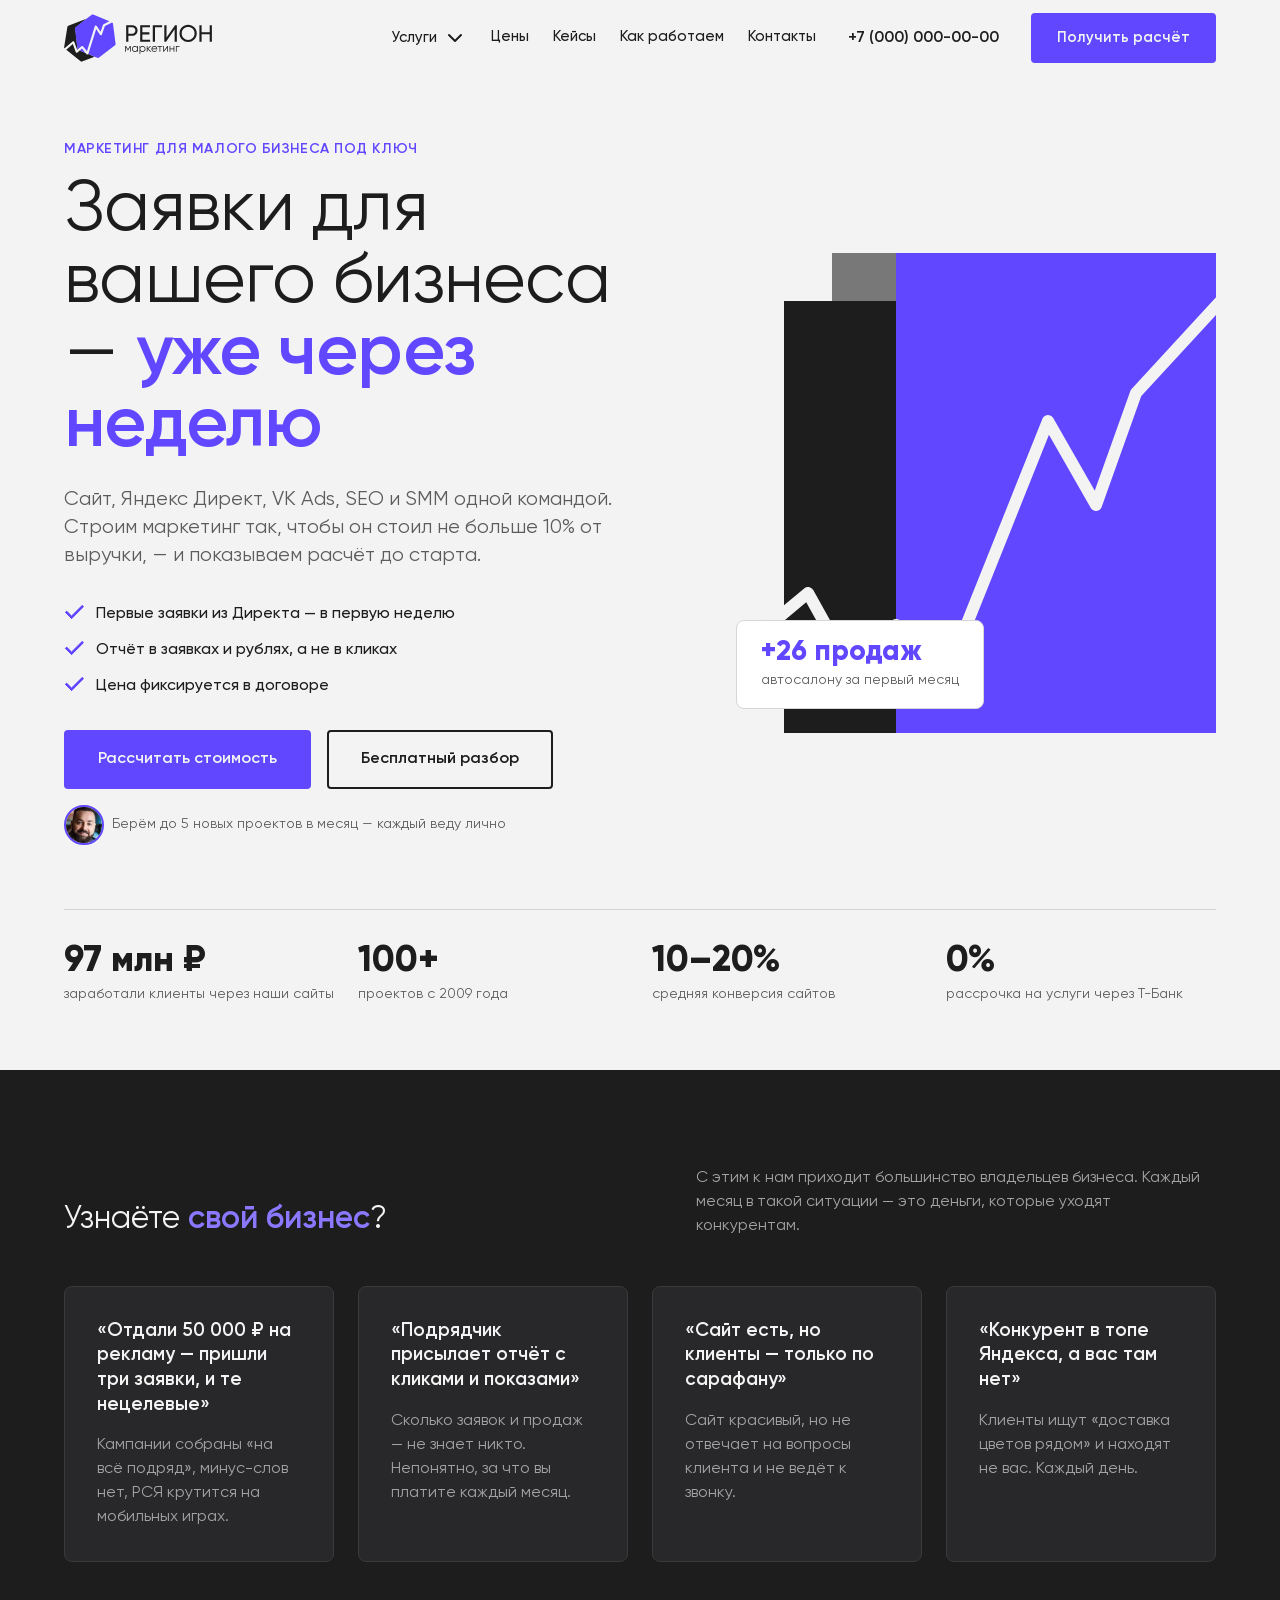
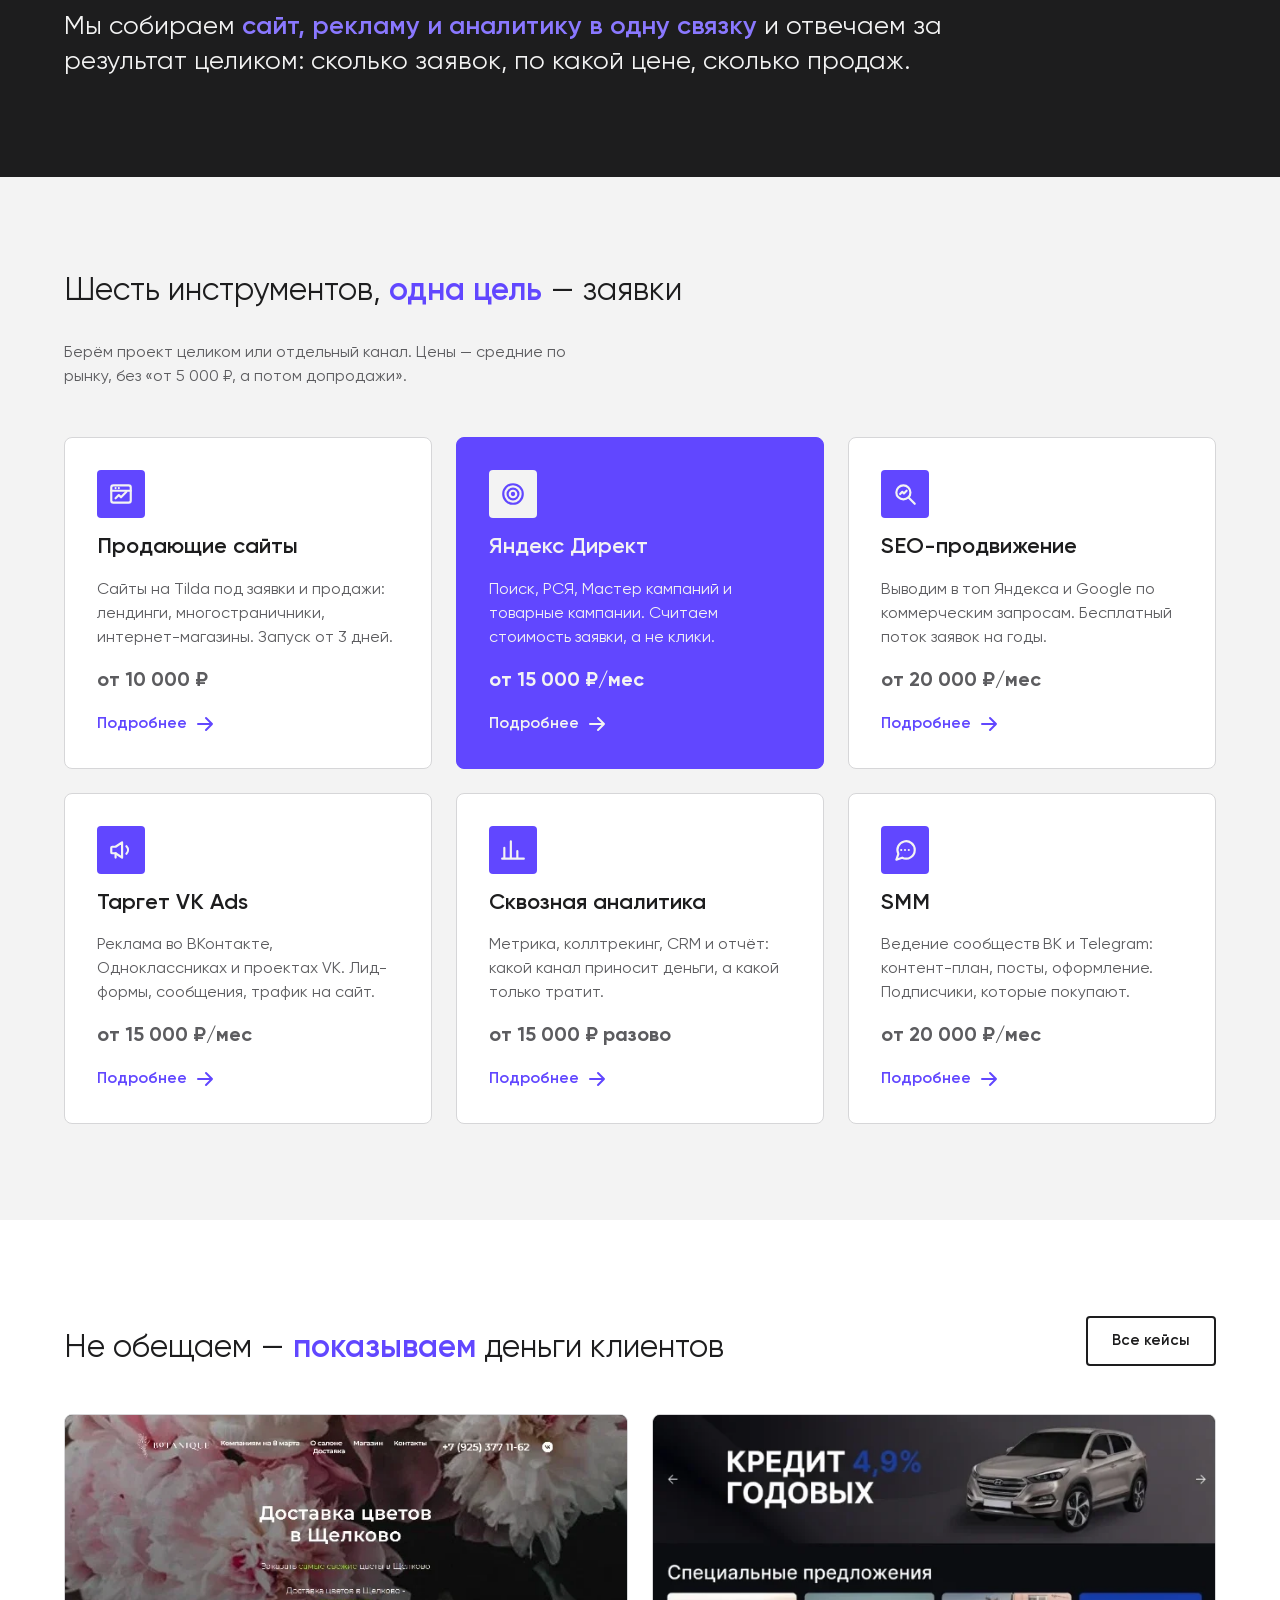
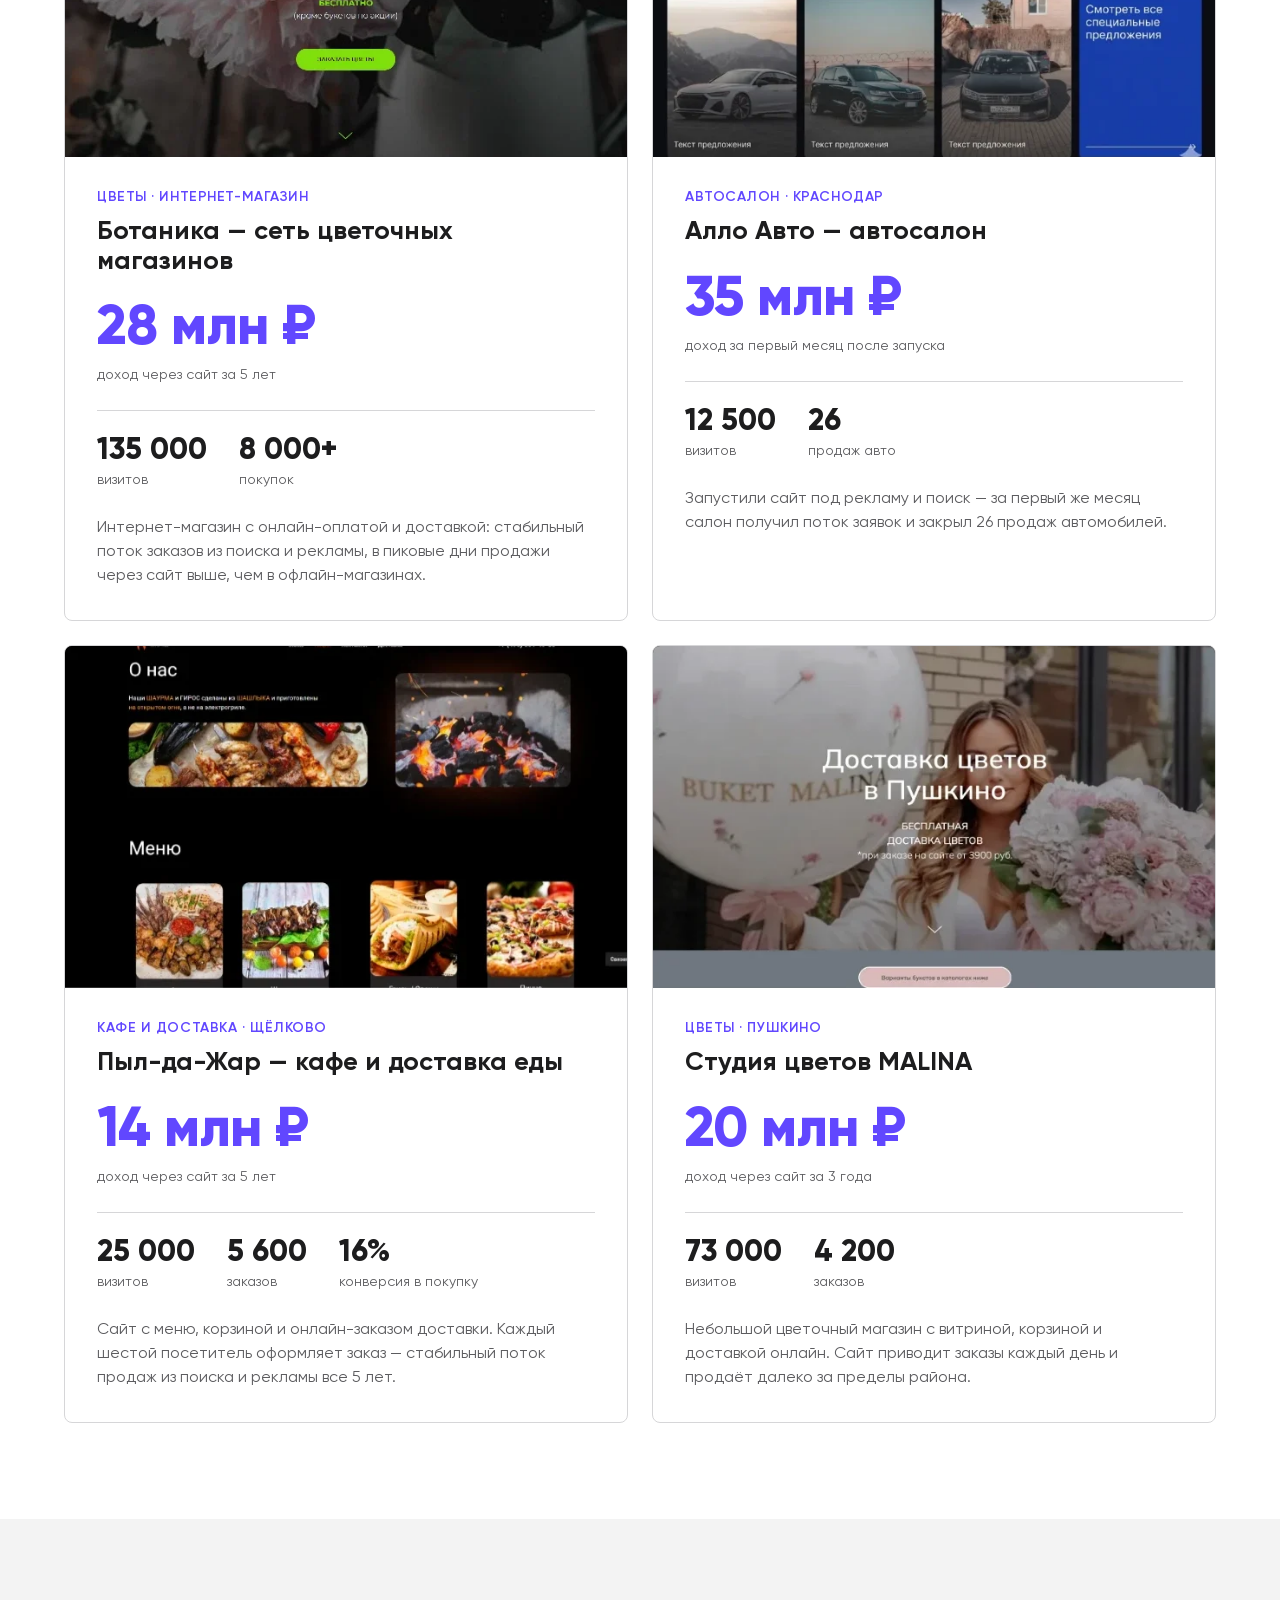
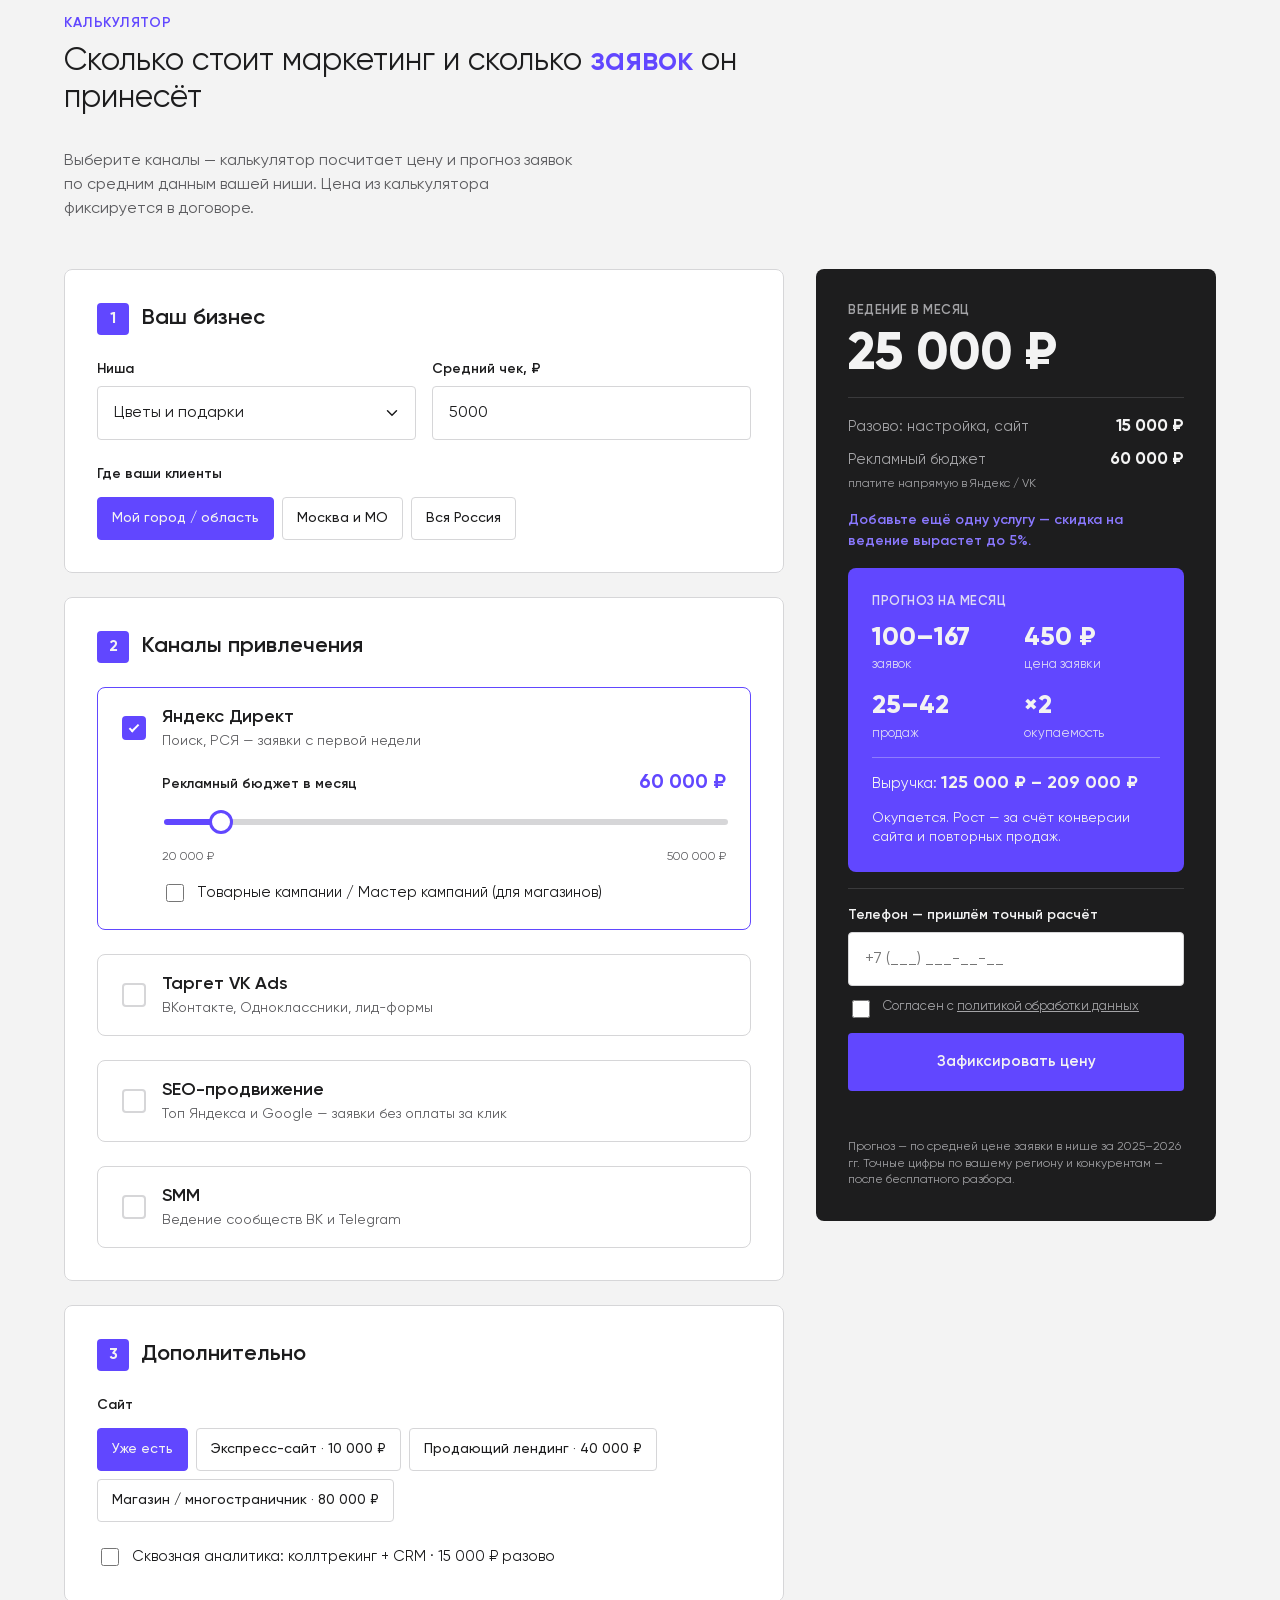
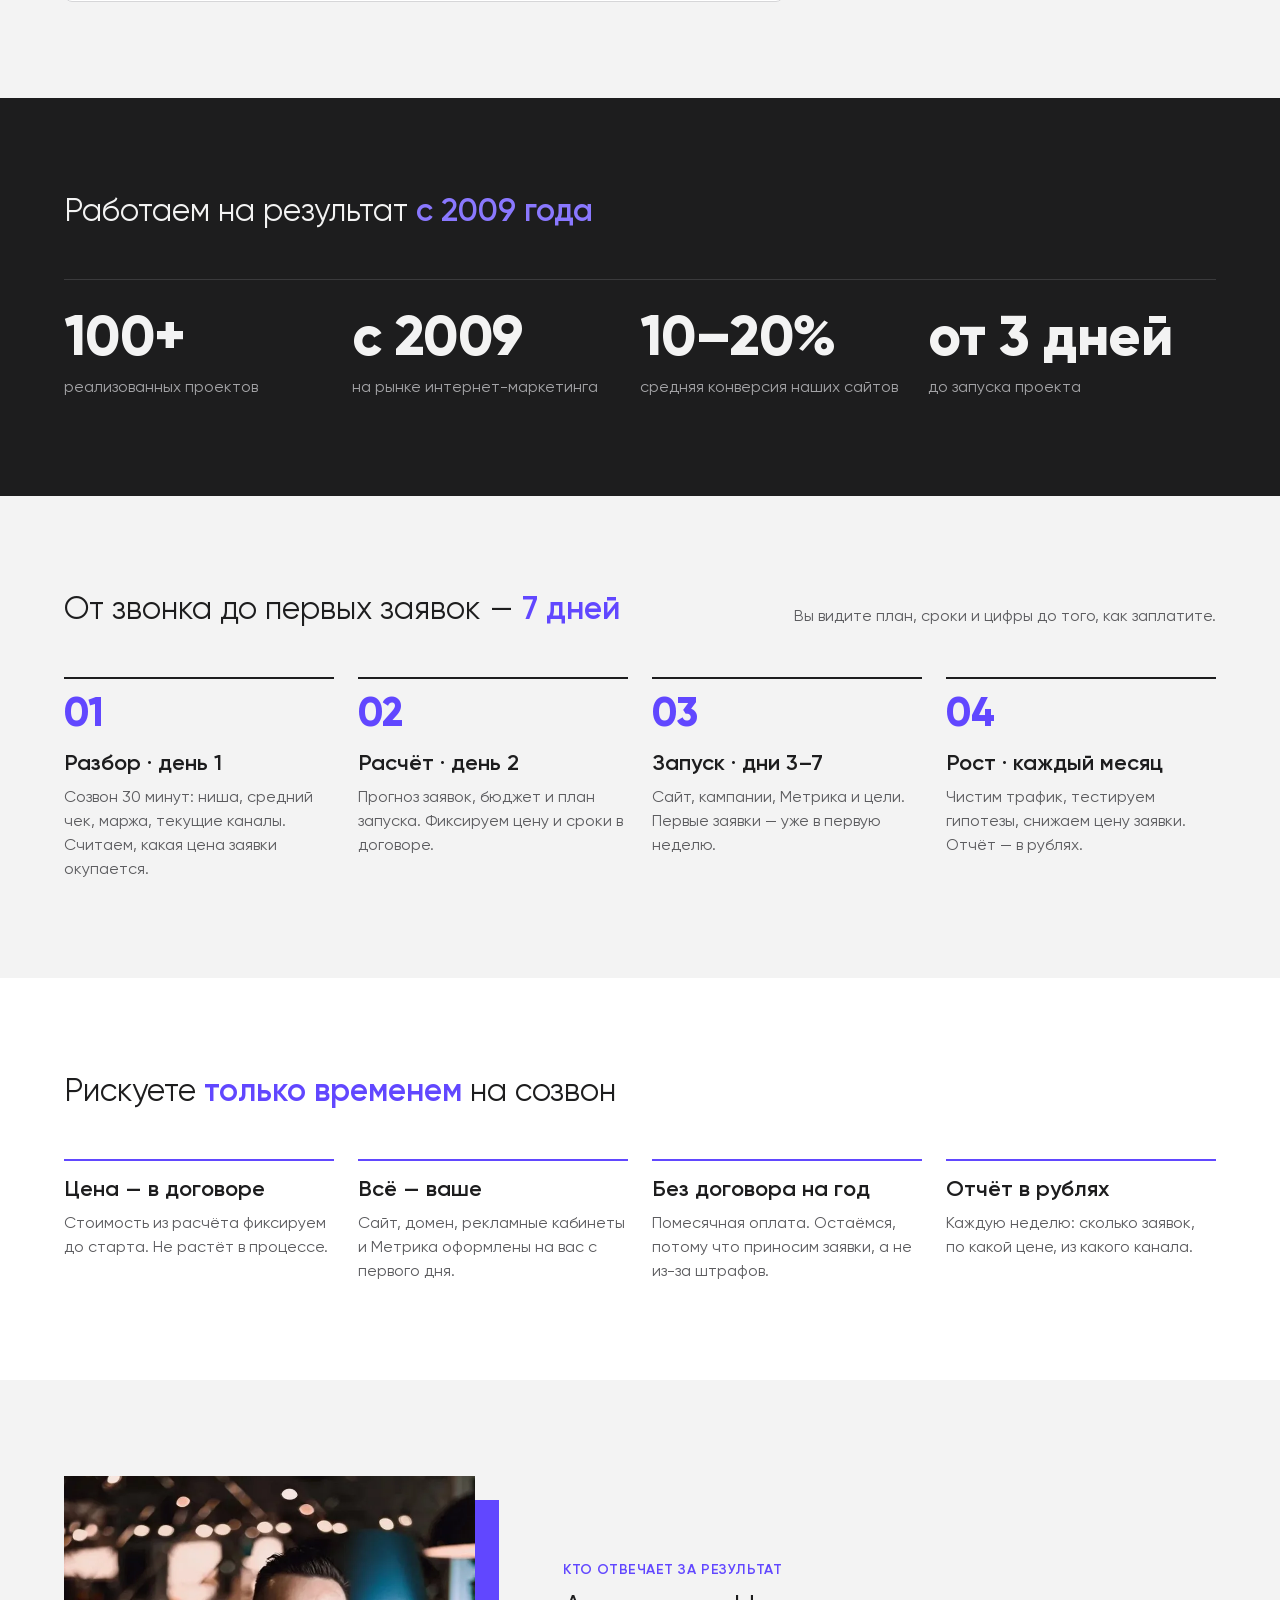
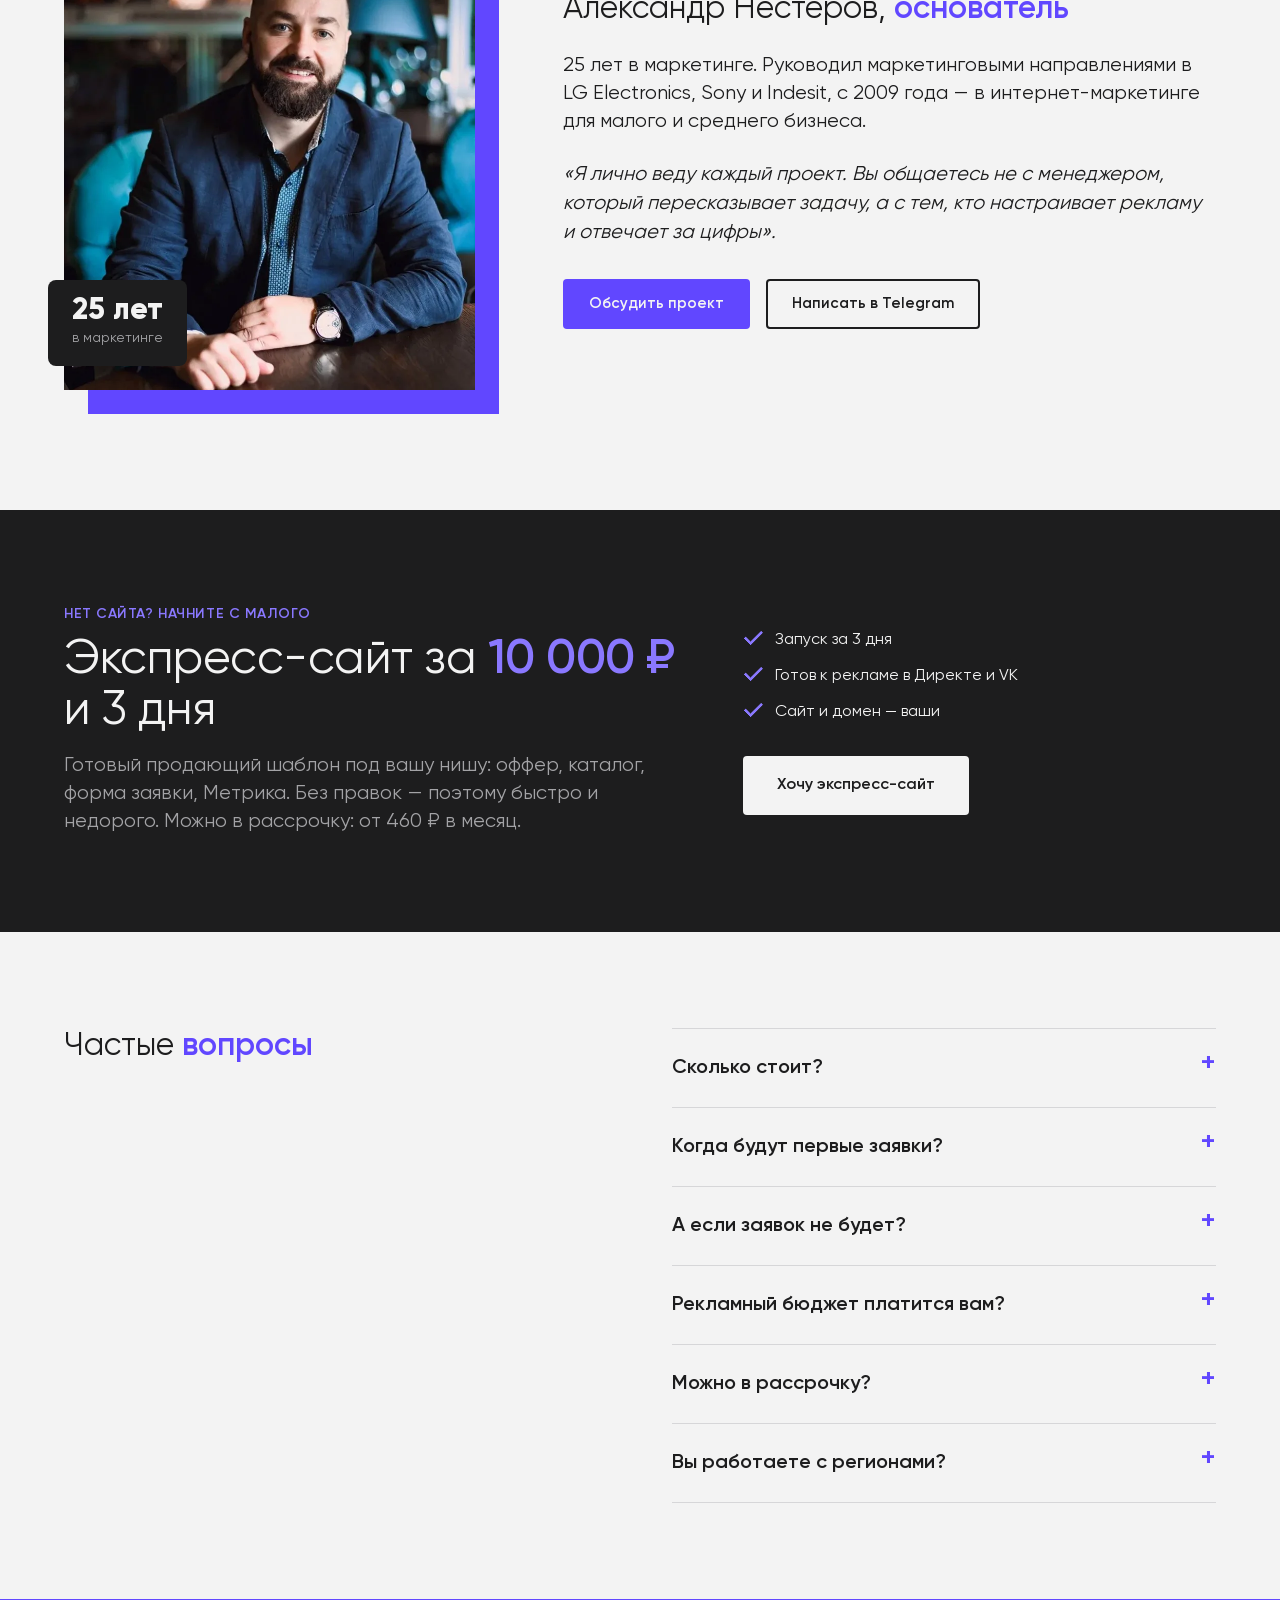
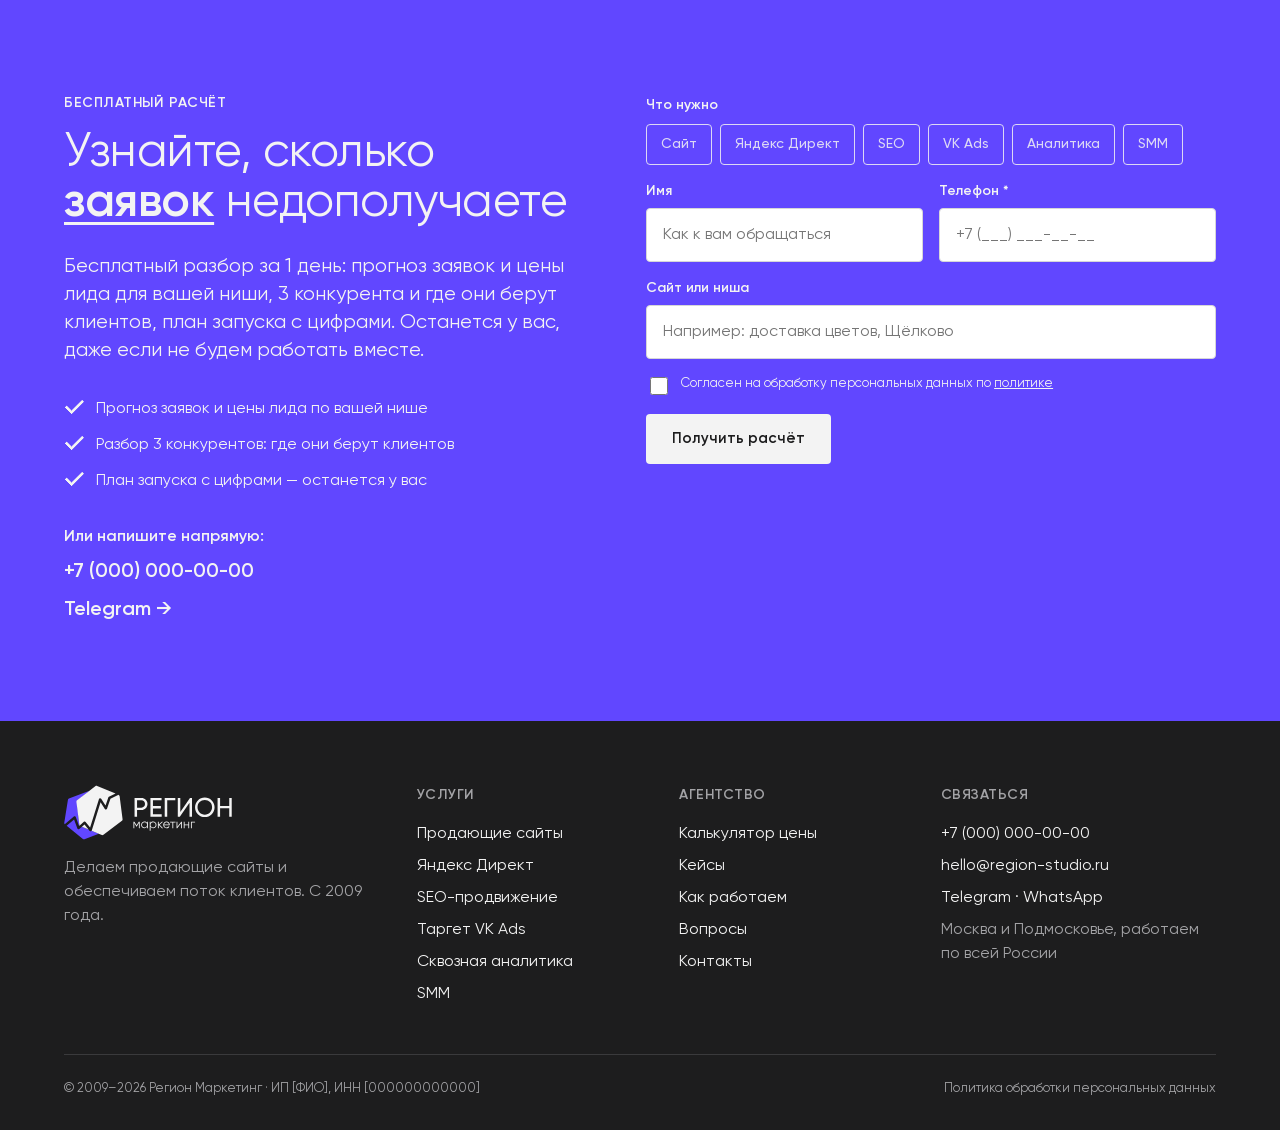
<file: region-site/index.html>
<!doctype html>
<html lang="ru">
<head>
<meta charset="utf-8">
<meta name="viewport" content="width=device-width, initial-scale=1">
<title>Регион Маркетинг — заявки для малого бизнеса: сайты, Яндекс Директ, SEO, VK Ads, SMM</title>
<meta name="description" content="Маркетинг для малого бизнеса под ключ: сайт, Яндекс Директ, VK Ads, SEO и SMM. Калькулятор стоимости и прогноз заявок. 97 млн ₽ дохода клиентов, 100+ проектов с 2009 года.">

<link rel="canonical" href="https://region-studio.ru/">
<meta property="og:type" content="website">
<meta property="og:title" content="Регион Маркетинг — заявки для малого бизнеса: сайты, Яндекс Директ, SEO, VK Ads, SMM">
<meta property="og:description" content="Маркетинг для малого бизнеса под ключ: сайт, Яндекс Директ, VK Ads, SEO и SMM. Калькулятор стоимости и прогноз заявок. 97 млн ₽ дохода клиентов, 100+ проектов с 2009 года.">
<meta property="og:url" content="https://region-studio.ru/">
<meta property="og:locale" content="ru_RU">
<meta name="theme-color" content="#6147ff">
<link rel="icon" href="assets/img/favicon.svg" type="image/svg+xml">
<link rel="preload" href="assets/fonts/Gilroy-Regular.woff2" as="font" type="font/woff2" crossorigin>
<link rel="preload" href="assets/fonts/Gilroy-Bold.woff2" as="font" type="font/woff2" crossorigin>
<link rel="stylesheet" href="assets/css/style.css">

</head>
<body>
<a class="skip" href="#main">К содержанию</a>
<header class="header">
  <div class="container header__in">
    <a class="header__logo" href="index.html" aria-label="Регион Маркетинг — на главную"><img src="assets/img/logo-light.svg" alt="Регион Маркетинг" width="150" height="48"></a>
    <nav class="nav" aria-label="Основное меню">
      <div class="nav__drop"><button type="button" aria-expanded="false" aria-haspopup="true">Услуги <svg class="icon" viewBox="0 0 24 24" aria-hidden="true"><path d="m6 9 6 6 6-6"/></svg></button><div class="nav__menu"><a href="sites.html">Продающие сайты</a><a href="direct.html">Яндекс Директ</a><a href="seo.html">SEO-продвижение</a><a href="vk-ads.html">Таргет VK Ads</a><a href="analytics.html">Сквозная аналитика</a><a href="smm.html">SMM</a></div></div>
      <a href="calculator.html">Цены</a>
      <a href="cases.html">Кейсы</a>
      <a href="index.html#process">Как работаем</a>
      <a href="contacts.html">Контакты</a>
    </nav>
    <a class="header__phone" href="tel:+70000000000">+7 (000) 000-00-00</a>
    <a class="rg-btn rg-btn--primary header__cta" href="#lead" data-open-lead>Получить расчёт</a>
    <button class="burger" type="button" aria-label="Меню" aria-expanded="false"><svg class="icon" viewBox="0 0 24 24" aria-hidden="true"><path d="M4 7h16M4 12h16M4 17h16"/></svg></button>
  </div>
</header>
<nav class="mobile-nav" aria-label="Мобильное меню">
  <a href="sites.html">Продающие сайты</a><a href="direct.html">Яндекс Директ</a><a href="seo.html">SEO-продвижение</a><a href="vk-ads.html">Таргет VK Ads</a><a href="analytics.html">Сквозная аналитика</a><a href="smm.html">SMM</a>
  <a href="calculator.html">Калькулятор цены</a>
  <a href="cases.html">Кейсы</a>
  <a href="contacts.html">Контакты</a>
  <a href="tel:+70000000000">+7 (000) 000-00-00</a>
  <a class="rg-btn rg-btn--primary" href="#lead" data-open-lead>Получить расчёт</a>
</nav>
<main id="main">
<section class="hero">
  <div class="container hero__grid">
    <div>
      <p class="label">Маркетинг для малого бизнеса под ключ</p>
      <h1 class="rg-headline display">Заявки для вашего бизнеса — <em>уже через неделю</em></h1>
      <p class="lead">Сайт, Яндекс Директ, VK Ads, SEO и SMM одной командой. Строим маркетинг так, чтобы он стоил не больше 10% от выручки, — и показываем расчёт до старта.</p>
      <ul class="checks hero__checks">
        <li>Первые заявки из Директа — в первую неделю</li>
        <li>Отчёт в заявках и рублях, а не в кликах</li>
        <li>Цена фиксируется в договоре</li>
      </ul>
      <div class="btn-row">
        <a class="rg-btn rg-btn--primary rg-btn--lg" href="#calculator">Рассчитать стоимость</a>
        <a class="rg-btn rg-btn--secondary rg-btn--lg" href="#lead" data-open-lead>Бесплатный разбор</a>
      </div>
      <p class="hero__slots"><img src="assets/img/founder-avatar.webp" alt="" width="40" height="40">Берём до 5 новых проектов в месяц — каждый веду лично</p>
    </div>
    <div class="hero__art" aria-hidden="true">
  <svg viewBox="0 0 480 480" preserveAspectRatio="xMidYMid slice">
    <rect x="96" y="0" width="64" height="48" fill="#787878"/>
    <rect x="48" y="48" width="208" height="432" fill="#1d1d1e"/>
    <rect x="160" y="0" width="320" height="480" fill="#6147ff"/>
    <polyline class="growth" stroke="#f3f3f3" points="0,400 72,340 112,412 160,372 208,428 312,168 360,252 400,140 492,40"/>
  </svg>
  <div class="hero__badge"><b>+26 продаж</b><span>автосалону за первый месяц</span></div>
</div>
  </div>
  <div class="container">
    <div class="proof">
      <div><b>97 млн ₽</b><span>заработали клиенты через наши сайты</span></div>
      <div><b>100+</b><span>проектов с 2009 года</span></div>
      <div><b>10–20%</b><span>средняя конверсия сайтов</span></div>
      <div><b>0%</b><span>рассрочка на услуги через Т-Банк</span></div>
    </div>
  </div>
</section>

<section class="section section--ink">
  <div class="container">
    <div class="section__head">
      <h2 class="rg-headline h2">Узнаёте <em>свой бизнес</em>?</h2>
      <p class="muted">С этим к нам приходит большинство владельцев бизнеса. Каждый месяц в такой ситуации — это деньги, которые уходят конкурентам.</p>
    </div>
    <div class="grid grid--4 pains"><div class="card pain"><h3 class="h3">«Отдали 50 000 ₽ на рекламу — пришли три заявки, и те нецелевые»</h3><p class="muted">Кампании собраны «на всё подряд», минус-слов нет, РСЯ крутится на мобильных играх.</p></div><div class="card pain"><h3 class="h3">«Подрядчик присылает отчёт с кликами и показами»</h3><p class="muted">Сколько заявок и продаж — не знает никто. Непонятно, за что вы платите каждый месяц.</p></div><div class="card pain"><h3 class="h3">«Сайт есть, но клиенты — только по сарафану»</h3><p class="muted">Сайт красивый, но не отвечает на вопросы клиента и не ведёт к звонку.</p></div><div class="card pain"><h3 class="h3">«Конкурент в топе Яндекса, а вас там нет»</h3><p class="muted">Клиенты ищут «доставка цветов рядом» и находят не вас. Каждый день.</p></div></div>
    <p class="pains__answer">Мы собираем <b>сайт, рекламу и аналитику в одну связку</b> и отвечаем за результат целиком: сколько заявок, по какой цене, сколько продаж.</p>
  </div>
</section>

<section class="section" id="services">
  <div class="container">
    <div class="section__head">
      <h2 class="rg-headline h2">Шесть инструментов, <em>одна цель</em> — заявки</h2>
      <p class="muted">Берём проект целиком или отдельный канал. Цены — средние по рынку, без «от 5 000 ₽, а потом допродажи».</p>
    </div>
    <div class="grid grid--3"><a class="card service" href="sites.html">
      <span class="service__icon"><svg class="icon" viewBox="0 0 24 24" aria-hidden="true"><rect x="3" y="4" width="18" height="16" rx="2"/><path d="M3 9h18M7 6.5h.01M10 6.5h.01"/><path d="M7 16l3-3 2 2 5-5"/></svg></span>
      <h3 class="h3">Продающие сайты</h3>
      <p>Сайты на Tilda под заявки и продажи: лендинги, многостраничники, интернет-магазины. Запуск от 3 дней.</p>
      <p class="service__price">от 10 000 ₽</p>
      <span class="service__more">Подробнее <svg class="icon" viewBox="0 0 24 24" aria-hidden="true"><path d="M5 12h14M13 6l6 6-6 6"/></svg></span>
    </a><a class="card service service--featured" href="direct.html">
      <span class="service__icon"><svg class="icon" viewBox="0 0 24 24" aria-hidden="true"><circle cx="12" cy="12" r="9"/><circle cx="12" cy="12" r="5"/><circle cx="12" cy="12" r="1"/></svg></span>
      <h3 class="h3">Яндекс Директ</h3>
      <p>Поиск, РСЯ, Мастер кампаний и товарные кампании. Считаем стоимость заявки, а не клики.</p>
      <p class="service__price">от 15 000 ₽/мес</p>
      <span class="service__more">Подробнее <svg class="icon" viewBox="0 0 24 24" aria-hidden="true"><path d="M5 12h14M13 6l6 6-6 6"/></svg></span>
    </a><a class="card service" href="seo.html">
      <span class="service__icon"><svg class="icon" viewBox="0 0 24 24" aria-hidden="true"><circle cx="10.5" cy="10.5" r="6.5"/><path d="M15.5 15.5 21 21"/><path d="M7.5 12l2-2 1.5 1.5 2.5-2.5"/></svg></span>
      <h3 class="h3">SEO-продвижение</h3>
      <p>Выводим в топ Яндекса и Google по коммерческим запросам. Бесплатный поток заявок на годы.</p>
      <p class="service__price">от 20 000 ₽/мес</p>
      <span class="service__more">Подробнее <svg class="icon" viewBox="0 0 24 24" aria-hidden="true"><path d="M5 12h14M13 6l6 6-6 6"/></svg></span>
    </a><a class="card service" href="vk-ads.html">
      <span class="service__icon"><svg class="icon" viewBox="0 0 24 24" aria-hidden="true"><path d="M3 10v4a1 1 0 0 0 1 1h3l6 4V5L7 9H4a1 1 0 0 0-1 1z"/><path d="M17 8.5a5 5 0 0 1 0 7M7 15v4"/></svg></span>
      <h3 class="h3">Таргет VK Ads</h3>
      <p>Реклама во ВКонтакте, Одноклассниках и проектах VK. Лид-формы, сообщения, трафик на сайт.</p>
      <p class="service__price">от 15 000 ₽/мес</p>
      <span class="service__more">Подробнее <svg class="icon" viewBox="0 0 24 24" aria-hidden="true"><path d="M5 12h14M13 6l6 6-6 6"/></svg></span>
    </a><a class="card service" href="analytics.html">
      <span class="service__icon"><svg class="icon" viewBox="0 0 24 24" aria-hidden="true"><path d="M4 20V10M10 20V4M16 20v-7M22 20H2"/></svg></span>
      <h3 class="h3">Сквозная аналитика</h3>
      <p>Метрика, коллтрекинг, CRM и отчёт: какой канал приносит деньги, а какой только тратит.</p>
      <p class="service__price">от 15 000 ₽ разово</p>
      <span class="service__more">Подробнее <svg class="icon" viewBox="0 0 24 24" aria-hidden="true"><path d="M5 12h14M13 6l6 6-6 6"/></svg></span>
    </a><a class="card service" href="smm.html">
      <span class="service__icon"><svg class="icon" viewBox="0 0 24 24" aria-hidden="true"><path d="M21 12a8 8 0 0 1-11.6 7.1L4 21l1.9-5.4A8 8 0 1 1 21 12z"/><path d="M8.5 12h.01M12 12h.01M15.5 12h.01"/></svg></span>
      <h3 class="h3">SMM</h3>
      <p>Ведение сообществ ВК и Telegram: контент-план, посты, оформление. Подписчики, которые покупают.</p>
      <p class="service__price">от 20 000 ₽/мес</p>
      <span class="service__more">Подробнее <svg class="icon" viewBox="0 0 24 24" aria-hidden="true"><path d="M5 12h14M13 6l6 6-6 6"/></svg></span>
    </a></div>
  </div>
</section>

<section class="section section--raised" id="cases">
  <div class="container">
    <div class="section__head">
      <h2 class="rg-headline h2">Не обещаем — <em>показываем</em> деньги клиентов</h2>
      <a class="rg-btn rg-btn--secondary" href="cases.html">Все кейсы</a>
    </div>
    <div class="cases"><article class="case">
  <div class="case__img"><img src="assets/img/cases/botanika.webp" alt="Главный экран сайта доставки цветов «Ботаника» в Щёлково" loading="lazy" width="650" height="395"></div>
  <div class="case__body">
    <p class="label">Цветы · интернет-магазин</p>
    <h3 class="case__title">Ботаника — сеть цветочных магазинов</h3>
    <p class="case__money">28 млн ₽</p>
    <p class="case__money-cap">доход через сайт за 5 лет</p>
    <div class="case__stats"><div><b>135 000</b><span>визитов</span></div><div><b>8 000+</b><span>покупок</span></div></div>
    <p class="case__text">Интернет-магазин с онлайн-оплатой и доставкой: стабильный поток заказов из поиска и рекламы, в пиковые дни продажи через сайт выше, чем в офлайн-магазинах.</p>
  </div>
</article><article class="case">
  <div class="case__img"><img src="assets/img/cases/allo-avto.webp" alt="Сайт автосалона «Алло Авто»: баннер «Кредит 4,9% годовых» и спецпредложения" loading="lazy" width="650" height="395"></div>
  <div class="case__body">
    <p class="label">Автосалон · Краснодар</p>
    <h3 class="case__title">Алло Авто — автосалон</h3>
    <p class="case__money">35 млн ₽</p>
    <p class="case__money-cap">доход за первый месяц после запуска</p>
    <div class="case__stats"><div><b>12 500</b><span>визитов</span></div><div><b>26</b><span>продаж авто</span></div></div>
    <p class="case__text">Запустили сайт под рекламу и поиск — за первый же месяц салон получил поток заявок и закрыл 26 продаж автомобилей.</p>
  </div>
</article><article class="case">
  <div class="case__img"><img src="assets/img/cases/pyl-da-zhar.webp" alt="Сайт кафе «Пыл-да-Жар»: блок «О нас» и меню с шаурмой и шашлыком" loading="lazy" width="650" height="395"></div>
  <div class="case__body">
    <p class="label">Кафе и доставка · Щёлково</p>
    <h3 class="case__title">Пыл-да-Жар — кафе и доставка еды</h3>
    <p class="case__money">14 млн ₽</p>
    <p class="case__money-cap">доход через сайт за 5 лет</p>
    <div class="case__stats"><div><b>25 000</b><span>визитов</span></div><div><b>5 600</b><span>заказов</span></div><div><b>16%</b><span>конверсия в покупку</span></div></div>
    <p class="case__text">Сайт с меню, корзиной и онлайн-заказом доставки. Каждый шестой посетитель оформляет заказ — стабильный поток продаж из поиска и рекламы все 5 лет.</p>
  </div>
</article><article class="case">
  <div class="case__img"><img src="assets/img/cases/malina.webp" alt="Сайт студии цветов MALINA: «Доставка цветов в Пушкино»" loading="lazy" width="650" height="395"></div>
  <div class="case__body">
    <p class="label">Цветы · Пушкино</p>
    <h3 class="case__title">Студия цветов MALINA</h3>
    <p class="case__money">20 млн ₽</p>
    <p class="case__money-cap">доход через сайт за 3 года</p>
    <div class="case__stats"><div><b>73 000</b><span>визитов</span></div><div><b>4 200</b><span>заказов</span></div></div>
    <p class="case__text">Небольшой цветочный магазин с витриной, корзиной и доставкой онлайн. Сайт приводит заказы каждый день и продаёт далеко за пределы района.</p>
  </div>
</article></div>
  </div>
</section>

<section class="section" id="calculator">
  <div class="container">
    <div class="section__head">
      <div><p class="label">Калькулятор</p><h2 class="rg-headline h2" style="margin-top:12px">Сколько стоит маркетинг и сколько <em>заявок</em> он принесёт</h2></div>
      <p class="muted">Выберите каналы — калькулятор посчитает цену и прогноз заявок по средним данным вашей ниши. Цена из калькулятора фиксируется в договоре.</p>
    </div>
    <div class="calc" id="calc">
      <div class="calc__form">
        <fieldset class="calc-step">
          <legend><span>1</span> Ваш бизнес</legend>
          <div class="row2">
            <div class="field"><label for="c-niche">Ниша</label><select id="c-niche" name="niche"><option value="flowers" selected>Цветы и подарки</option><option value="food">Кафе, доставка еды</option><option value="beauty">Красота, медицина</option><option value="repair">Ремонт, стройка, услуги для дома</option><option value="auto">Авто: продажа и сервис</option><option value="edu">Обучение, курсы</option><option value="realty">Недвижимость</option><option value="b2b">B2B, производство, опт</option><option value="other">Другое</option></select></div>
            <div class="field"><label for="c-check">Средний чек, ₽</label><input id="c-check" name="check" type="number" min="0" step="500" value="5000" inputmode="numeric"></div>
          </div>
          <div class="field"><span class="field__label">Где ваши клиенты</span><div class="opts"><label><input type="radio" name="region" value="local" checked><span>Мой город / область</span></label><label><input type="radio" name="region" value="msk"><span>Москва и МО</span></label><label><input type="radio" name="region" value="rf"><span>Вся Россия</span></label></div></div>
        </fieldset>

        <fieldset class="calc-step">
          <legend><span>2</span> Каналы привлечения</legend>
          <div class="calc-svc" data-svc="direct">
      <label class="calc-svc__head">
        <input type="checkbox" name="svc_direct" checked>
        <span class="calc-svc__check" aria-hidden="true"></span>
        <span><b>Яндекс Директ</b><small>Поиск, РСЯ — заявки с первой недели</small></span>
      </label>
      <div class="calc-svc__opts"><div class="calc-range">
        <div class="calc-range__top"><label for="c-direct_budget">Рекламный бюджет в месяц</label><output data-out="direct_budget">60 000 ₽</output></div>
        <input id="c-direct_budget" type="range" name="direct_budget" min="20000" max="500000" step="5000" value="60000">
        <div class="calc-range__scale"><span>20 000 ₽</span><span>500 000 ₽</span></div>
      </div><label class="tick"><input type="checkbox" name="direct_shop"><span>Товарные кампании / Мастер кампаний (для магазинов)</span></label></div>
    </div>
          <div class="calc-svc" data-svc="vk-ads">
      <label class="calc-svc__head">
        <input type="checkbox" name="svc_vk">
        <span class="calc-svc__check" aria-hidden="true"></span>
        <span><b>Таргет VK Ads</b><small>ВКонтакте, Одноклассники, лид-формы</small></span>
      </label>
      <div class="calc-svc__opts"><div class="calc-range">
        <div class="calc-range__top"><label for="c-vk_budget">Рекламный бюджет в месяц</label><output data-out="vk_budget">30 000 ₽</output></div>
        <input id="c-vk_budget" type="range" name="vk_budget" min="15000" max="300000" step="5000" value="30000">
        <div class="calc-range__scale"><span>15 000 ₽</span><span>300 000 ₽</span></div>
      </div></div>
    </div>
          <div class="calc-svc" data-svc="seo">
      <label class="calc-svc__head">
        <input type="checkbox" name="svc_seo">
        <span class="calc-svc__check" aria-hidden="true"></span>
        <span><b>SEO-продвижение</b><small>Топ Яндекса и Google — заявки без оплаты за клик</small></span>
      </label>
      <div class="calc-svc__opts"><div class="field"><span class="field__label">Сайт</span><div class="opts"><label><input type="radio" name="seo_size" value="landing"><span>Лендинг</span></label><label><input type="radio" name="seo_size" value="site" checked><span>Сайт до 50 стр.</span></label><label><input type="radio" name="seo_size" value="shop"><span>Интернет-магазин</span></label></div></div></div>
    </div>
          <div class="calc-svc" data-svc="smm">
      <label class="calc-svc__head">
        <input type="checkbox" name="svc_smm">
        <span class="calc-svc__check" aria-hidden="true"></span>
        <span><b>SMM</b><small>Ведение сообществ ВК и Telegram</small></span>
      </label>
      <div class="calc-svc__opts"><div class="field"><span class="field__label">Постов в неделю</span><div class="opts"><label><input type="radio" name="smm_posts" value="3" checked><span>3</span></label><label><input type="radio" name="smm_posts" value="5"><span>5</span></label><label><input type="radio" name="smm_posts" value="7"><span>7</span></label></div></div><label class="tick"><input type="checkbox" name="smm_tg"><span>+ Telegram-канал</span></label><label class="tick"><input type="checkbox" name="smm_video"><span>+ Клипы и истории</span></label></div>
    </div>
        </fieldset>

        <fieldset class="calc-step">
          <legend><span>3</span> Дополнительно</legend>
          <div class="field"><span class="field__label">Сайт</span><div class="opts"><label><input type="radio" name="site" value="none" checked><span>Уже есть</span></label><label><input type="radio" name="site" value="express"><span>Экспресс-сайт · 10 000 ₽</span></label><label><input type="radio" name="site" value="landing"><span>Продающий лендинг · 40 000 ₽</span></label><label><input type="radio" name="site" value="shop"><span>Магазин / многостраничник · 80 000 ₽</span></label></div></div>
          <label class="tick"><input type="checkbox" name="analytics"><span>Сквозная аналитика: коллтрекинг + CRM · 15 000 ₽ разово</span></label>
        </fieldset>
      </div>

      <aside class="calc__sum" aria-live="polite">
        <p class="calc__sum-label">Ведение в месяц</p>
        <p class="calc__big" data-r="monthly">0 ₽</p>
        <dl class="calc__rows">
          <div data-r="disc-row" hidden><dt>Скидка за пакет</dt><dd data-r="disc"></dd></div>
          <div><dt>Разово: настройка, сайт</dt><dd data-r="once">0 ₽</dd></div>
          <div><dt>Рекламный бюджет<br><small>платите напрямую в Яндекс / VK</small></dt><dd data-r="ads">—</dd></div>
        </dl>
        <p class="calc__upsell" data-r="upsell"></p>
        <p class="calc__empty" data-r="empty" hidden>Выберите хотя бы один канал.</p>

        <div class="calc__fc" data-r="forecast">
          <p class="calc__sum-label">Прогноз на месяц</p>
          <div class="calc__fc-grid">
            <div><b data-r="leads">—</b><span>заявок</span></div>
            <div><b data-r="cpl">—</b><span>цена заявки</span></div>
            <div><b data-r="sales">—</b><span>продаж</span></div>
            <div><b data-r="romi">—</b><span>окупаемость</span></div>
          </div>
          <p class="calc__rev">Выручка: <b data-r="revenue">—</b></p>
          <p class="calc__note" data-r="romi-note"></p>
        </div>
        <p class="calc__note" data-r="seo-note" hidden>SEO и SMM работают накопительно: первые заявки из поиска — через 2–4 месяца, дальше поток растёт без оплаты за клик.</p>

        <form class="lead-form calc__form-lead" novalidate>
          <input type="hidden" name="calc" value="">
          <input type="hidden" name="service[]" value="Калькулятор">
          <div class="field"><label for="calc-phone">Телефон — пришлём точный расчёт</label><input id="calc-phone" name="phone" type="tel" autocomplete="tel" inputmode="tel" placeholder="+7 (___) ___-__-__" required></div>
          <input class="hp" type="text" name="website" tabindex="-1" autocomplete="off" aria-hidden="true">
          <label class="consent"><input type="checkbox" name="consent" required><span>Согласен с <a href="privacy.html" target="_blank">политикой обработки данных</a></span></label>
          <button class="rg-btn rg-btn--primary" type="submit">Зафиксировать цену</button>
          <p class="form-note" role="status" aria-live="polite"></p>
        </form>
        <p class="calc__fine">Прогноз — по средней цене заявки в нише за 2025–2026 гг. Точные цифры по вашему региону и конкурентам — после бесплатного разбора.</p>
      </aside>
    </div>
  </div>
</section>

<section class="section section--ink">
  <div class="container">
    <div class="section__head"><h2 class="rg-headline h2">Работаем на результат <em>с 2009 года</em></h2></div>
    <div class="stats"><div><b>100+</b><span>реализованных проектов</span></div><div><b>с 2009</b><span>на рынке интернет-маркетинга</span></div><div><b>10–20%</b><span>средняя конверсия наших сайтов</span></div><div><b>от 3 дней</b><span>до запуска проекта</span></div></div>
  </div>
</section>

<section class="section" id="process">
  <div class="container">
    <div class="section__head">
      <h2 class="rg-headline h2">От звонка до первых заявок — <em>7 дней</em></h2>
      <p class="muted">Вы видите план, сроки и цифры до того, как заплатите.</p>
    </div>
    <ol class="steps">
      <li><h3 class="h3">Разбор · день 1</h3><p>Созвон 30 минут: ниша, средний чек, маржа, текущие каналы. Считаем, какая цена заявки окупается.</p></li>
      <li><h3 class="h3">Расчёт · день 2</h3><p>Прогноз заявок, бюджет и план запуска. Фиксируем цену и сроки в договоре.</p></li>
      <li><h3 class="h3">Запуск · дни 3–7</h3><p>Сайт, кампании, Метрика и цели. Первые заявки — уже в первую неделю.</p></li>
      <li><h3 class="h3">Рост · каждый месяц</h3><p>Чистим трафик, тестируем гипотезы, снижаем цену заявки. Отчёт — в рублях.</p></li>
    </ol>
  </div>
</section>

<section class="section section--raised">
  <div class="container">
    <div class="section__head"><h2 class="rg-headline h2">Рискуете <em>только временем</em> на созвон</h2></div>
    <div class="grid grid--4"><div class="guar"><h3 class="h3">Цена — в договоре</h3><p class="muted">Стоимость из расчёта фиксируем до старта. Не растёт в процессе.</p></div><div class="guar"><h3 class="h3">Всё — ваше</h3><p class="muted">Сайт, домен, рекламные кабинеты и Метрика оформлены на вас с первого дня.</p></div><div class="guar"><h3 class="h3">Без договора на год</h3><p class="muted">Помесячная оплата. Остаёмся, потому что приносим заявки, а не из-за штрафов.</p></div><div class="guar"><h3 class="h3">Отчёт в рублях</h3><p class="muted">Каждую неделю: сколько заявок, по какой цене, из какого канала.</p></div></div>
  </div>
</section>

<section class="section">
  <div class="container founder">
    <div class="founder__media">
      <div class="founder__img"><img src="assets/img/founder.webp" alt="Александр Нестеров, основатель агентства «Регион Маркетинг»" width="800" height="1202" loading="lazy"></div>
      <div class="founder__badge"><b>25 лет</b><span>в маркетинге</span></div>
    </div>
    <div>
      <p class="label">Кто отвечает за результат</p>
      <h2 class="rg-headline h2" style="margin:12px 0 24px">Александр Нестеров, <em>основатель</em></h2>
      <p class="lead">25 лет в маркетинге. Руководил маркетинговыми направлениями в LG Electronics, Sony и Indesit, с 2009 года — в интернет-маркетинге для малого и среднего бизнеса.</p>
      <blockquote class="founder__quote">«Я лично веду каждый проект. Вы общаетесь не с менеджером, который пересказывает задачу, а с тем, кто настраивает рекламу и отвечает за цифры».</blockquote>
      <div class="btn-row"><a class="rg-btn rg-btn--primary" href="#lead" data-open-lead>Обсудить проект</a><a class="rg-btn rg-btn--secondary" href="https://t.me/USERNAME" target="_blank" rel="noopener">Написать в Telegram</a></div>
    </div>
  </div>
</section>

<section class="section section--ink">
  <div class="container express">
    <div>
      <p class="label">Нет сайта? Начните с малого</p>
      <h2 class="rg-headline h1" style="margin:12px 0 16px">Экспресс-сайт за <em>10 000 ₽</em> и 3 дня</h2>
      <p class="lead muted">Готовый продающий шаблон под вашу нишу: оффер, каталог, форма заявки, Метрика. Без правок — поэтому быстро и недорого. Можно в рассрочку: от 460 ₽ в месяц.</p>
    </div>
    <div class="express__cta">
      <ul class="checks"><li>Запуск за 3 дня</li><li>Готов к рекламе в Директе и VK</li><li>Сайт и домен — ваши</li></ul>
      <a class="rg-btn rg-btn--on-accent rg-btn--lg" href="#lead" data-open-lead data-service="Сайт">Хочу экспресс-сайт</a>
    </div>
  </div>
</section>

<section class="section" id="faq">
  <div class="container split">
    <h2 class="rg-headline h2">Частые <em>вопросы</em></h2>
    <div class="faq">
      <details><summary>Сколько стоит?</summary><p>Ведение Директа — от 15 000 ₽/мес, VK Ads — от 15 000 ₽/мес, SEO — от 20 000 ₽/мес, SMM — от 20 000 ₽/мес, сайт — от 10 000 ₽. Точную сумму для вашей ниши покажет <a href="#calculator">калькулятор</a>, а на разборе зафиксируем её в договоре.</p></details>
      <details><summary>Когда будут первые заявки?</summary><p>Из Яндекс Директа и VK Ads — обычно в первую неделю после запуска. SEO — накопительный канал: первые позиции через 2–4 месяца, дальше поток растёт без оплаты за клик.</p></details>
      <details><summary>А если заявок не будет?</summary><p>До старта считаем прогноз и показываем, на какую цену заявки ориентируемся. Если через месяц цифры хуже прогноза — разбираем причины и перестраиваем кампании без доплат. Договор помесячный: держать вас нечем, кроме результата.</p></details>
      <details><summary>Рекламный бюджет платится вам?</summary><p>Нет. Бюджет вы пополняете сами в своём кабинете Яндекса или VK — деньги под вашим контролем. Нам платите только за работу.</p></details>
      <details><summary>Можно в рассрочку?</summary><p>Да, через Т-Банк — без переплаты.</p></details>
      <details><summary>Вы работаете с регионами?</summary><p>Да. Большая часть клиентов — локальный бизнес Подмосковья и регионов: Щёлково, Пушкино, Краснодар. Работаем удалённо по всей России.</p></details>
    </div>
  </div>
</section>
<section class="section section--accent" id="lead">
  <div class="container cta__grid">
    <div>
      <p class="label">Бесплатный расчёт</p>
      <h2 class="rg-headline h1" style="margin-top:16px">Узнайте, сколько <em>заявок</em> недополучаете</h2>
      <p class="lead">Бесплатный разбор за 1 день: прогноз заявок и цены лида для вашей ниши, 3 конкурента и где они берут клиентов, план запуска с цифрами. Останется у вас, даже если не будем работать вместе.</p>
      <ul class="checks" style="margin-top:32px">
        <li>Прогноз заявок и цены лида по вашей нише</li>
        <li>Разбор 3 конкурентов: где они берут клиентов</li>
        <li>План запуска с цифрами — останется у вас</li>
      </ul>
      <div class="cta__contacts">
        <span>Или напишите напрямую:</span>
        <a href="tel:+70000000000">+7 (000) 000-00-00</a>
        <a href="https://t.me/USERNAME" target="_blank" rel="noopener">Telegram →</a>
      </div>
    </div>
    <form class="lead-form" novalidate>
    <fieldset class="chips"><legend>Что нужно</legend><label><input type="checkbox" name="service[]" value="Сайт"><span>Сайт</span></label><label><input type="checkbox" name="service[]" value="Яндекс Директ"><span>Яндекс Директ</span></label><label><input type="checkbox" name="service[]" value="SEO"><span>SEO</span></label><label><input type="checkbox" name="service[]" value="VK Ads"><span>VK Ads</span></label><label><input type="checkbox" name="service[]" value="Аналитика"><span>Аналитика</span></label><label><input type="checkbox" name="service[]" value="SMM"><span>SMM</span></label></fieldset>
    <div class="row2">
      <div class="field"><label for="cta-name">Имя</label><input id="cta-name" name="name" autocomplete="name" placeholder="Как к вам обращаться"></div>
      <div class="field"><label for="cta-phone">Телефон *</label><input id="cta-phone" name="phone" type="tel" autocomplete="tel" inputmode="tel" placeholder="+7 (___) ___-__-__" required></div>
    </div>
    <div class="field"><label for="cta-site">Сайт или ниша</label><input id="cta-site" name="site" placeholder="Например: доставка цветов, Щёлково"></div>
    <input class="hp" type="text" name="website" tabindex="-1" autocomplete="off" aria-hidden="true">
    <label class="consent"><input type="checkbox" name="consent" required><span>Согласен на обработку персональных данных по <a href="privacy.html" target="_blank">политике</a></span></label>
    <button class="rg-btn rg-btn--on-accent" type="submit">Получить расчёт</button>
    <p class="form-note" role="status" aria-live="polite"></p>
    </form>
  </div>
</section>
</main>
<footer class="footer">
  <div class="container">
    <div class="footer__grid">
      <div class="stack">
        <img class="footer__logo" src="assets/img/logo-dark.svg" alt="Регион Маркетинг" width="170" height="55" loading="lazy">
        <p class="muted" style="color:var(--ink-inverse-muted);max-width:300px">Делаем продающие сайты и обеспечиваем поток клиентов. С 2009 года.</p>
      </div>
      <div><h4>Услуги</h4><ul><li><a href="sites.html">Продающие сайты</a></li><li><a href="direct.html">Яндекс Директ</a></li><li><a href="seo.html">SEO-продвижение</a></li><li><a href="vk-ads.html">Таргет VK Ads</a></li><li><a href="analytics.html">Сквозная аналитика</a></li><li><a href="smm.html">SMM</a></li></ul></div>
      <div><h4>Агентство</h4><ul><li><a href="calculator.html">Калькулятор цены</a></li><li><a href="cases.html">Кейсы</a></li><li><a href="index.html#process">Как работаем</a></li><li><a href="index.html#faq">Вопросы</a></li><li><a href="contacts.html">Контакты</a></li></ul></div>
      <div><h4>Связаться</h4><ul>
        <li><a href="tel:+70000000000">+7 (000) 000-00-00</a></li>
        <li><a href="mailto:hello@region-studio.ru">hello@region-studio.ru</a></li>
        <li><a href="https://t.me/USERNAME" target="_blank" rel="noopener">Telegram</a> · <a href="https://wa.me/70000000000" target="_blank" rel="noopener">WhatsApp</a></li>
        <li style="color:var(--ink-inverse-muted)">Москва и Подмосковье, работаем по всей России</li>
      </ul></div>
    </div>
    <div class="footer__bottom">
      <span>© 2009–2026 Регион Маркетинг · ИП [ФИО], ИНН [000000000000]</span>
      <a href="privacy.html">Политика обработки персональных данных</a>
    </div>
  </div>
</footer>
<a class="rg-btn rg-btn--primary float-cta" href="#lead" data-open-lead>Получить расчёт</a>
<dialog class="modal" id="lead-modal" aria-labelledby="modal-title">
  <div class="modal__in">
    <button class="modal__close" type="button" aria-label="Закрыть"><svg class="icon" viewBox="0 0 24 24" aria-hidden="true"><path d="M6 6l12 12M18 6 6 18"/></svg></button>
    <h2 class="h3" id="modal-title">Бесплатный разбор вашего маркетинга</h2>
    <p class="muted">Перезвоним в течение рабочего часа. За 1 день пришлём прогноз заявок, цену лида и план запуска — даже если не будем работать вместе.</p>
    <form class="lead-form" novalidate>
    <fieldset class="chips"><legend>Что нужно</legend><label><input type="checkbox" name="service[]" value="Сайт"><span>Сайт</span></label><label><input type="checkbox" name="service[]" value="Яндекс Директ"><span>Яндекс Директ</span></label><label><input type="checkbox" name="service[]" value="SEO"><span>SEO</span></label><label><input type="checkbox" name="service[]" value="VK Ads"><span>VK Ads</span></label><label><input type="checkbox" name="service[]" value="Аналитика"><span>Аналитика</span></label><label><input type="checkbox" name="service[]" value="SMM"><span>SMM</span></label></fieldset>
    <div class="row2">
      <div class="field"><label for="m-name">Имя</label><input id="m-name" name="name" autocomplete="name" placeholder="Как к вам обращаться"></div>
      <div class="field"><label for="m-phone">Телефон *</label><input id="m-phone" name="phone" type="tel" autocomplete="tel" inputmode="tel" placeholder="+7 (___) ___-__-__" required></div>
    </div>
    <div class="field"><label for="m-site">Сайт или ниша</label><input id="m-site" name="site" placeholder="Например: доставка цветов, Щёлково"></div>
    <input class="hp" type="text" name="website" tabindex="-1" autocomplete="off" aria-hidden="true">
    <label class="consent"><input type="checkbox" name="consent" required><span>Согласен на обработку персональных данных по <a href="privacy.html" target="_blank">политике</a></span></label>
    <button class="rg-btn rg-btn--on-accent" type="submit">Получить расчёт</button>
    <p class="form-note" role="status" aria-live="polite"></p>
    </form>
  </div>
</dialog>
<script>window.RG_CONFIG={metrikaId:null,formEndpoint:"send.php",thanksPage:"thanks.html",phone:"+7 (000) 000-00-00",phoneRaw:"+70000000000",telegram:"https://t.me/USERNAME"};</script>
<script src="assets/js/main.js" defer></script>
<script>window.RG_PRICES={"direct": {"setup": 15000, "shopExtra": 7000, "fee": [[50000, 15000], [150000, 25000], [300000, 35000], [1000000000, 45000]]}, "vk": {"setup": 12000, "cplRatio": 1.1, "fee": [[50000, 15000], [150000, 22000], [1000000000, 30000]]}, "seo": {"region": {"local": 25000, "msk": 40000, "rf": 55000}, "size": {"landing": 0.8, "site": 1, "shop": 1.4}}, "smm": {"posts": {"3": 20000, "5": 28000, "7": 36000}, "telegram": 8000, "video": 10000, "setup": 8000}, "site": {"none": 0, "express": 10000, "landing": 40000, "shop": 80000}, "analytics": 15000, "bundle": {"0": 0, "1": 0, "2": 0.05, "3": 0.1, "4": 0.15}, "closeRate": 0.25, "niches": {"flowers": {"name": "Цветы и подарки", "cpl": 450}, "food": {"name": "Кафе, доставка еды", "cpl": 350}, "beauty": {"name": "Красота, медицина", "cpl": 700}, "repair": {"name": "Ремонт, стройка, услуги для дома", "cpl": 900}, "auto": {"name": "Авто: продажа и сервис", "cpl": 1200}, "edu": {"name": "Обучение, курсы", "cpl": 800}, "realty": {"name": "Недвижимость", "cpl": 2500}, "b2b": {"name": "B2B, производство, опт", "cpl": 2000}, "other": {"name": "Другое", "cpl": 1000}}, "regions": {"local": {"name": "Мой город / область", "cpl": 1}, "msk": {"name": "Москва и МО", "cpl": 1.35}, "rf": {"name": "Вся Россия", "cpl": 1.15}}};</script><script src="assets/js/calc.js" defer></script>
</body>
</html>
</file>
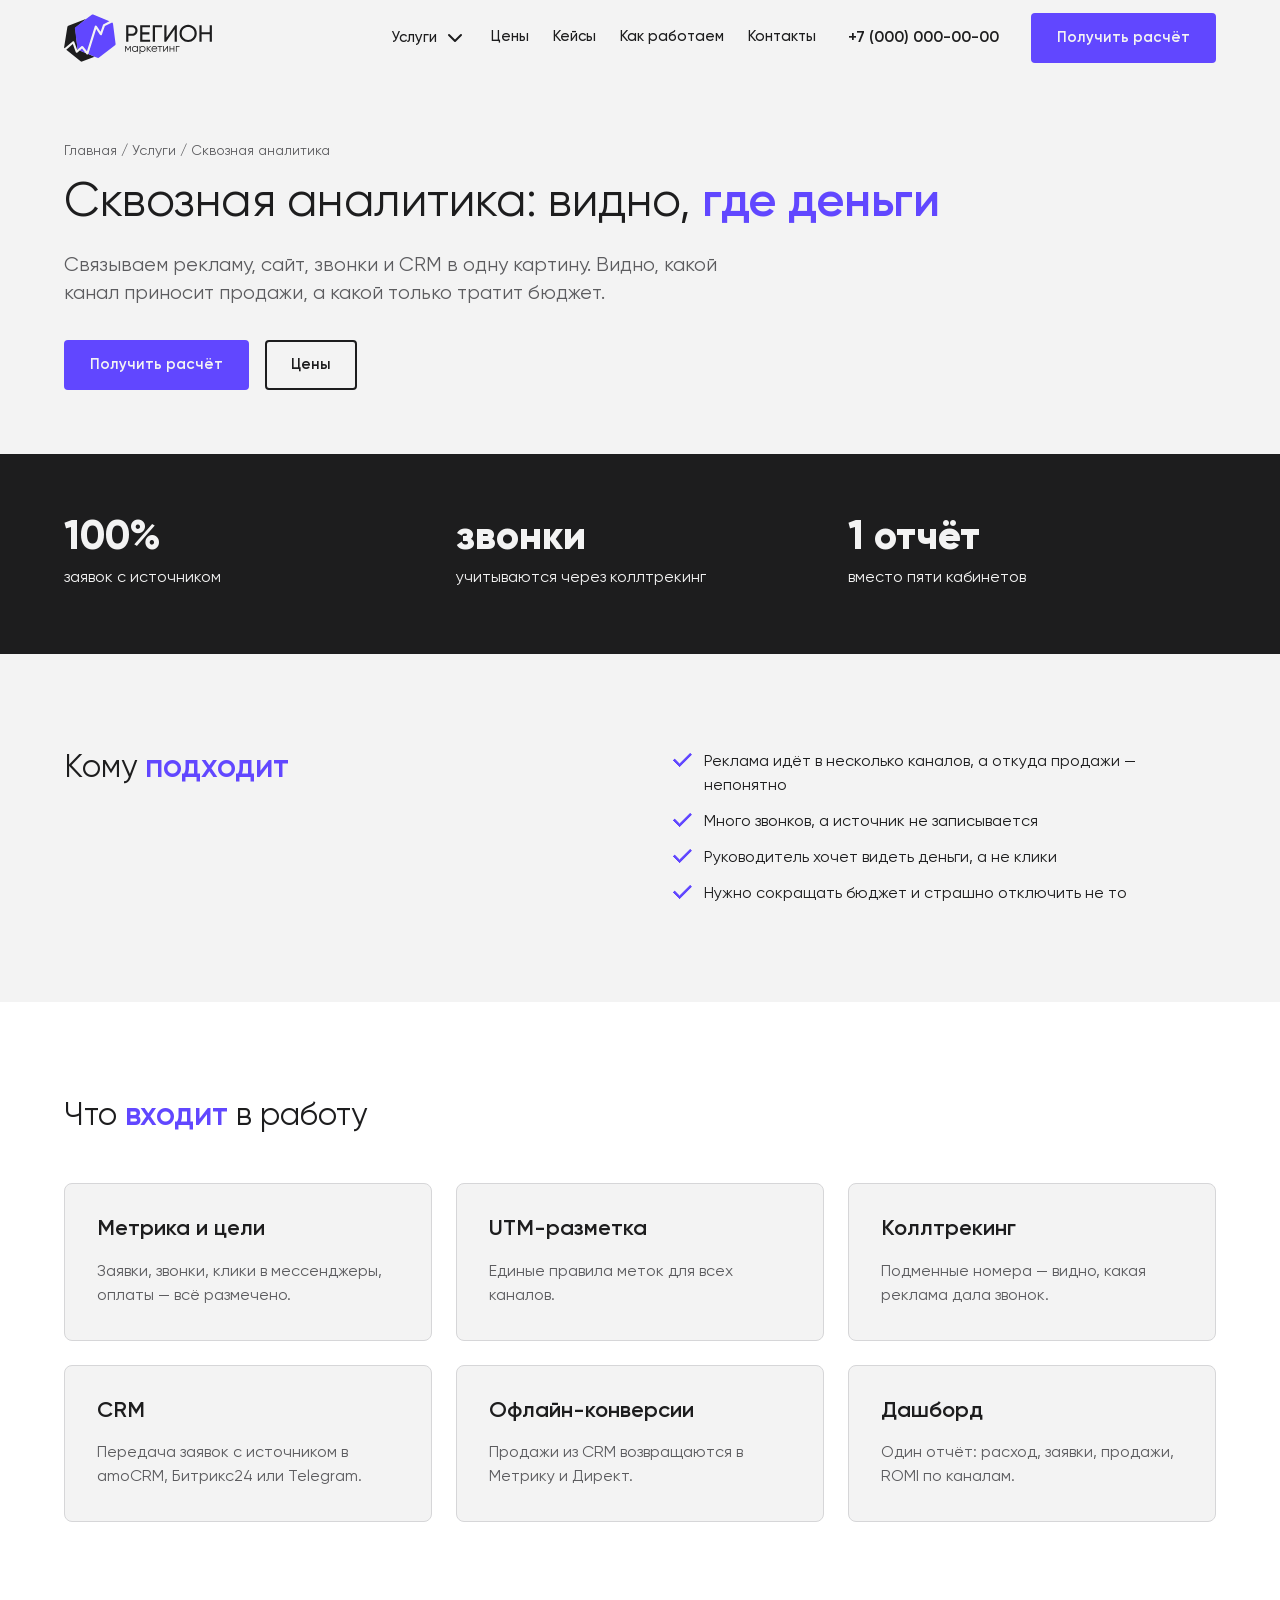
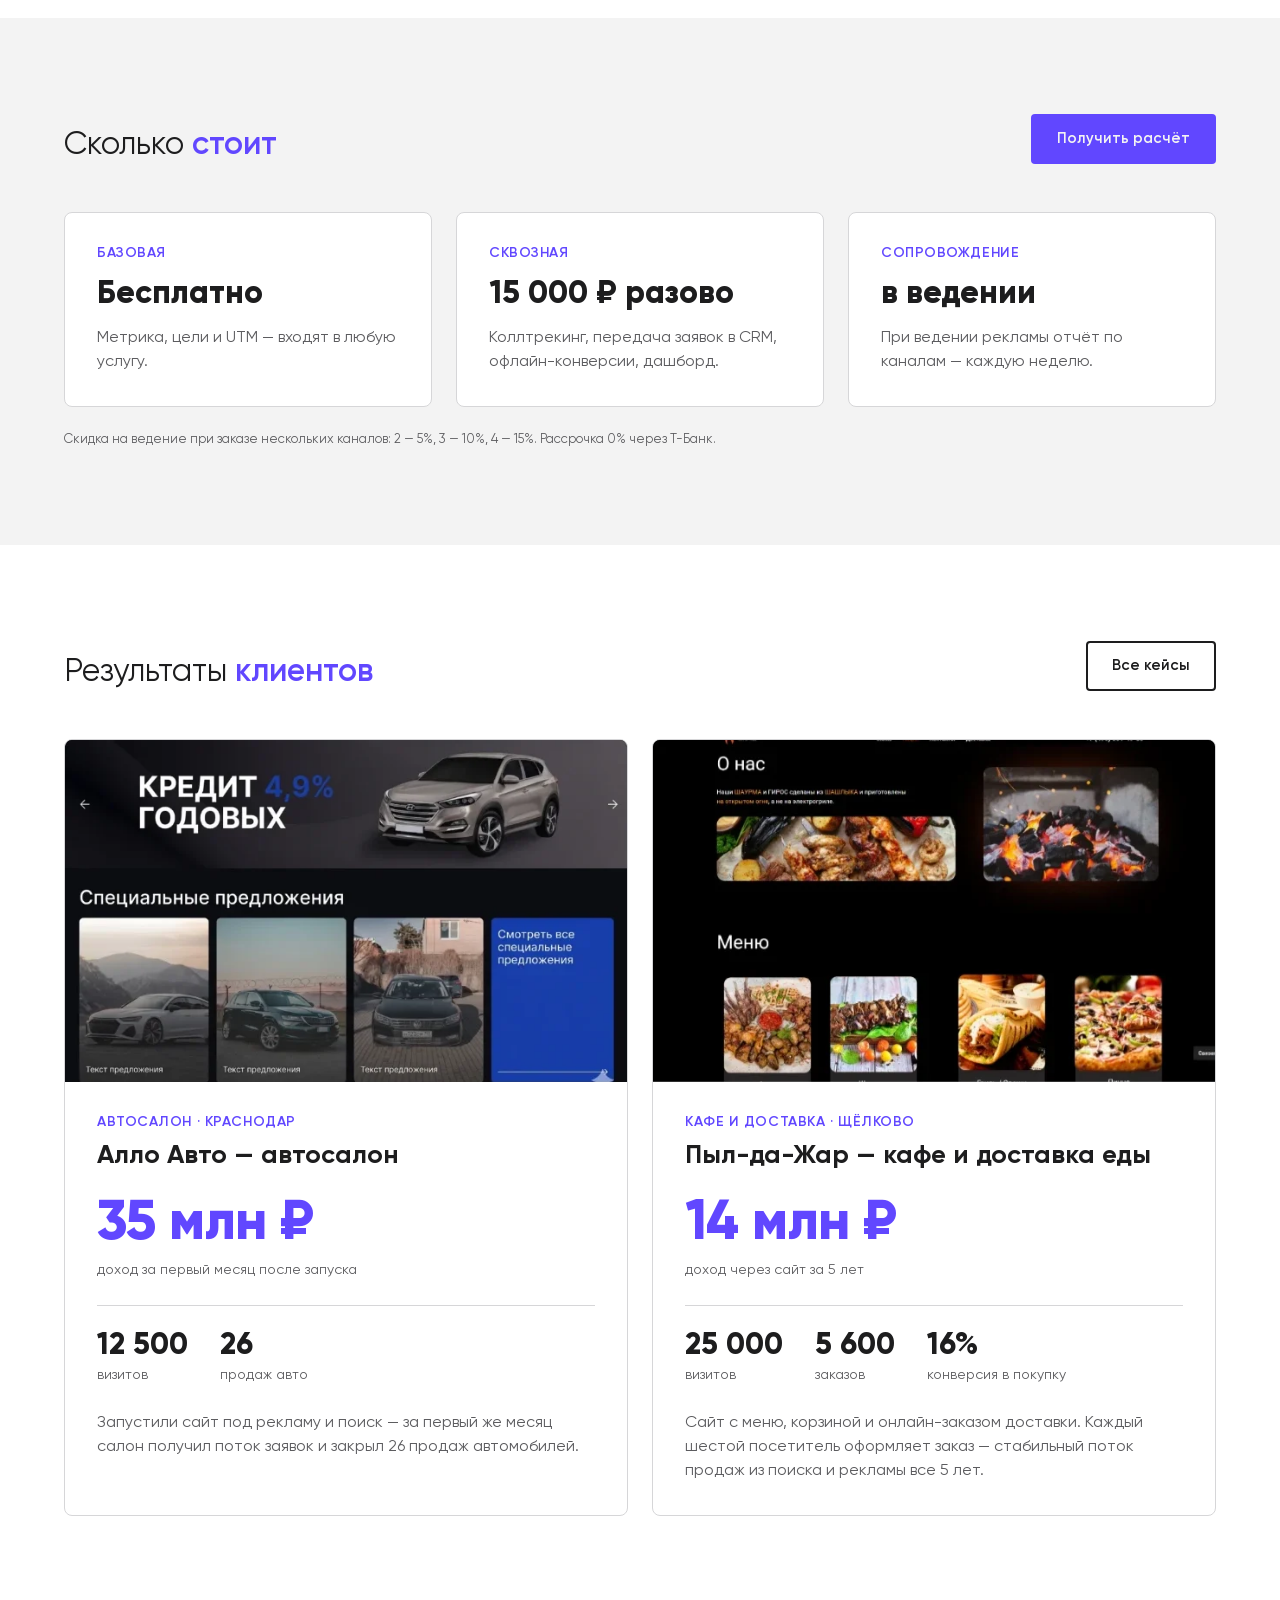
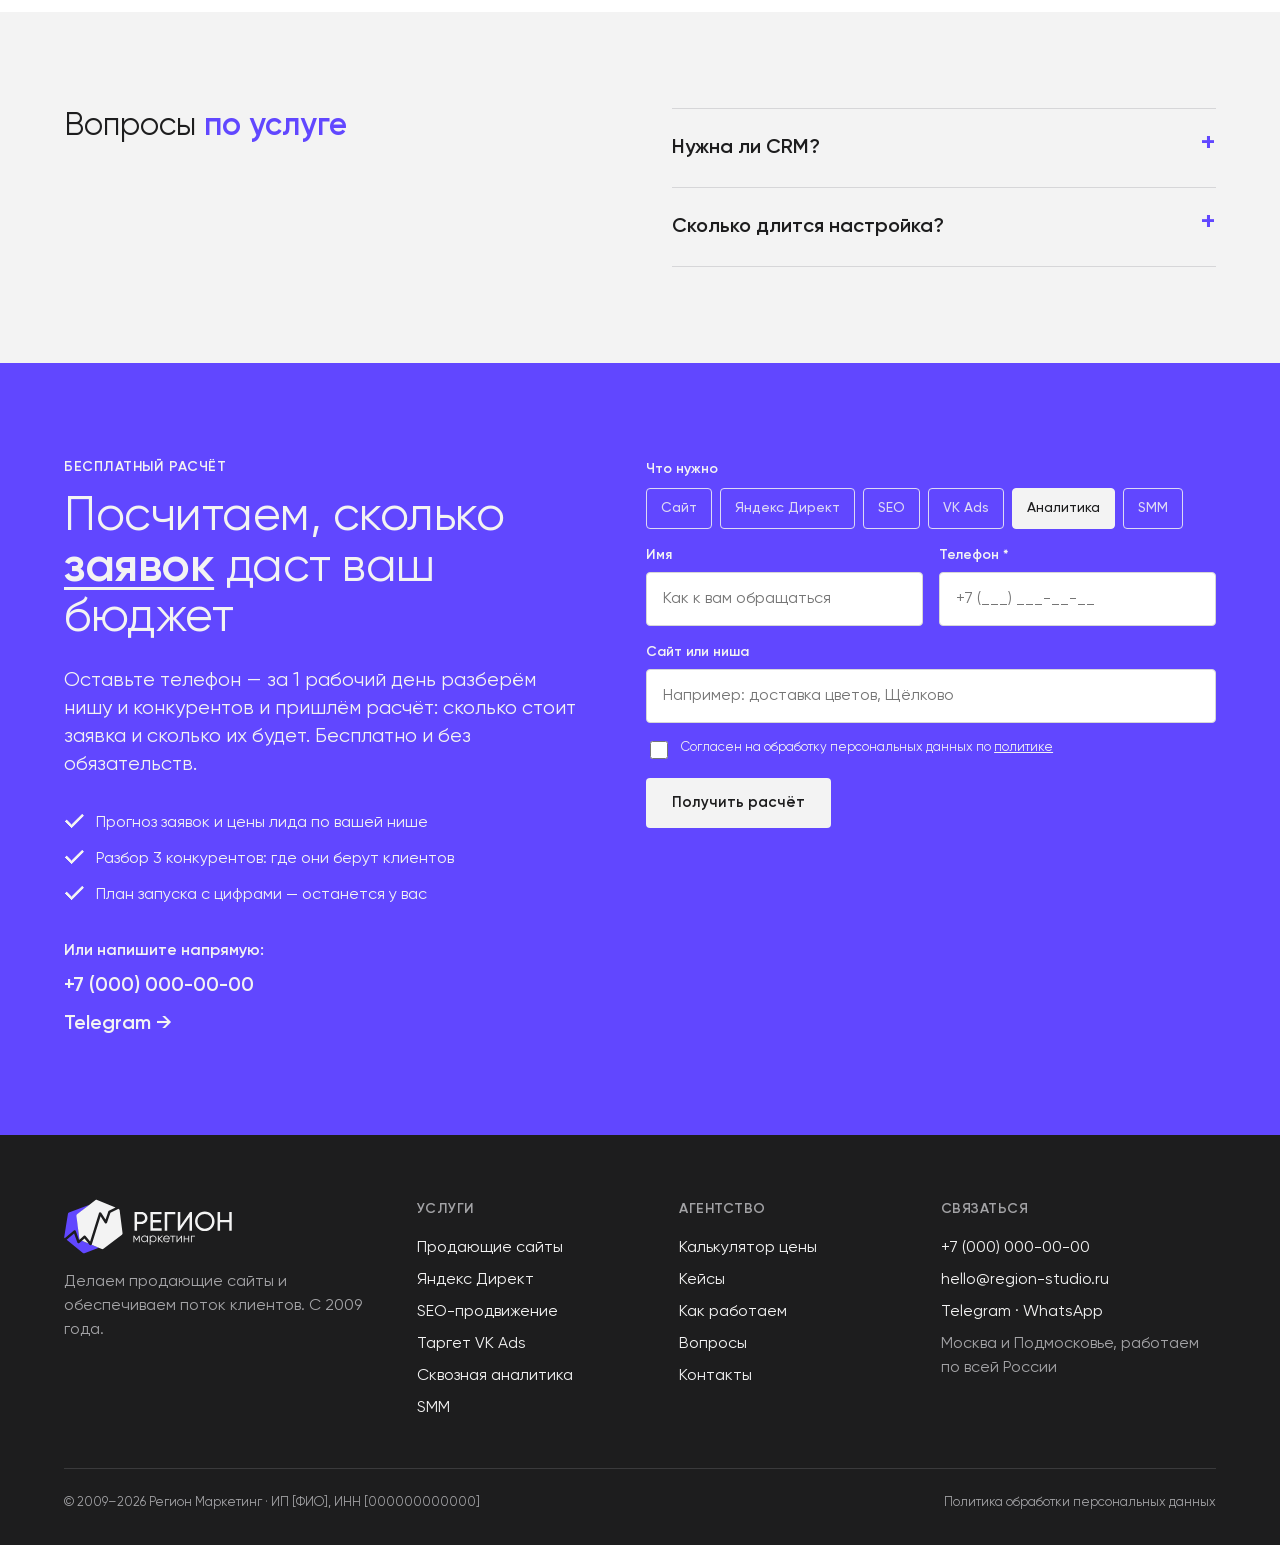
<file: region-site/analytics.html>
<!doctype html>
<html lang="ru">
<head>
<meta charset="utf-8">
<meta name="viewport" content="width=device-width, initial-scale=1">
<title>Сквозная аналитика для бизнеса — Регион Маркетинг</title>
<meta name="description" content="Настройка сквозной аналитики: Яндекс Метрика, цели, коллтрекинг, интеграция с CRM. Видно, какой канал приносит деньги.">

<link rel="canonical" href="https://region-studio.ru/analytics.html">
<meta property="og:type" content="website">
<meta property="og:title" content="Сквозная аналитика для бизнеса — Регион Маркетинг">
<meta property="og:description" content="Настройка сквозной аналитики: Яндекс Метрика, цели, коллтрекинг, интеграция с CRM. Видно, какой канал приносит деньги.">
<meta property="og:url" content="https://region-studio.ru/analytics.html">
<meta property="og:locale" content="ru_RU">
<meta name="theme-color" content="#6147ff">
<link rel="icon" href="assets/img/favicon.svg" type="image/svg+xml">
<link rel="preload" href="assets/fonts/Gilroy-Regular.woff2" as="font" type="font/woff2" crossorigin>
<link rel="preload" href="assets/fonts/Gilroy-Bold.woff2" as="font" type="font/woff2" crossorigin>
<link rel="stylesheet" href="assets/css/style.css">

</head>
<body>
<a class="skip" href="#main">К содержанию</a>
<header class="header">
  <div class="container header__in">
    <a class="header__logo" href="index.html" aria-label="Регион Маркетинг — на главную"><img src="assets/img/logo-light.svg" alt="Регион Маркетинг" width="150" height="48"></a>
    <nav class="nav" aria-label="Основное меню">
      <div class="nav__drop"><button type="button" aria-expanded="false" aria-haspopup="true">Услуги <svg class="icon" viewBox="0 0 24 24" aria-hidden="true"><path d="m6 9 6 6 6-6"/></svg></button><div class="nav__menu"><a href="sites.html">Продающие сайты</a><a href="direct.html">Яндекс Директ</a><a href="seo.html">SEO-продвижение</a><a href="vk-ads.html">Таргет VK Ads</a><a href="analytics.html" aria-current="page">Сквозная аналитика</a><a href="smm.html">SMM</a></div></div>
      <a href="calculator.html">Цены</a>
      <a href="cases.html">Кейсы</a>
      <a href="index.html#process">Как работаем</a>
      <a href="contacts.html">Контакты</a>
    </nav>
    <a class="header__phone" href="tel:+70000000000">+7 (000) 000-00-00</a>
    <a class="rg-btn rg-btn--primary header__cta" href="#lead" data-open-lead>Получить расчёт</a>
    <button class="burger" type="button" aria-label="Меню" aria-expanded="false"><svg class="icon" viewBox="0 0 24 24" aria-hidden="true"><path d="M4 7h16M4 12h16M4 17h16"/></svg></button>
  </div>
</header>
<nav class="mobile-nav" aria-label="Мобильное меню">
  <a href="sites.html">Продающие сайты</a><a href="direct.html">Яндекс Директ</a><a href="seo.html">SEO-продвижение</a><a href="vk-ads.html">Таргет VK Ads</a><a href="analytics.html">Сквозная аналитика</a><a href="smm.html">SMM</a>
  <a href="calculator.html">Калькулятор цены</a>
  <a href="cases.html">Кейсы</a>
  <a href="contacts.html">Контакты</a>
  <a href="tel:+70000000000">+7 (000) 000-00-00</a>
  <a class="rg-btn rg-btn--primary" href="#lead" data-open-lead>Получить расчёт</a>
</nav>
<main id="main">
<section class="page-hero">
  <div class="container">
    <p class="crumbs"><a href="index.html">Главная</a> / <a href="index.html#services">Услуги</a> / Сквозная аналитика</p>
    <h1 class="rg-headline h1">Сквозная аналитика: видно, <em>где деньги</em></h1>
    <p class="lead">Связываем рекламу, сайт, звонки и CRM в одну картину. Видно, какой канал приносит продажи, а какой только тратит бюджет.</p>
    <div class="btn-row">
      <a class="rg-btn rg-btn--primary" href="#lead" data-open-lead data-service="Аналитика">Получить расчёт</a>
      <a class="rg-btn rg-btn--secondary" href="#price">Цены</a>
    </div>
  </div>
</section>

<section class="section--tight section section--ink">
  <div class="container kpi-row"><div><b>100%</b><span>заявок с источником</span></div><div><b>звонки</b><span>учитываются через коллтрекинг</span></div><div><b>1 отчёт</b><span>вместо пяти кабинетов</span></div></div>
</section>

<section class="section">
  <div class="container split">
    <h2 class="rg-headline h2">Кому <em>подходит</em></h2>
    <ul class="checks"><li>Реклама идёт в несколько каналов, а откуда продажи — непонятно</li><li>Много звонков, а источник не записывается</li><li>Руководитель хочет видеть деньги, а не клики</li><li>Нужно сокращать бюджет и страшно отключить не то</li></ul>
  </div>
</section>

<section class="section section--raised">
  <div class="container">
    <div class="section__head"><h2 class="rg-headline h2">Что <em>входит</em> в работу</h2></div>
    <div class="grid grid--3"><div class="card"><h3 class="h3">Метрика и цели</h3><p class="muted">Заявки, звонки, клики в мессенджеры, оплаты — всё размечено.</p></div><div class="card"><h3 class="h3">UTM-разметка</h3><p class="muted">Единые правила меток для всех каналов.</p></div><div class="card"><h3 class="h3">Коллтрекинг</h3><p class="muted">Подменные номера — видно, какая реклама дала звонок.</p></div><div class="card"><h3 class="h3">CRM</h3><p class="muted">Передача заявок с источником в amoCRM, Битрикс24 или Telegram.</p></div><div class="card"><h3 class="h3">Офлайн-конверсии</h3><p class="muted">Продажи из CRM возвращаются в Метрику и Директ.</p></div><div class="card"><h3 class="h3">Дашборд</h3><p class="muted">Один отчёт: расход, заявки, продажи, ROMI по каналам.</p></div></div>
  </div>
</section>

<section class="section" id="price">
  <div class="container">
    <div class="section__head">
      <h2 class="rg-headline h2">Сколько <em>стоит</em></h2>
      <a class="rg-btn rg-btn--primary" href="#lead" data-open-lead data-service="Аналитика">Получить расчёт</a>
    </div>
    <div class="grid grid--3"><div class="card price"><p class="label">Базовая</p><p class="price__val">Бесплатно</p><div class="muted">Метрика, цели и UTM — входят в любую услугу.</div></div><div class="card price"><p class="label">Сквозная</p><p class="price__val">15 000 ₽ разово</p><div class="muted">Коллтрекинг, передача заявок в CRM, офлайн-конверсии, дашборд.</div></div><div class="card price"><p class="label">Сопровождение</p><p class="price__val">в ведении</p><div class="muted">При ведении рекламы отчёт по каналам — каждую неделю.</div></div></div>
    <p class="caption" style="margin-top:24px">Скидка на ведение при заказе нескольких каналов: 2 — 5%, 3 — 10%, 4 — 15%. Рассрочка 0% через Т-Банк.</p>
  </div>
</section>

<section class="section section--raised" id="service-cases">
  <div class="container">
    <div class="section__head">
      <h2 class="rg-headline h2">Результаты <em>клиентов</em></h2>
      <a class="rg-btn rg-btn--secondary" href="cases.html">Все кейсы</a>
    </div>
    <div class="cases"><article class="case">
  <div class="case__img"><img src="assets/img/cases/allo-avto.webp" alt="Сайт автосалона «Алло Авто»: баннер «Кредит 4,9% годовых» и спецпредложения" loading="lazy" width="650" height="395"></div>
  <div class="case__body">
    <p class="label">Автосалон · Краснодар</p>
    <h3 class="case__title">Алло Авто — автосалон</h3>
    <p class="case__money">35 млн ₽</p>
    <p class="case__money-cap">доход за первый месяц после запуска</p>
    <div class="case__stats"><div><b>12 500</b><span>визитов</span></div><div><b>26</b><span>продаж авто</span></div></div>
    <p class="case__text">Запустили сайт под рекламу и поиск — за первый же месяц салон получил поток заявок и закрыл 26 продаж автомобилей.</p>
  </div>
</article><article class="case">
  <div class="case__img"><img src="assets/img/cases/pyl-da-zhar.webp" alt="Сайт кафе «Пыл-да-Жар»: блок «О нас» и меню с шаурмой и шашлыком" loading="lazy" width="650" height="395"></div>
  <div class="case__body">
    <p class="label">Кафе и доставка · Щёлково</p>
    <h3 class="case__title">Пыл-да-Жар — кафе и доставка еды</h3>
    <p class="case__money">14 млн ₽</p>
    <p class="case__money-cap">доход через сайт за 5 лет</p>
    <div class="case__stats"><div><b>25 000</b><span>визитов</span></div><div><b>5 600</b><span>заказов</span></div><div><b>16%</b><span>конверсия в покупку</span></div></div>
    <p class="case__text">Сайт с меню, корзиной и онлайн-заказом доставки. Каждый шестой посетитель оформляет заказ — стабильный поток продаж из поиска и рекламы все 5 лет.</p>
  </div>
</article></div>
  </div>
</section>

<section class="section">
  <div class="container split">
    <h2 class="rg-headline h2">Вопросы <em>по услуге</em></h2>
    <div class="faq"><details><summary>Нужна ли CRM?</summary><p>Для полной сквозной аналитики — да. Если CRM нет, начнём с Метрики и коллтрекинга и подскажем, какую выбрать.</p></details><details><summary>Сколько длится настройка?</summary><p>Базовая — Метрика, цели, UTM — 2–3 дня. С коллтрекингом и CRM — 1–2 недели.</p></details></div>
  </div>
</section>
<section class="section section--accent" id="lead">
  <div class="container cta__grid">
    <div>
      <p class="label">Бесплатный расчёт</p>
      <h2 class="rg-headline h1" style="margin-top:16px">Посчитаем, сколько <em>заявок</em> даст ваш бюджет</h2>
      <p class="lead">Оставьте телефон — за 1 рабочий день разберём нишу и конкурентов и пришлём расчёт: сколько стоит заявка и сколько их будет. Бесплатно и без обязательств.</p>
      <ul class="checks" style="margin-top:32px">
        <li>Прогноз заявок и цены лида по вашей нише</li>
        <li>Разбор 3 конкурентов: где они берут клиентов</li>
        <li>План запуска с цифрами — останется у вас</li>
      </ul>
      <div class="cta__contacts">
        <span>Или напишите напрямую:</span>
        <a href="tel:+70000000000">+7 (000) 000-00-00</a>
        <a href="https://t.me/USERNAME" target="_blank" rel="noopener">Telegram →</a>
      </div>
    </div>
    <form class="lead-form" novalidate>
    <fieldset class="chips"><legend>Что нужно</legend><label><input type="checkbox" name="service[]" value="Сайт"><span>Сайт</span></label><label><input type="checkbox" name="service[]" value="Яндекс Директ"><span>Яндекс Директ</span></label><label><input type="checkbox" name="service[]" value="SEO"><span>SEO</span></label><label><input type="checkbox" name="service[]" value="VK Ads"><span>VK Ads</span></label><label><input type="checkbox" name="service[]" value="Аналитика" checked><span>Аналитика</span></label><label><input type="checkbox" name="service[]" value="SMM"><span>SMM</span></label></fieldset>
    <div class="row2">
      <div class="field"><label for="cta-name">Имя</label><input id="cta-name" name="name" autocomplete="name" placeholder="Как к вам обращаться"></div>
      <div class="field"><label for="cta-phone">Телефон *</label><input id="cta-phone" name="phone" type="tel" autocomplete="tel" inputmode="tel" placeholder="+7 (___) ___-__-__" required></div>
    </div>
    <div class="field"><label for="cta-site">Сайт или ниша</label><input id="cta-site" name="site" placeholder="Например: доставка цветов, Щёлково"></div>
    <input class="hp" type="text" name="website" tabindex="-1" autocomplete="off" aria-hidden="true">
    <label class="consent"><input type="checkbox" name="consent" required><span>Согласен на обработку персональных данных по <a href="privacy.html" target="_blank">политике</a></span></label>
    <button class="rg-btn rg-btn--on-accent" type="submit">Получить расчёт</button>
    <p class="form-note" role="status" aria-live="polite"></p>
    </form>
  </div>
</section>
</main>
<footer class="footer">
  <div class="container">
    <div class="footer__grid">
      <div class="stack">
        <img class="footer__logo" src="assets/img/logo-dark.svg" alt="Регион Маркетинг" width="170" height="55" loading="lazy">
        <p class="muted" style="color:var(--ink-inverse-muted);max-width:300px">Делаем продающие сайты и обеспечиваем поток клиентов. С 2009 года.</p>
      </div>
      <div><h4>Услуги</h4><ul><li><a href="sites.html">Продающие сайты</a></li><li><a href="direct.html">Яндекс Директ</a></li><li><a href="seo.html">SEO-продвижение</a></li><li><a href="vk-ads.html">Таргет VK Ads</a></li><li><a href="analytics.html">Сквозная аналитика</a></li><li><a href="smm.html">SMM</a></li></ul></div>
      <div><h4>Агентство</h4><ul><li><a href="calculator.html">Калькулятор цены</a></li><li><a href="cases.html">Кейсы</a></li><li><a href="index.html#process">Как работаем</a></li><li><a href="index.html#faq">Вопросы</a></li><li><a href="contacts.html">Контакты</a></li></ul></div>
      <div><h4>Связаться</h4><ul>
        <li><a href="tel:+70000000000">+7 (000) 000-00-00</a></li>
        <li><a href="mailto:hello@region-studio.ru">hello@region-studio.ru</a></li>
        <li><a href="https://t.me/USERNAME" target="_blank" rel="noopener">Telegram</a> · <a href="https://wa.me/70000000000" target="_blank" rel="noopener">WhatsApp</a></li>
        <li style="color:var(--ink-inverse-muted)">Москва и Подмосковье, работаем по всей России</li>
      </ul></div>
    </div>
    <div class="footer__bottom">
      <span>© 2009–2026 Регион Маркетинг · ИП [ФИО], ИНН [000000000000]</span>
      <a href="privacy.html">Политика обработки персональных данных</a>
    </div>
  </div>
</footer>
<a class="rg-btn rg-btn--primary float-cta" href="#lead" data-open-lead>Получить расчёт</a>
<dialog class="modal" id="lead-modal" aria-labelledby="modal-title">
  <div class="modal__in">
    <button class="modal__close" type="button" aria-label="Закрыть"><svg class="icon" viewBox="0 0 24 24" aria-hidden="true"><path d="M6 6l12 12M18 6 6 18"/></svg></button>
    <h2 class="h3" id="modal-title">Бесплатный разбор вашего маркетинга</h2>
    <p class="muted">Перезвоним в течение рабочего часа. За 1 день пришлём прогноз заявок, цену лида и план запуска — даже если не будем работать вместе.</p>
    <form class="lead-form" novalidate>
    <fieldset class="chips"><legend>Что нужно</legend><label><input type="checkbox" name="service[]" value="Сайт"><span>Сайт</span></label><label><input type="checkbox" name="service[]" value="Яндекс Директ"><span>Яндекс Директ</span></label><label><input type="checkbox" name="service[]" value="SEO"><span>SEO</span></label><label><input type="checkbox" name="service[]" value="VK Ads"><span>VK Ads</span></label><label><input type="checkbox" name="service[]" value="Аналитика"><span>Аналитика</span></label><label><input type="checkbox" name="service[]" value="SMM"><span>SMM</span></label></fieldset>
    <div class="row2">
      <div class="field"><label for="m-name">Имя</label><input id="m-name" name="name" autocomplete="name" placeholder="Как к вам обращаться"></div>
      <div class="field"><label for="m-phone">Телефон *</label><input id="m-phone" name="phone" type="tel" autocomplete="tel" inputmode="tel" placeholder="+7 (___) ___-__-__" required></div>
    </div>
    <div class="field"><label for="m-site">Сайт или ниша</label><input id="m-site" name="site" placeholder="Например: доставка цветов, Щёлково"></div>
    <input class="hp" type="text" name="website" tabindex="-1" autocomplete="off" aria-hidden="true">
    <label class="consent"><input type="checkbox" name="consent" required><span>Согласен на обработку персональных данных по <a href="privacy.html" target="_blank">политике</a></span></label>
    <button class="rg-btn rg-btn--on-accent" type="submit">Получить расчёт</button>
    <p class="form-note" role="status" aria-live="polite"></p>
    </form>
  </div>
</dialog>
<script>window.RG_CONFIG={metrikaId:null,formEndpoint:"send.php",thanksPage:"thanks.html",phone:"+7 (000) 000-00-00",phoneRaw:"+70000000000",telegram:"https://t.me/USERNAME"};</script>
<script src="assets/js/main.js" defer></script>

</body>
</html>
</file>
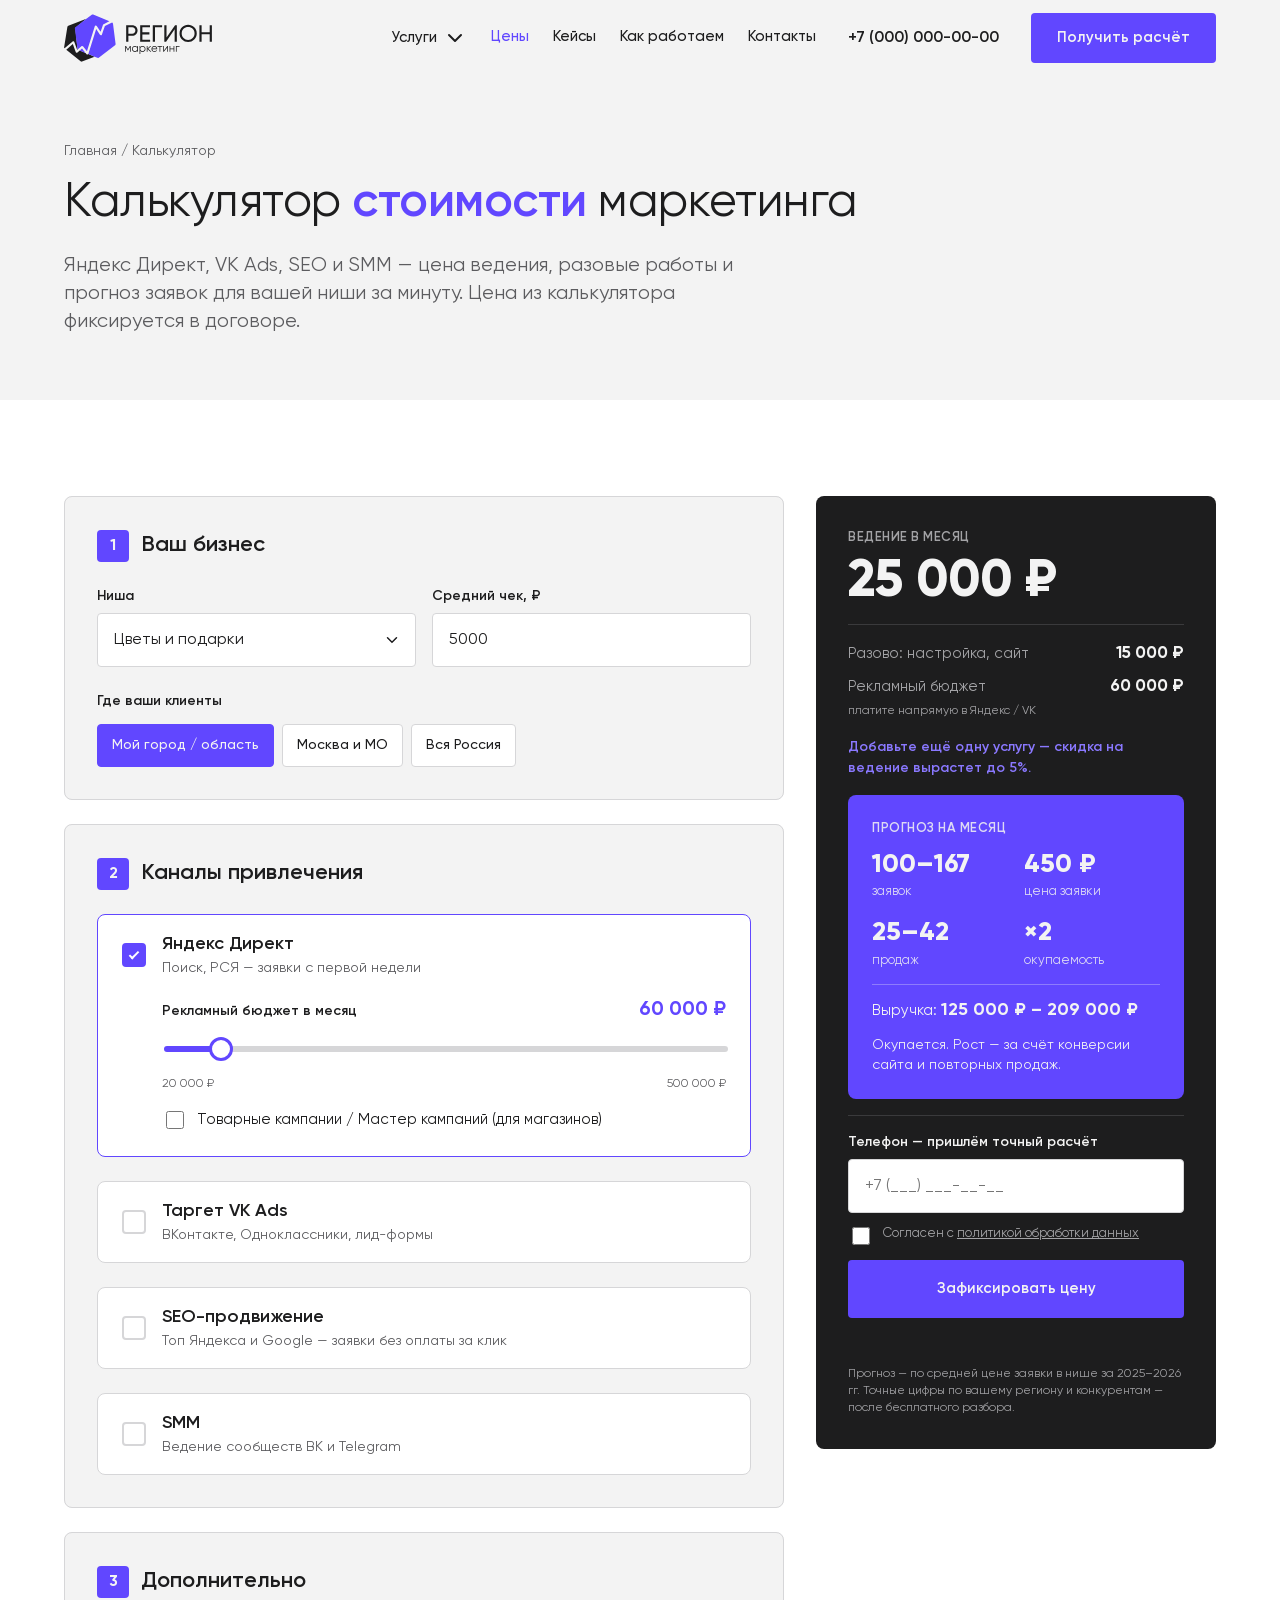
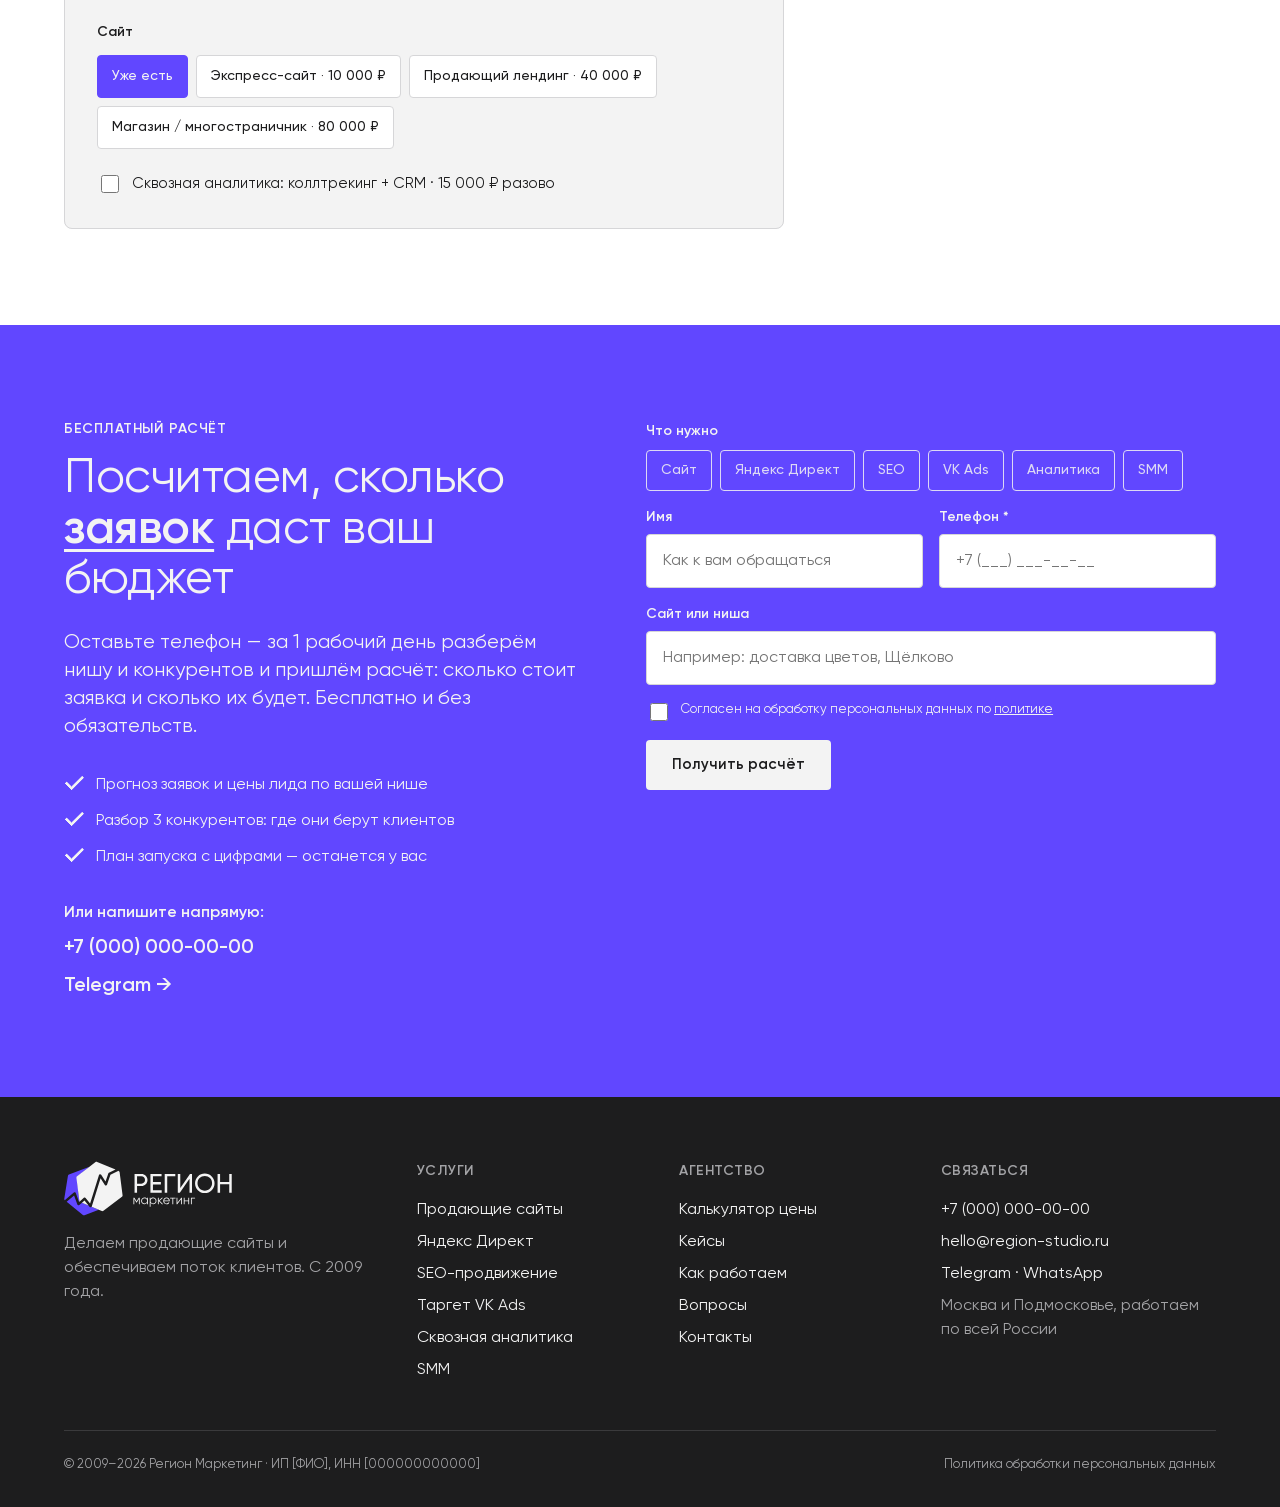
<file: region-site/calculator.html>
<!doctype html>
<html lang="ru">
<head>
<meta charset="utf-8">
<meta name="viewport" content="width=device-width, initial-scale=1">
<title>Калькулятор стоимости: Яндекс Директ, VK Ads, SEO, SMM — Регион Маркетинг</title>
<meta name="description" content="Посчитайте стоимость Яндекс Директа, VK Ads, SEO и SMM для своего бизнеса и прогноз заявок по нише. Скидка до 15% на пакет услуг.">

<link rel="canonical" href="https://region-studio.ru/calculator.html">
<meta property="og:type" content="website">
<meta property="og:title" content="Калькулятор стоимости: Яндекс Директ, VK Ads, SEO, SMM — Регион Маркетинг">
<meta property="og:description" content="Посчитайте стоимость Яндекс Директа, VK Ads, SEO и SMM для своего бизнеса и прогноз заявок по нише. Скидка до 15% на пакет услуг.">
<meta property="og:url" content="https://region-studio.ru/calculator.html">
<meta property="og:locale" content="ru_RU">
<meta name="theme-color" content="#6147ff">
<link rel="icon" href="assets/img/favicon.svg" type="image/svg+xml">
<link rel="preload" href="assets/fonts/Gilroy-Regular.woff2" as="font" type="font/woff2" crossorigin>
<link rel="preload" href="assets/fonts/Gilroy-Bold.woff2" as="font" type="font/woff2" crossorigin>
<link rel="stylesheet" href="assets/css/style.css">

</head>
<body>
<a class="skip" href="#main">К содержанию</a>
<header class="header">
  <div class="container header__in">
    <a class="header__logo" href="index.html" aria-label="Регион Маркетинг — на главную"><img src="assets/img/logo-light.svg" alt="Регион Маркетинг" width="150" height="48"></a>
    <nav class="nav" aria-label="Основное меню">
      <div class="nav__drop"><button type="button" aria-expanded="false" aria-haspopup="true">Услуги <svg class="icon" viewBox="0 0 24 24" aria-hidden="true"><path d="m6 9 6 6 6-6"/></svg></button><div class="nav__menu"><a href="sites.html">Продающие сайты</a><a href="direct.html">Яндекс Директ</a><a href="seo.html">SEO-продвижение</a><a href="vk-ads.html">Таргет VK Ads</a><a href="analytics.html">Сквозная аналитика</a><a href="smm.html">SMM</a></div></div>
      <a href="calculator.html" aria-current="page">Цены</a>
      <a href="cases.html">Кейсы</a>
      <a href="index.html#process">Как работаем</a>
      <a href="contacts.html">Контакты</a>
    </nav>
    <a class="header__phone" href="tel:+70000000000">+7 (000) 000-00-00</a>
    <a class="rg-btn rg-btn--primary header__cta" href="#lead" data-open-lead>Получить расчёт</a>
    <button class="burger" type="button" aria-label="Меню" aria-expanded="false"><svg class="icon" viewBox="0 0 24 24" aria-hidden="true"><path d="M4 7h16M4 12h16M4 17h16"/></svg></button>
  </div>
</header>
<nav class="mobile-nav" aria-label="Мобильное меню">
  <a href="sites.html">Продающие сайты</a><a href="direct.html">Яндекс Директ</a><a href="seo.html">SEO-продвижение</a><a href="vk-ads.html">Таргет VK Ads</a><a href="analytics.html">Сквозная аналитика</a><a href="smm.html">SMM</a>
  <a href="calculator.html">Калькулятор цены</a>
  <a href="cases.html">Кейсы</a>
  <a href="contacts.html">Контакты</a>
  <a href="tel:+70000000000">+7 (000) 000-00-00</a>
  <a class="rg-btn rg-btn--primary" href="#lead" data-open-lead>Получить расчёт</a>
</nav>
<main id="main">
<section class="page-hero" style="padding-bottom:32px">
  <div class="container">
    <p class="crumbs"><a href="index.html">Главная</a> / Калькулятор</p>
    <h1 class="rg-headline h1">Калькулятор <em>стоимости</em> маркетинга</h1>
    <p class="lead">Яндекс Директ, VK Ads, SEO и SMM — цена ведения, разовые работы и прогноз заявок для вашей ниши за минуту. Цена из калькулятора фиксируется в договоре.</p>
  </div>
</section>
<section class="section section--raised" id="calculator">
  <div class="container">
    
    <div class="calc" id="calc">
      <div class="calc__form">
        <fieldset class="calc-step">
          <legend><span>1</span> Ваш бизнес</legend>
          <div class="row2">
            <div class="field"><label for="c-niche">Ниша</label><select id="c-niche" name="niche"><option value="flowers" selected>Цветы и подарки</option><option value="food">Кафе, доставка еды</option><option value="beauty">Красота, медицина</option><option value="repair">Ремонт, стройка, услуги для дома</option><option value="auto">Авто: продажа и сервис</option><option value="edu">Обучение, курсы</option><option value="realty">Недвижимость</option><option value="b2b">B2B, производство, опт</option><option value="other">Другое</option></select></div>
            <div class="field"><label for="c-check">Средний чек, ₽</label><input id="c-check" name="check" type="number" min="0" step="500" value="5000" inputmode="numeric"></div>
          </div>
          <div class="field"><span class="field__label">Где ваши клиенты</span><div class="opts"><label><input type="radio" name="region" value="local" checked><span>Мой город / область</span></label><label><input type="radio" name="region" value="msk"><span>Москва и МО</span></label><label><input type="radio" name="region" value="rf"><span>Вся Россия</span></label></div></div>
        </fieldset>

        <fieldset class="calc-step">
          <legend><span>2</span> Каналы привлечения</legend>
          <div class="calc-svc" data-svc="direct">
      <label class="calc-svc__head">
        <input type="checkbox" name="svc_direct" checked>
        <span class="calc-svc__check" aria-hidden="true"></span>
        <span><b>Яндекс Директ</b><small>Поиск, РСЯ — заявки с первой недели</small></span>
      </label>
      <div class="calc-svc__opts"><div class="calc-range">
        <div class="calc-range__top"><label for="c-direct_budget">Рекламный бюджет в месяц</label><output data-out="direct_budget">60 000 ₽</output></div>
        <input id="c-direct_budget" type="range" name="direct_budget" min="20000" max="500000" step="5000" value="60000">
        <div class="calc-range__scale"><span>20 000 ₽</span><span>500 000 ₽</span></div>
      </div><label class="tick"><input type="checkbox" name="direct_shop"><span>Товарные кампании / Мастер кампаний (для магазинов)</span></label></div>
    </div>
          <div class="calc-svc" data-svc="vk-ads">
      <label class="calc-svc__head">
        <input type="checkbox" name="svc_vk">
        <span class="calc-svc__check" aria-hidden="true"></span>
        <span><b>Таргет VK Ads</b><small>ВКонтакте, Одноклассники, лид-формы</small></span>
      </label>
      <div class="calc-svc__opts"><div class="calc-range">
        <div class="calc-range__top"><label for="c-vk_budget">Рекламный бюджет в месяц</label><output data-out="vk_budget">30 000 ₽</output></div>
        <input id="c-vk_budget" type="range" name="vk_budget" min="15000" max="300000" step="5000" value="30000">
        <div class="calc-range__scale"><span>15 000 ₽</span><span>300 000 ₽</span></div>
      </div></div>
    </div>
          <div class="calc-svc" data-svc="seo">
      <label class="calc-svc__head">
        <input type="checkbox" name="svc_seo">
        <span class="calc-svc__check" aria-hidden="true"></span>
        <span><b>SEO-продвижение</b><small>Топ Яндекса и Google — заявки без оплаты за клик</small></span>
      </label>
      <div class="calc-svc__opts"><div class="field"><span class="field__label">Сайт</span><div class="opts"><label><input type="radio" name="seo_size" value="landing"><span>Лендинг</span></label><label><input type="radio" name="seo_size" value="site" checked><span>Сайт до 50 стр.</span></label><label><input type="radio" name="seo_size" value="shop"><span>Интернет-магазин</span></label></div></div></div>
    </div>
          <div class="calc-svc" data-svc="smm">
      <label class="calc-svc__head">
        <input type="checkbox" name="svc_smm">
        <span class="calc-svc__check" aria-hidden="true"></span>
        <span><b>SMM</b><small>Ведение сообществ ВК и Telegram</small></span>
      </label>
      <div class="calc-svc__opts"><div class="field"><span class="field__label">Постов в неделю</span><div class="opts"><label><input type="radio" name="smm_posts" value="3" checked><span>3</span></label><label><input type="radio" name="smm_posts" value="5"><span>5</span></label><label><input type="radio" name="smm_posts" value="7"><span>7</span></label></div></div><label class="tick"><input type="checkbox" name="smm_tg"><span>+ Telegram-канал</span></label><label class="tick"><input type="checkbox" name="smm_video"><span>+ Клипы и истории</span></label></div>
    </div>
        </fieldset>

        <fieldset class="calc-step">
          <legend><span>3</span> Дополнительно</legend>
          <div class="field"><span class="field__label">Сайт</span><div class="opts"><label><input type="radio" name="site" value="none" checked><span>Уже есть</span></label><label><input type="radio" name="site" value="express"><span>Экспресс-сайт · 10 000 ₽</span></label><label><input type="radio" name="site" value="landing"><span>Продающий лендинг · 40 000 ₽</span></label><label><input type="radio" name="site" value="shop"><span>Магазин / многостраничник · 80 000 ₽</span></label></div></div>
          <label class="tick"><input type="checkbox" name="analytics"><span>Сквозная аналитика: коллтрекинг + CRM · 15 000 ₽ разово</span></label>
        </fieldset>
      </div>

      <aside class="calc__sum" aria-live="polite">
        <p class="calc__sum-label">Ведение в месяц</p>
        <p class="calc__big" data-r="monthly">0 ₽</p>
        <dl class="calc__rows">
          <div data-r="disc-row" hidden><dt>Скидка за пакет</dt><dd data-r="disc"></dd></div>
          <div><dt>Разово: настройка, сайт</dt><dd data-r="once">0 ₽</dd></div>
          <div><dt>Рекламный бюджет<br><small>платите напрямую в Яндекс / VK</small></dt><dd data-r="ads">—</dd></div>
        </dl>
        <p class="calc__upsell" data-r="upsell"></p>
        <p class="calc__empty" data-r="empty" hidden>Выберите хотя бы один канал.</p>

        <div class="calc__fc" data-r="forecast">
          <p class="calc__sum-label">Прогноз на месяц</p>
          <div class="calc__fc-grid">
            <div><b data-r="leads">—</b><span>заявок</span></div>
            <div><b data-r="cpl">—</b><span>цена заявки</span></div>
            <div><b data-r="sales">—</b><span>продаж</span></div>
            <div><b data-r="romi">—</b><span>окупаемость</span></div>
          </div>
          <p class="calc__rev">Выручка: <b data-r="revenue">—</b></p>
          <p class="calc__note" data-r="romi-note"></p>
        </div>
        <p class="calc__note" data-r="seo-note" hidden>SEO и SMM работают накопительно: первые заявки из поиска — через 2–4 месяца, дальше поток растёт без оплаты за клик.</p>

        <form class="lead-form calc__form-lead" novalidate>
          <input type="hidden" name="calc" value="">
          <input type="hidden" name="service[]" value="Калькулятор">
          <div class="field"><label for="calc-phone">Телефон — пришлём точный расчёт</label><input id="calc-phone" name="phone" type="tel" autocomplete="tel" inputmode="tel" placeholder="+7 (___) ___-__-__" required></div>
          <input class="hp" type="text" name="website" tabindex="-1" autocomplete="off" aria-hidden="true">
          <label class="consent"><input type="checkbox" name="consent" required><span>Согласен с <a href="privacy.html" target="_blank">политикой обработки данных</a></span></label>
          <button class="rg-btn rg-btn--primary" type="submit">Зафиксировать цену</button>
          <p class="form-note" role="status" aria-live="polite"></p>
        </form>
        <p class="calc__fine">Прогноз — по средней цене заявки в нише за 2025–2026 гг. Точные цифры по вашему региону и конкурентам — после бесплатного разбора.</p>
      </aside>
    </div>
  </div>
</section>
<section class="section section--accent" id="lead">
  <div class="container cta__grid">
    <div>
      <p class="label">Бесплатный расчёт</p>
      <h2 class="rg-headline h1" style="margin-top:16px">Посчитаем, сколько <em>заявок</em> даст ваш бюджет</h2>
      <p class="lead">Оставьте телефон — за 1 рабочий день разберём нишу и конкурентов и пришлём расчёт: сколько стоит заявка и сколько их будет. Бесплатно и без обязательств.</p>
      <ul class="checks" style="margin-top:32px">
        <li>Прогноз заявок и цены лида по вашей нише</li>
        <li>Разбор 3 конкурентов: где они берут клиентов</li>
        <li>План запуска с цифрами — останется у вас</li>
      </ul>
      <div class="cta__contacts">
        <span>Или напишите напрямую:</span>
        <a href="tel:+70000000000">+7 (000) 000-00-00</a>
        <a href="https://t.me/USERNAME" target="_blank" rel="noopener">Telegram →</a>
      </div>
    </div>
    <form class="lead-form" novalidate>
    <fieldset class="chips"><legend>Что нужно</legend><label><input type="checkbox" name="service[]" value="Сайт"><span>Сайт</span></label><label><input type="checkbox" name="service[]" value="Яндекс Директ"><span>Яндекс Директ</span></label><label><input type="checkbox" name="service[]" value="SEO"><span>SEO</span></label><label><input type="checkbox" name="service[]" value="VK Ads"><span>VK Ads</span></label><label><input type="checkbox" name="service[]" value="Аналитика"><span>Аналитика</span></label><label><input type="checkbox" name="service[]" value="SMM"><span>SMM</span></label></fieldset>
    <div class="row2">
      <div class="field"><label for="cta-name">Имя</label><input id="cta-name" name="name" autocomplete="name" placeholder="Как к вам обращаться"></div>
      <div class="field"><label for="cta-phone">Телефон *</label><input id="cta-phone" name="phone" type="tel" autocomplete="tel" inputmode="tel" placeholder="+7 (___) ___-__-__" required></div>
    </div>
    <div class="field"><label for="cta-site">Сайт или ниша</label><input id="cta-site" name="site" placeholder="Например: доставка цветов, Щёлково"></div>
    <input class="hp" type="text" name="website" tabindex="-1" autocomplete="off" aria-hidden="true">
    <label class="consent"><input type="checkbox" name="consent" required><span>Согласен на обработку персональных данных по <a href="privacy.html" target="_blank">политике</a></span></label>
    <button class="rg-btn rg-btn--on-accent" type="submit">Получить расчёт</button>
    <p class="form-note" role="status" aria-live="polite"></p>
    </form>
  </div>
</section>
</main>
<footer class="footer">
  <div class="container">
    <div class="footer__grid">
      <div class="stack">
        <img class="footer__logo" src="assets/img/logo-dark.svg" alt="Регион Маркетинг" width="170" height="55" loading="lazy">
        <p class="muted" style="color:var(--ink-inverse-muted);max-width:300px">Делаем продающие сайты и обеспечиваем поток клиентов. С 2009 года.</p>
      </div>
      <div><h4>Услуги</h4><ul><li><a href="sites.html">Продающие сайты</a></li><li><a href="direct.html">Яндекс Директ</a></li><li><a href="seo.html">SEO-продвижение</a></li><li><a href="vk-ads.html">Таргет VK Ads</a></li><li><a href="analytics.html">Сквозная аналитика</a></li><li><a href="smm.html">SMM</a></li></ul></div>
      <div><h4>Агентство</h4><ul><li><a href="calculator.html">Калькулятор цены</a></li><li><a href="cases.html">Кейсы</a></li><li><a href="index.html#process">Как работаем</a></li><li><a href="index.html#faq">Вопросы</a></li><li><a href="contacts.html">Контакты</a></li></ul></div>
      <div><h4>Связаться</h4><ul>
        <li><a href="tel:+70000000000">+7 (000) 000-00-00</a></li>
        <li><a href="mailto:hello@region-studio.ru">hello@region-studio.ru</a></li>
        <li><a href="https://t.me/USERNAME" target="_blank" rel="noopener">Telegram</a> · <a href="https://wa.me/70000000000" target="_blank" rel="noopener">WhatsApp</a></li>
        <li style="color:var(--ink-inverse-muted)">Москва и Подмосковье, работаем по всей России</li>
      </ul></div>
    </div>
    <div class="footer__bottom">
      <span>© 2009–2026 Регион Маркетинг · ИП [ФИО], ИНН [000000000000]</span>
      <a href="privacy.html">Политика обработки персональных данных</a>
    </div>
  </div>
</footer>
<a class="rg-btn rg-btn--primary float-cta" href="#lead" data-open-lead>Получить расчёт</a>
<dialog class="modal" id="lead-modal" aria-labelledby="modal-title">
  <div class="modal__in">
    <button class="modal__close" type="button" aria-label="Закрыть"><svg class="icon" viewBox="0 0 24 24" aria-hidden="true"><path d="M6 6l12 12M18 6 6 18"/></svg></button>
    <h2 class="h3" id="modal-title">Бесплатный разбор вашего маркетинга</h2>
    <p class="muted">Перезвоним в течение рабочего часа. За 1 день пришлём прогноз заявок, цену лида и план запуска — даже если не будем работать вместе.</p>
    <form class="lead-form" novalidate>
    <fieldset class="chips"><legend>Что нужно</legend><label><input type="checkbox" name="service[]" value="Сайт"><span>Сайт</span></label><label><input type="checkbox" name="service[]" value="Яндекс Директ"><span>Яндекс Директ</span></label><label><input type="checkbox" name="service[]" value="SEO"><span>SEO</span></label><label><input type="checkbox" name="service[]" value="VK Ads"><span>VK Ads</span></label><label><input type="checkbox" name="service[]" value="Аналитика"><span>Аналитика</span></label><label><input type="checkbox" name="service[]" value="SMM"><span>SMM</span></label></fieldset>
    <div class="row2">
      <div class="field"><label for="m-name">Имя</label><input id="m-name" name="name" autocomplete="name" placeholder="Как к вам обращаться"></div>
      <div class="field"><label for="m-phone">Телефон *</label><input id="m-phone" name="phone" type="tel" autocomplete="tel" inputmode="tel" placeholder="+7 (___) ___-__-__" required></div>
    </div>
    <div class="field"><label for="m-site">Сайт или ниша</label><input id="m-site" name="site" placeholder="Например: доставка цветов, Щёлково"></div>
    <input class="hp" type="text" name="website" tabindex="-1" autocomplete="off" aria-hidden="true">
    <label class="consent"><input type="checkbox" name="consent" required><span>Согласен на обработку персональных данных по <a href="privacy.html" target="_blank">политике</a></span></label>
    <button class="rg-btn rg-btn--on-accent" type="submit">Получить расчёт</button>
    <p class="form-note" role="status" aria-live="polite"></p>
    </form>
  </div>
</dialog>
<script>window.RG_CONFIG={metrikaId:null,formEndpoint:"send.php",thanksPage:"thanks.html",phone:"+7 (000) 000-00-00",phoneRaw:"+70000000000",telegram:"https://t.me/USERNAME"};</script>
<script src="assets/js/main.js" defer></script>
<script>window.RG_PRICES={"direct": {"setup": 15000, "shopExtra": 7000, "fee": [[50000, 15000], [150000, 25000], [300000, 35000], [1000000000, 45000]]}, "vk": {"setup": 12000, "cplRatio": 1.1, "fee": [[50000, 15000], [150000, 22000], [1000000000, 30000]]}, "seo": {"region": {"local": 25000, "msk": 40000, "rf": 55000}, "size": {"landing": 0.8, "site": 1, "shop": 1.4}}, "smm": {"posts": {"3": 20000, "5": 28000, "7": 36000}, "telegram": 8000, "video": 10000, "setup": 8000}, "site": {"none": 0, "express": 10000, "landing": 40000, "shop": 80000}, "analytics": 15000, "bundle": {"0": 0, "1": 0, "2": 0.05, "3": 0.1, "4": 0.15}, "closeRate": 0.25, "niches": {"flowers": {"name": "Цветы и подарки", "cpl": 450}, "food": {"name": "Кафе, доставка еды", "cpl": 350}, "beauty": {"name": "Красота, медицина", "cpl": 700}, "repair": {"name": "Ремонт, стройка, услуги для дома", "cpl": 900}, "auto": {"name": "Авто: продажа и сервис", "cpl": 1200}, "edu": {"name": "Обучение, курсы", "cpl": 800}, "realty": {"name": "Недвижимость", "cpl": 2500}, "b2b": {"name": "B2B, производство, опт", "cpl": 2000}, "other": {"name": "Другое", "cpl": 1000}}, "regions": {"local": {"name": "Мой город / область", "cpl": 1}, "msk": {"name": "Москва и МО", "cpl": 1.35}, "rf": {"name": "Вся Россия", "cpl": 1.15}}};</script><script src="assets/js/calc.js" defer></script>
</body>
</html>
</file>
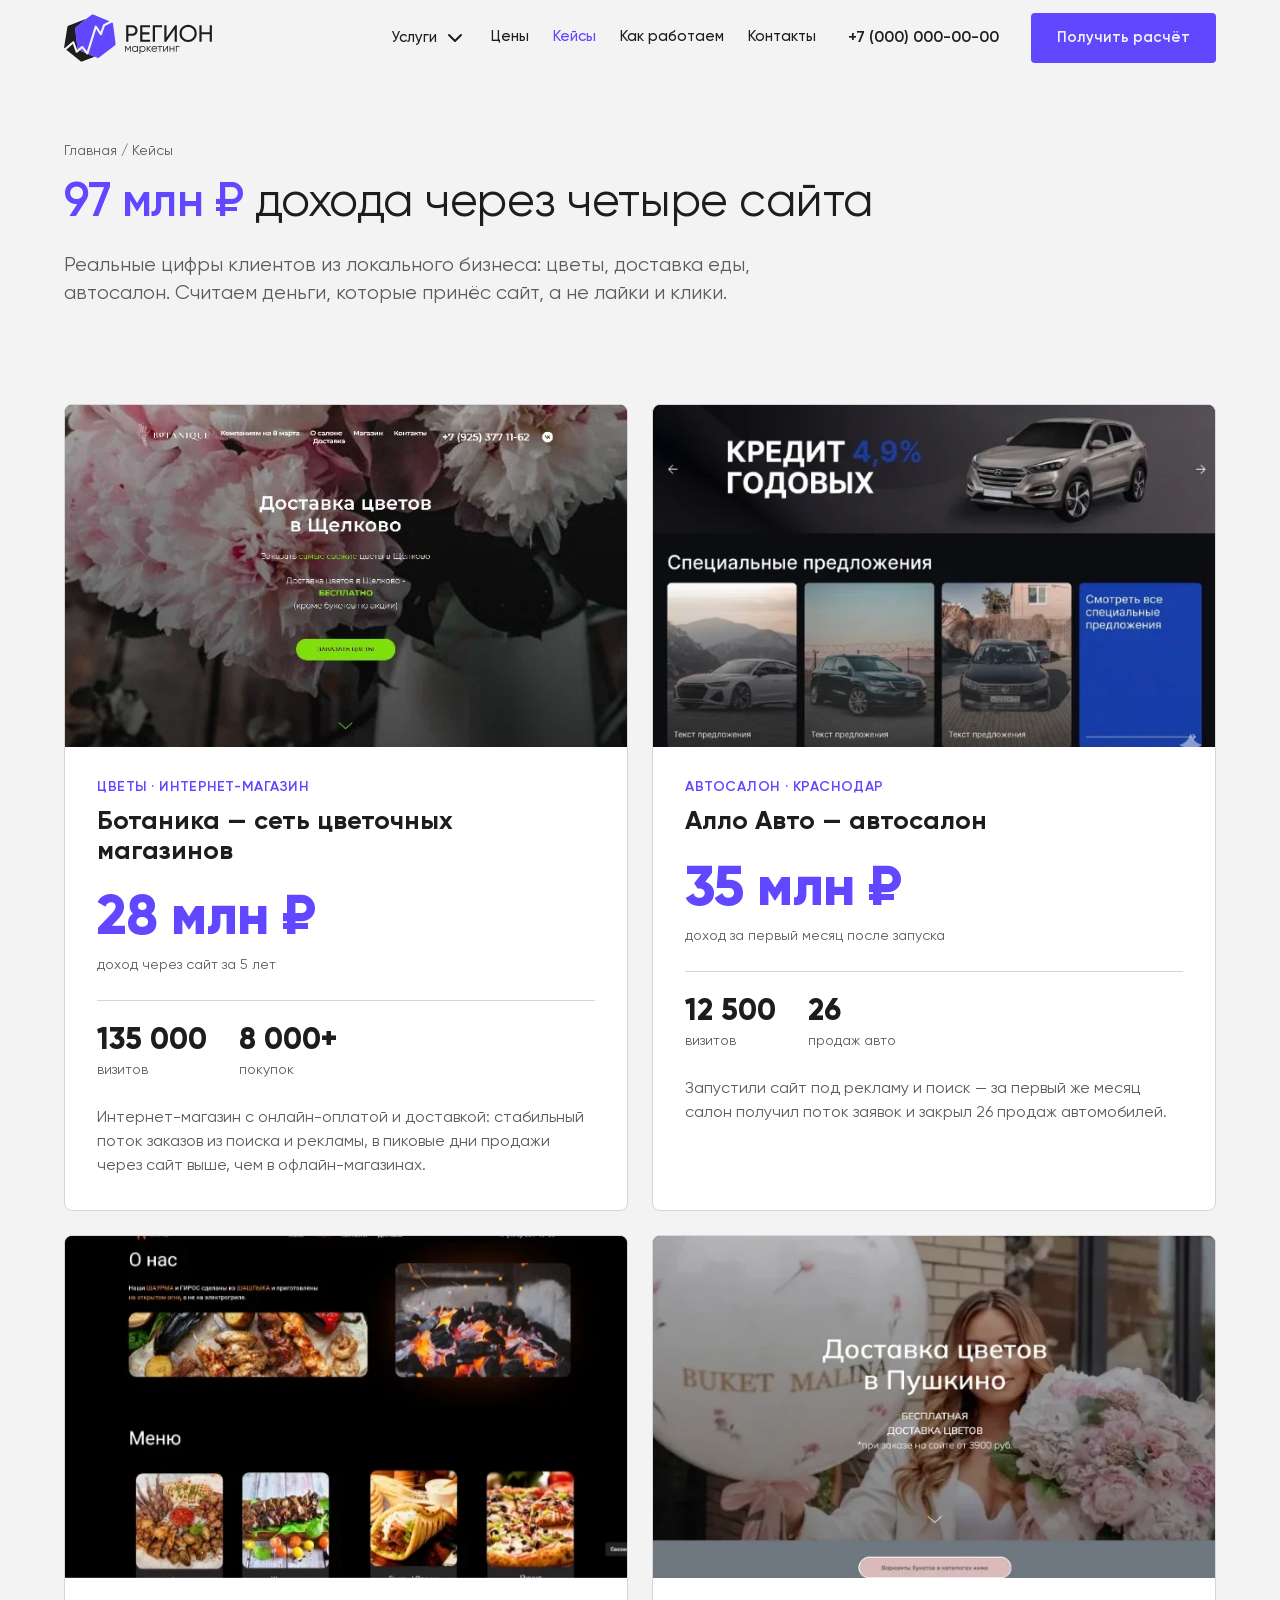
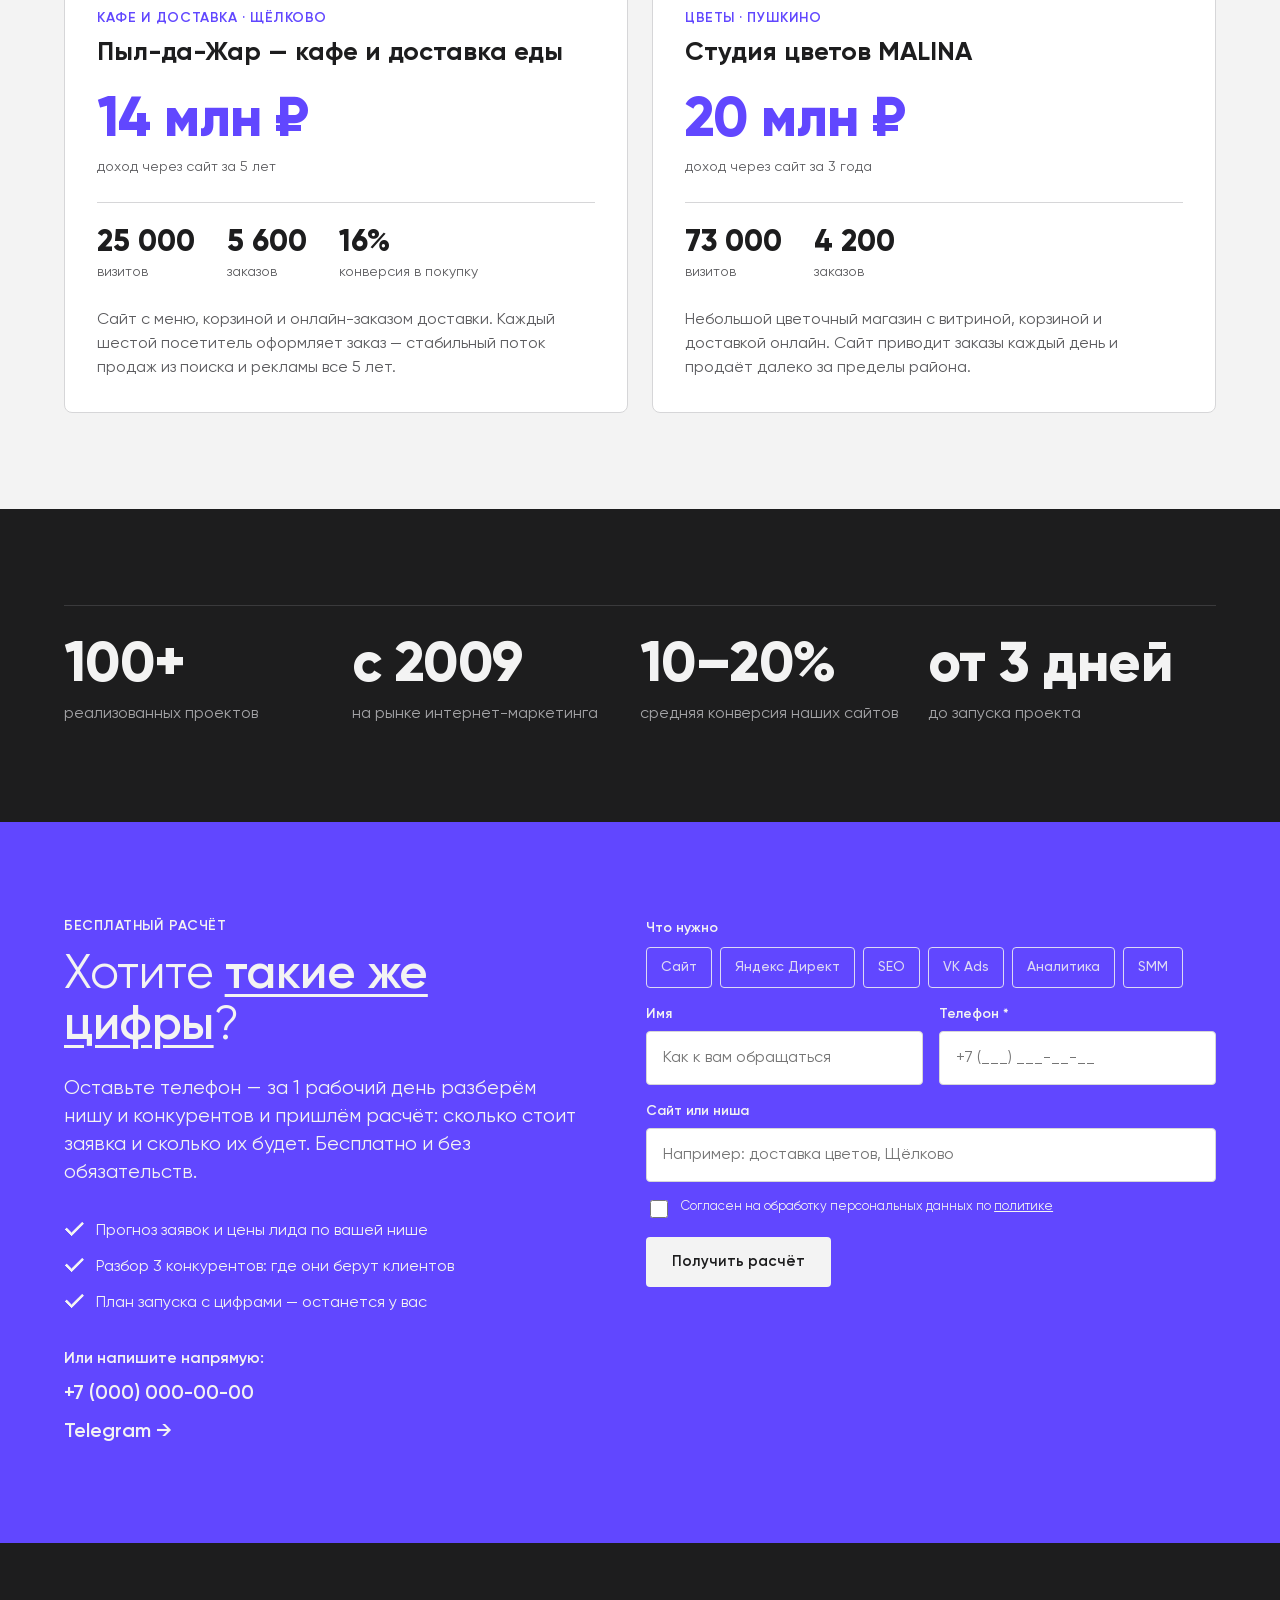
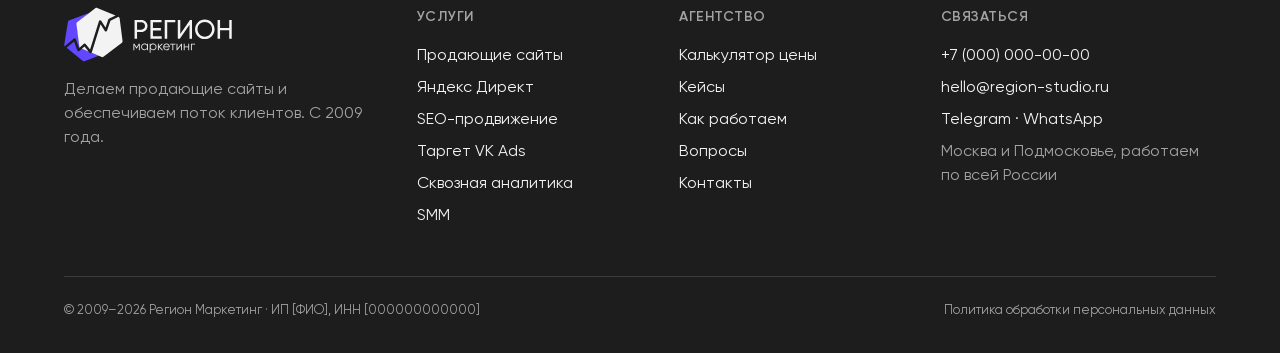
<file: region-site/cases.html>
<!doctype html>
<html lang="ru">
<head>
<meta charset="utf-8">
<meta name="viewport" content="width=device-width, initial-scale=1">
<title>Кейсы — Регион Маркетинг: сайты и реклама с результатом в рублях</title>
<meta name="description" content="Кейсы агентства «Регион Маркетинг»: 28 млн ₽ через сайт цветочной сети, 35 млн ₽ автосалону за первый месяц, 16% конверсия сайта доставки еды.">

<link rel="canonical" href="https://region-studio.ru/cases.html">
<meta property="og:type" content="website">
<meta property="og:title" content="Кейсы — Регион Маркетинг: сайты и реклама с результатом в рублях">
<meta property="og:description" content="Кейсы агентства «Регион Маркетинг»: 28 млн ₽ через сайт цветочной сети, 35 млн ₽ автосалону за первый месяц, 16% конверсия сайта доставки еды.">
<meta property="og:url" content="https://region-studio.ru/cases.html">
<meta property="og:locale" content="ru_RU">
<meta name="theme-color" content="#6147ff">
<link rel="icon" href="assets/img/favicon.svg" type="image/svg+xml">
<link rel="preload" href="assets/fonts/Gilroy-Regular.woff2" as="font" type="font/woff2" crossorigin>
<link rel="preload" href="assets/fonts/Gilroy-Bold.woff2" as="font" type="font/woff2" crossorigin>
<link rel="stylesheet" href="assets/css/style.css">

</head>
<body>
<a class="skip" href="#main">К содержанию</a>
<header class="header">
  <div class="container header__in">
    <a class="header__logo" href="index.html" aria-label="Регион Маркетинг — на главную"><img src="assets/img/logo-light.svg" alt="Регион Маркетинг" width="150" height="48"></a>
    <nav class="nav" aria-label="Основное меню">
      <div class="nav__drop"><button type="button" aria-expanded="false" aria-haspopup="true">Услуги <svg class="icon" viewBox="0 0 24 24" aria-hidden="true"><path d="m6 9 6 6 6-6"/></svg></button><div class="nav__menu"><a href="sites.html">Продающие сайты</a><a href="direct.html">Яндекс Директ</a><a href="seo.html">SEO-продвижение</a><a href="vk-ads.html">Таргет VK Ads</a><a href="analytics.html">Сквозная аналитика</a><a href="smm.html">SMM</a></div></div>
      <a href="calculator.html">Цены</a>
      <a href="cases.html" aria-current="page">Кейсы</a>
      <a href="index.html#process">Как работаем</a>
      <a href="contacts.html">Контакты</a>
    </nav>
    <a class="header__phone" href="tel:+70000000000">+7 (000) 000-00-00</a>
    <a class="rg-btn rg-btn--primary header__cta" href="#lead" data-open-lead>Получить расчёт</a>
    <button class="burger" type="button" aria-label="Меню" aria-expanded="false"><svg class="icon" viewBox="0 0 24 24" aria-hidden="true"><path d="M4 7h16M4 12h16M4 17h16"/></svg></button>
  </div>
</header>
<nav class="mobile-nav" aria-label="Мобильное меню">
  <a href="sites.html">Продающие сайты</a><a href="direct.html">Яндекс Директ</a><a href="seo.html">SEO-продвижение</a><a href="vk-ads.html">Таргет VK Ads</a><a href="analytics.html">Сквозная аналитика</a><a href="smm.html">SMM</a>
  <a href="calculator.html">Калькулятор цены</a>
  <a href="cases.html">Кейсы</a>
  <a href="contacts.html">Контакты</a>
  <a href="tel:+70000000000">+7 (000) 000-00-00</a>
  <a class="rg-btn rg-btn--primary" href="#lead" data-open-lead>Получить расчёт</a>
</nav>
<main id="main">
<section class="page-hero">
  <div class="container">
    <p class="crumbs"><a href="index.html">Главная</a> / Кейсы</p>
    <h1 class="rg-headline h1"><em>97 млн ₽</em> дохода через четыре сайта</h1>
    <p class="lead">Реальные цифры клиентов из локального бизнеса: цветы, доставка еды, автосалон. Считаем деньги, которые принёс сайт, а не лайки и клики.</p>
  </div>
</section>
<section class="section" style="padding-top:0">
  <div class="container"><div class="cases"><article class="case">
  <div class="case__img"><img src="assets/img/cases/botanika.webp" alt="Главный экран сайта доставки цветов «Ботаника» в Щёлково" loading="lazy" width="650" height="395"></div>
  <div class="case__body">
    <p class="label">Цветы · интернет-магазин</p>
    <h3 class="case__title">Ботаника — сеть цветочных магазинов</h3>
    <p class="case__money">28 млн ₽</p>
    <p class="case__money-cap">доход через сайт за 5 лет</p>
    <div class="case__stats"><div><b>135 000</b><span>визитов</span></div><div><b>8 000+</b><span>покупок</span></div></div>
    <p class="case__text">Интернет-магазин с онлайн-оплатой и доставкой: стабильный поток заказов из поиска и рекламы, в пиковые дни продажи через сайт выше, чем в офлайн-магазинах.</p>
  </div>
</article><article class="case">
  <div class="case__img"><img src="assets/img/cases/allo-avto.webp" alt="Сайт автосалона «Алло Авто»: баннер «Кредит 4,9% годовых» и спецпредложения" loading="lazy" width="650" height="395"></div>
  <div class="case__body">
    <p class="label">Автосалон · Краснодар</p>
    <h3 class="case__title">Алло Авто — автосалон</h3>
    <p class="case__money">35 млн ₽</p>
    <p class="case__money-cap">доход за первый месяц после запуска</p>
    <div class="case__stats"><div><b>12 500</b><span>визитов</span></div><div><b>26</b><span>продаж авто</span></div></div>
    <p class="case__text">Запустили сайт под рекламу и поиск — за первый же месяц салон получил поток заявок и закрыл 26 продаж автомобилей.</p>
  </div>
</article><article class="case">
  <div class="case__img"><img src="assets/img/cases/pyl-da-zhar.webp" alt="Сайт кафе «Пыл-да-Жар»: блок «О нас» и меню с шаурмой и шашлыком" loading="lazy" width="650" height="395"></div>
  <div class="case__body">
    <p class="label">Кафе и доставка · Щёлково</p>
    <h3 class="case__title">Пыл-да-Жар — кафе и доставка еды</h3>
    <p class="case__money">14 млн ₽</p>
    <p class="case__money-cap">доход через сайт за 5 лет</p>
    <div class="case__stats"><div><b>25 000</b><span>визитов</span></div><div><b>5 600</b><span>заказов</span></div><div><b>16%</b><span>конверсия в покупку</span></div></div>
    <p class="case__text">Сайт с меню, корзиной и онлайн-заказом доставки. Каждый шестой посетитель оформляет заказ — стабильный поток продаж из поиска и рекламы все 5 лет.</p>
  </div>
</article><article class="case">
  <div class="case__img"><img src="assets/img/cases/malina.webp" alt="Сайт студии цветов MALINA: «Доставка цветов в Пушкино»" loading="lazy" width="650" height="395"></div>
  <div class="case__body">
    <p class="label">Цветы · Пушкино</p>
    <h3 class="case__title">Студия цветов MALINA</h3>
    <p class="case__money">20 млн ₽</p>
    <p class="case__money-cap">доход через сайт за 3 года</p>
    <div class="case__stats"><div><b>73 000</b><span>визитов</span></div><div><b>4 200</b><span>заказов</span></div></div>
    <p class="case__text">Небольшой цветочный магазин с витриной, корзиной и доставкой онлайн. Сайт приводит заказы каждый день и продаёт далеко за пределы района.</p>
  </div>
</article></div></div>
</section>
<section class="section section--ink">
  <div class="container"><div class="stats"><div><b>100+</b><span>реализованных проектов</span></div><div><b>с 2009</b><span>на рынке интернет-маркетинга</span></div><div><b>10–20%</b><span>средняя конверсия наших сайтов</span></div><div><b>от 3 дней</b><span>до запуска проекта</span></div></div></div>
</section>
<section class="section section--accent" id="lead">
  <div class="container cta__grid">
    <div>
      <p class="label">Бесплатный расчёт</p>
      <h2 class="rg-headline h1" style="margin-top:16px">Хотите <em>такие же цифры</em>?</h2>
      <p class="lead">Оставьте телефон — за 1 рабочий день разберём нишу и конкурентов и пришлём расчёт: сколько стоит заявка и сколько их будет. Бесплатно и без обязательств.</p>
      <ul class="checks" style="margin-top:32px">
        <li>Прогноз заявок и цены лида по вашей нише</li>
        <li>Разбор 3 конкурентов: где они берут клиентов</li>
        <li>План запуска с цифрами — останется у вас</li>
      </ul>
      <div class="cta__contacts">
        <span>Или напишите напрямую:</span>
        <a href="tel:+70000000000">+7 (000) 000-00-00</a>
        <a href="https://t.me/USERNAME" target="_blank" rel="noopener">Telegram →</a>
      </div>
    </div>
    <form class="lead-form" novalidate>
    <fieldset class="chips"><legend>Что нужно</legend><label><input type="checkbox" name="service[]" value="Сайт"><span>Сайт</span></label><label><input type="checkbox" name="service[]" value="Яндекс Директ"><span>Яндекс Директ</span></label><label><input type="checkbox" name="service[]" value="SEO"><span>SEO</span></label><label><input type="checkbox" name="service[]" value="VK Ads"><span>VK Ads</span></label><label><input type="checkbox" name="service[]" value="Аналитика"><span>Аналитика</span></label><label><input type="checkbox" name="service[]" value="SMM"><span>SMM</span></label></fieldset>
    <div class="row2">
      <div class="field"><label for="cta-name">Имя</label><input id="cta-name" name="name" autocomplete="name" placeholder="Как к вам обращаться"></div>
      <div class="field"><label for="cta-phone">Телефон *</label><input id="cta-phone" name="phone" type="tel" autocomplete="tel" inputmode="tel" placeholder="+7 (___) ___-__-__" required></div>
    </div>
    <div class="field"><label for="cta-site">Сайт или ниша</label><input id="cta-site" name="site" placeholder="Например: доставка цветов, Щёлково"></div>
    <input class="hp" type="text" name="website" tabindex="-1" autocomplete="off" aria-hidden="true">
    <label class="consent"><input type="checkbox" name="consent" required><span>Согласен на обработку персональных данных по <a href="privacy.html" target="_blank">политике</a></span></label>
    <button class="rg-btn rg-btn--on-accent" type="submit">Получить расчёт</button>
    <p class="form-note" role="status" aria-live="polite"></p>
    </form>
  </div>
</section>
</main>
<footer class="footer">
  <div class="container">
    <div class="footer__grid">
      <div class="stack">
        <img class="footer__logo" src="assets/img/logo-dark.svg" alt="Регион Маркетинг" width="170" height="55" loading="lazy">
        <p class="muted" style="color:var(--ink-inverse-muted);max-width:300px">Делаем продающие сайты и обеспечиваем поток клиентов. С 2009 года.</p>
      </div>
      <div><h4>Услуги</h4><ul><li><a href="sites.html">Продающие сайты</a></li><li><a href="direct.html">Яндекс Директ</a></li><li><a href="seo.html">SEO-продвижение</a></li><li><a href="vk-ads.html">Таргет VK Ads</a></li><li><a href="analytics.html">Сквозная аналитика</a></li><li><a href="smm.html">SMM</a></li></ul></div>
      <div><h4>Агентство</h4><ul><li><a href="calculator.html">Калькулятор цены</a></li><li><a href="cases.html">Кейсы</a></li><li><a href="index.html#process">Как работаем</a></li><li><a href="index.html#faq">Вопросы</a></li><li><a href="contacts.html">Контакты</a></li></ul></div>
      <div><h4>Связаться</h4><ul>
        <li><a href="tel:+70000000000">+7 (000) 000-00-00</a></li>
        <li><a href="mailto:hello@region-studio.ru">hello@region-studio.ru</a></li>
        <li><a href="https://t.me/USERNAME" target="_blank" rel="noopener">Telegram</a> · <a href="https://wa.me/70000000000" target="_blank" rel="noopener">WhatsApp</a></li>
        <li style="color:var(--ink-inverse-muted)">Москва и Подмосковье, работаем по всей России</li>
      </ul></div>
    </div>
    <div class="footer__bottom">
      <span>© 2009–2026 Регион Маркетинг · ИП [ФИО], ИНН [000000000000]</span>
      <a href="privacy.html">Политика обработки персональных данных</a>
    </div>
  </div>
</footer>
<a class="rg-btn rg-btn--primary float-cta" href="#lead" data-open-lead>Получить расчёт</a>
<dialog class="modal" id="lead-modal" aria-labelledby="modal-title">
  <div class="modal__in">
    <button class="modal__close" type="button" aria-label="Закрыть"><svg class="icon" viewBox="0 0 24 24" aria-hidden="true"><path d="M6 6l12 12M18 6 6 18"/></svg></button>
    <h2 class="h3" id="modal-title">Бесплатный разбор вашего маркетинга</h2>
    <p class="muted">Перезвоним в течение рабочего часа. За 1 день пришлём прогноз заявок, цену лида и план запуска — даже если не будем работать вместе.</p>
    <form class="lead-form" novalidate>
    <fieldset class="chips"><legend>Что нужно</legend><label><input type="checkbox" name="service[]" value="Сайт"><span>Сайт</span></label><label><input type="checkbox" name="service[]" value="Яндекс Директ"><span>Яндекс Директ</span></label><label><input type="checkbox" name="service[]" value="SEO"><span>SEO</span></label><label><input type="checkbox" name="service[]" value="VK Ads"><span>VK Ads</span></label><label><input type="checkbox" name="service[]" value="Аналитика"><span>Аналитика</span></label><label><input type="checkbox" name="service[]" value="SMM"><span>SMM</span></label></fieldset>
    <div class="row2">
      <div class="field"><label for="m-name">Имя</label><input id="m-name" name="name" autocomplete="name" placeholder="Как к вам обращаться"></div>
      <div class="field"><label for="m-phone">Телефон *</label><input id="m-phone" name="phone" type="tel" autocomplete="tel" inputmode="tel" placeholder="+7 (___) ___-__-__" required></div>
    </div>
    <div class="field"><label for="m-site">Сайт или ниша</label><input id="m-site" name="site" placeholder="Например: доставка цветов, Щёлково"></div>
    <input class="hp" type="text" name="website" tabindex="-1" autocomplete="off" aria-hidden="true">
    <label class="consent"><input type="checkbox" name="consent" required><span>Согласен на обработку персональных данных по <a href="privacy.html" target="_blank">политике</a></span></label>
    <button class="rg-btn rg-btn--on-accent" type="submit">Получить расчёт</button>
    <p class="form-note" role="status" aria-live="polite"></p>
    </form>
  </div>
</dialog>
<script>window.RG_CONFIG={metrikaId:null,formEndpoint:"send.php",thanksPage:"thanks.html",phone:"+7 (000) 000-00-00",phoneRaw:"+70000000000",telegram:"https://t.me/USERNAME"};</script>
<script src="assets/js/main.js" defer></script>

</body>
</html>
</file>
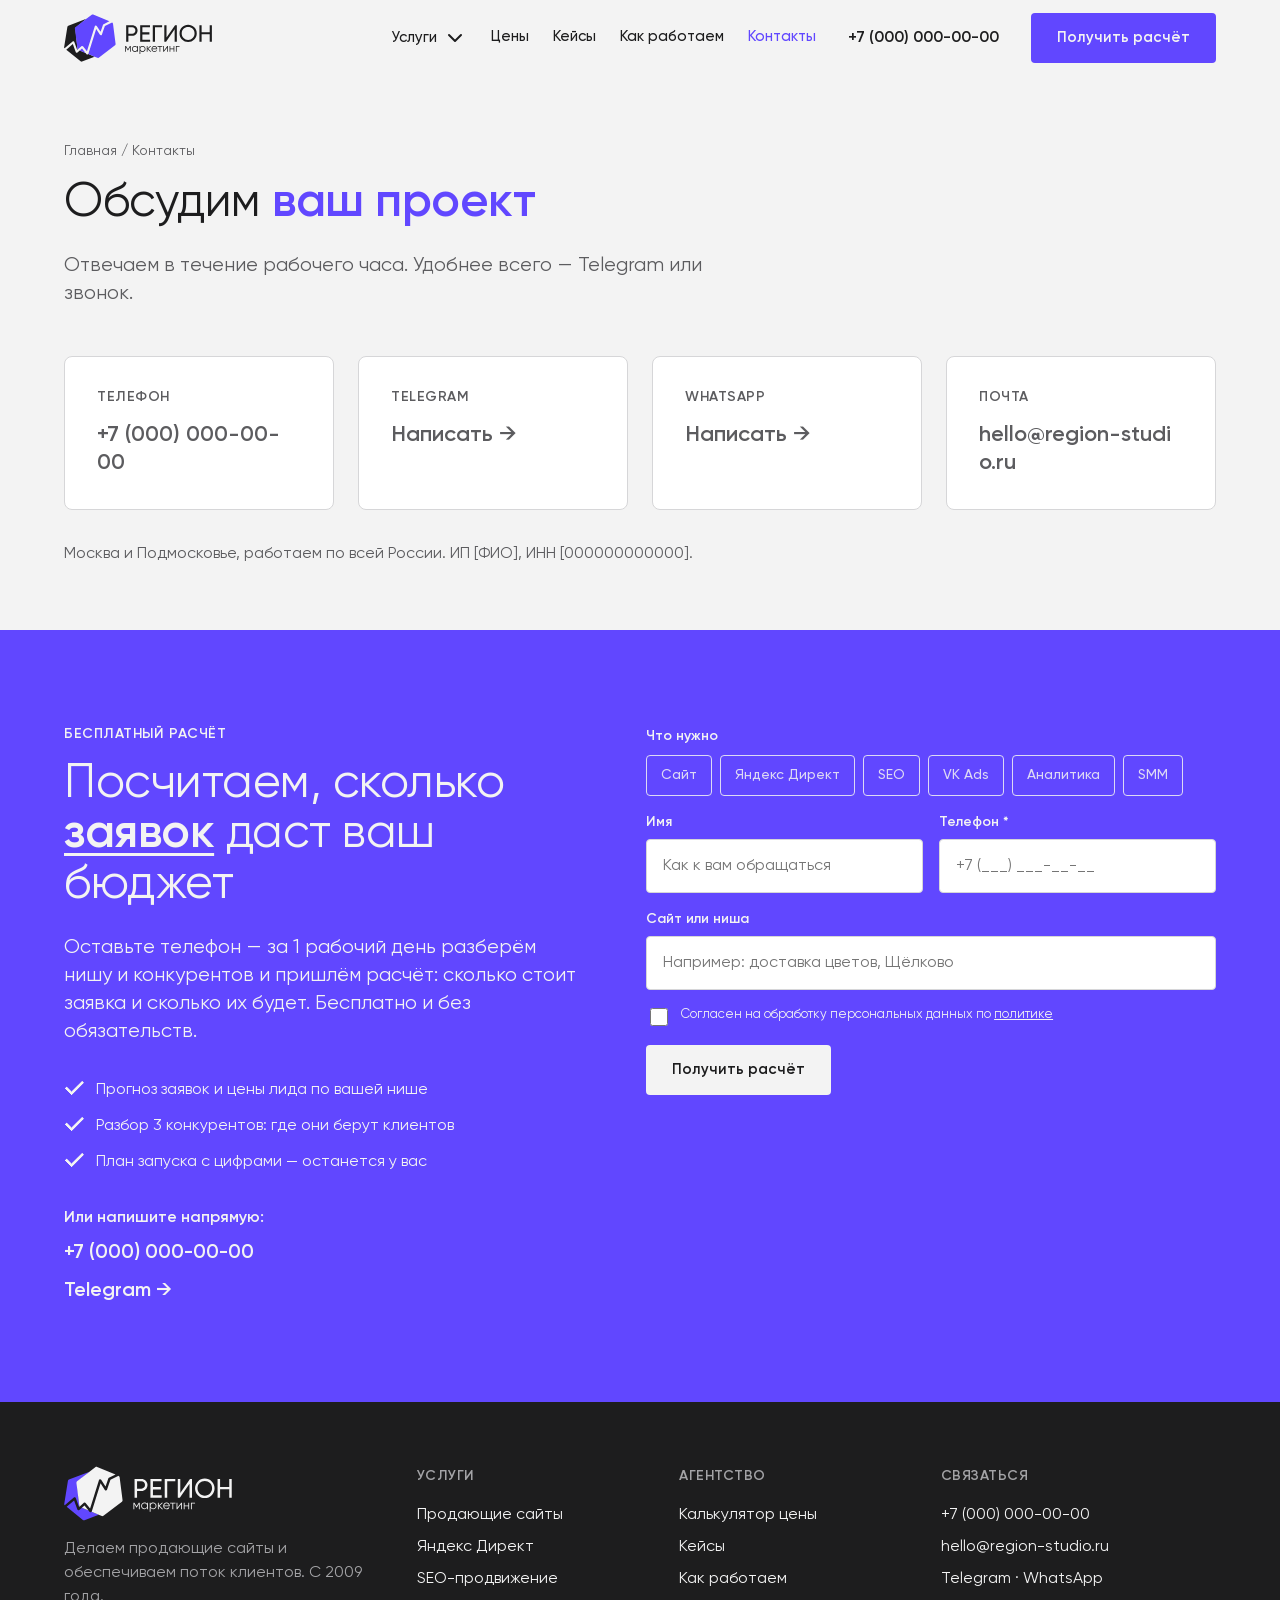
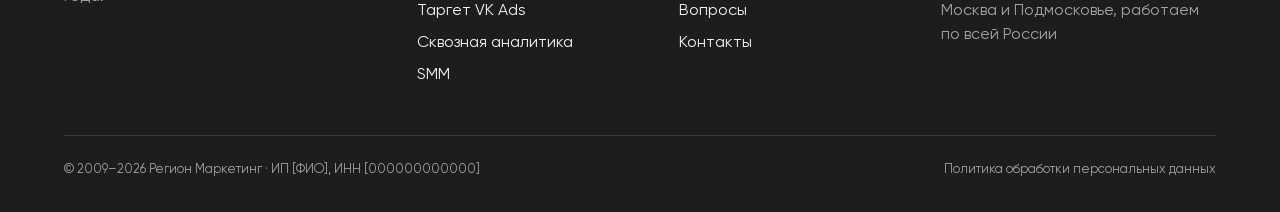
<file: region-site/contacts.html>
<!doctype html>
<html lang="ru">
<head>
<meta charset="utf-8">
<meta name="viewport" content="width=device-width, initial-scale=1">
<title>Контакты — Регион Маркетинг</title>
<meta name="description" content="Связаться с агентством «Регион Маркетинг»: телефон, Telegram, WhatsApp, почта. Бесплатный расчёт заявок за 1 день.">

<link rel="canonical" href="https://region-studio.ru/contacts.html">
<meta property="og:type" content="website">
<meta property="og:title" content="Контакты — Регион Маркетинг">
<meta property="og:description" content="Связаться с агентством «Регион Маркетинг»: телефон, Telegram, WhatsApp, почта. Бесплатный расчёт заявок за 1 день.">
<meta property="og:url" content="https://region-studio.ru/contacts.html">
<meta property="og:locale" content="ru_RU">
<meta name="theme-color" content="#6147ff">
<link rel="icon" href="assets/img/favicon.svg" type="image/svg+xml">
<link rel="preload" href="assets/fonts/Gilroy-Regular.woff2" as="font" type="font/woff2" crossorigin>
<link rel="preload" href="assets/fonts/Gilroy-Bold.woff2" as="font" type="font/woff2" crossorigin>
<link rel="stylesheet" href="assets/css/style.css">

</head>
<body>
<a class="skip" href="#main">К содержанию</a>
<header class="header">
  <div class="container header__in">
    <a class="header__logo" href="index.html" aria-label="Регион Маркетинг — на главную"><img src="assets/img/logo-light.svg" alt="Регион Маркетинг" width="150" height="48"></a>
    <nav class="nav" aria-label="Основное меню">
      <div class="nav__drop"><button type="button" aria-expanded="false" aria-haspopup="true">Услуги <svg class="icon" viewBox="0 0 24 24" aria-hidden="true"><path d="m6 9 6 6 6-6"/></svg></button><div class="nav__menu"><a href="sites.html">Продающие сайты</a><a href="direct.html">Яндекс Директ</a><a href="seo.html">SEO-продвижение</a><a href="vk-ads.html">Таргет VK Ads</a><a href="analytics.html">Сквозная аналитика</a><a href="smm.html">SMM</a></div></div>
      <a href="calculator.html">Цены</a>
      <a href="cases.html">Кейсы</a>
      <a href="index.html#process">Как работаем</a>
      <a href="contacts.html" aria-current="page">Контакты</a>
    </nav>
    <a class="header__phone" href="tel:+70000000000">+7 (000) 000-00-00</a>
    <a class="rg-btn rg-btn--primary header__cta" href="#lead" data-open-lead>Получить расчёт</a>
    <button class="burger" type="button" aria-label="Меню" aria-expanded="false"><svg class="icon" viewBox="0 0 24 24" aria-hidden="true"><path d="M4 7h16M4 12h16M4 17h16"/></svg></button>
  </div>
</header>
<nav class="mobile-nav" aria-label="Мобильное меню">
  <a href="sites.html">Продающие сайты</a><a href="direct.html">Яндекс Директ</a><a href="seo.html">SEO-продвижение</a><a href="vk-ads.html">Таргет VK Ads</a><a href="analytics.html">Сквозная аналитика</a><a href="smm.html">SMM</a>
  <a href="calculator.html">Калькулятор цены</a>
  <a href="cases.html">Кейсы</a>
  <a href="contacts.html">Контакты</a>
  <a href="tel:+70000000000">+7 (000) 000-00-00</a>
  <a class="rg-btn rg-btn--primary" href="#lead" data-open-lead>Получить расчёт</a>
</nav>
<main id="main">
<section class="page-hero">
  <div class="container">
    <p class="crumbs"><a href="index.html">Главная</a> / Контакты</p>
    <h1 class="rg-headline h1">Обсудим <em>ваш проект</em></h1>
    <p class="lead">Отвечаем в течение рабочего часа. Удобнее всего — Telegram или звонок.</p>
    <div class="grid grid--4" style="margin-top:48px">
      <a class="card service" href="tel:+70000000000"><p class="label">Телефон</p><p class="h3">+7 (000) 000-00-00</p></a>
      <a class="card service" href="https://t.me/USERNAME" target="_blank" rel="noopener"><p class="label">Telegram</p><p class="h3">Написать →</p></a>
      <a class="card service" href="https://wa.me/70000000000" target="_blank" rel="noopener"><p class="label">WhatsApp</p><p class="h3">Написать →</p></a>
      <a class="card service" href="mailto:hello@region-studio.ru"><p class="label">Почта</p><p class="h3" style="word-break:break-all">hello@region-studio.ru</p></a>
    </div>
    <p class="muted" style="margin-top:32px">Москва и Подмосковье, работаем по всей России. ИП [ФИО], ИНН [000000000000].</p>
  </div>
</section>
<section class="section section--accent" id="lead">
  <div class="container cta__grid">
    <div>
      <p class="label">Бесплатный расчёт</p>
      <h2 class="rg-headline h1" style="margin-top:16px">Посчитаем, сколько <em>заявок</em> даст ваш бюджет</h2>
      <p class="lead">Оставьте телефон — за 1 рабочий день разберём нишу и конкурентов и пришлём расчёт: сколько стоит заявка и сколько их будет. Бесплатно и без обязательств.</p>
      <ul class="checks" style="margin-top:32px">
        <li>Прогноз заявок и цены лида по вашей нише</li>
        <li>Разбор 3 конкурентов: где они берут клиентов</li>
        <li>План запуска с цифрами — останется у вас</li>
      </ul>
      <div class="cta__contacts">
        <span>Или напишите напрямую:</span>
        <a href="tel:+70000000000">+7 (000) 000-00-00</a>
        <a href="https://t.me/USERNAME" target="_blank" rel="noopener">Telegram →</a>
      </div>
    </div>
    <form class="lead-form" novalidate>
    <fieldset class="chips"><legend>Что нужно</legend><label><input type="checkbox" name="service[]" value="Сайт"><span>Сайт</span></label><label><input type="checkbox" name="service[]" value="Яндекс Директ"><span>Яндекс Директ</span></label><label><input type="checkbox" name="service[]" value="SEO"><span>SEO</span></label><label><input type="checkbox" name="service[]" value="VK Ads"><span>VK Ads</span></label><label><input type="checkbox" name="service[]" value="Аналитика"><span>Аналитика</span></label><label><input type="checkbox" name="service[]" value="SMM"><span>SMM</span></label></fieldset>
    <div class="row2">
      <div class="field"><label for="cta-name">Имя</label><input id="cta-name" name="name" autocomplete="name" placeholder="Как к вам обращаться"></div>
      <div class="field"><label for="cta-phone">Телефон *</label><input id="cta-phone" name="phone" type="tel" autocomplete="tel" inputmode="tel" placeholder="+7 (___) ___-__-__" required></div>
    </div>
    <div class="field"><label for="cta-site">Сайт или ниша</label><input id="cta-site" name="site" placeholder="Например: доставка цветов, Щёлково"></div>
    <input class="hp" type="text" name="website" tabindex="-1" autocomplete="off" aria-hidden="true">
    <label class="consent"><input type="checkbox" name="consent" required><span>Согласен на обработку персональных данных по <a href="privacy.html" target="_blank">политике</a></span></label>
    <button class="rg-btn rg-btn--on-accent" type="submit">Получить расчёт</button>
    <p class="form-note" role="status" aria-live="polite"></p>
    </form>
  </div>
</section>
</main>
<footer class="footer">
  <div class="container">
    <div class="footer__grid">
      <div class="stack">
        <img class="footer__logo" src="assets/img/logo-dark.svg" alt="Регион Маркетинг" width="170" height="55" loading="lazy">
        <p class="muted" style="color:var(--ink-inverse-muted);max-width:300px">Делаем продающие сайты и обеспечиваем поток клиентов. С 2009 года.</p>
      </div>
      <div><h4>Услуги</h4><ul><li><a href="sites.html">Продающие сайты</a></li><li><a href="direct.html">Яндекс Директ</a></li><li><a href="seo.html">SEO-продвижение</a></li><li><a href="vk-ads.html">Таргет VK Ads</a></li><li><a href="analytics.html">Сквозная аналитика</a></li><li><a href="smm.html">SMM</a></li></ul></div>
      <div><h4>Агентство</h4><ul><li><a href="calculator.html">Калькулятор цены</a></li><li><a href="cases.html">Кейсы</a></li><li><a href="index.html#process">Как работаем</a></li><li><a href="index.html#faq">Вопросы</a></li><li><a href="contacts.html">Контакты</a></li></ul></div>
      <div><h4>Связаться</h4><ul>
        <li><a href="tel:+70000000000">+7 (000) 000-00-00</a></li>
        <li><a href="mailto:hello@region-studio.ru">hello@region-studio.ru</a></li>
        <li><a href="https://t.me/USERNAME" target="_blank" rel="noopener">Telegram</a> · <a href="https://wa.me/70000000000" target="_blank" rel="noopener">WhatsApp</a></li>
        <li style="color:var(--ink-inverse-muted)">Москва и Подмосковье, работаем по всей России</li>
      </ul></div>
    </div>
    <div class="footer__bottom">
      <span>© 2009–2026 Регион Маркетинг · ИП [ФИО], ИНН [000000000000]</span>
      <a href="privacy.html">Политика обработки персональных данных</a>
    </div>
  </div>
</footer>
<a class="rg-btn rg-btn--primary float-cta" href="#lead" data-open-lead>Получить расчёт</a>
<dialog class="modal" id="lead-modal" aria-labelledby="modal-title">
  <div class="modal__in">
    <button class="modal__close" type="button" aria-label="Закрыть"><svg class="icon" viewBox="0 0 24 24" aria-hidden="true"><path d="M6 6l12 12M18 6 6 18"/></svg></button>
    <h2 class="h3" id="modal-title">Бесплатный разбор вашего маркетинга</h2>
    <p class="muted">Перезвоним в течение рабочего часа. За 1 день пришлём прогноз заявок, цену лида и план запуска — даже если не будем работать вместе.</p>
    <form class="lead-form" novalidate>
    <fieldset class="chips"><legend>Что нужно</legend><label><input type="checkbox" name="service[]" value="Сайт"><span>Сайт</span></label><label><input type="checkbox" name="service[]" value="Яндекс Директ"><span>Яндекс Директ</span></label><label><input type="checkbox" name="service[]" value="SEO"><span>SEO</span></label><label><input type="checkbox" name="service[]" value="VK Ads"><span>VK Ads</span></label><label><input type="checkbox" name="service[]" value="Аналитика"><span>Аналитика</span></label><label><input type="checkbox" name="service[]" value="SMM"><span>SMM</span></label></fieldset>
    <div class="row2">
      <div class="field"><label for="m-name">Имя</label><input id="m-name" name="name" autocomplete="name" placeholder="Как к вам обращаться"></div>
      <div class="field"><label for="m-phone">Телефон *</label><input id="m-phone" name="phone" type="tel" autocomplete="tel" inputmode="tel" placeholder="+7 (___) ___-__-__" required></div>
    </div>
    <div class="field"><label for="m-site">Сайт или ниша</label><input id="m-site" name="site" placeholder="Например: доставка цветов, Щёлково"></div>
    <input class="hp" type="text" name="website" tabindex="-1" autocomplete="off" aria-hidden="true">
    <label class="consent"><input type="checkbox" name="consent" required><span>Согласен на обработку персональных данных по <a href="privacy.html" target="_blank">политике</a></span></label>
    <button class="rg-btn rg-btn--on-accent" type="submit">Получить расчёт</button>
    <p class="form-note" role="status" aria-live="polite"></p>
    </form>
  </div>
</dialog>
<script>window.RG_CONFIG={metrikaId:null,formEndpoint:"send.php",thanksPage:"thanks.html",phone:"+7 (000) 000-00-00",phoneRaw:"+70000000000",telegram:"https://t.me/USERNAME"};</script>
<script src="assets/js/main.js" defer></script>

</body>
</html>
</file>
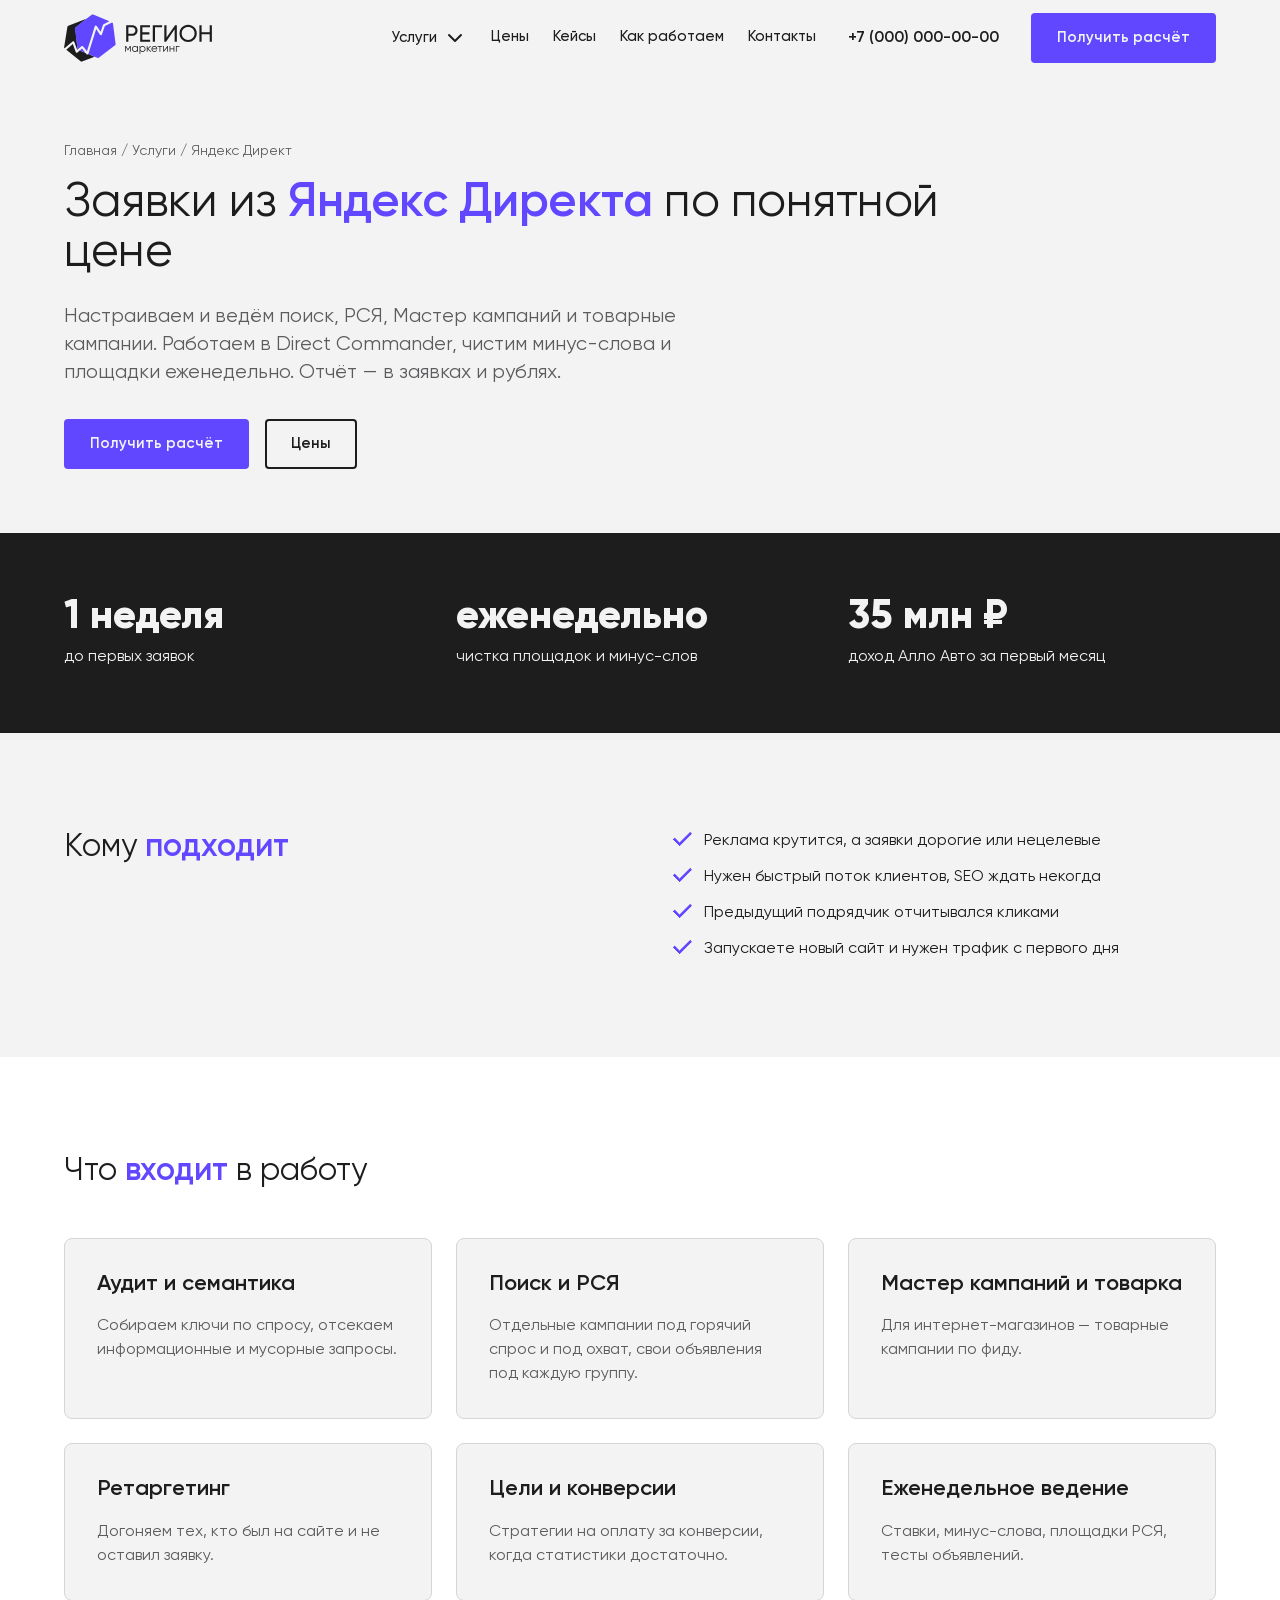
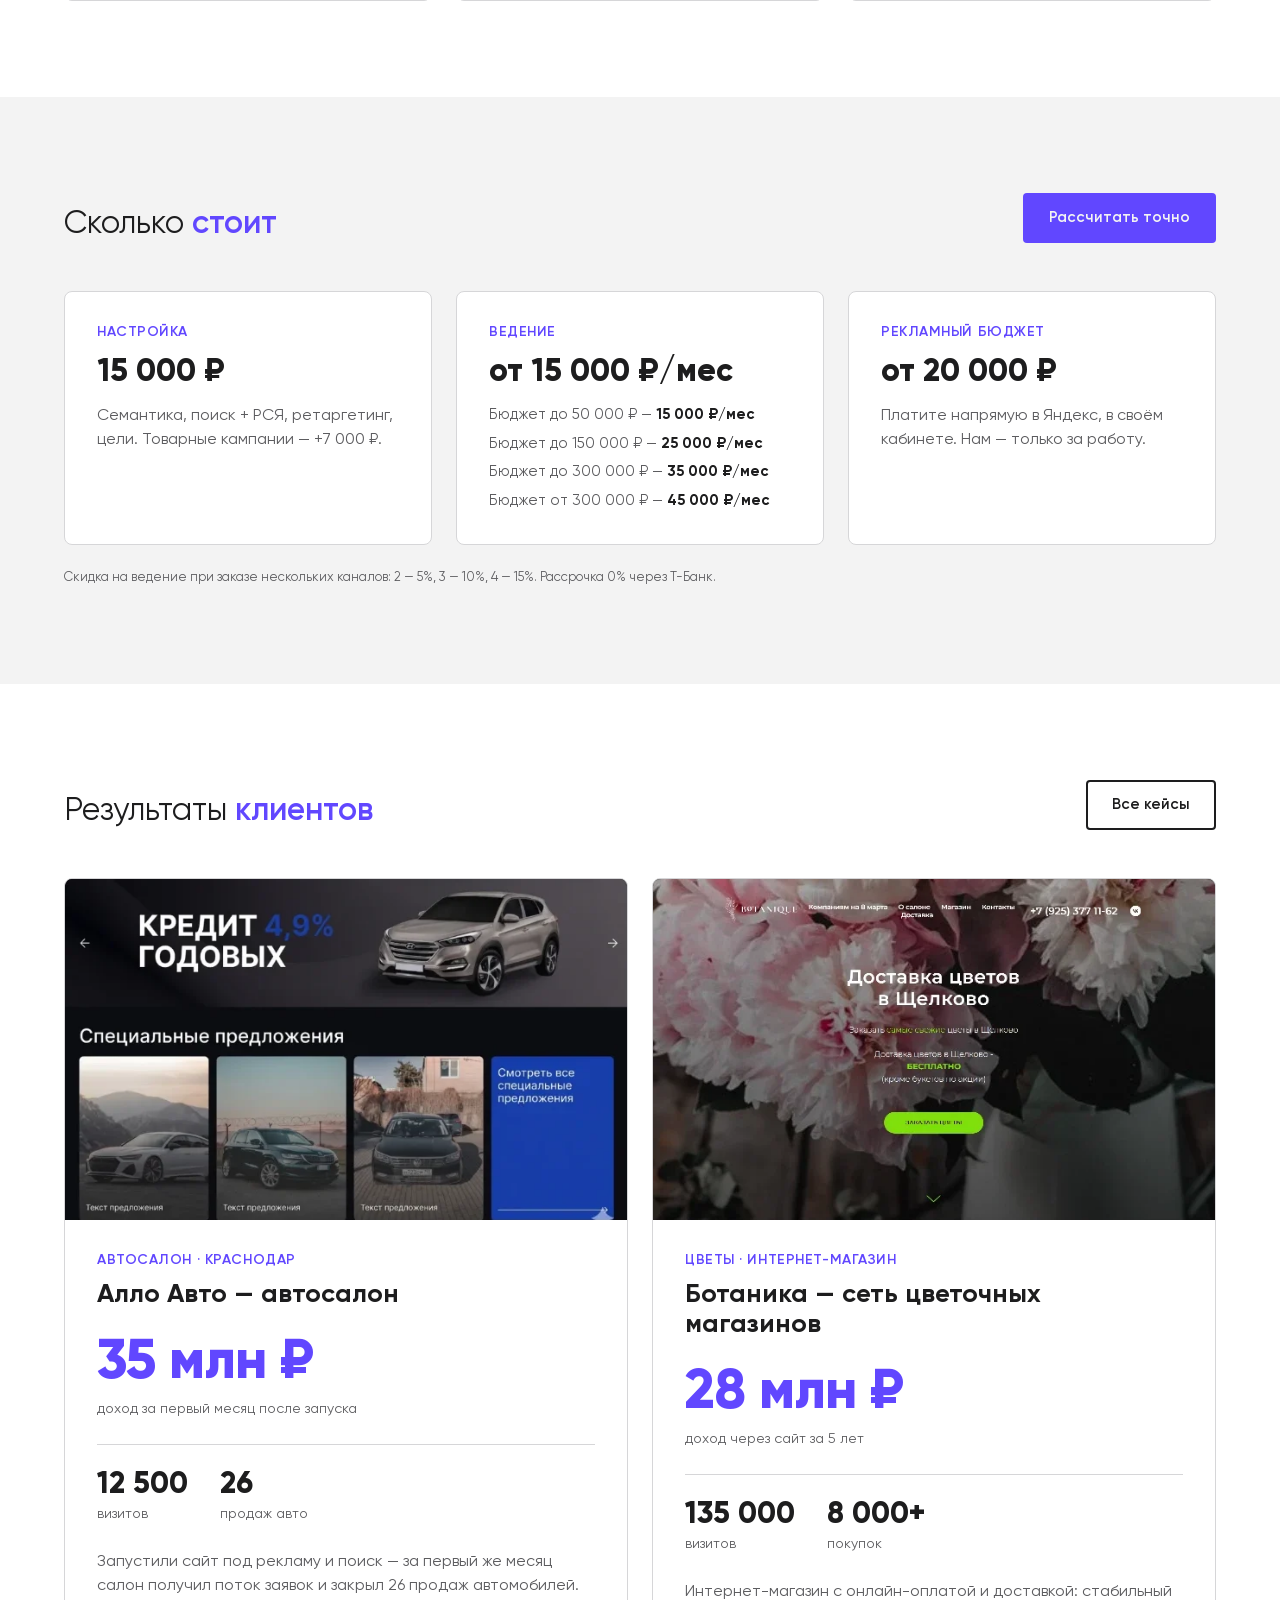
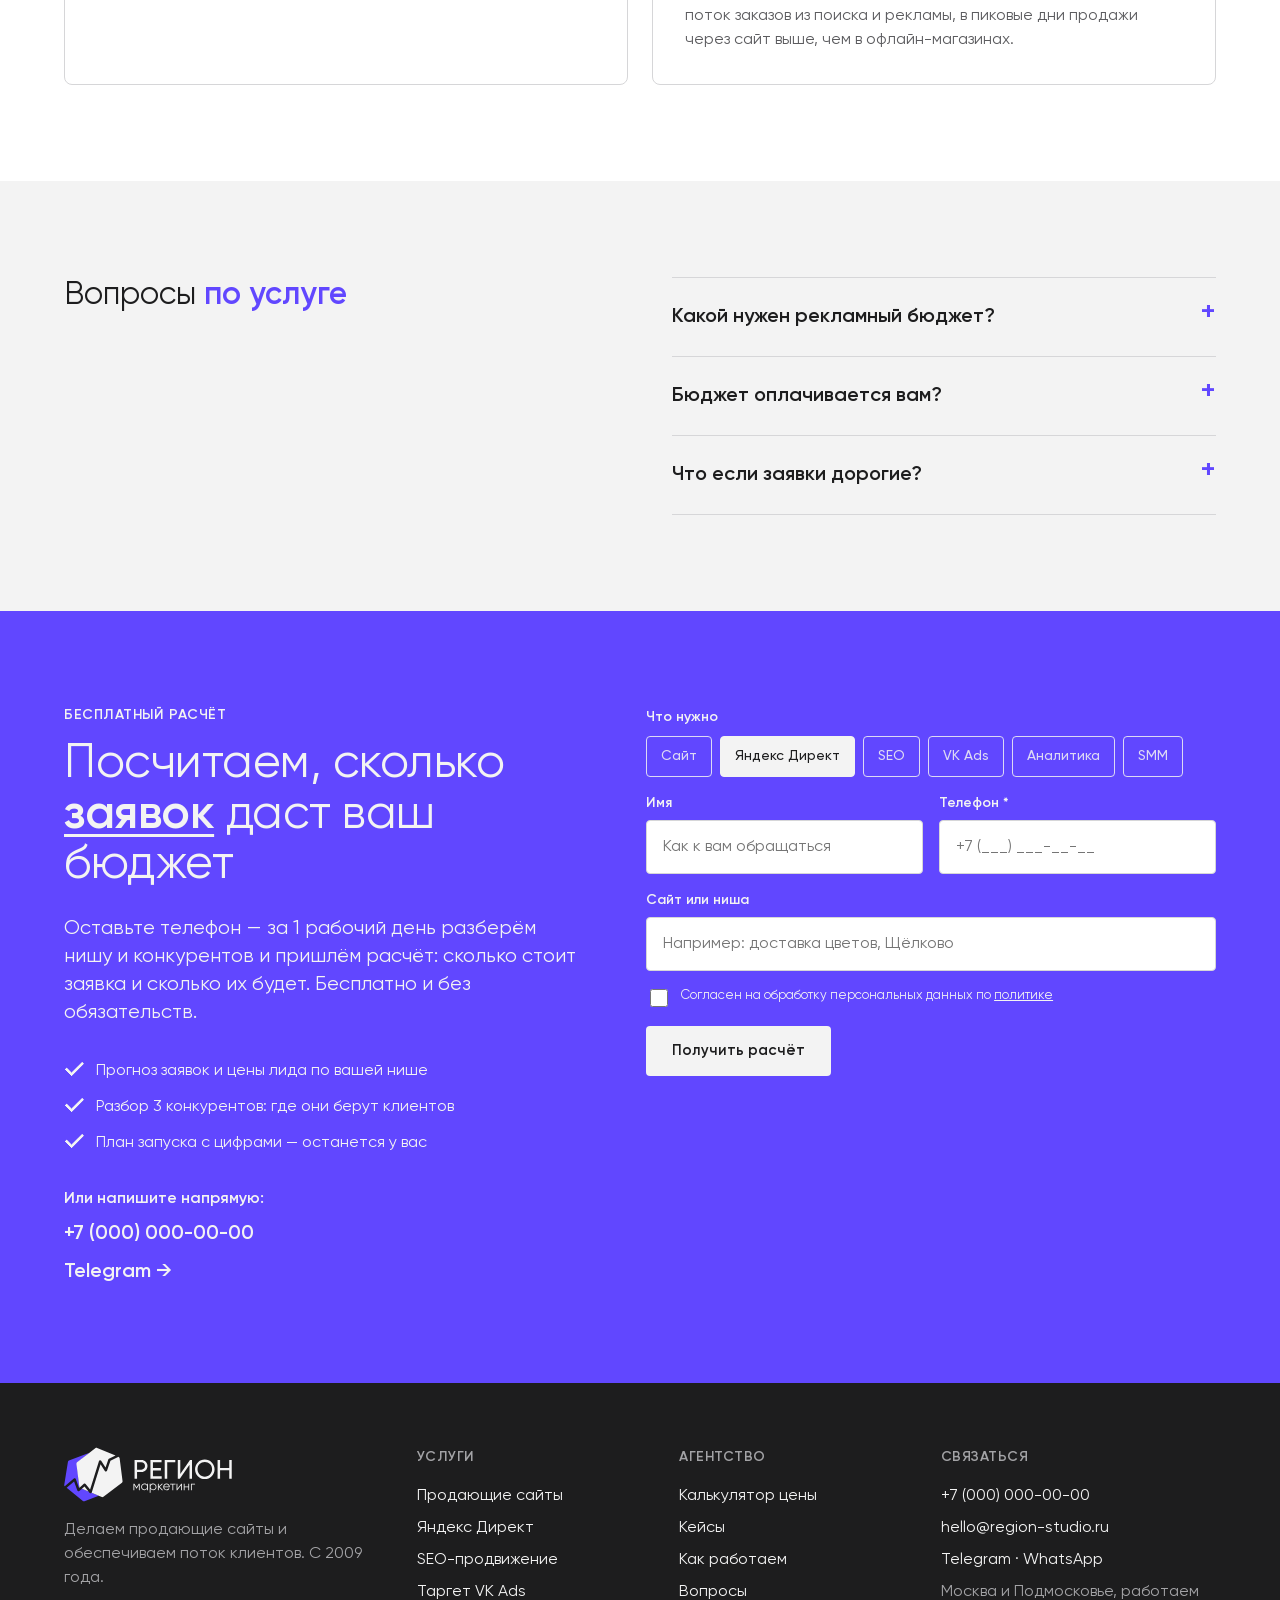
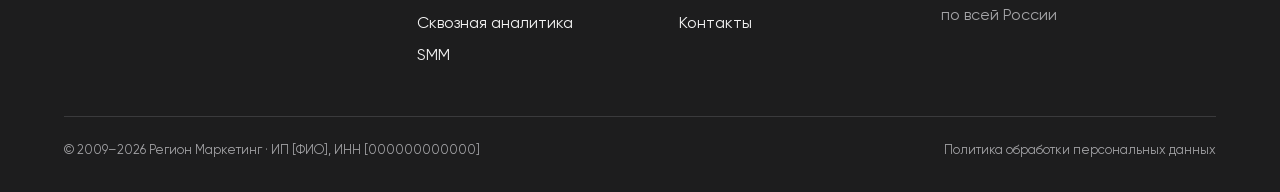
<file: region-site/direct.html>
<!doctype html>
<html lang="ru">
<head>
<meta charset="utf-8">
<meta name="viewport" content="width=device-width, initial-scale=1">
<title>Настройка и ведение Яндекс Директ — Регион Маркетинг</title>
<meta name="description" content="Настройка и ведение Яндекс Директ под заявки: поиск, РСЯ, Мастер кампаний, товарные кампании. Считаем стоимость заявки и продажи. Первые заявки в первую неделю.">

<link rel="canonical" href="https://region-studio.ru/direct.html">
<meta property="og:type" content="website">
<meta property="og:title" content="Настройка и ведение Яндекс Директ — Регион Маркетинг">
<meta property="og:description" content="Настройка и ведение Яндекс Директ под заявки: поиск, РСЯ, Мастер кампаний, товарные кампании. Считаем стоимость заявки и продажи. Первые заявки в первую неделю.">
<meta property="og:url" content="https://region-studio.ru/direct.html">
<meta property="og:locale" content="ru_RU">
<meta name="theme-color" content="#6147ff">
<link rel="icon" href="assets/img/favicon.svg" type="image/svg+xml">
<link rel="preload" href="assets/fonts/Gilroy-Regular.woff2" as="font" type="font/woff2" crossorigin>
<link rel="preload" href="assets/fonts/Gilroy-Bold.woff2" as="font" type="font/woff2" crossorigin>
<link rel="stylesheet" href="assets/css/style.css">

</head>
<body>
<a class="skip" href="#main">К содержанию</a>
<header class="header">
  <div class="container header__in">
    <a class="header__logo" href="index.html" aria-label="Регион Маркетинг — на главную"><img src="assets/img/logo-light.svg" alt="Регион Маркетинг" width="150" height="48"></a>
    <nav class="nav" aria-label="Основное меню">
      <div class="nav__drop"><button type="button" aria-expanded="false" aria-haspopup="true">Услуги <svg class="icon" viewBox="0 0 24 24" aria-hidden="true"><path d="m6 9 6 6 6-6"/></svg></button><div class="nav__menu"><a href="sites.html">Продающие сайты</a><a href="direct.html" aria-current="page">Яндекс Директ</a><a href="seo.html">SEO-продвижение</a><a href="vk-ads.html">Таргет VK Ads</a><a href="analytics.html">Сквозная аналитика</a><a href="smm.html">SMM</a></div></div>
      <a href="calculator.html">Цены</a>
      <a href="cases.html">Кейсы</a>
      <a href="index.html#process">Как работаем</a>
      <a href="contacts.html">Контакты</a>
    </nav>
    <a class="header__phone" href="tel:+70000000000">+7 (000) 000-00-00</a>
    <a class="rg-btn rg-btn--primary header__cta" href="#lead" data-open-lead>Получить расчёт</a>
    <button class="burger" type="button" aria-label="Меню" aria-expanded="false"><svg class="icon" viewBox="0 0 24 24" aria-hidden="true"><path d="M4 7h16M4 12h16M4 17h16"/></svg></button>
  </div>
</header>
<nav class="mobile-nav" aria-label="Мобильное меню">
  <a href="sites.html">Продающие сайты</a><a href="direct.html">Яндекс Директ</a><a href="seo.html">SEO-продвижение</a><a href="vk-ads.html">Таргет VK Ads</a><a href="analytics.html">Сквозная аналитика</a><a href="smm.html">SMM</a>
  <a href="calculator.html">Калькулятор цены</a>
  <a href="cases.html">Кейсы</a>
  <a href="contacts.html">Контакты</a>
  <a href="tel:+70000000000">+7 (000) 000-00-00</a>
  <a class="rg-btn rg-btn--primary" href="#lead" data-open-lead>Получить расчёт</a>
</nav>
<main id="main">
<section class="page-hero">
  <div class="container">
    <p class="crumbs"><a href="index.html">Главная</a> / <a href="index.html#services">Услуги</a> / Яндекс Директ</p>
    <h1 class="rg-headline h1">Заявки из <em>Яндекс Директа</em> по понятной цене</h1>
    <p class="lead">Настраиваем и ведём поиск, РСЯ, Мастер кампаний и товарные кампании. Работаем в Direct Commander, чистим минус-слова и площадки еженедельно. Отчёт — в заявках и рублях.</p>
    <div class="btn-row">
      <a class="rg-btn rg-btn--primary" href="#lead" data-open-lead data-service="Яндекс Директ">Получить расчёт</a>
      <a class="rg-btn rg-btn--secondary" href="#price">Цены</a>
    </div>
  </div>
</section>

<section class="section--tight section section--ink">
  <div class="container kpi-row"><div><b>1 неделя</b><span>до первых заявок</span></div><div><b>еженедельно</b><span>чистка площадок и минус-слов</span></div><div><b>35 млн ₽</b><span>доход Алло Авто за первый месяц</span></div></div>
</section>

<section class="section">
  <div class="container split">
    <h2 class="rg-headline h2">Кому <em>подходит</em></h2>
    <ul class="checks"><li>Реклама крутится, а заявки дорогие или нецелевые</li><li>Нужен быстрый поток клиентов, SEO ждать некогда</li><li>Предыдущий подрядчик отчитывался кликами</li><li>Запускаете новый сайт и нужен трафик с первого дня</li></ul>
  </div>
</section>

<section class="section section--raised">
  <div class="container">
    <div class="section__head"><h2 class="rg-headline h2">Что <em>входит</em> в работу</h2></div>
    <div class="grid grid--3"><div class="card"><h3 class="h3">Аудит и семантика</h3><p class="muted">Собираем ключи по спросу, отсекаем информационные и мусорные запросы.</p></div><div class="card"><h3 class="h3">Поиск и РСЯ</h3><p class="muted">Отдельные кампании под горячий спрос и под охват, свои объявления под каждую группу.</p></div><div class="card"><h3 class="h3">Мастер кампаний и товарка</h3><p class="muted">Для интернет-магазинов — товарные кампании по фиду.</p></div><div class="card"><h3 class="h3">Ретаргетинг</h3><p class="muted">Догоняем тех, кто был на сайте и не оставил заявку.</p></div><div class="card"><h3 class="h3">Цели и конверсии</h3><p class="muted">Стратегии на оплату за конверсии, когда статистики достаточно.</p></div><div class="card"><h3 class="h3">Еженедельное ведение</h3><p class="muted">Ставки, минус-слова, площадки РСЯ, тесты объявлений.</p></div></div>
  </div>
</section>

<section class="section" id="price">
  <div class="container">
    <div class="section__head">
      <h2 class="rg-headline h2">Сколько <em>стоит</em></h2>
      <a class="rg-btn rg-btn--primary" href="calculator.html?s=direct">Рассчитать точно</a>
    </div>
    <div class="grid grid--3"><div class="card price"><p class="label">Настройка</p><p class="price__val">15 000 ₽</p><div class="muted">Семантика, поиск + РСЯ, ретаргетинг, цели. Товарные кампании — +7 000 ₽.</div></div><div class="card price"><p class="label">Ведение</p><p class="price__val">от 15 000 ₽/мес</p><div class="muted"><ul class='tiers'><li>Бюджет до 50 000 ₽ — <b>15 000 ₽/мес</b></li><li>Бюджет до 150 000 ₽ — <b>25 000 ₽/мес</b></li><li>Бюджет до 300 000 ₽ — <b>35 000 ₽/мес</b></li><li>Бюджет от 300 000 ₽ — <b>45 000 ₽/мес</b></li></ul></div></div><div class="card price"><p class="label">Рекламный бюджет</p><p class="price__val">от 20 000 ₽</p><div class="muted">Платите напрямую в Яндекс, в своём кабинете. Нам — только за работу.</div></div></div>
    <p class="caption" style="margin-top:24px">Скидка на ведение при заказе нескольких каналов: 2 — 5%, 3 — 10%, 4 — 15%. Рассрочка 0% через Т-Банк.</p>
  </div>
</section>

<section class="section section--raised" id="service-cases">
  <div class="container">
    <div class="section__head">
      <h2 class="rg-headline h2">Результаты <em>клиентов</em></h2>
      <a class="rg-btn rg-btn--secondary" href="cases.html">Все кейсы</a>
    </div>
    <div class="cases"><article class="case">
  <div class="case__img"><img src="assets/img/cases/allo-avto.webp" alt="Сайт автосалона «Алло Авто»: баннер «Кредит 4,9% годовых» и спецпредложения" loading="lazy" width="650" height="395"></div>
  <div class="case__body">
    <p class="label">Автосалон · Краснодар</p>
    <h3 class="case__title">Алло Авто — автосалон</h3>
    <p class="case__money">35 млн ₽</p>
    <p class="case__money-cap">доход за первый месяц после запуска</p>
    <div class="case__stats"><div><b>12 500</b><span>визитов</span></div><div><b>26</b><span>продаж авто</span></div></div>
    <p class="case__text">Запустили сайт под рекламу и поиск — за первый же месяц салон получил поток заявок и закрыл 26 продаж автомобилей.</p>
  </div>
</article><article class="case">
  <div class="case__img"><img src="assets/img/cases/botanika.webp" alt="Главный экран сайта доставки цветов «Ботаника» в Щёлково" loading="lazy" width="650" height="395"></div>
  <div class="case__body">
    <p class="label">Цветы · интернет-магазин</p>
    <h3 class="case__title">Ботаника — сеть цветочных магазинов</h3>
    <p class="case__money">28 млн ₽</p>
    <p class="case__money-cap">доход через сайт за 5 лет</p>
    <div class="case__stats"><div><b>135 000</b><span>визитов</span></div><div><b>8 000+</b><span>покупок</span></div></div>
    <p class="case__text">Интернет-магазин с онлайн-оплатой и доставкой: стабильный поток заказов из поиска и рекламы, в пиковые дни продажи через сайт выше, чем в офлайн-магазинах.</p>
  </div>
</article></div>
  </div>
</section>

<section class="section">
  <div class="container split">
    <h2 class="rg-headline h2">Вопросы <em>по услуге</em></h2>
    <div class="faq"><details><summary>Какой нужен рекламный бюджет?</summary><p>Зависит от ниши и региона. Считаем прогноз по статистике Вордстата и конкурентам — присылаем вместе с расчётом.</p></details><details><summary>Бюджет оплачивается вам?</summary><p>Нет. Рекламный бюджет вы пополняете сами в своём кабинете — деньги под вашим контролем.</p></details><details><summary>Что если заявки дорогие?</summary><p>Разбираем по цепочке: запросы → объявления → сайт → обработка заявок. Часто проблема в посадочной странице, её тоже чиним.</p></details></div>
  </div>
</section>
<section class="section section--accent" id="lead">
  <div class="container cta__grid">
    <div>
      <p class="label">Бесплатный расчёт</p>
      <h2 class="rg-headline h1" style="margin-top:16px">Посчитаем, сколько <em>заявок</em> даст ваш бюджет</h2>
      <p class="lead">Оставьте телефон — за 1 рабочий день разберём нишу и конкурентов и пришлём расчёт: сколько стоит заявка и сколько их будет. Бесплатно и без обязательств.</p>
      <ul class="checks" style="margin-top:32px">
        <li>Прогноз заявок и цены лида по вашей нише</li>
        <li>Разбор 3 конкурентов: где они берут клиентов</li>
        <li>План запуска с цифрами — останется у вас</li>
      </ul>
      <div class="cta__contacts">
        <span>Или напишите напрямую:</span>
        <a href="tel:+70000000000">+7 (000) 000-00-00</a>
        <a href="https://t.me/USERNAME" target="_blank" rel="noopener">Telegram →</a>
      </div>
    </div>
    <form class="lead-form" novalidate>
    <fieldset class="chips"><legend>Что нужно</legend><label><input type="checkbox" name="service[]" value="Сайт"><span>Сайт</span></label><label><input type="checkbox" name="service[]" value="Яндекс Директ" checked><span>Яндекс Директ</span></label><label><input type="checkbox" name="service[]" value="SEO"><span>SEO</span></label><label><input type="checkbox" name="service[]" value="VK Ads"><span>VK Ads</span></label><label><input type="checkbox" name="service[]" value="Аналитика"><span>Аналитика</span></label><label><input type="checkbox" name="service[]" value="SMM"><span>SMM</span></label></fieldset>
    <div class="row2">
      <div class="field"><label for="cta-name">Имя</label><input id="cta-name" name="name" autocomplete="name" placeholder="Как к вам обращаться"></div>
      <div class="field"><label for="cta-phone">Телефон *</label><input id="cta-phone" name="phone" type="tel" autocomplete="tel" inputmode="tel" placeholder="+7 (___) ___-__-__" required></div>
    </div>
    <div class="field"><label for="cta-site">Сайт или ниша</label><input id="cta-site" name="site" placeholder="Например: доставка цветов, Щёлково"></div>
    <input class="hp" type="text" name="website" tabindex="-1" autocomplete="off" aria-hidden="true">
    <label class="consent"><input type="checkbox" name="consent" required><span>Согласен на обработку персональных данных по <a href="privacy.html" target="_blank">политике</a></span></label>
    <button class="rg-btn rg-btn--on-accent" type="submit">Получить расчёт</button>
    <p class="form-note" role="status" aria-live="polite"></p>
    </form>
  </div>
</section>
</main>
<footer class="footer">
  <div class="container">
    <div class="footer__grid">
      <div class="stack">
        <img class="footer__logo" src="assets/img/logo-dark.svg" alt="Регион Маркетинг" width="170" height="55" loading="lazy">
        <p class="muted" style="color:var(--ink-inverse-muted);max-width:300px">Делаем продающие сайты и обеспечиваем поток клиентов. С 2009 года.</p>
      </div>
      <div><h4>Услуги</h4><ul><li><a href="sites.html">Продающие сайты</a></li><li><a href="direct.html">Яндекс Директ</a></li><li><a href="seo.html">SEO-продвижение</a></li><li><a href="vk-ads.html">Таргет VK Ads</a></li><li><a href="analytics.html">Сквозная аналитика</a></li><li><a href="smm.html">SMM</a></li></ul></div>
      <div><h4>Агентство</h4><ul><li><a href="calculator.html">Калькулятор цены</a></li><li><a href="cases.html">Кейсы</a></li><li><a href="index.html#process">Как работаем</a></li><li><a href="index.html#faq">Вопросы</a></li><li><a href="contacts.html">Контакты</a></li></ul></div>
      <div><h4>Связаться</h4><ul>
        <li><a href="tel:+70000000000">+7 (000) 000-00-00</a></li>
        <li><a href="mailto:hello@region-studio.ru">hello@region-studio.ru</a></li>
        <li><a href="https://t.me/USERNAME" target="_blank" rel="noopener">Telegram</a> · <a href="https://wa.me/70000000000" target="_blank" rel="noopener">WhatsApp</a></li>
        <li style="color:var(--ink-inverse-muted)">Москва и Подмосковье, работаем по всей России</li>
      </ul></div>
    </div>
    <div class="footer__bottom">
      <span>© 2009–2026 Регион Маркетинг · ИП [ФИО], ИНН [000000000000]</span>
      <a href="privacy.html">Политика обработки персональных данных</a>
    </div>
  </div>
</footer>
<a class="rg-btn rg-btn--primary float-cta" href="#lead" data-open-lead>Получить расчёт</a>
<dialog class="modal" id="lead-modal" aria-labelledby="modal-title">
  <div class="modal__in">
    <button class="modal__close" type="button" aria-label="Закрыть"><svg class="icon" viewBox="0 0 24 24" aria-hidden="true"><path d="M6 6l12 12M18 6 6 18"/></svg></button>
    <h2 class="h3" id="modal-title">Бесплатный разбор вашего маркетинга</h2>
    <p class="muted">Перезвоним в течение рабочего часа. За 1 день пришлём прогноз заявок, цену лида и план запуска — даже если не будем работать вместе.</p>
    <form class="lead-form" novalidate>
    <fieldset class="chips"><legend>Что нужно</legend><label><input type="checkbox" name="service[]" value="Сайт"><span>Сайт</span></label><label><input type="checkbox" name="service[]" value="Яндекс Директ"><span>Яндекс Директ</span></label><label><input type="checkbox" name="service[]" value="SEO"><span>SEO</span></label><label><input type="checkbox" name="service[]" value="VK Ads"><span>VK Ads</span></label><label><input type="checkbox" name="service[]" value="Аналитика"><span>Аналитика</span></label><label><input type="checkbox" name="service[]" value="SMM"><span>SMM</span></label></fieldset>
    <div class="row2">
      <div class="field"><label for="m-name">Имя</label><input id="m-name" name="name" autocomplete="name" placeholder="Как к вам обращаться"></div>
      <div class="field"><label for="m-phone">Телефон *</label><input id="m-phone" name="phone" type="tel" autocomplete="tel" inputmode="tel" placeholder="+7 (___) ___-__-__" required></div>
    </div>
    <div class="field"><label for="m-site">Сайт или ниша</label><input id="m-site" name="site" placeholder="Например: доставка цветов, Щёлково"></div>
    <input class="hp" type="text" name="website" tabindex="-1" autocomplete="off" aria-hidden="true">
    <label class="consent"><input type="checkbox" name="consent" required><span>Согласен на обработку персональных данных по <a href="privacy.html" target="_blank">политике</a></span></label>
    <button class="rg-btn rg-btn--on-accent" type="submit">Получить расчёт</button>
    <p class="form-note" role="status" aria-live="polite"></p>
    </form>
  </div>
</dialog>
<script>window.RG_CONFIG={metrikaId:null,formEndpoint:"send.php",thanksPage:"thanks.html",phone:"+7 (000) 000-00-00",phoneRaw:"+70000000000",telegram:"https://t.me/USERNAME"};</script>
<script src="assets/js/main.js" defer></script>

</body>
</html>
</file>
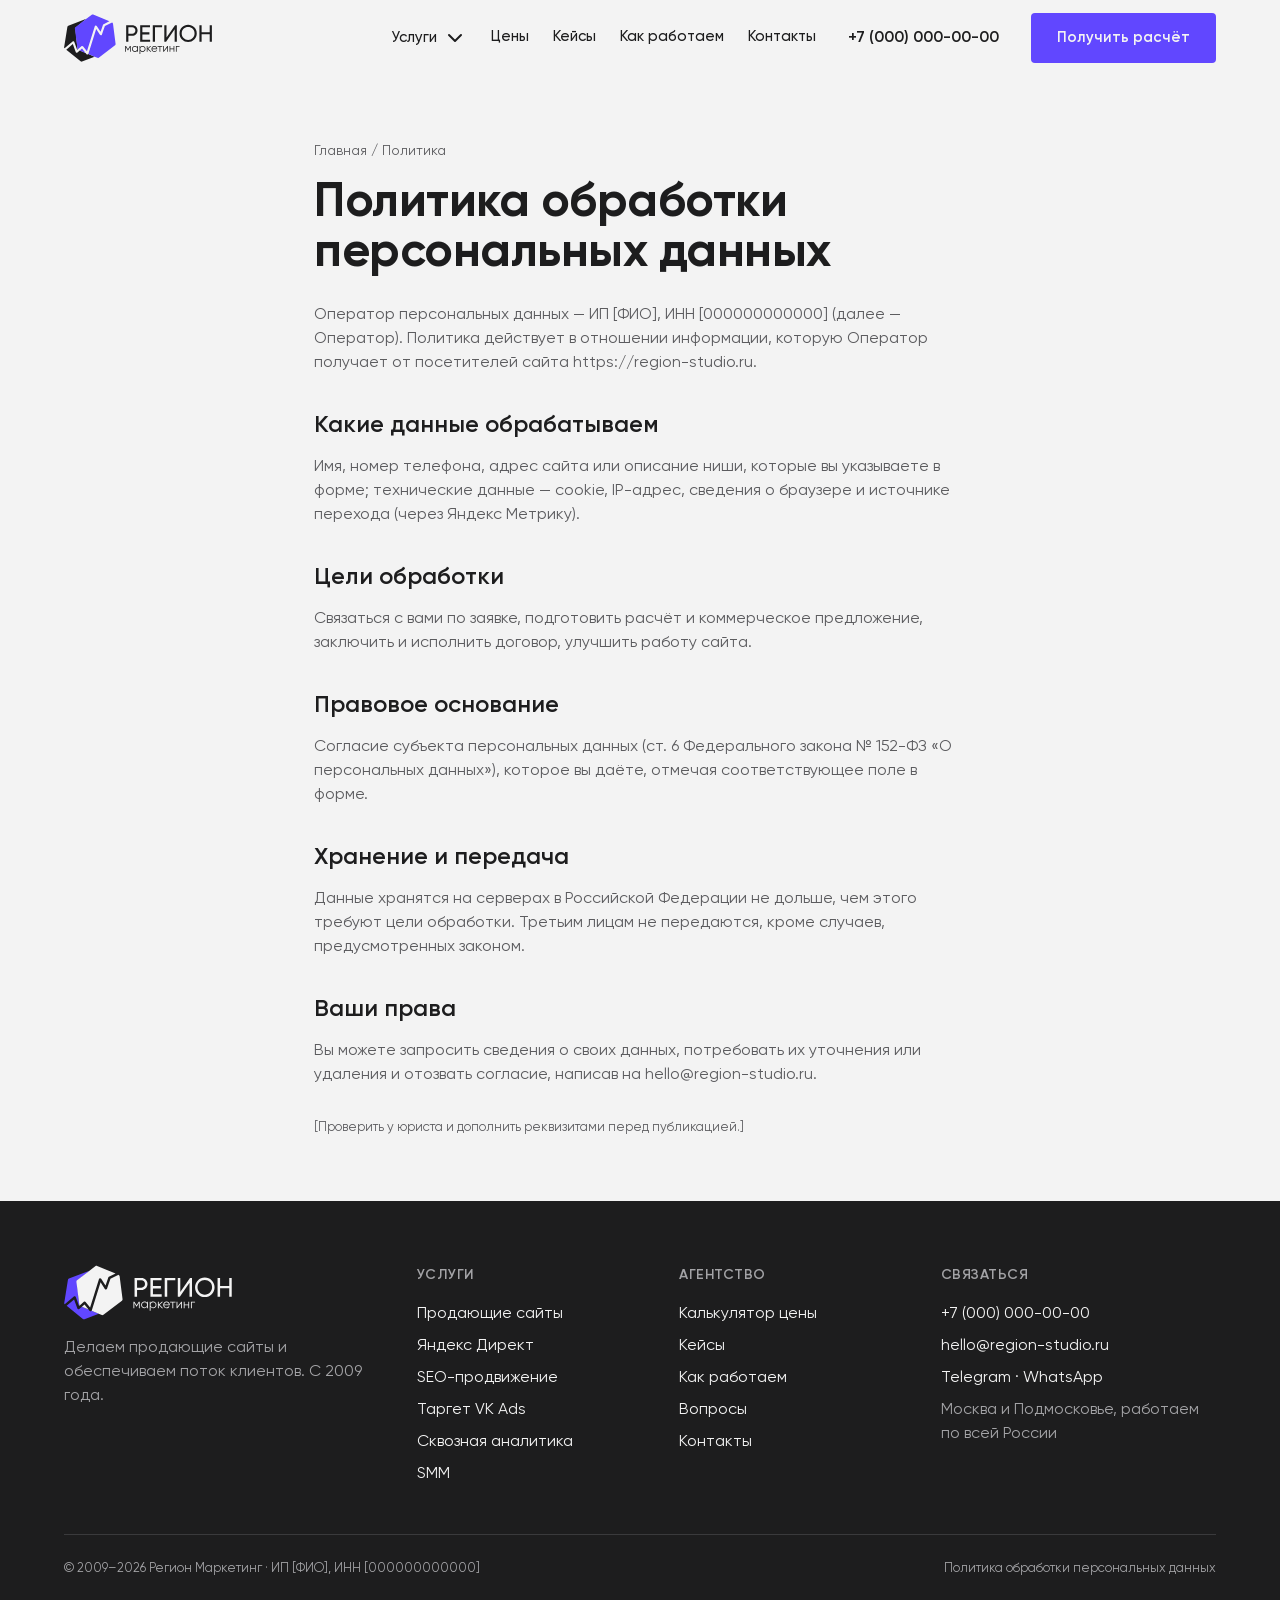
<file: region-site/privacy.html>
<!doctype html>
<html lang="ru">
<head>
<meta charset="utf-8">
<meta name="viewport" content="width=device-width, initial-scale=1">
<title>Политика обработки персональных данных — Регион Маркетинг</title>
<meta name="description" content="Политика обработки персональных данных сайта region-studio.ru.">

<link rel="canonical" href="https://region-studio.ru/privacy.html">
<meta property="og:type" content="website">
<meta property="og:title" content="Политика обработки персональных данных — Регион Маркетинг">
<meta property="og:description" content="Политика обработки персональных данных сайта region-studio.ru.">
<meta property="og:url" content="https://region-studio.ru/privacy.html">
<meta property="og:locale" content="ru_RU">
<meta name="theme-color" content="#6147ff">
<link rel="icon" href="assets/img/favicon.svg" type="image/svg+xml">
<link rel="preload" href="assets/fonts/Gilroy-Regular.woff2" as="font" type="font/woff2" crossorigin>
<link rel="preload" href="assets/fonts/Gilroy-Bold.woff2" as="font" type="font/woff2" crossorigin>
<link rel="stylesheet" href="assets/css/style.css">

</head>
<body>
<a class="skip" href="#main">К содержанию</a>
<header class="header">
  <div class="container header__in">
    <a class="header__logo" href="index.html" aria-label="Регион Маркетинг — на главную"><img src="assets/img/logo-light.svg" alt="Регион Маркетинг" width="150" height="48"></a>
    <nav class="nav" aria-label="Основное меню">
      <div class="nav__drop"><button type="button" aria-expanded="false" aria-haspopup="true">Услуги <svg class="icon" viewBox="0 0 24 24" aria-hidden="true"><path d="m6 9 6 6 6-6"/></svg></button><div class="nav__menu"><a href="sites.html">Продающие сайты</a><a href="direct.html">Яндекс Директ</a><a href="seo.html">SEO-продвижение</a><a href="vk-ads.html">Таргет VK Ads</a><a href="analytics.html">Сквозная аналитика</a><a href="smm.html">SMM</a></div></div>
      <a href="calculator.html">Цены</a>
      <a href="cases.html">Кейсы</a>
      <a href="index.html#process">Как работаем</a>
      <a href="contacts.html">Контакты</a>
    </nav>
    <a class="header__phone" href="tel:+70000000000">+7 (000) 000-00-00</a>
    <a class="rg-btn rg-btn--primary header__cta" href="#lead" data-open-lead>Получить расчёт</a>
    <button class="burger" type="button" aria-label="Меню" aria-expanded="false"><svg class="icon" viewBox="0 0 24 24" aria-hidden="true"><path d="M4 7h16M4 12h16M4 17h16"/></svg></button>
  </div>
</header>
<nav class="mobile-nav" aria-label="Мобильное меню">
  <a href="sites.html">Продающие сайты</a><a href="direct.html">Яндекс Директ</a><a href="seo.html">SEO-продвижение</a><a href="vk-ads.html">Таргет VK Ads</a><a href="analytics.html">Сквозная аналитика</a><a href="smm.html">SMM</a>
  <a href="calculator.html">Калькулятор цены</a>
  <a href="cases.html">Кейсы</a>
  <a href="contacts.html">Контакты</a>
  <a href="tel:+70000000000">+7 (000) 000-00-00</a>
  <a class="rg-btn rg-btn--primary" href="#lead" data-open-lead>Получить расчёт</a>
</nav>
<main id="main">
<section class="page-hero">
  <div class="container prose">
    <p class="crumbs"><a href="index.html">Главная</a> / Политика</p>
    <h1 class="h1" style="margin:16px 0 24px">Политика обработки персональных данных</h1>
    <p>Оператор персональных данных — ИП [ФИО], ИНН [000000000000] (далее — Оператор). Политика действует в отношении информации, которую Оператор получает от посетителей сайта https://region-studio.ru.</p>
    <h2>Какие данные обрабатываем</h2>
    <p>Имя, номер телефона, адрес сайта или описание ниши, которые вы указываете в форме; технические данные — cookie, IP-адрес, сведения о браузере и источнике перехода (через Яндекс Метрику).</p>
    <h2>Цели обработки</h2>
    <p>Связаться с вами по заявке, подготовить расчёт и коммерческое предложение, заключить и исполнить договор, улучшить работу сайта.</p>
    <h2>Правовое основание</h2>
    <p>Согласие субъекта персональных данных (ст. 6 Федерального закона № 152-ФЗ «О персональных данных»), которое вы даёте, отмечая соответствующее поле в форме.</p>
    <h2>Хранение и передача</h2>
    <p>Данные хранятся на серверах в Российской Федерации не дольше, чем этого требуют цели обработки. Третьим лицам не передаются, кроме случаев, предусмотренных законом.</p>
    <h2>Ваши права</h2>
    <p>Вы можете запросить сведения о своих данных, потребовать их уточнения или удаления и отозвать согласие, написав на hello@region-studio.ru.</p>
    <p class="caption" style="margin-top:32px">[Проверить у юриста и дополнить реквизитами перед публикацией.]</p>
  </div>
</section>

</main>
<footer class="footer">
  <div class="container">
    <div class="footer__grid">
      <div class="stack">
        <img class="footer__logo" src="assets/img/logo-dark.svg" alt="Регион Маркетинг" width="170" height="55" loading="lazy">
        <p class="muted" style="color:var(--ink-inverse-muted);max-width:300px">Делаем продающие сайты и обеспечиваем поток клиентов. С 2009 года.</p>
      </div>
      <div><h4>Услуги</h4><ul><li><a href="sites.html">Продающие сайты</a></li><li><a href="direct.html">Яндекс Директ</a></li><li><a href="seo.html">SEO-продвижение</a></li><li><a href="vk-ads.html">Таргет VK Ads</a></li><li><a href="analytics.html">Сквозная аналитика</a></li><li><a href="smm.html">SMM</a></li></ul></div>
      <div><h4>Агентство</h4><ul><li><a href="calculator.html">Калькулятор цены</a></li><li><a href="cases.html">Кейсы</a></li><li><a href="index.html#process">Как работаем</a></li><li><a href="index.html#faq">Вопросы</a></li><li><a href="contacts.html">Контакты</a></li></ul></div>
      <div><h4>Связаться</h4><ul>
        <li><a href="tel:+70000000000">+7 (000) 000-00-00</a></li>
        <li><a href="mailto:hello@region-studio.ru">hello@region-studio.ru</a></li>
        <li><a href="https://t.me/USERNAME" target="_blank" rel="noopener">Telegram</a> · <a href="https://wa.me/70000000000" target="_blank" rel="noopener">WhatsApp</a></li>
        <li style="color:var(--ink-inverse-muted)">Москва и Подмосковье, работаем по всей России</li>
      </ul></div>
    </div>
    <div class="footer__bottom">
      <span>© 2009–2026 Регион Маркетинг · ИП [ФИО], ИНН [000000000000]</span>
      <a href="privacy.html">Политика обработки персональных данных</a>
    </div>
  </div>
</footer>
<a class="rg-btn rg-btn--primary float-cta" href="#lead" data-open-lead>Получить расчёт</a>
<dialog class="modal" id="lead-modal" aria-labelledby="modal-title">
  <div class="modal__in">
    <button class="modal__close" type="button" aria-label="Закрыть"><svg class="icon" viewBox="0 0 24 24" aria-hidden="true"><path d="M6 6l12 12M18 6 6 18"/></svg></button>
    <h2 class="h3" id="modal-title">Бесплатный разбор вашего маркетинга</h2>
    <p class="muted">Перезвоним в течение рабочего часа. За 1 день пришлём прогноз заявок, цену лида и план запуска — даже если не будем работать вместе.</p>
    <form class="lead-form" novalidate>
    <fieldset class="chips"><legend>Что нужно</legend><label><input type="checkbox" name="service[]" value="Сайт"><span>Сайт</span></label><label><input type="checkbox" name="service[]" value="Яндекс Директ"><span>Яндекс Директ</span></label><label><input type="checkbox" name="service[]" value="SEO"><span>SEO</span></label><label><input type="checkbox" name="service[]" value="VK Ads"><span>VK Ads</span></label><label><input type="checkbox" name="service[]" value="Аналитика"><span>Аналитика</span></label><label><input type="checkbox" name="service[]" value="SMM"><span>SMM</span></label></fieldset>
    <div class="row2">
      <div class="field"><label for="m-name">Имя</label><input id="m-name" name="name" autocomplete="name" placeholder="Как к вам обращаться"></div>
      <div class="field"><label for="m-phone">Телефон *</label><input id="m-phone" name="phone" type="tel" autocomplete="tel" inputmode="tel" placeholder="+7 (___) ___-__-__" required></div>
    </div>
    <div class="field"><label for="m-site">Сайт или ниша</label><input id="m-site" name="site" placeholder="Например: доставка цветов, Щёлково"></div>
    <input class="hp" type="text" name="website" tabindex="-1" autocomplete="off" aria-hidden="true">
    <label class="consent"><input type="checkbox" name="consent" required><span>Согласен на обработку персональных данных по <a href="privacy.html" target="_blank">политике</a></span></label>
    <button class="rg-btn rg-btn--on-accent" type="submit">Получить расчёт</button>
    <p class="form-note" role="status" aria-live="polite"></p>
    </form>
  </div>
</dialog>
<script>window.RG_CONFIG={metrikaId:null,formEndpoint:"send.php",thanksPage:"thanks.html",phone:"+7 (000) 000-00-00",phoneRaw:"+70000000000",telegram:"https://t.me/USERNAME"};</script>
<script src="assets/js/main.js" defer></script>

</body>
</html>
</file>
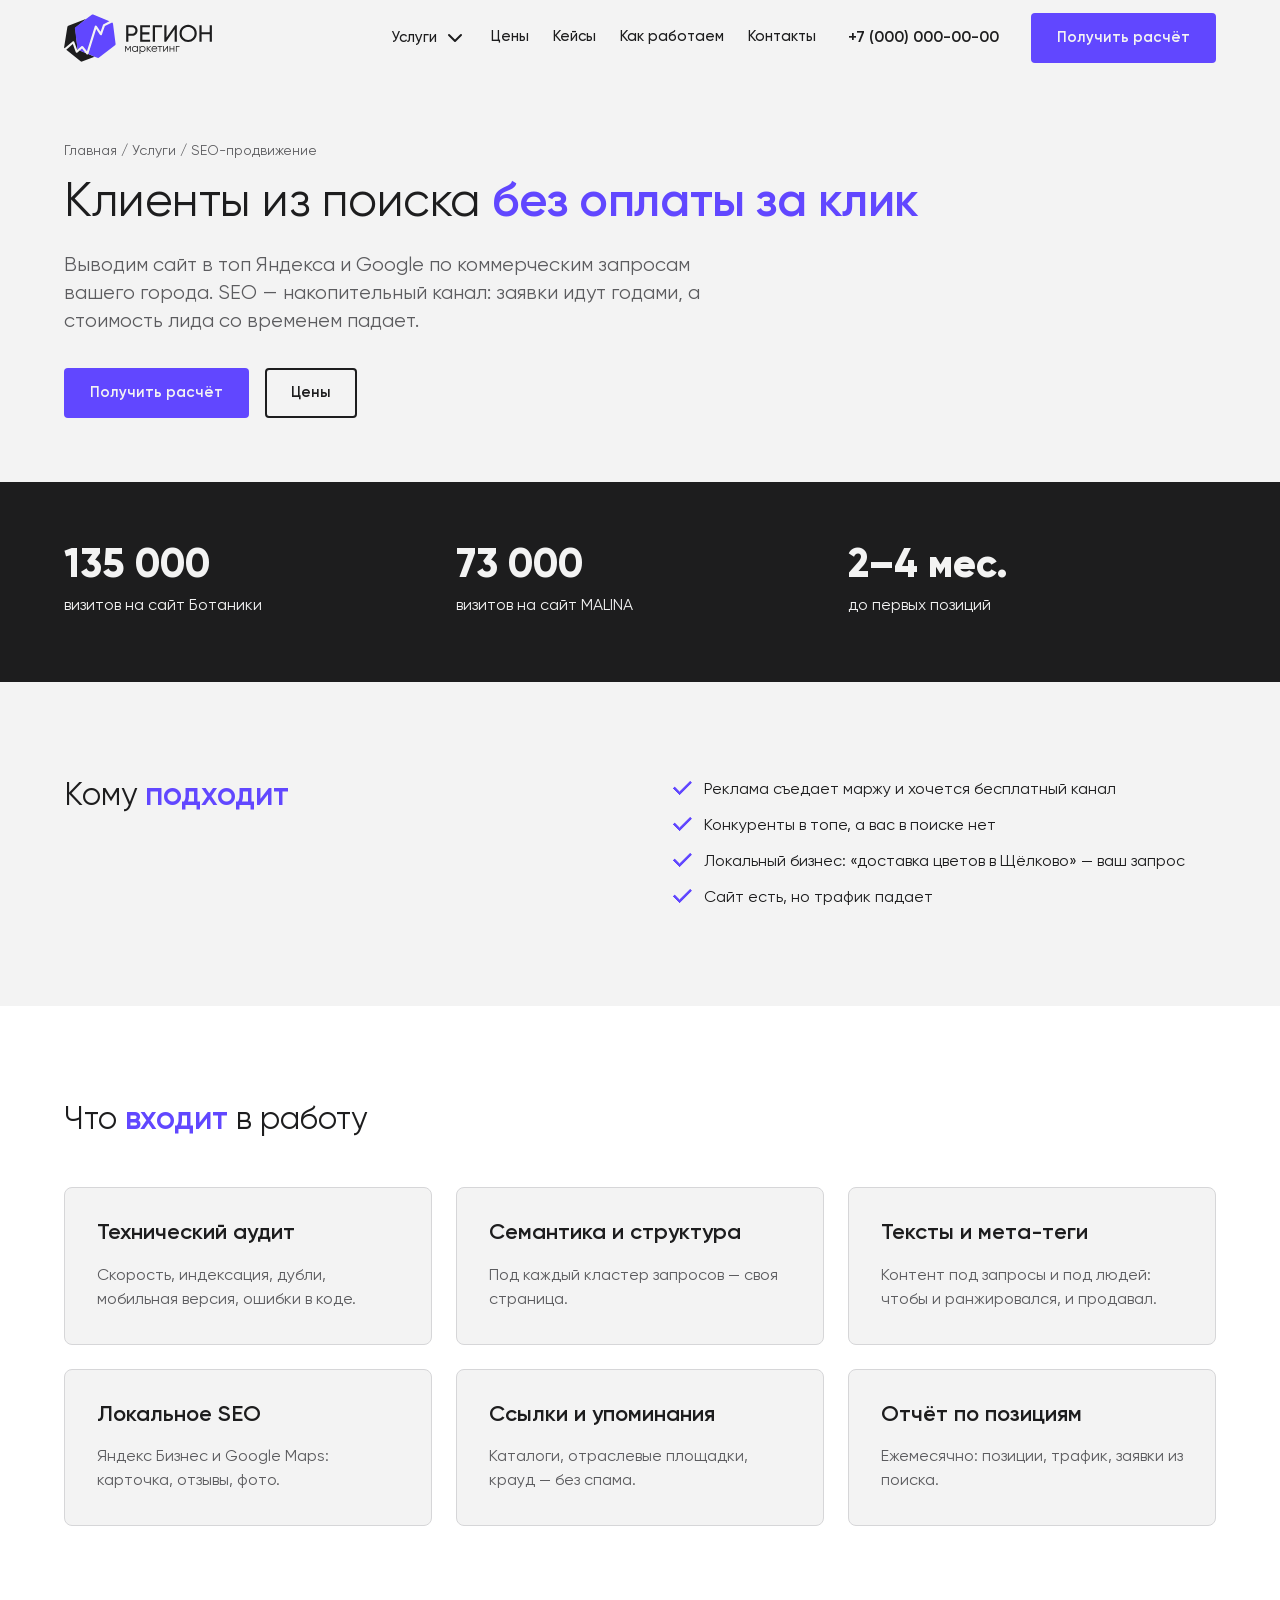
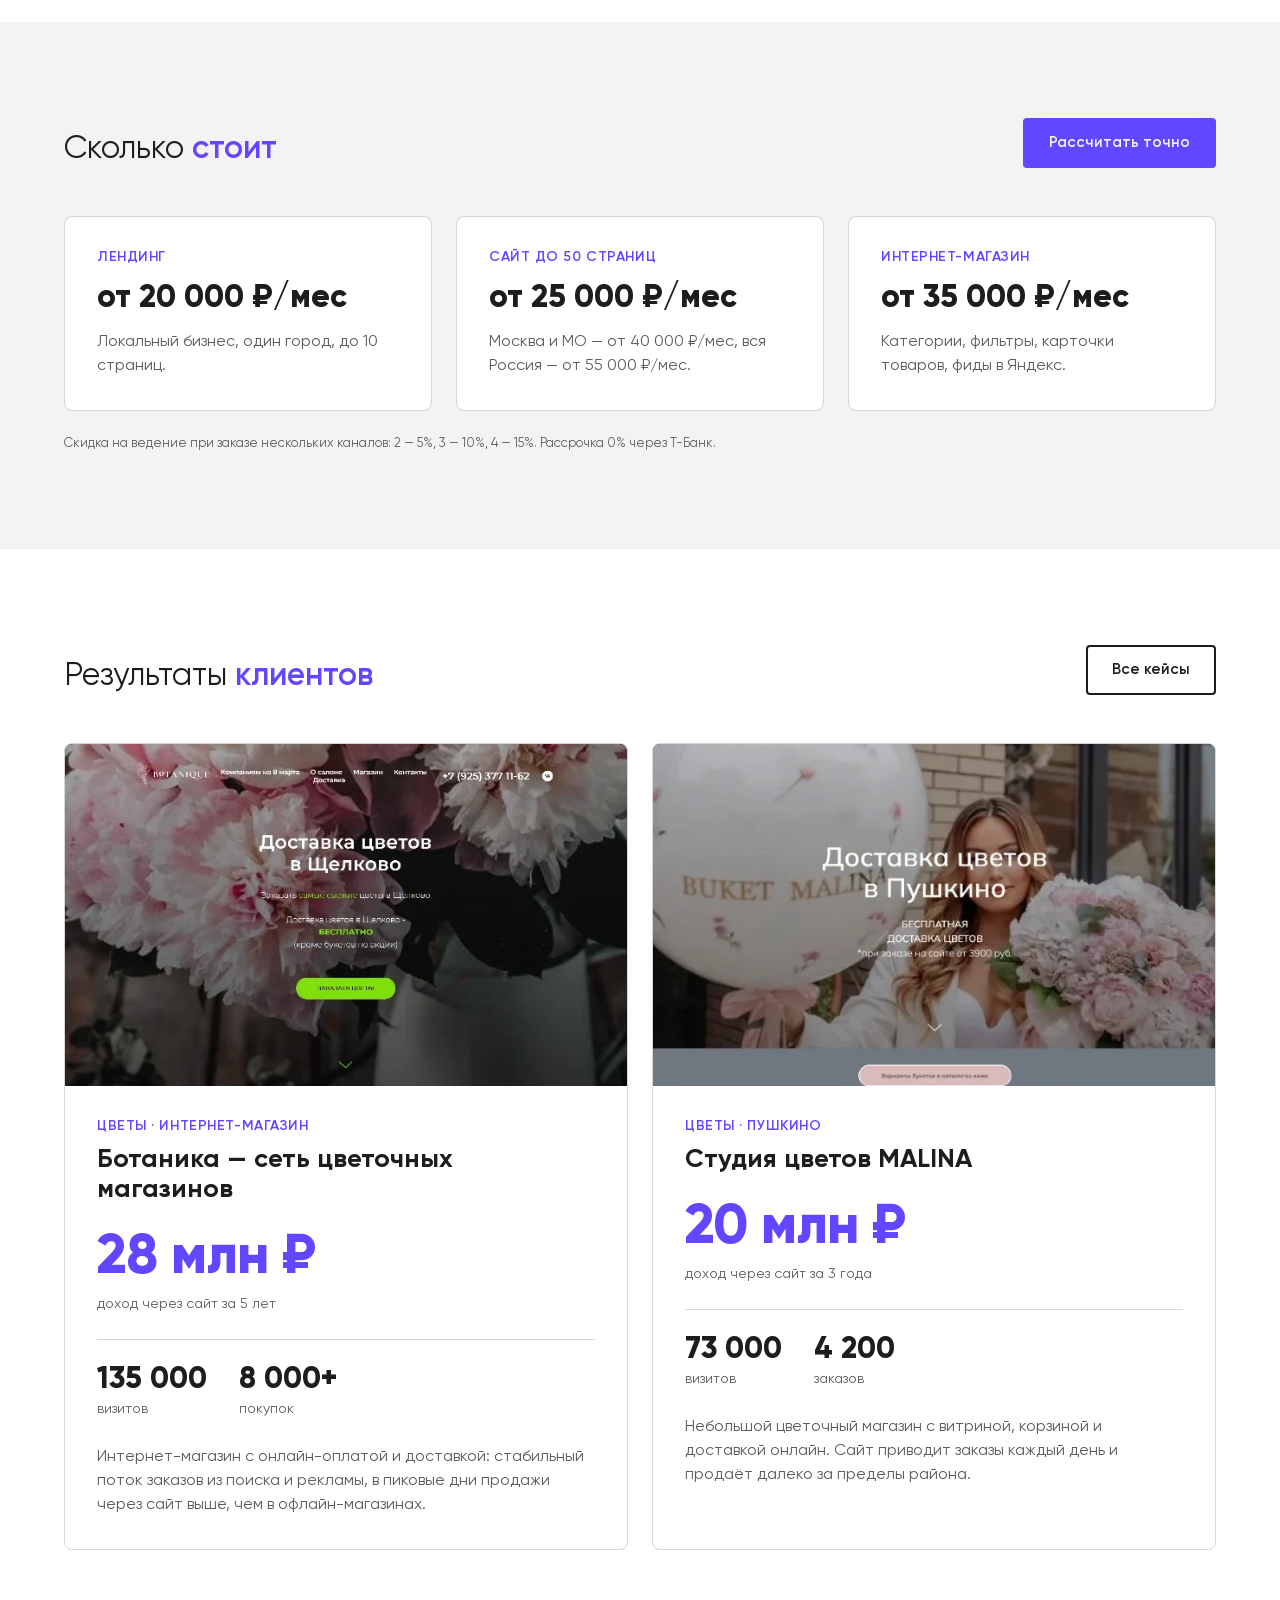
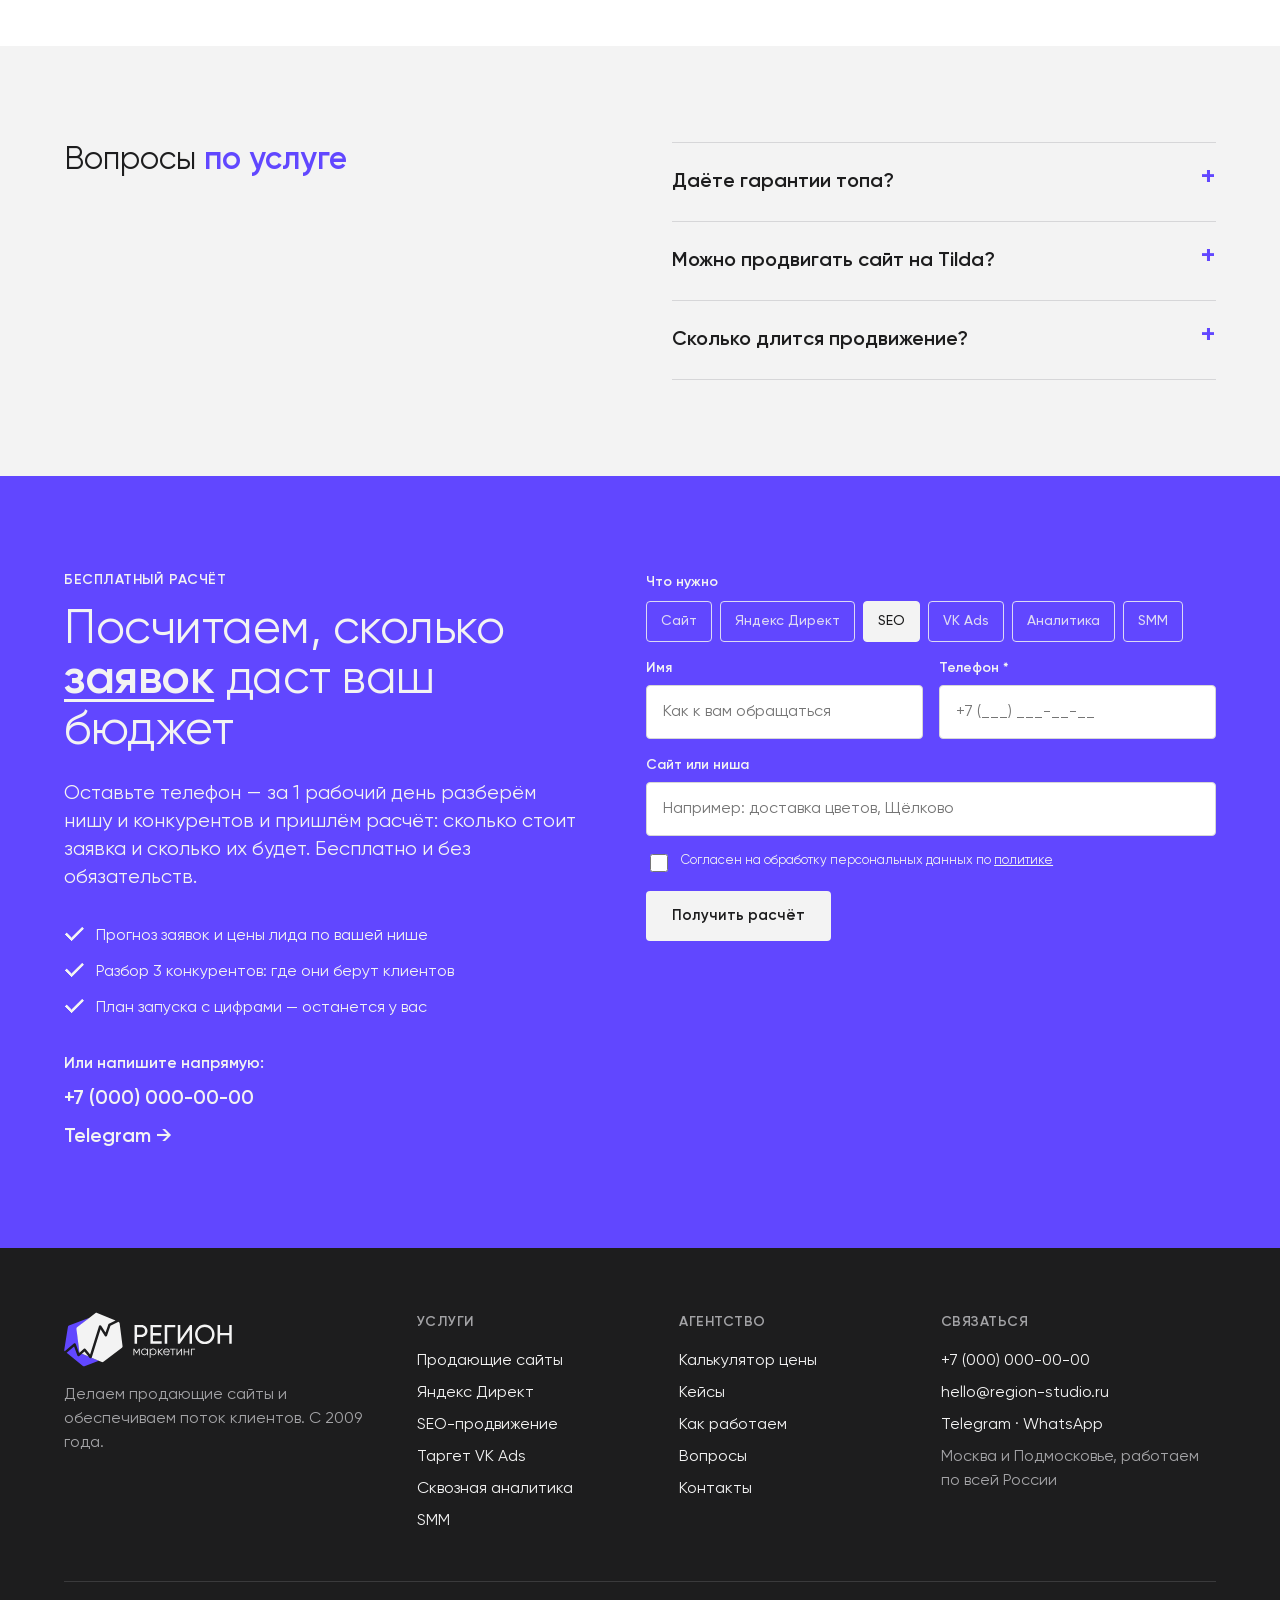
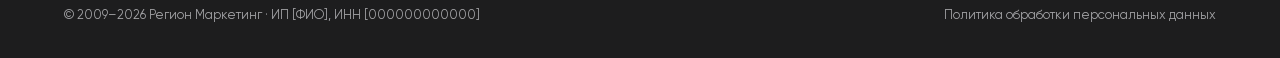
<file: region-site/seo.html>
<!doctype html>
<html lang="ru">
<head>
<meta charset="utf-8">
<meta name="viewport" content="width=device-width, initial-scale=1">
<title>SEO-продвижение сайтов в Яндекс и Google — Регион Маркетинг</title>
<meta name="description" content="SEO-продвижение в Яндексе и Google по коммерческим запросам для локального бизнеса. Техническая оптимизация, контент, ссылки. Заявки без оплаты за клик.">

<link rel="canonical" href="https://region-studio.ru/seo.html">
<meta property="og:type" content="website">
<meta property="og:title" content="SEO-продвижение сайтов в Яндекс и Google — Регион Маркетинг">
<meta property="og:description" content="SEO-продвижение в Яндексе и Google по коммерческим запросам для локального бизнеса. Техническая оптимизация, контент, ссылки. Заявки без оплаты за клик.">
<meta property="og:url" content="https://region-studio.ru/seo.html">
<meta property="og:locale" content="ru_RU">
<meta name="theme-color" content="#6147ff">
<link rel="icon" href="assets/img/favicon.svg" type="image/svg+xml">
<link rel="preload" href="assets/fonts/Gilroy-Regular.woff2" as="font" type="font/woff2" crossorigin>
<link rel="preload" href="assets/fonts/Gilroy-Bold.woff2" as="font" type="font/woff2" crossorigin>
<link rel="stylesheet" href="assets/css/style.css">

</head>
<body>
<a class="skip" href="#main">К содержанию</a>
<header class="header">
  <div class="container header__in">
    <a class="header__logo" href="index.html" aria-label="Регион Маркетинг — на главную"><img src="assets/img/logo-light.svg" alt="Регион Маркетинг" width="150" height="48"></a>
    <nav class="nav" aria-label="Основное меню">
      <div class="nav__drop"><button type="button" aria-expanded="false" aria-haspopup="true">Услуги <svg class="icon" viewBox="0 0 24 24" aria-hidden="true"><path d="m6 9 6 6 6-6"/></svg></button><div class="nav__menu"><a href="sites.html">Продающие сайты</a><a href="direct.html">Яндекс Директ</a><a href="seo.html" aria-current="page">SEO-продвижение</a><a href="vk-ads.html">Таргет VK Ads</a><a href="analytics.html">Сквозная аналитика</a><a href="smm.html">SMM</a></div></div>
      <a href="calculator.html">Цены</a>
      <a href="cases.html">Кейсы</a>
      <a href="index.html#process">Как работаем</a>
      <a href="contacts.html">Контакты</a>
    </nav>
    <a class="header__phone" href="tel:+70000000000">+7 (000) 000-00-00</a>
    <a class="rg-btn rg-btn--primary header__cta" href="#lead" data-open-lead>Получить расчёт</a>
    <button class="burger" type="button" aria-label="Меню" aria-expanded="false"><svg class="icon" viewBox="0 0 24 24" aria-hidden="true"><path d="M4 7h16M4 12h16M4 17h16"/></svg></button>
  </div>
</header>
<nav class="mobile-nav" aria-label="Мобильное меню">
  <a href="sites.html">Продающие сайты</a><a href="direct.html">Яндекс Директ</a><a href="seo.html">SEO-продвижение</a><a href="vk-ads.html">Таргет VK Ads</a><a href="analytics.html">Сквозная аналитика</a><a href="smm.html">SMM</a>
  <a href="calculator.html">Калькулятор цены</a>
  <a href="cases.html">Кейсы</a>
  <a href="contacts.html">Контакты</a>
  <a href="tel:+70000000000">+7 (000) 000-00-00</a>
  <a class="rg-btn rg-btn--primary" href="#lead" data-open-lead>Получить расчёт</a>
</nav>
<main id="main">
<section class="page-hero">
  <div class="container">
    <p class="crumbs"><a href="index.html">Главная</a> / <a href="index.html#services">Услуги</a> / SEO-продвижение</p>
    <h1 class="rg-headline h1">Клиенты из поиска <em>без оплаты за клик</em></h1>
    <p class="lead">Выводим сайт в топ Яндекса и Google по коммерческим запросам вашего города. SEO — накопительный канал: заявки идут годами, а стоимость лида со временем падает.</p>
    <div class="btn-row">
      <a class="rg-btn rg-btn--primary" href="#lead" data-open-lead data-service="SEO">Получить расчёт</a>
      <a class="rg-btn rg-btn--secondary" href="#price">Цены</a>
    </div>
  </div>
</section>

<section class="section--tight section section--ink">
  <div class="container kpi-row"><div><b>135 000</b><span>визитов на сайт Ботаники</span></div><div><b>73 000</b><span>визитов на сайт MALINA</span></div><div><b>2–4 мес.</b><span>до первых позиций</span></div></div>
</section>

<section class="section">
  <div class="container split">
    <h2 class="rg-headline h2">Кому <em>подходит</em></h2>
    <ul class="checks"><li>Реклама съедает маржу и хочется бесплатный канал</li><li>Конкуренты в топе, а вас в поиске нет</li><li>Локальный бизнес: «доставка цветов в Щёлково» — ваш запрос</li><li>Сайт есть, но трафик падает</li></ul>
  </div>
</section>

<section class="section section--raised">
  <div class="container">
    <div class="section__head"><h2 class="rg-headline h2">Что <em>входит</em> в работу</h2></div>
    <div class="grid grid--3"><div class="card"><h3 class="h3">Технический аудит</h3><p class="muted">Скорость, индексация, дубли, мобильная версия, ошибки в коде.</p></div><div class="card"><h3 class="h3">Семантика и структура</h3><p class="muted">Под каждый кластер запросов — своя страница.</p></div><div class="card"><h3 class="h3">Тексты и мета-теги</h3><p class="muted">Контент под запросы и под людей: чтобы и ранжировался, и продавал.</p></div><div class="card"><h3 class="h3">Локальное SEO</h3><p class="muted">Яндекс Бизнес и Google Maps: карточка, отзывы, фото.</p></div><div class="card"><h3 class="h3">Ссылки и упоминания</h3><p class="muted">Каталоги, отраслевые площадки, крауд — без спама.</p></div><div class="card"><h3 class="h3">Отчёт по позициям</h3><p class="muted">Ежемесячно: позиции, трафик, заявки из поиска.</p></div></div>
  </div>
</section>

<section class="section" id="price">
  <div class="container">
    <div class="section__head">
      <h2 class="rg-headline h2">Сколько <em>стоит</em></h2>
      <a class="rg-btn rg-btn--primary" href="calculator.html?s=seo">Рассчитать точно</a>
    </div>
    <div class="grid grid--3"><div class="card price"><p class="label">Лендинг</p><p class="price__val">от 20 000 ₽/мес</p><div class="muted">Локальный бизнес, один город, до 10 страниц.</div></div><div class="card price"><p class="label">Сайт до 50 страниц</p><p class="price__val">от 25 000 ₽/мес</p><div class="muted">Москва и МО — от 40 000 ₽/мес, вся Россия — от 55 000 ₽/мес.</div></div><div class="card price"><p class="label">Интернет-магазин</p><p class="price__val">от 35 000 ₽/мес</p><div class="muted">Категории, фильтры, карточки товаров, фиды в Яндекс.</div></div></div>
    <p class="caption" style="margin-top:24px">Скидка на ведение при заказе нескольких каналов: 2 — 5%, 3 — 10%, 4 — 15%. Рассрочка 0% через Т-Банк.</p>
  </div>
</section>

<section class="section section--raised" id="service-cases">
  <div class="container">
    <div class="section__head">
      <h2 class="rg-headline h2">Результаты <em>клиентов</em></h2>
      <a class="rg-btn rg-btn--secondary" href="cases.html">Все кейсы</a>
    </div>
    <div class="cases"><article class="case">
  <div class="case__img"><img src="assets/img/cases/botanika.webp" alt="Главный экран сайта доставки цветов «Ботаника» в Щёлково" loading="lazy" width="650" height="395"></div>
  <div class="case__body">
    <p class="label">Цветы · интернет-магазин</p>
    <h3 class="case__title">Ботаника — сеть цветочных магазинов</h3>
    <p class="case__money">28 млн ₽</p>
    <p class="case__money-cap">доход через сайт за 5 лет</p>
    <div class="case__stats"><div><b>135 000</b><span>визитов</span></div><div><b>8 000+</b><span>покупок</span></div></div>
    <p class="case__text">Интернет-магазин с онлайн-оплатой и доставкой: стабильный поток заказов из поиска и рекламы, в пиковые дни продажи через сайт выше, чем в офлайн-магазинах.</p>
  </div>
</article><article class="case">
  <div class="case__img"><img src="assets/img/cases/malina.webp" alt="Сайт студии цветов MALINA: «Доставка цветов в Пушкино»" loading="lazy" width="650" height="395"></div>
  <div class="case__body">
    <p class="label">Цветы · Пушкино</p>
    <h3 class="case__title">Студия цветов MALINA</h3>
    <p class="case__money">20 млн ₽</p>
    <p class="case__money-cap">доход через сайт за 3 года</p>
    <div class="case__stats"><div><b>73 000</b><span>визитов</span></div><div><b>4 200</b><span>заказов</span></div></div>
    <p class="case__text">Небольшой цветочный магазин с витриной, корзиной и доставкой онлайн. Сайт приводит заказы каждый день и продаёт далеко за пределы района.</p>
  </div>
</article></div>
  </div>
</section>

<section class="section">
  <div class="container split">
    <h2 class="rg-headline h2">Вопросы <em>по услуге</em></h2>
    <div class="faq"><details><summary>Даёте гарантии топа?</summary><p>Гарантировать позиции честно никто не может — алгоритмы у Яндекса. Мы фиксируем план работ и показываем динамику трафика и заявок каждый месяц.</p></details><details><summary>Можно продвигать сайт на Tilda?</summary><p>Да. Два наших кейса из топа — на Tilda.</p></details><details><summary>Сколько длится продвижение?</summary><p>Первые результаты — через 2–4 месяца. Дальше — поддержка и расширение семантики.</p></details></div>
  </div>
</section>
<section class="section section--accent" id="lead">
  <div class="container cta__grid">
    <div>
      <p class="label">Бесплатный расчёт</p>
      <h2 class="rg-headline h1" style="margin-top:16px">Посчитаем, сколько <em>заявок</em> даст ваш бюджет</h2>
      <p class="lead">Оставьте телефон — за 1 рабочий день разберём нишу и конкурентов и пришлём расчёт: сколько стоит заявка и сколько их будет. Бесплатно и без обязательств.</p>
      <ul class="checks" style="margin-top:32px">
        <li>Прогноз заявок и цены лида по вашей нише</li>
        <li>Разбор 3 конкурентов: где они берут клиентов</li>
        <li>План запуска с цифрами — останется у вас</li>
      </ul>
      <div class="cta__contacts">
        <span>Или напишите напрямую:</span>
        <a href="tel:+70000000000">+7 (000) 000-00-00</a>
        <a href="https://t.me/USERNAME" target="_blank" rel="noopener">Telegram →</a>
      </div>
    </div>
    <form class="lead-form" novalidate>
    <fieldset class="chips"><legend>Что нужно</legend><label><input type="checkbox" name="service[]" value="Сайт"><span>Сайт</span></label><label><input type="checkbox" name="service[]" value="Яндекс Директ"><span>Яндекс Директ</span></label><label><input type="checkbox" name="service[]" value="SEO" checked><span>SEO</span></label><label><input type="checkbox" name="service[]" value="VK Ads"><span>VK Ads</span></label><label><input type="checkbox" name="service[]" value="Аналитика"><span>Аналитика</span></label><label><input type="checkbox" name="service[]" value="SMM"><span>SMM</span></label></fieldset>
    <div class="row2">
      <div class="field"><label for="cta-name">Имя</label><input id="cta-name" name="name" autocomplete="name" placeholder="Как к вам обращаться"></div>
      <div class="field"><label for="cta-phone">Телефон *</label><input id="cta-phone" name="phone" type="tel" autocomplete="tel" inputmode="tel" placeholder="+7 (___) ___-__-__" required></div>
    </div>
    <div class="field"><label for="cta-site">Сайт или ниша</label><input id="cta-site" name="site" placeholder="Например: доставка цветов, Щёлково"></div>
    <input class="hp" type="text" name="website" tabindex="-1" autocomplete="off" aria-hidden="true">
    <label class="consent"><input type="checkbox" name="consent" required><span>Согласен на обработку персональных данных по <a href="privacy.html" target="_blank">политике</a></span></label>
    <button class="rg-btn rg-btn--on-accent" type="submit">Получить расчёт</button>
    <p class="form-note" role="status" aria-live="polite"></p>
    </form>
  </div>
</section>
</main>
<footer class="footer">
  <div class="container">
    <div class="footer__grid">
      <div class="stack">
        <img class="footer__logo" src="assets/img/logo-dark.svg" alt="Регион Маркетинг" width="170" height="55" loading="lazy">
        <p class="muted" style="color:var(--ink-inverse-muted);max-width:300px">Делаем продающие сайты и обеспечиваем поток клиентов. С 2009 года.</p>
      </div>
      <div><h4>Услуги</h4><ul><li><a href="sites.html">Продающие сайты</a></li><li><a href="direct.html">Яндекс Директ</a></li><li><a href="seo.html">SEO-продвижение</a></li><li><a href="vk-ads.html">Таргет VK Ads</a></li><li><a href="analytics.html">Сквозная аналитика</a></li><li><a href="smm.html">SMM</a></li></ul></div>
      <div><h4>Агентство</h4><ul><li><a href="calculator.html">Калькулятор цены</a></li><li><a href="cases.html">Кейсы</a></li><li><a href="index.html#process">Как работаем</a></li><li><a href="index.html#faq">Вопросы</a></li><li><a href="contacts.html">Контакты</a></li></ul></div>
      <div><h4>Связаться</h4><ul>
        <li><a href="tel:+70000000000">+7 (000) 000-00-00</a></li>
        <li><a href="mailto:hello@region-studio.ru">hello@region-studio.ru</a></li>
        <li><a href="https://t.me/USERNAME" target="_blank" rel="noopener">Telegram</a> · <a href="https://wa.me/70000000000" target="_blank" rel="noopener">WhatsApp</a></li>
        <li style="color:var(--ink-inverse-muted)">Москва и Подмосковье, работаем по всей России</li>
      </ul></div>
    </div>
    <div class="footer__bottom">
      <span>© 2009–2026 Регион Маркетинг · ИП [ФИО], ИНН [000000000000]</span>
      <a href="privacy.html">Политика обработки персональных данных</a>
    </div>
  </div>
</footer>
<a class="rg-btn rg-btn--primary float-cta" href="#lead" data-open-lead>Получить расчёт</a>
<dialog class="modal" id="lead-modal" aria-labelledby="modal-title">
  <div class="modal__in">
    <button class="modal__close" type="button" aria-label="Закрыть"><svg class="icon" viewBox="0 0 24 24" aria-hidden="true"><path d="M6 6l12 12M18 6 6 18"/></svg></button>
    <h2 class="h3" id="modal-title">Бесплатный разбор вашего маркетинга</h2>
    <p class="muted">Перезвоним в течение рабочего часа. За 1 день пришлём прогноз заявок, цену лида и план запуска — даже если не будем работать вместе.</p>
    <form class="lead-form" novalidate>
    <fieldset class="chips"><legend>Что нужно</legend><label><input type="checkbox" name="service[]" value="Сайт"><span>Сайт</span></label><label><input type="checkbox" name="service[]" value="Яндекс Директ"><span>Яндекс Директ</span></label><label><input type="checkbox" name="service[]" value="SEO"><span>SEO</span></label><label><input type="checkbox" name="service[]" value="VK Ads"><span>VK Ads</span></label><label><input type="checkbox" name="service[]" value="Аналитика"><span>Аналитика</span></label><label><input type="checkbox" name="service[]" value="SMM"><span>SMM</span></label></fieldset>
    <div class="row2">
      <div class="field"><label for="m-name">Имя</label><input id="m-name" name="name" autocomplete="name" placeholder="Как к вам обращаться"></div>
      <div class="field"><label for="m-phone">Телефон *</label><input id="m-phone" name="phone" type="tel" autocomplete="tel" inputmode="tel" placeholder="+7 (___) ___-__-__" required></div>
    </div>
    <div class="field"><label for="m-site">Сайт или ниша</label><input id="m-site" name="site" placeholder="Например: доставка цветов, Щёлково"></div>
    <input class="hp" type="text" name="website" tabindex="-1" autocomplete="off" aria-hidden="true">
    <label class="consent"><input type="checkbox" name="consent" required><span>Согласен на обработку персональных данных по <a href="privacy.html" target="_blank">политике</a></span></label>
    <button class="rg-btn rg-btn--on-accent" type="submit">Получить расчёт</button>
    <p class="form-note" role="status" aria-live="polite"></p>
    </form>
  </div>
</dialog>
<script>window.RG_CONFIG={metrikaId:null,formEndpoint:"send.php",thanksPage:"thanks.html",phone:"+7 (000) 000-00-00",phoneRaw:"+70000000000",telegram:"https://t.me/USERNAME"};</script>
<script src="assets/js/main.js" defer></script>

</body>
</html>
</file>
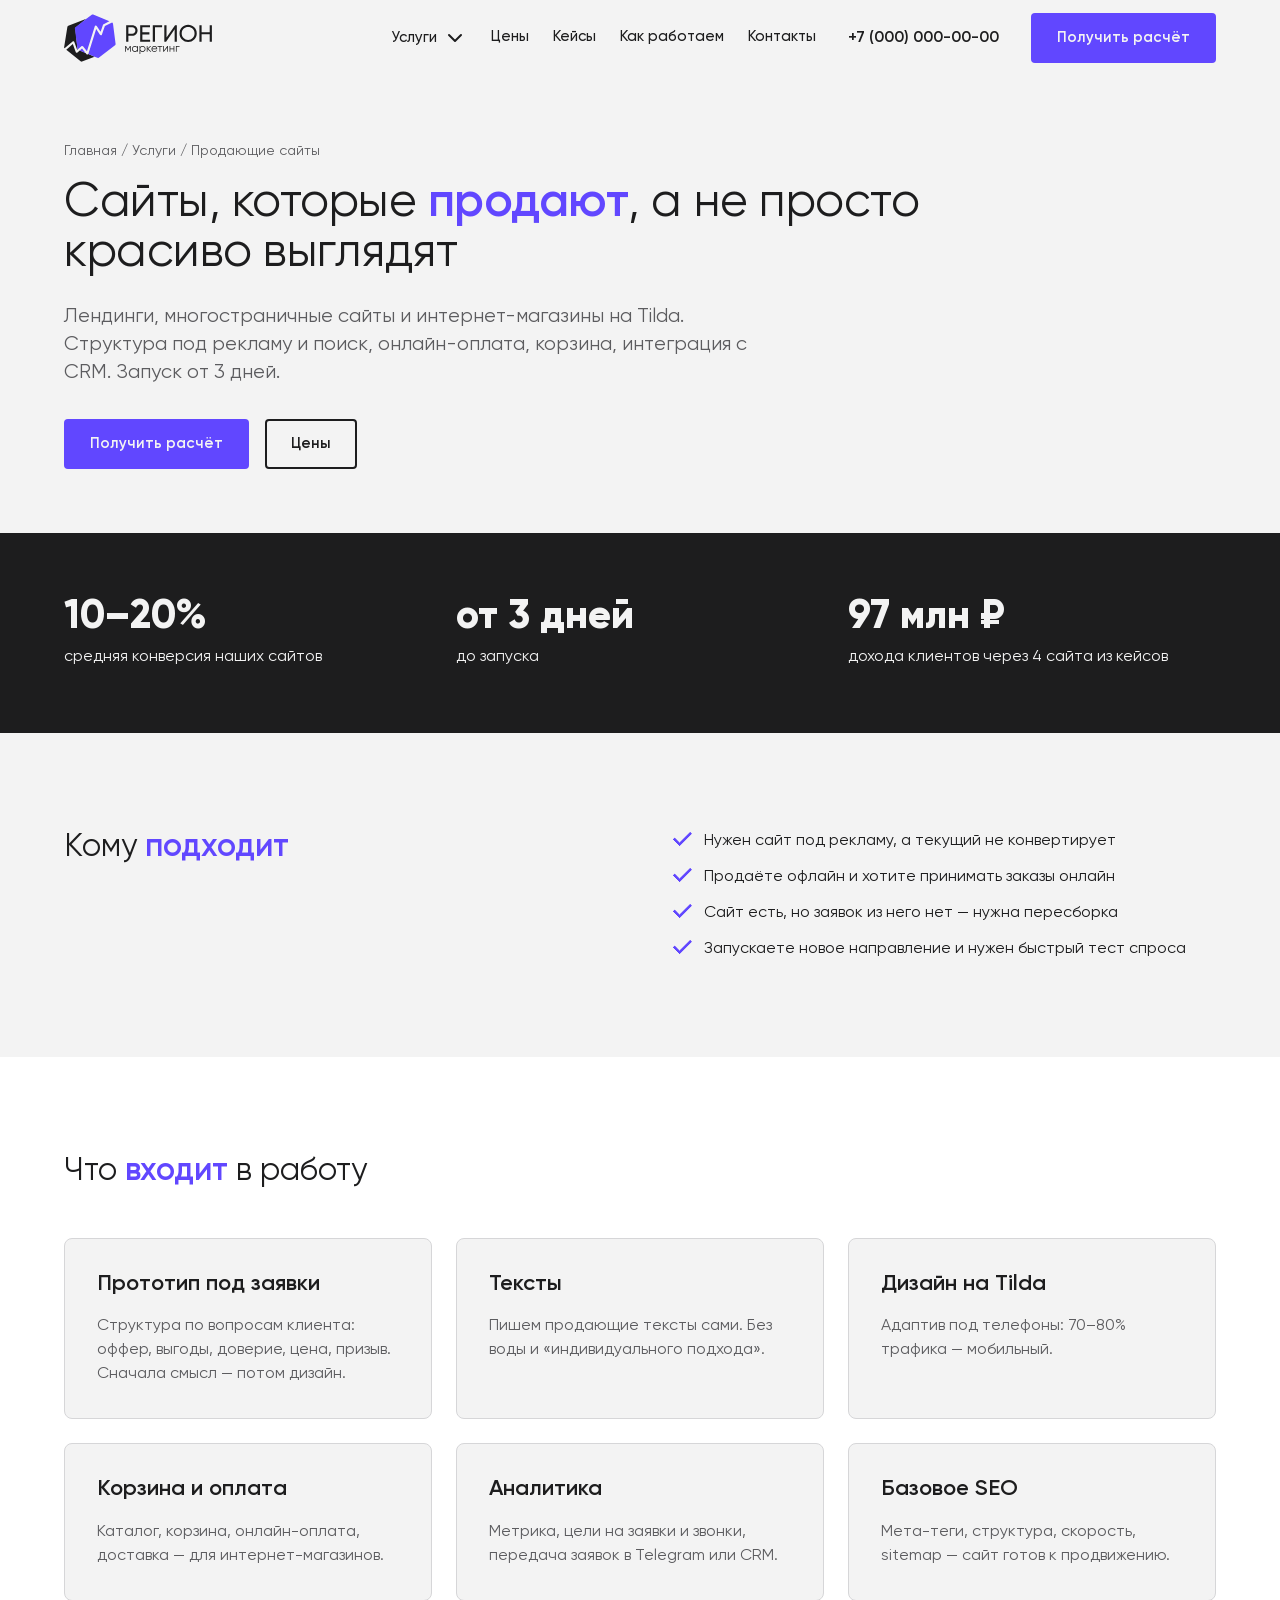
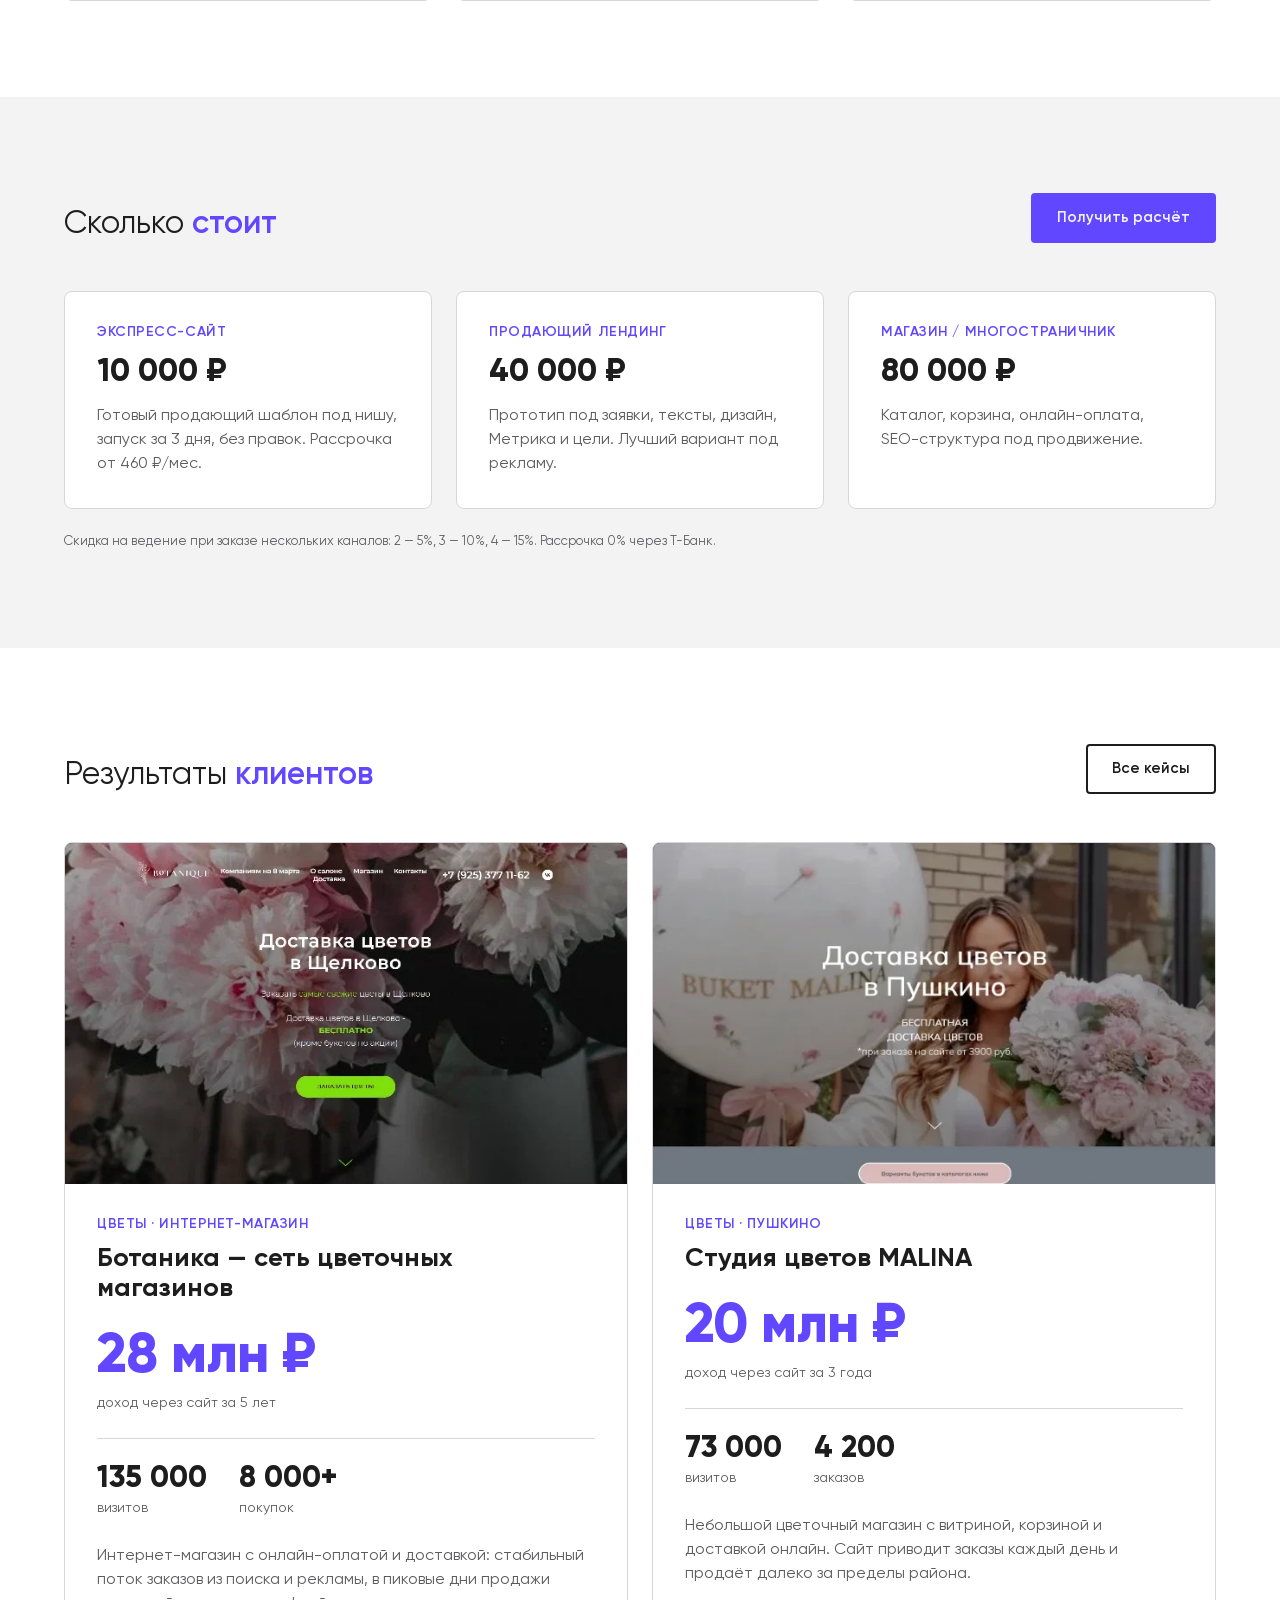
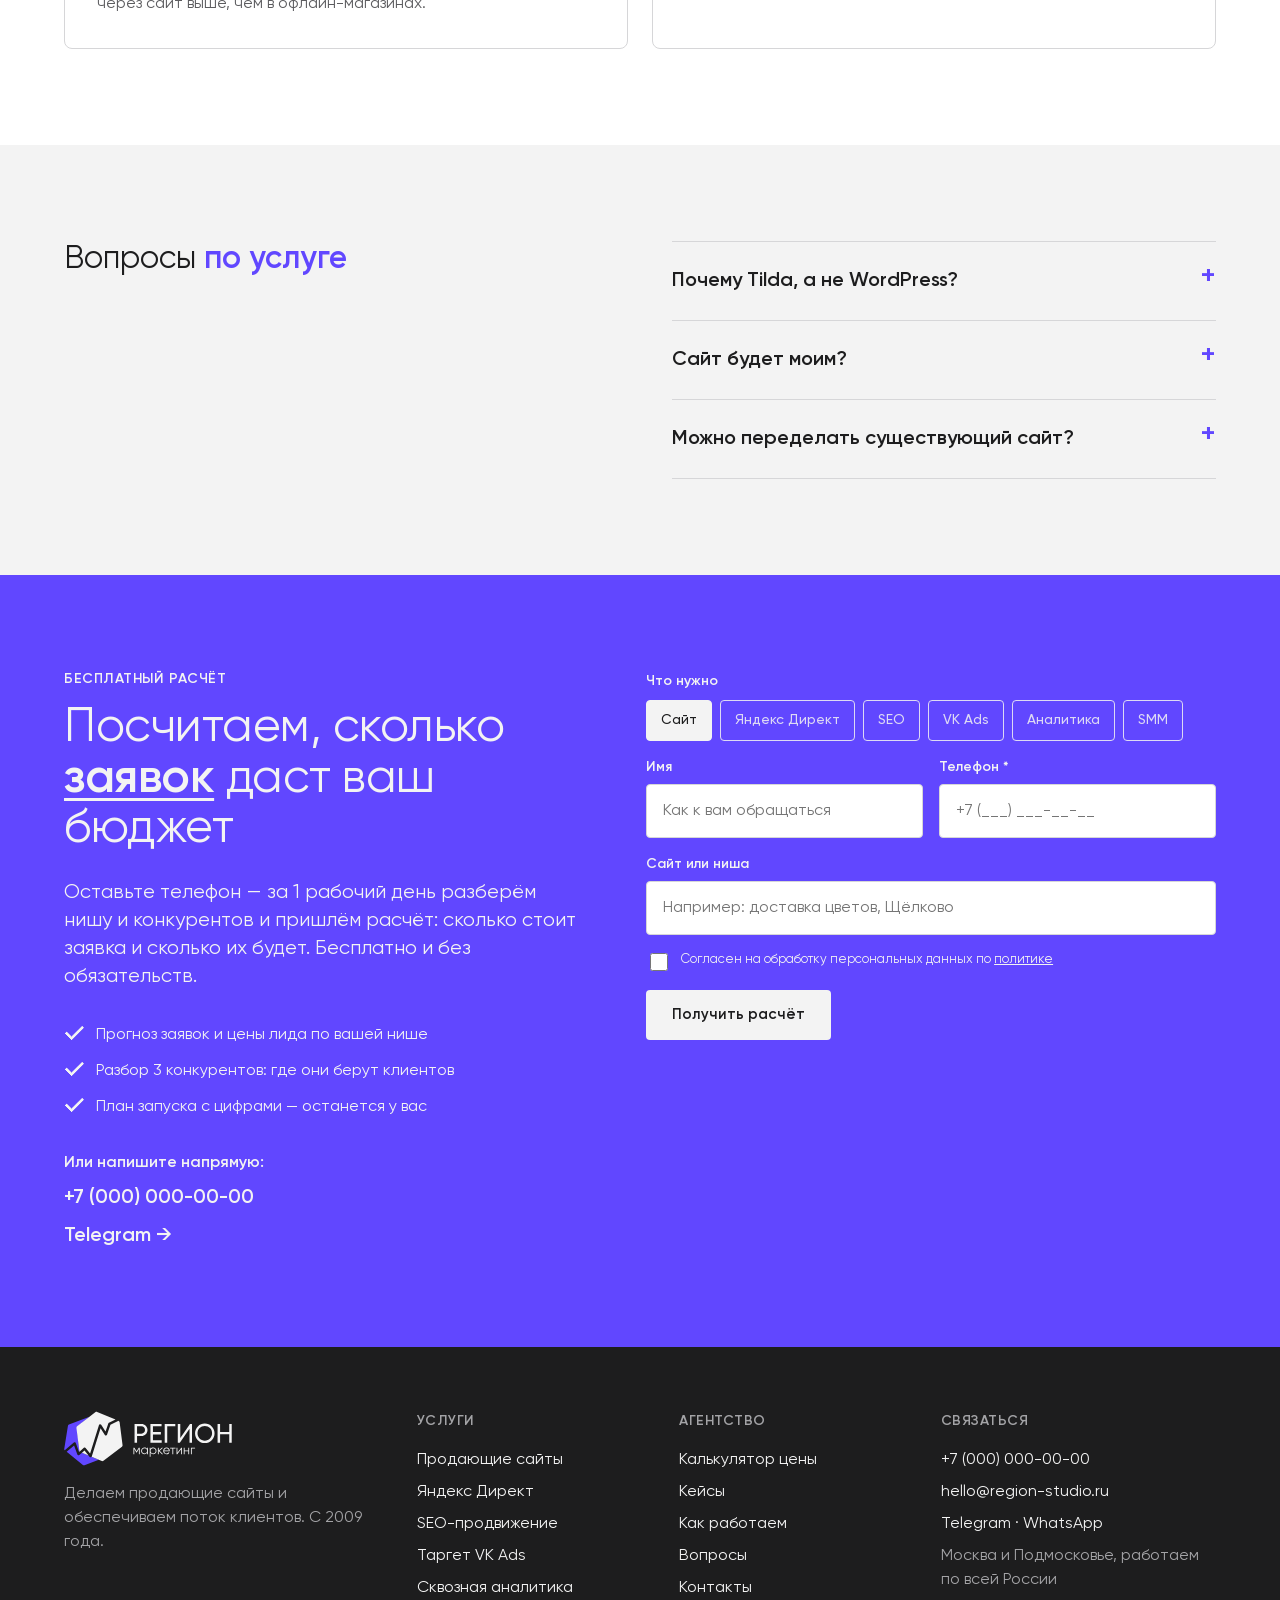
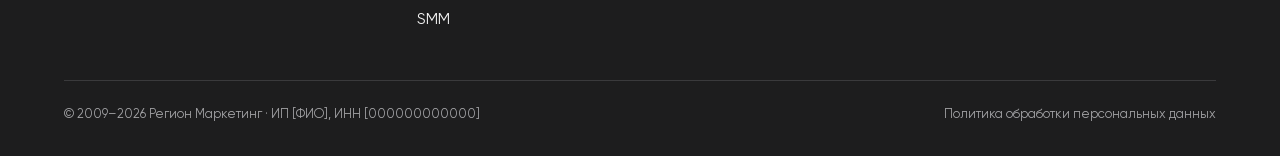
<file: region-site/sites.html>
<!doctype html>
<html lang="ru">
<head>
<meta charset="utf-8">
<meta name="viewport" content="width=device-width, initial-scale=1">
<title>Продающие сайты на Tilda под ключ — Регион Маркетинг</title>
<meta name="description" content="Разработка продающих сайтов на Tilda: лендинги, многостраничные сайты, интернет-магазины. Средняя конверсия 10–20%, запуск от 3 дней.">

<link rel="canonical" href="https://region-studio.ru/sites.html">
<meta property="og:type" content="website">
<meta property="og:title" content="Продающие сайты на Tilda под ключ — Регион Маркетинг">
<meta property="og:description" content="Разработка продающих сайтов на Tilda: лендинги, многостраничные сайты, интернет-магазины. Средняя конверсия 10–20%, запуск от 3 дней.">
<meta property="og:url" content="https://region-studio.ru/sites.html">
<meta property="og:locale" content="ru_RU">
<meta name="theme-color" content="#6147ff">
<link rel="icon" href="assets/img/favicon.svg" type="image/svg+xml">
<link rel="preload" href="assets/fonts/Gilroy-Regular.woff2" as="font" type="font/woff2" crossorigin>
<link rel="preload" href="assets/fonts/Gilroy-Bold.woff2" as="font" type="font/woff2" crossorigin>
<link rel="stylesheet" href="assets/css/style.css">

</head>
<body>
<a class="skip" href="#main">К содержанию</a>
<header class="header">
  <div class="container header__in">
    <a class="header__logo" href="index.html" aria-label="Регион Маркетинг — на главную"><img src="assets/img/logo-light.svg" alt="Регион Маркетинг" width="150" height="48"></a>
    <nav class="nav" aria-label="Основное меню">
      <div class="nav__drop"><button type="button" aria-expanded="false" aria-haspopup="true">Услуги <svg class="icon" viewBox="0 0 24 24" aria-hidden="true"><path d="m6 9 6 6 6-6"/></svg></button><div class="nav__menu"><a href="sites.html" aria-current="page">Продающие сайты</a><a href="direct.html">Яндекс Директ</a><a href="seo.html">SEO-продвижение</a><a href="vk-ads.html">Таргет VK Ads</a><a href="analytics.html">Сквозная аналитика</a><a href="smm.html">SMM</a></div></div>
      <a href="calculator.html">Цены</a>
      <a href="cases.html">Кейсы</a>
      <a href="index.html#process">Как работаем</a>
      <a href="contacts.html">Контакты</a>
    </nav>
    <a class="header__phone" href="tel:+70000000000">+7 (000) 000-00-00</a>
    <a class="rg-btn rg-btn--primary header__cta" href="#lead" data-open-lead>Получить расчёт</a>
    <button class="burger" type="button" aria-label="Меню" aria-expanded="false"><svg class="icon" viewBox="0 0 24 24" aria-hidden="true"><path d="M4 7h16M4 12h16M4 17h16"/></svg></button>
  </div>
</header>
<nav class="mobile-nav" aria-label="Мобильное меню">
  <a href="sites.html">Продающие сайты</a><a href="direct.html">Яндекс Директ</a><a href="seo.html">SEO-продвижение</a><a href="vk-ads.html">Таргет VK Ads</a><a href="analytics.html">Сквозная аналитика</a><a href="smm.html">SMM</a>
  <a href="calculator.html">Калькулятор цены</a>
  <a href="cases.html">Кейсы</a>
  <a href="contacts.html">Контакты</a>
  <a href="tel:+70000000000">+7 (000) 000-00-00</a>
  <a class="rg-btn rg-btn--primary" href="#lead" data-open-lead>Получить расчёт</a>
</nav>
<main id="main">
<section class="page-hero">
  <div class="container">
    <p class="crumbs"><a href="index.html">Главная</a> / <a href="index.html#services">Услуги</a> / Продающие сайты</p>
    <h1 class="rg-headline h1">Сайты, которые <em>продают</em>, а не просто красиво выглядят</h1>
    <p class="lead">Лендинги, многостраничные сайты и интернет-магазины на Tilda. Структура под рекламу и поиск, онлайн-оплата, корзина, интеграция с CRM. Запуск от 3 дней.</p>
    <div class="btn-row">
      <a class="rg-btn rg-btn--primary" href="#lead" data-open-lead data-service="Сайт">Получить расчёт</a>
      <a class="rg-btn rg-btn--secondary" href="#price">Цены</a>
    </div>
  </div>
</section>

<section class="section--tight section section--ink">
  <div class="container kpi-row"><div><b>10–20%</b><span>средняя конверсия наших сайтов</span></div><div><b>от 3 дней</b><span>до запуска</span></div><div><b>97 млн ₽</b><span>дохода клиентов через 4 сайта из кейсов</span></div></div>
</section>

<section class="section">
  <div class="container split">
    <h2 class="rg-headline h2">Кому <em>подходит</em></h2>
    <ul class="checks"><li>Нужен сайт под рекламу, а текущий не конвертирует</li><li>Продаёте офлайн и хотите принимать заказы онлайн</li><li>Сайт есть, но заявок из него нет — нужна пересборка</li><li>Запускаете новое направление и нужен быстрый тест спроса</li></ul>
  </div>
</section>

<section class="section section--raised">
  <div class="container">
    <div class="section__head"><h2 class="rg-headline h2">Что <em>входит</em> в работу</h2></div>
    <div class="grid grid--3"><div class="card"><h3 class="h3">Прототип под заявки</h3><p class="muted">Структура по вопросам клиента: оффер, выгоды, доверие, цена, призыв. Сначала смысл — потом дизайн.</p></div><div class="card"><h3 class="h3">Тексты</h3><p class="muted">Пишем продающие тексты сами. Без воды и «индивидуального подхода».</p></div><div class="card"><h3 class="h3">Дизайн на Tilda</h3><p class="muted">Адаптив под телефоны: 70–80% трафика — мобильный.</p></div><div class="card"><h3 class="h3">Корзина и оплата</h3><p class="muted">Каталог, корзина, онлайн-оплата, доставка — для интернет-магазинов.</p></div><div class="card"><h3 class="h3">Аналитика</h3><p class="muted">Метрика, цели на заявки и звонки, передача заявок в Telegram или CRM.</p></div><div class="card"><h3 class="h3">Базовое SEO</h3><p class="muted">Мета-теги, структура, скорость, sitemap — сайт готов к продвижению.</p></div></div>
  </div>
</section>

<section class="section" id="price">
  <div class="container">
    <div class="section__head">
      <h2 class="rg-headline h2">Сколько <em>стоит</em></h2>
      <a class="rg-btn rg-btn--primary" href="#lead" data-open-lead data-service="Сайт">Получить расчёт</a>
    </div>
    <div class="grid grid--3"><div class="card price"><p class="label">Экспресс-сайт</p><p class="price__val">10 000 ₽</p><div class="muted">Готовый продающий шаблон под нишу, запуск за 3 дня, без правок. Рассрочка от 460 ₽/мес.</div></div><div class="card price"><p class="label">Продающий лендинг</p><p class="price__val">40 000 ₽</p><div class="muted">Прототип под заявки, тексты, дизайн, Метрика и цели. Лучший вариант под рекламу.</div></div><div class="card price"><p class="label">Магазин / многостраничник</p><p class="price__val">80 000 ₽</p><div class="muted">Каталог, корзина, онлайн-оплата, SEO-структура под продвижение.</div></div></div>
    <p class="caption" style="margin-top:24px">Скидка на ведение при заказе нескольких каналов: 2 — 5%, 3 — 10%, 4 — 15%. Рассрочка 0% через Т-Банк.</p>
  </div>
</section>

<section class="section section--raised" id="service-cases">
  <div class="container">
    <div class="section__head">
      <h2 class="rg-headline h2">Результаты <em>клиентов</em></h2>
      <a class="rg-btn rg-btn--secondary" href="cases.html">Все кейсы</a>
    </div>
    <div class="cases"><article class="case">
  <div class="case__img"><img src="assets/img/cases/botanika.webp" alt="Главный экран сайта доставки цветов «Ботаника» в Щёлково" loading="lazy" width="650" height="395"></div>
  <div class="case__body">
    <p class="label">Цветы · интернет-магазин</p>
    <h3 class="case__title">Ботаника — сеть цветочных магазинов</h3>
    <p class="case__money">28 млн ₽</p>
    <p class="case__money-cap">доход через сайт за 5 лет</p>
    <div class="case__stats"><div><b>135 000</b><span>визитов</span></div><div><b>8 000+</b><span>покупок</span></div></div>
    <p class="case__text">Интернет-магазин с онлайн-оплатой и доставкой: стабильный поток заказов из поиска и рекламы, в пиковые дни продажи через сайт выше, чем в офлайн-магазинах.</p>
  </div>
</article><article class="case">
  <div class="case__img"><img src="assets/img/cases/malina.webp" alt="Сайт студии цветов MALINA: «Доставка цветов в Пушкино»" loading="lazy" width="650" height="395"></div>
  <div class="case__body">
    <p class="label">Цветы · Пушкино</p>
    <h3 class="case__title">Студия цветов MALINA</h3>
    <p class="case__money">20 млн ₽</p>
    <p class="case__money-cap">доход через сайт за 3 года</p>
    <div class="case__stats"><div><b>73 000</b><span>визитов</span></div><div><b>4 200</b><span>заказов</span></div></div>
    <p class="case__text">Небольшой цветочный магазин с витриной, корзиной и доставкой онлайн. Сайт приводит заказы каждый день и продаёт далеко за пределы района.</p>
  </div>
</article></div>
  </div>
</section>

<section class="section">
  <div class="container split">
    <h2 class="rg-headline h2">Вопросы <em>по услуге</em></h2>
    <div class="faq"><details><summary>Почему Tilda, а не WordPress?</summary><p>Tilda быстрее в запуске и дешевле в поддержке: правки делаются без программиста, хостинг и безопасность уже включены. Для 90% задач малого бизнеса этого достаточно.</p></details><details><summary>Сайт будет моим?</summary><p>Да. Аккаунт Tilda и домен оформляются на вас.</p></details><details><summary>Можно переделать существующий сайт?</summary><p>Да. Начинаем с аудита: где теряются заявки. Иногда хватает пересборки первого экрана и формы.</p></details></div>
  </div>
</section>
<section class="section section--accent" id="lead">
  <div class="container cta__grid">
    <div>
      <p class="label">Бесплатный расчёт</p>
      <h2 class="rg-headline h1" style="margin-top:16px">Посчитаем, сколько <em>заявок</em> даст ваш бюджет</h2>
      <p class="lead">Оставьте телефон — за 1 рабочий день разберём нишу и конкурентов и пришлём расчёт: сколько стоит заявка и сколько их будет. Бесплатно и без обязательств.</p>
      <ul class="checks" style="margin-top:32px">
        <li>Прогноз заявок и цены лида по вашей нише</li>
        <li>Разбор 3 конкурентов: где они берут клиентов</li>
        <li>План запуска с цифрами — останется у вас</li>
      </ul>
      <div class="cta__contacts">
        <span>Или напишите напрямую:</span>
        <a href="tel:+70000000000">+7 (000) 000-00-00</a>
        <a href="https://t.me/USERNAME" target="_blank" rel="noopener">Telegram →</a>
      </div>
    </div>
    <form class="lead-form" novalidate>
    <fieldset class="chips"><legend>Что нужно</legend><label><input type="checkbox" name="service[]" value="Сайт" checked><span>Сайт</span></label><label><input type="checkbox" name="service[]" value="Яндекс Директ"><span>Яндекс Директ</span></label><label><input type="checkbox" name="service[]" value="SEO"><span>SEO</span></label><label><input type="checkbox" name="service[]" value="VK Ads"><span>VK Ads</span></label><label><input type="checkbox" name="service[]" value="Аналитика"><span>Аналитика</span></label><label><input type="checkbox" name="service[]" value="SMM"><span>SMM</span></label></fieldset>
    <div class="row2">
      <div class="field"><label for="cta-name">Имя</label><input id="cta-name" name="name" autocomplete="name" placeholder="Как к вам обращаться"></div>
      <div class="field"><label for="cta-phone">Телефон *</label><input id="cta-phone" name="phone" type="tel" autocomplete="tel" inputmode="tel" placeholder="+7 (___) ___-__-__" required></div>
    </div>
    <div class="field"><label for="cta-site">Сайт или ниша</label><input id="cta-site" name="site" placeholder="Например: доставка цветов, Щёлково"></div>
    <input class="hp" type="text" name="website" tabindex="-1" autocomplete="off" aria-hidden="true">
    <label class="consent"><input type="checkbox" name="consent" required><span>Согласен на обработку персональных данных по <a href="privacy.html" target="_blank">политике</a></span></label>
    <button class="rg-btn rg-btn--on-accent" type="submit">Получить расчёт</button>
    <p class="form-note" role="status" aria-live="polite"></p>
    </form>
  </div>
</section>
</main>
<footer class="footer">
  <div class="container">
    <div class="footer__grid">
      <div class="stack">
        <img class="footer__logo" src="assets/img/logo-dark.svg" alt="Регион Маркетинг" width="170" height="55" loading="lazy">
        <p class="muted" style="color:var(--ink-inverse-muted);max-width:300px">Делаем продающие сайты и обеспечиваем поток клиентов. С 2009 года.</p>
      </div>
      <div><h4>Услуги</h4><ul><li><a href="sites.html">Продающие сайты</a></li><li><a href="direct.html">Яндекс Директ</a></li><li><a href="seo.html">SEO-продвижение</a></li><li><a href="vk-ads.html">Таргет VK Ads</a></li><li><a href="analytics.html">Сквозная аналитика</a></li><li><a href="smm.html">SMM</a></li></ul></div>
      <div><h4>Агентство</h4><ul><li><a href="calculator.html">Калькулятор цены</a></li><li><a href="cases.html">Кейсы</a></li><li><a href="index.html#process">Как работаем</a></li><li><a href="index.html#faq">Вопросы</a></li><li><a href="contacts.html">Контакты</a></li></ul></div>
      <div><h4>Связаться</h4><ul>
        <li><a href="tel:+70000000000">+7 (000) 000-00-00</a></li>
        <li><a href="mailto:hello@region-studio.ru">hello@region-studio.ru</a></li>
        <li><a href="https://t.me/USERNAME" target="_blank" rel="noopener">Telegram</a> · <a href="https://wa.me/70000000000" target="_blank" rel="noopener">WhatsApp</a></li>
        <li style="color:var(--ink-inverse-muted)">Москва и Подмосковье, работаем по всей России</li>
      </ul></div>
    </div>
    <div class="footer__bottom">
      <span>© 2009–2026 Регион Маркетинг · ИП [ФИО], ИНН [000000000000]</span>
      <a href="privacy.html">Политика обработки персональных данных</a>
    </div>
  </div>
</footer>
<a class="rg-btn rg-btn--primary float-cta" href="#lead" data-open-lead>Получить расчёт</a>
<dialog class="modal" id="lead-modal" aria-labelledby="modal-title">
  <div class="modal__in">
    <button class="modal__close" type="button" aria-label="Закрыть"><svg class="icon" viewBox="0 0 24 24" aria-hidden="true"><path d="M6 6l12 12M18 6 6 18"/></svg></button>
    <h2 class="h3" id="modal-title">Бесплатный разбор вашего маркетинга</h2>
    <p class="muted">Перезвоним в течение рабочего часа. За 1 день пришлём прогноз заявок, цену лида и план запуска — даже если не будем работать вместе.</p>
    <form class="lead-form" novalidate>
    <fieldset class="chips"><legend>Что нужно</legend><label><input type="checkbox" name="service[]" value="Сайт"><span>Сайт</span></label><label><input type="checkbox" name="service[]" value="Яндекс Директ"><span>Яндекс Директ</span></label><label><input type="checkbox" name="service[]" value="SEO"><span>SEO</span></label><label><input type="checkbox" name="service[]" value="VK Ads"><span>VK Ads</span></label><label><input type="checkbox" name="service[]" value="Аналитика"><span>Аналитика</span></label><label><input type="checkbox" name="service[]" value="SMM"><span>SMM</span></label></fieldset>
    <div class="row2">
      <div class="field"><label for="m-name">Имя</label><input id="m-name" name="name" autocomplete="name" placeholder="Как к вам обращаться"></div>
      <div class="field"><label for="m-phone">Телефон *</label><input id="m-phone" name="phone" type="tel" autocomplete="tel" inputmode="tel" placeholder="+7 (___) ___-__-__" required></div>
    </div>
    <div class="field"><label for="m-site">Сайт или ниша</label><input id="m-site" name="site" placeholder="Например: доставка цветов, Щёлково"></div>
    <input class="hp" type="text" name="website" tabindex="-1" autocomplete="off" aria-hidden="true">
    <label class="consent"><input type="checkbox" name="consent" required><span>Согласен на обработку персональных данных по <a href="privacy.html" target="_blank">политике</a></span></label>
    <button class="rg-btn rg-btn--on-accent" type="submit">Получить расчёт</button>
    <p class="form-note" role="status" aria-live="polite"></p>
    </form>
  </div>
</dialog>
<script>window.RG_CONFIG={metrikaId:null,formEndpoint:"send.php",thanksPage:"thanks.html",phone:"+7 (000) 000-00-00",phoneRaw:"+70000000000",telegram:"https://t.me/USERNAME"};</script>
<script src="assets/js/main.js" defer></script>

</body>
</html>
</file>
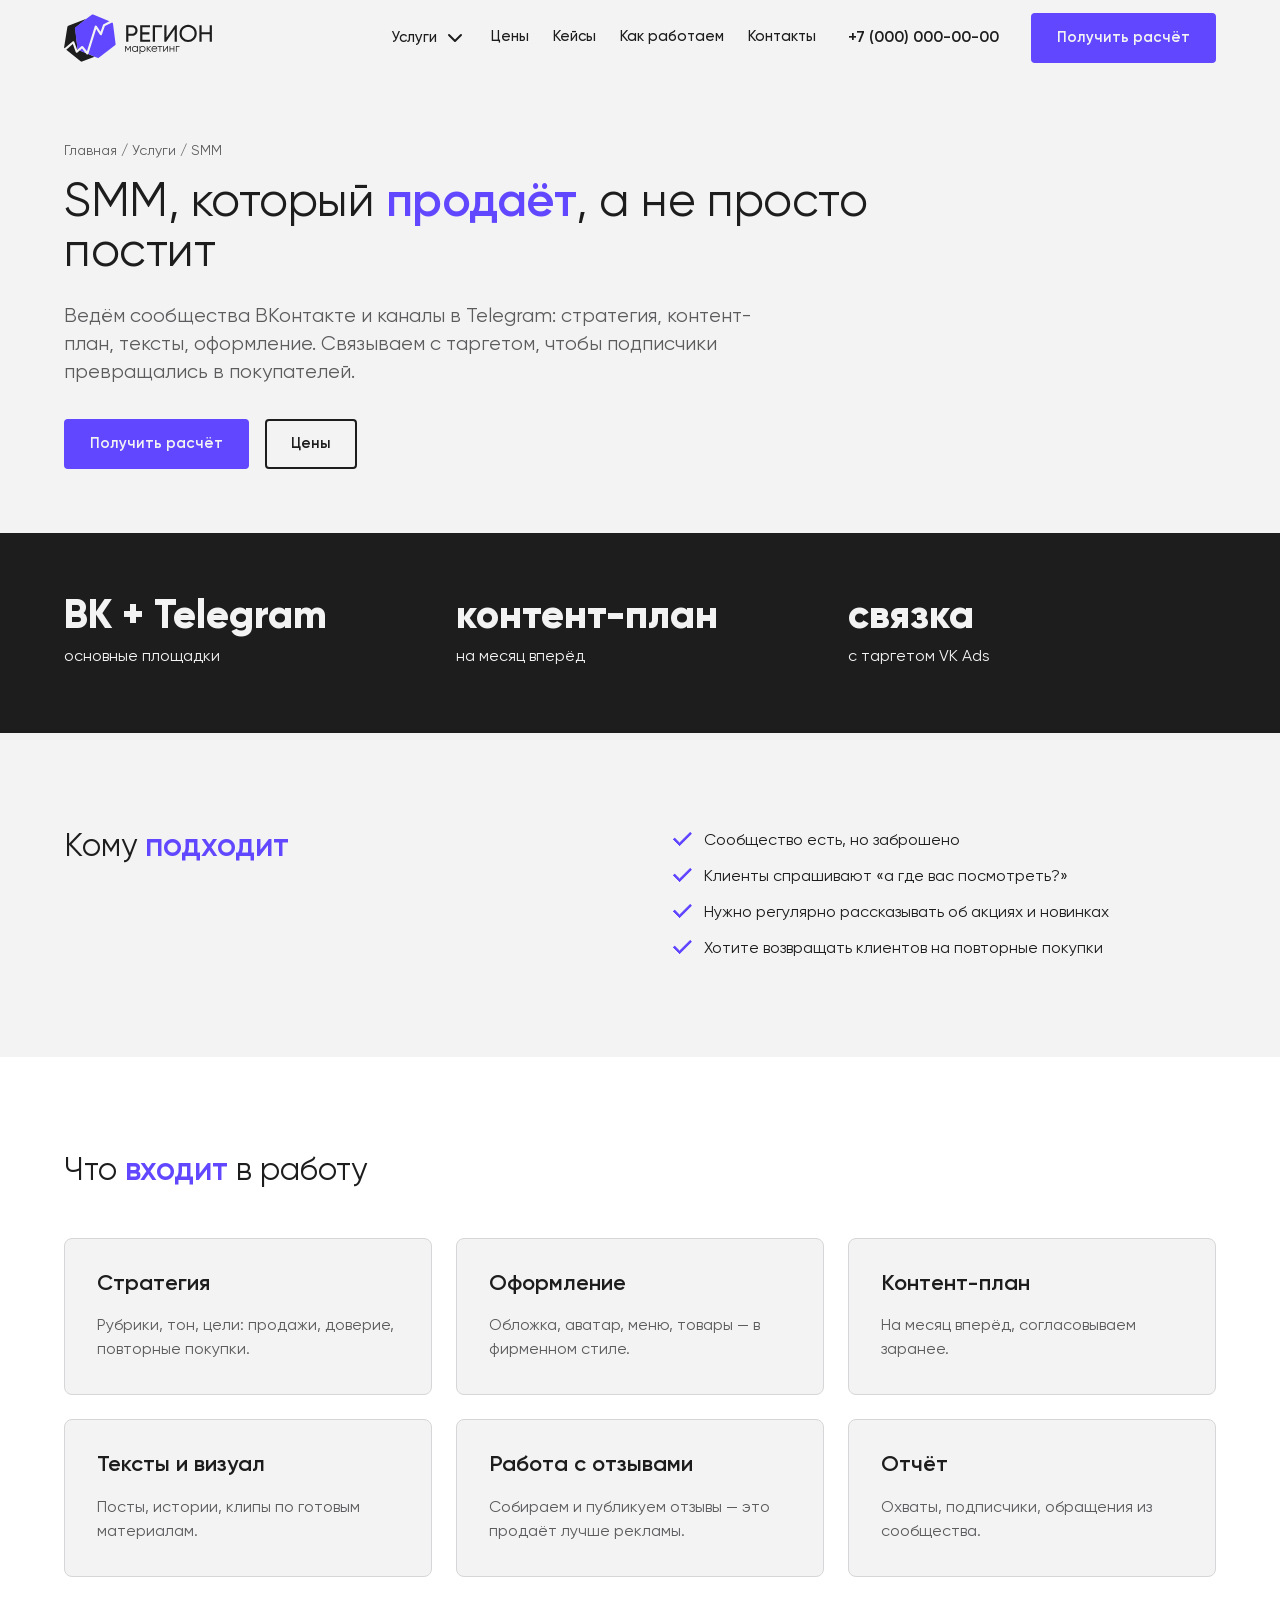
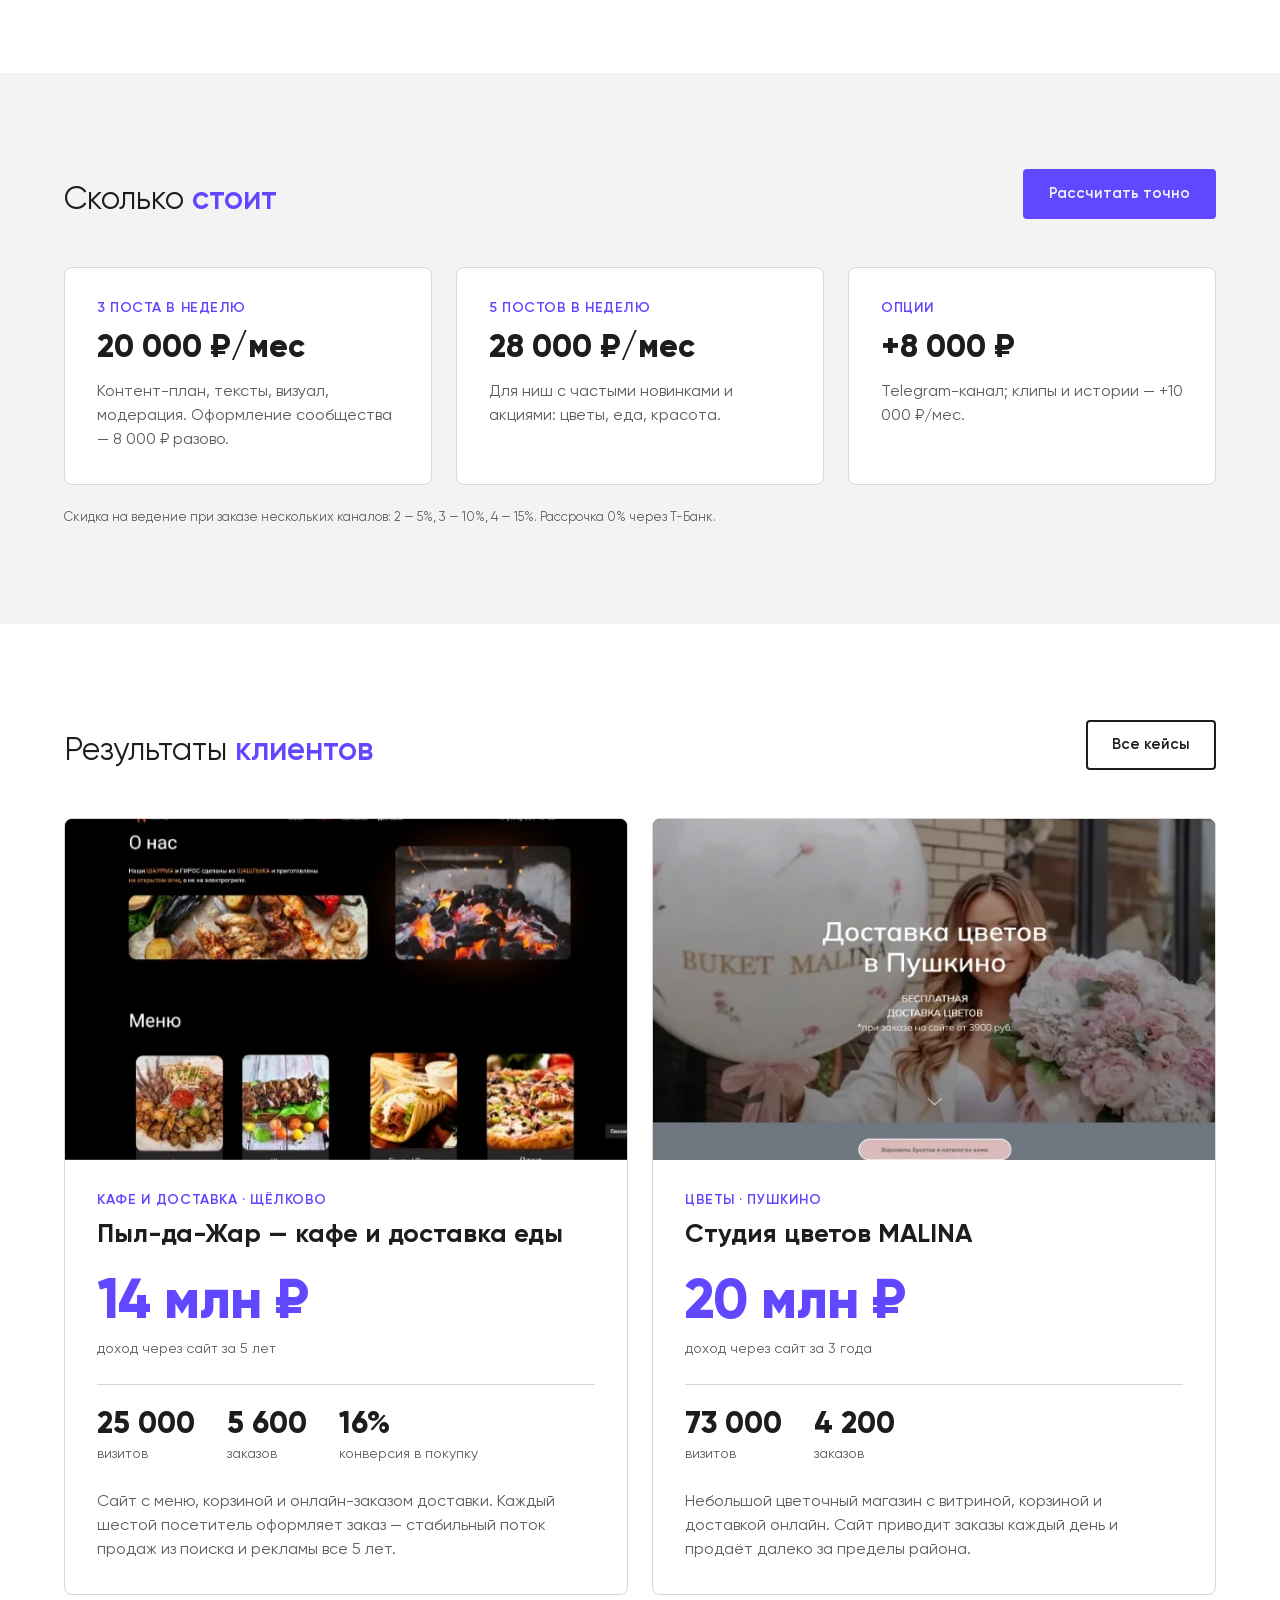
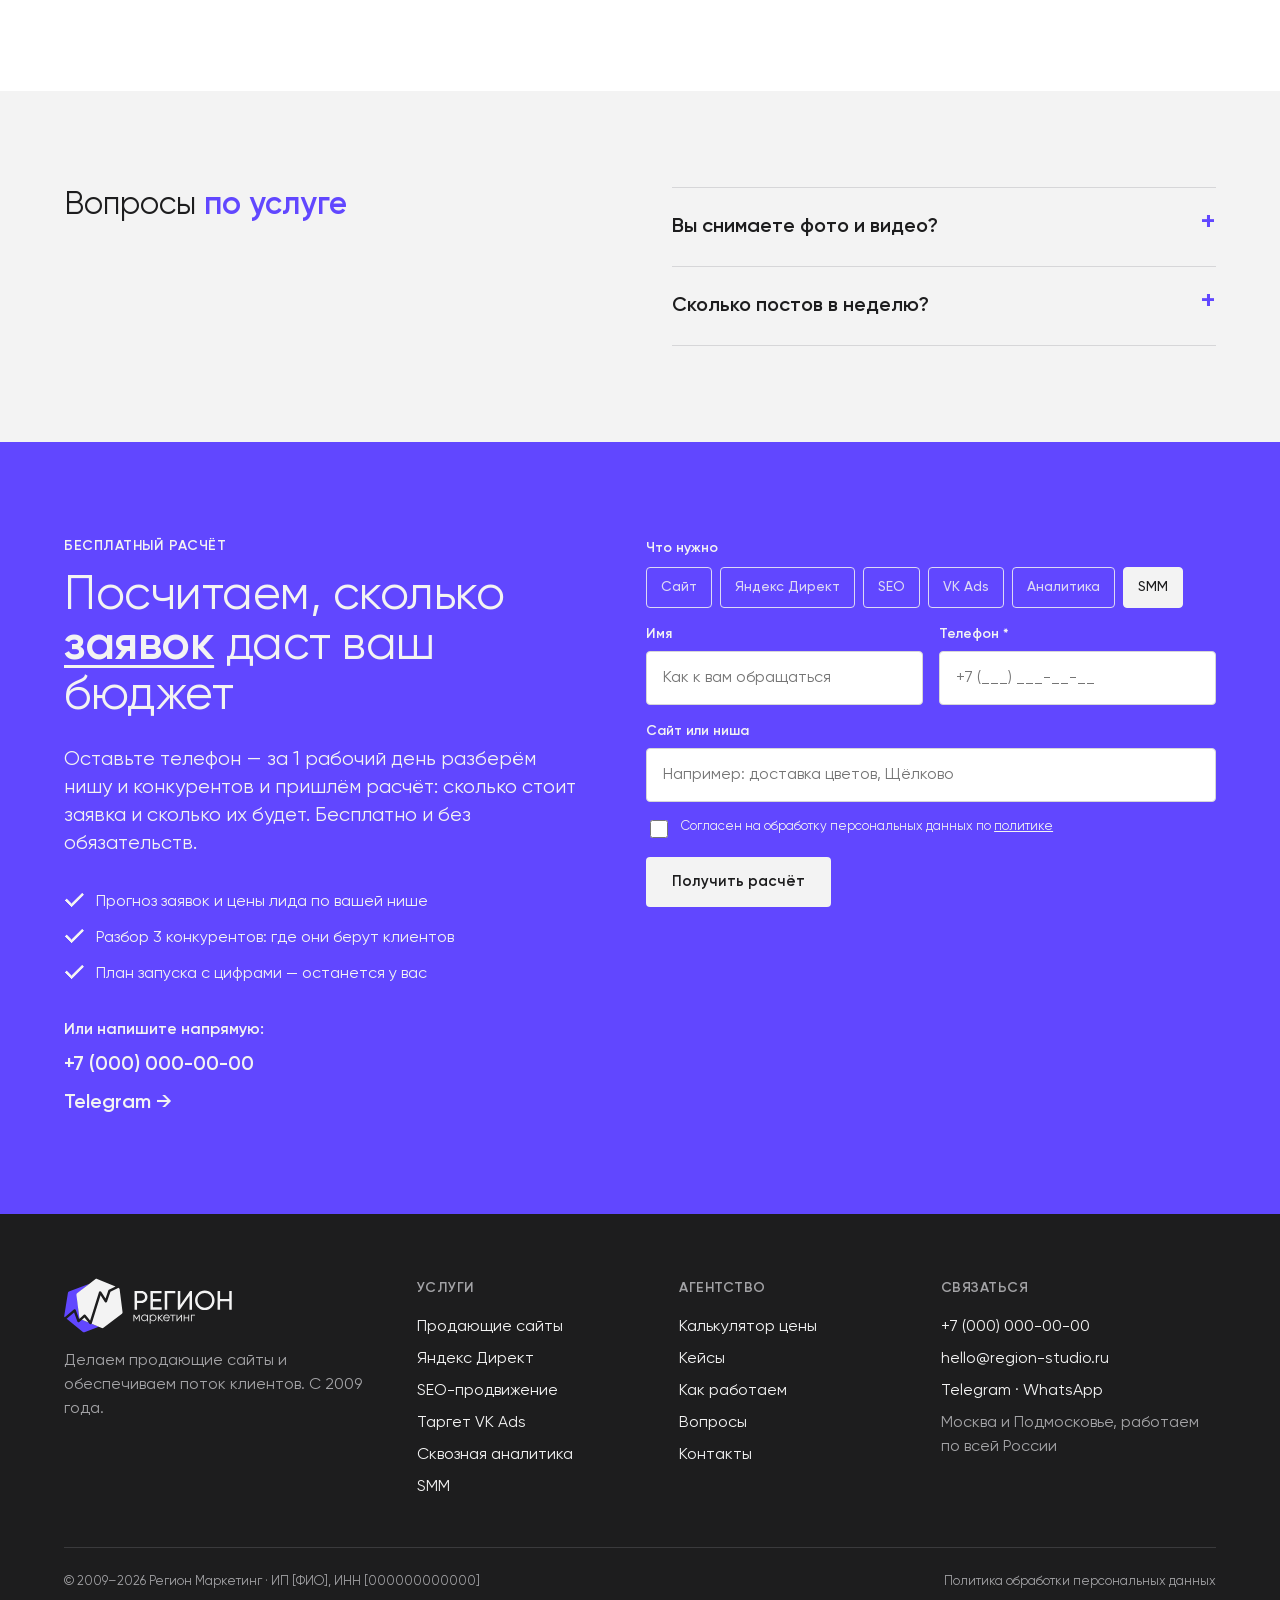
<file: region-site/smm.html>
<!doctype html>
<html lang="ru">
<head>
<meta charset="utf-8">
<meta name="viewport" content="width=device-width, initial-scale=1">
<title>SMM: ведение сообществ ВКонтакте и Telegram — Регион Маркетинг</title>
<meta name="description" content="Ведение сообществ ВКонтакте и Telegram: стратегия, контент-план, посты, оформление. SMM для локального бизнеса с фокусом на продажи.">

<link rel="canonical" href="https://region-studio.ru/smm.html">
<meta property="og:type" content="website">
<meta property="og:title" content="SMM: ведение сообществ ВКонтакте и Telegram — Регион Маркетинг">
<meta property="og:description" content="Ведение сообществ ВКонтакте и Telegram: стратегия, контент-план, посты, оформление. SMM для локального бизнеса с фокусом на продажи.">
<meta property="og:url" content="https://region-studio.ru/smm.html">
<meta property="og:locale" content="ru_RU">
<meta name="theme-color" content="#6147ff">
<link rel="icon" href="assets/img/favicon.svg" type="image/svg+xml">
<link rel="preload" href="assets/fonts/Gilroy-Regular.woff2" as="font" type="font/woff2" crossorigin>
<link rel="preload" href="assets/fonts/Gilroy-Bold.woff2" as="font" type="font/woff2" crossorigin>
<link rel="stylesheet" href="assets/css/style.css">

</head>
<body>
<a class="skip" href="#main">К содержанию</a>
<header class="header">
  <div class="container header__in">
    <a class="header__logo" href="index.html" aria-label="Регион Маркетинг — на главную"><img src="assets/img/logo-light.svg" alt="Регион Маркетинг" width="150" height="48"></a>
    <nav class="nav" aria-label="Основное меню">
      <div class="nav__drop"><button type="button" aria-expanded="false" aria-haspopup="true">Услуги <svg class="icon" viewBox="0 0 24 24" aria-hidden="true"><path d="m6 9 6 6 6-6"/></svg></button><div class="nav__menu"><a href="sites.html">Продающие сайты</a><a href="direct.html">Яндекс Директ</a><a href="seo.html">SEO-продвижение</a><a href="vk-ads.html">Таргет VK Ads</a><a href="analytics.html">Сквозная аналитика</a><a href="smm.html" aria-current="page">SMM</a></div></div>
      <a href="calculator.html">Цены</a>
      <a href="cases.html">Кейсы</a>
      <a href="index.html#process">Как работаем</a>
      <a href="contacts.html">Контакты</a>
    </nav>
    <a class="header__phone" href="tel:+70000000000">+7 (000) 000-00-00</a>
    <a class="rg-btn rg-btn--primary header__cta" href="#lead" data-open-lead>Получить расчёт</a>
    <button class="burger" type="button" aria-label="Меню" aria-expanded="false"><svg class="icon" viewBox="0 0 24 24" aria-hidden="true"><path d="M4 7h16M4 12h16M4 17h16"/></svg></button>
  </div>
</header>
<nav class="mobile-nav" aria-label="Мобильное меню">
  <a href="sites.html">Продающие сайты</a><a href="direct.html">Яндекс Директ</a><a href="seo.html">SEO-продвижение</a><a href="vk-ads.html">Таргет VK Ads</a><a href="analytics.html">Сквозная аналитика</a><a href="smm.html">SMM</a>
  <a href="calculator.html">Калькулятор цены</a>
  <a href="cases.html">Кейсы</a>
  <a href="contacts.html">Контакты</a>
  <a href="tel:+70000000000">+7 (000) 000-00-00</a>
  <a class="rg-btn rg-btn--primary" href="#lead" data-open-lead>Получить расчёт</a>
</nav>
<main id="main">
<section class="page-hero">
  <div class="container">
    <p class="crumbs"><a href="index.html">Главная</a> / <a href="index.html#services">Услуги</a> / SMM</p>
    <h1 class="rg-headline h1">SMM, который <em>продаёт</em>, а не просто постит</h1>
    <p class="lead">Ведём сообщества ВКонтакте и каналы в Telegram: стратегия, контент-план, тексты, оформление. Связываем с таргетом, чтобы подписчики превращались в покупателей.</p>
    <div class="btn-row">
      <a class="rg-btn rg-btn--primary" href="#lead" data-open-lead data-service="SMM">Получить расчёт</a>
      <a class="rg-btn rg-btn--secondary" href="#price">Цены</a>
    </div>
  </div>
</section>

<section class="section--tight section section--ink">
  <div class="container kpi-row"><div><b>ВК + Telegram</b><span>основные площадки</span></div><div><b>контент-план</b><span>на месяц вперёд</span></div><div><b>связка</b><span>с таргетом VK Ads</span></div></div>
</section>

<section class="section">
  <div class="container split">
    <h2 class="rg-headline h2">Кому <em>подходит</em></h2>
    <ul class="checks"><li>Сообщество есть, но заброшено</li><li>Клиенты спрашивают «а где вас посмотреть?»</li><li>Нужно регулярно рассказывать об акциях и новинках</li><li>Хотите возвращать клиентов на повторные покупки</li></ul>
  </div>
</section>

<section class="section section--raised">
  <div class="container">
    <div class="section__head"><h2 class="rg-headline h2">Что <em>входит</em> в работу</h2></div>
    <div class="grid grid--3"><div class="card"><h3 class="h3">Стратегия</h3><p class="muted">Рубрики, тон, цели: продажи, доверие, повторные покупки.</p></div><div class="card"><h3 class="h3">Оформление</h3><p class="muted">Обложка, аватар, меню, товары — в фирменном стиле.</p></div><div class="card"><h3 class="h3">Контент-план</h3><p class="muted">На месяц вперёд, согласовываем заранее.</p></div><div class="card"><h3 class="h3">Тексты и визуал</h3><p class="muted">Посты, истории, клипы по готовым материалам.</p></div><div class="card"><h3 class="h3">Работа с отзывами</h3><p class="muted">Собираем и публикуем отзывы — это продаёт лучше рекламы.</p></div><div class="card"><h3 class="h3">Отчёт</h3><p class="muted">Охваты, подписчики, обращения из сообщества.</p></div></div>
  </div>
</section>

<section class="section" id="price">
  <div class="container">
    <div class="section__head">
      <h2 class="rg-headline h2">Сколько <em>стоит</em></h2>
      <a class="rg-btn rg-btn--primary" href="calculator.html?s=smm">Рассчитать точно</a>
    </div>
    <div class="grid grid--3"><div class="card price"><p class="label">3 поста в неделю</p><p class="price__val">20 000 ₽/мес</p><div class="muted">Контент-план, тексты, визуал, модерация. Оформление сообщества — 8 000 ₽ разово.</div></div><div class="card price"><p class="label">5 постов в неделю</p><p class="price__val">28 000 ₽/мес</p><div class="muted">Для ниш с частыми новинками и акциями: цветы, еда, красота.</div></div><div class="card price"><p class="label">Опции</p><p class="price__val">+8 000 ₽</p><div class="muted">Telegram-канал; клипы и истории — +10 000 ₽/мес.</div></div></div>
    <p class="caption" style="margin-top:24px">Скидка на ведение при заказе нескольких каналов: 2 — 5%, 3 — 10%, 4 — 15%. Рассрочка 0% через Т-Банк.</p>
  </div>
</section>

<section class="section section--raised" id="service-cases">
  <div class="container">
    <div class="section__head">
      <h2 class="rg-headline h2">Результаты <em>клиентов</em></h2>
      <a class="rg-btn rg-btn--secondary" href="cases.html">Все кейсы</a>
    </div>
    <div class="cases"><article class="case">
  <div class="case__img"><img src="assets/img/cases/pyl-da-zhar.webp" alt="Сайт кафе «Пыл-да-Жар»: блок «О нас» и меню с шаурмой и шашлыком" loading="lazy" width="650" height="395"></div>
  <div class="case__body">
    <p class="label">Кафе и доставка · Щёлково</p>
    <h3 class="case__title">Пыл-да-Жар — кафе и доставка еды</h3>
    <p class="case__money">14 млн ₽</p>
    <p class="case__money-cap">доход через сайт за 5 лет</p>
    <div class="case__stats"><div><b>25 000</b><span>визитов</span></div><div><b>5 600</b><span>заказов</span></div><div><b>16%</b><span>конверсия в покупку</span></div></div>
    <p class="case__text">Сайт с меню, корзиной и онлайн-заказом доставки. Каждый шестой посетитель оформляет заказ — стабильный поток продаж из поиска и рекламы все 5 лет.</p>
  </div>
</article><article class="case">
  <div class="case__img"><img src="assets/img/cases/malina.webp" alt="Сайт студии цветов MALINA: «Доставка цветов в Пушкино»" loading="lazy" width="650" height="395"></div>
  <div class="case__body">
    <p class="label">Цветы · Пушкино</p>
    <h3 class="case__title">Студия цветов MALINA</h3>
    <p class="case__money">20 млн ₽</p>
    <p class="case__money-cap">доход через сайт за 3 года</p>
    <div class="case__stats"><div><b>73 000</b><span>визитов</span></div><div><b>4 200</b><span>заказов</span></div></div>
    <p class="case__text">Небольшой цветочный магазин с витриной, корзиной и доставкой онлайн. Сайт приводит заказы каждый день и продаёт далеко за пределы района.</p>
  </div>
</article></div>
  </div>
</section>

<section class="section">
  <div class="container split">
    <h2 class="rg-headline h2">Вопросы <em>по услуге</em></h2>
    <div class="faq"><details><summary>Вы снимаете фото и видео?</summary><p>Работаем с вашими материалами и подсказываем, что снять. Съёмку организуем отдельно при необходимости.</p></details><details><summary>Сколько постов в неделю?</summary><p>Обычно 3–5. Частота зависит от ниши — важнее регулярность и польза.</p></details></div>
  </div>
</section>
<section class="section section--accent" id="lead">
  <div class="container cta__grid">
    <div>
      <p class="label">Бесплатный расчёт</p>
      <h2 class="rg-headline h1" style="margin-top:16px">Посчитаем, сколько <em>заявок</em> даст ваш бюджет</h2>
      <p class="lead">Оставьте телефон — за 1 рабочий день разберём нишу и конкурентов и пришлём расчёт: сколько стоит заявка и сколько их будет. Бесплатно и без обязательств.</p>
      <ul class="checks" style="margin-top:32px">
        <li>Прогноз заявок и цены лида по вашей нише</li>
        <li>Разбор 3 конкурентов: где они берут клиентов</li>
        <li>План запуска с цифрами — останется у вас</li>
      </ul>
      <div class="cta__contacts">
        <span>Или напишите напрямую:</span>
        <a href="tel:+70000000000">+7 (000) 000-00-00</a>
        <a href="https://t.me/USERNAME" target="_blank" rel="noopener">Telegram →</a>
      </div>
    </div>
    <form class="lead-form" novalidate>
    <fieldset class="chips"><legend>Что нужно</legend><label><input type="checkbox" name="service[]" value="Сайт"><span>Сайт</span></label><label><input type="checkbox" name="service[]" value="Яндекс Директ"><span>Яндекс Директ</span></label><label><input type="checkbox" name="service[]" value="SEO"><span>SEO</span></label><label><input type="checkbox" name="service[]" value="VK Ads"><span>VK Ads</span></label><label><input type="checkbox" name="service[]" value="Аналитика"><span>Аналитика</span></label><label><input type="checkbox" name="service[]" value="SMM" checked><span>SMM</span></label></fieldset>
    <div class="row2">
      <div class="field"><label for="cta-name">Имя</label><input id="cta-name" name="name" autocomplete="name" placeholder="Как к вам обращаться"></div>
      <div class="field"><label for="cta-phone">Телефон *</label><input id="cta-phone" name="phone" type="tel" autocomplete="tel" inputmode="tel" placeholder="+7 (___) ___-__-__" required></div>
    </div>
    <div class="field"><label for="cta-site">Сайт или ниша</label><input id="cta-site" name="site" placeholder="Например: доставка цветов, Щёлково"></div>
    <input class="hp" type="text" name="website" tabindex="-1" autocomplete="off" aria-hidden="true">
    <label class="consent"><input type="checkbox" name="consent" required><span>Согласен на обработку персональных данных по <a href="privacy.html" target="_blank">политике</a></span></label>
    <button class="rg-btn rg-btn--on-accent" type="submit">Получить расчёт</button>
    <p class="form-note" role="status" aria-live="polite"></p>
    </form>
  </div>
</section>
</main>
<footer class="footer">
  <div class="container">
    <div class="footer__grid">
      <div class="stack">
        <img class="footer__logo" src="assets/img/logo-dark.svg" alt="Регион Маркетинг" width="170" height="55" loading="lazy">
        <p class="muted" style="color:var(--ink-inverse-muted);max-width:300px">Делаем продающие сайты и обеспечиваем поток клиентов. С 2009 года.</p>
      </div>
      <div><h4>Услуги</h4><ul><li><a href="sites.html">Продающие сайты</a></li><li><a href="direct.html">Яндекс Директ</a></li><li><a href="seo.html">SEO-продвижение</a></li><li><a href="vk-ads.html">Таргет VK Ads</a></li><li><a href="analytics.html">Сквозная аналитика</a></li><li><a href="smm.html">SMM</a></li></ul></div>
      <div><h4>Агентство</h4><ul><li><a href="calculator.html">Калькулятор цены</a></li><li><a href="cases.html">Кейсы</a></li><li><a href="index.html#process">Как работаем</a></li><li><a href="index.html#faq">Вопросы</a></li><li><a href="contacts.html">Контакты</a></li></ul></div>
      <div><h4>Связаться</h4><ul>
        <li><a href="tel:+70000000000">+7 (000) 000-00-00</a></li>
        <li><a href="mailto:hello@region-studio.ru">hello@region-studio.ru</a></li>
        <li><a href="https://t.me/USERNAME" target="_blank" rel="noopener">Telegram</a> · <a href="https://wa.me/70000000000" target="_blank" rel="noopener">WhatsApp</a></li>
        <li style="color:var(--ink-inverse-muted)">Москва и Подмосковье, работаем по всей России</li>
      </ul></div>
    </div>
    <div class="footer__bottom">
      <span>© 2009–2026 Регион Маркетинг · ИП [ФИО], ИНН [000000000000]</span>
      <a href="privacy.html">Политика обработки персональных данных</a>
    </div>
  </div>
</footer>
<a class="rg-btn rg-btn--primary float-cta" href="#lead" data-open-lead>Получить расчёт</a>
<dialog class="modal" id="lead-modal" aria-labelledby="modal-title">
  <div class="modal__in">
    <button class="modal__close" type="button" aria-label="Закрыть"><svg class="icon" viewBox="0 0 24 24" aria-hidden="true"><path d="M6 6l12 12M18 6 6 18"/></svg></button>
    <h2 class="h3" id="modal-title">Бесплатный разбор вашего маркетинга</h2>
    <p class="muted">Перезвоним в течение рабочего часа. За 1 день пришлём прогноз заявок, цену лида и план запуска — даже если не будем работать вместе.</p>
    <form class="lead-form" novalidate>
    <fieldset class="chips"><legend>Что нужно</legend><label><input type="checkbox" name="service[]" value="Сайт"><span>Сайт</span></label><label><input type="checkbox" name="service[]" value="Яндекс Директ"><span>Яндекс Директ</span></label><label><input type="checkbox" name="service[]" value="SEO"><span>SEO</span></label><label><input type="checkbox" name="service[]" value="VK Ads"><span>VK Ads</span></label><label><input type="checkbox" name="service[]" value="Аналитика"><span>Аналитика</span></label><label><input type="checkbox" name="service[]" value="SMM"><span>SMM</span></label></fieldset>
    <div class="row2">
      <div class="field"><label for="m-name">Имя</label><input id="m-name" name="name" autocomplete="name" placeholder="Как к вам обращаться"></div>
      <div class="field"><label for="m-phone">Телефон *</label><input id="m-phone" name="phone" type="tel" autocomplete="tel" inputmode="tel" placeholder="+7 (___) ___-__-__" required></div>
    </div>
    <div class="field"><label for="m-site">Сайт или ниша</label><input id="m-site" name="site" placeholder="Например: доставка цветов, Щёлково"></div>
    <input class="hp" type="text" name="website" tabindex="-1" autocomplete="off" aria-hidden="true">
    <label class="consent"><input type="checkbox" name="consent" required><span>Согласен на обработку персональных данных по <a href="privacy.html" target="_blank">политике</a></span></label>
    <button class="rg-btn rg-btn--on-accent" type="submit">Получить расчёт</button>
    <p class="form-note" role="status" aria-live="polite"></p>
    </form>
  </div>
</dialog>
<script>window.RG_CONFIG={metrikaId:null,formEndpoint:"send.php",thanksPage:"thanks.html",phone:"+7 (000) 000-00-00",phoneRaw:"+70000000000",telegram:"https://t.me/USERNAME"};</script>
<script src="assets/js/main.js" defer></script>

</body>
</html>
</file>
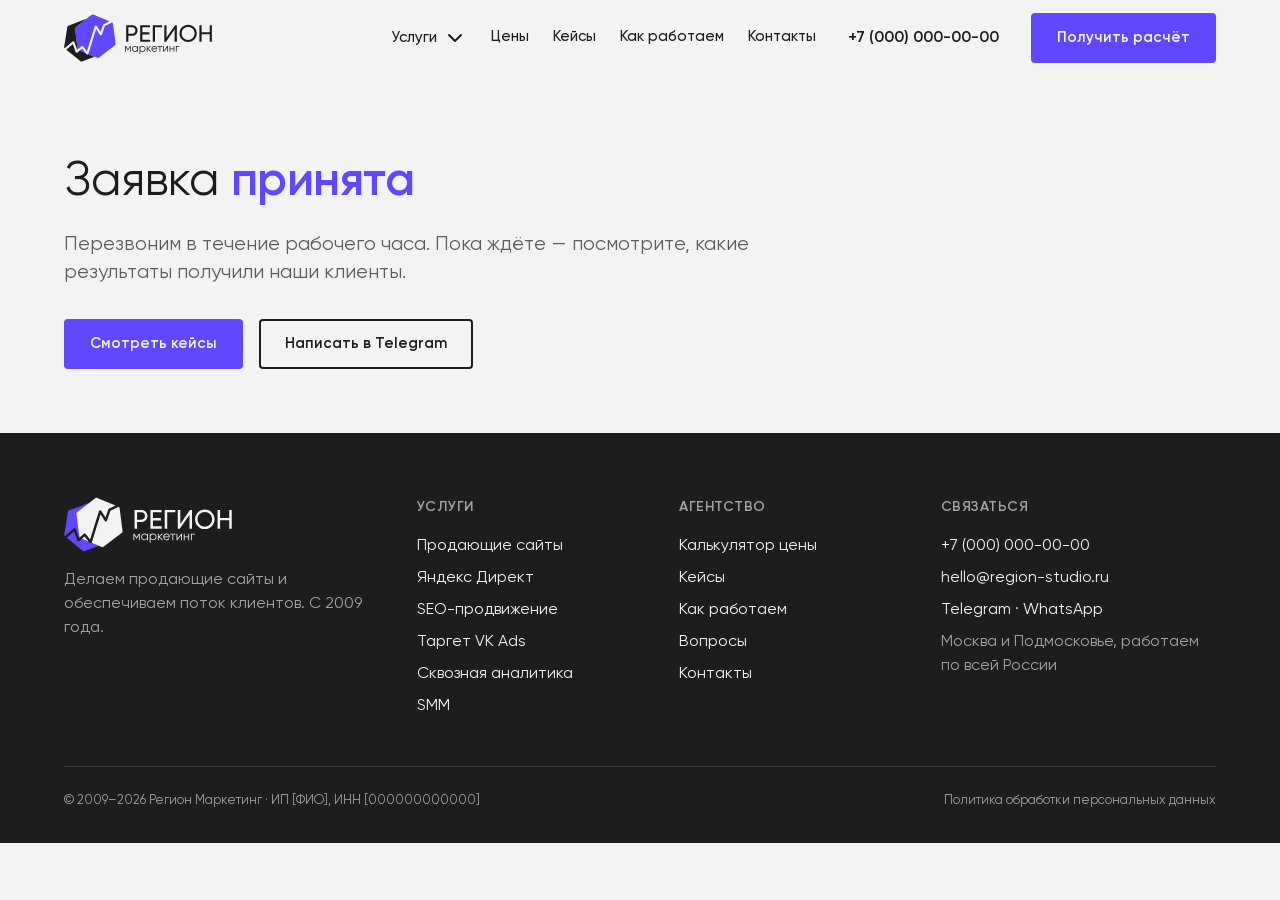
<file: region-site/thanks.html>
<!doctype html>
<html lang="ru">
<head>
<meta charset="utf-8">
<meta name="viewport" content="width=device-width, initial-scale=1">
<title>Спасибо, заявка принята — Регион Маркетинг</title>
<meta name="description" content="Заявка принята.">
<meta name="robots" content="noindex">
<link rel="canonical" href="https://region-studio.ru/thanks.html">
<meta property="og:type" content="website">
<meta property="og:title" content="Спасибо, заявка принята — Регион Маркетинг">
<meta property="og:description" content="Заявка принята.">
<meta property="og:url" content="https://region-studio.ru/thanks.html">
<meta property="og:locale" content="ru_RU">
<meta name="theme-color" content="#6147ff">
<link rel="icon" href="assets/img/favicon.svg" type="image/svg+xml">
<link rel="preload" href="assets/fonts/Gilroy-Regular.woff2" as="font" type="font/woff2" crossorigin>
<link rel="preload" href="assets/fonts/Gilroy-Bold.woff2" as="font" type="font/woff2" crossorigin>
<link rel="stylesheet" href="assets/css/style.css">

</head>
<body>
<a class="skip" href="#main">К содержанию</a>
<header class="header">
  <div class="container header__in">
    <a class="header__logo" href="index.html" aria-label="Регион Маркетинг — на главную"><img src="assets/img/logo-light.svg" alt="Регион Маркетинг" width="150" height="48"></a>
    <nav class="nav" aria-label="Основное меню">
      <div class="nav__drop"><button type="button" aria-expanded="false" aria-haspopup="true">Услуги <svg class="icon" viewBox="0 0 24 24" aria-hidden="true"><path d="m6 9 6 6 6-6"/></svg></button><div class="nav__menu"><a href="sites.html">Продающие сайты</a><a href="direct.html">Яндекс Директ</a><a href="seo.html">SEO-продвижение</a><a href="vk-ads.html">Таргет VK Ads</a><a href="analytics.html">Сквозная аналитика</a><a href="smm.html">SMM</a></div></div>
      <a href="calculator.html">Цены</a>
      <a href="cases.html">Кейсы</a>
      <a href="index.html#process">Как работаем</a>
      <a href="contacts.html">Контакты</a>
    </nav>
    <a class="header__phone" href="tel:+70000000000">+7 (000) 000-00-00</a>
    <a class="rg-btn rg-btn--primary header__cta" href="#lead" data-open-lead>Получить расчёт</a>
    <button class="burger" type="button" aria-label="Меню" aria-expanded="false"><svg class="icon" viewBox="0 0 24 24" aria-hidden="true"><path d="M4 7h16M4 12h16M4 17h16"/></svg></button>
  </div>
</header>
<nav class="mobile-nav" aria-label="Мобильное меню">
  <a href="sites.html">Продающие сайты</a><a href="direct.html">Яндекс Директ</a><a href="seo.html">SEO-продвижение</a><a href="vk-ads.html">Таргет VK Ads</a><a href="analytics.html">Сквозная аналитика</a><a href="smm.html">SMM</a>
  <a href="calculator.html">Калькулятор цены</a>
  <a href="cases.html">Кейсы</a>
  <a href="contacts.html">Контакты</a>
  <a href="tel:+70000000000">+7 (000) 000-00-00</a>
  <a class="rg-btn rg-btn--primary" href="#lead" data-open-lead>Получить расчёт</a>
</nav>
<main id="main">
<section class="page-hero">
  <div class="container">
    <h1 class="rg-headline h1">Заявка <em>принята</em></h1>
    <p class="lead">Перезвоним в течение рабочего часа. Пока ждёте — посмотрите, какие результаты получили наши клиенты.</p>
    <div class="btn-row"><a class="rg-btn rg-btn--primary" href="cases.html">Смотреть кейсы</a><a class="rg-btn rg-btn--secondary" href="https://t.me/USERNAME">Написать в Telegram</a></div>
  </div>
</section>

</main>
<footer class="footer">
  <div class="container">
    <div class="footer__grid">
      <div class="stack">
        <img class="footer__logo" src="assets/img/logo-dark.svg" alt="Регион Маркетинг" width="170" height="55" loading="lazy">
        <p class="muted" style="color:var(--ink-inverse-muted);max-width:300px">Делаем продающие сайты и обеспечиваем поток клиентов. С 2009 года.</p>
      </div>
      <div><h4>Услуги</h4><ul><li><a href="sites.html">Продающие сайты</a></li><li><a href="direct.html">Яндекс Директ</a></li><li><a href="seo.html">SEO-продвижение</a></li><li><a href="vk-ads.html">Таргет VK Ads</a></li><li><a href="analytics.html">Сквозная аналитика</a></li><li><a href="smm.html">SMM</a></li></ul></div>
      <div><h4>Агентство</h4><ul><li><a href="calculator.html">Калькулятор цены</a></li><li><a href="cases.html">Кейсы</a></li><li><a href="index.html#process">Как работаем</a></li><li><a href="index.html#faq">Вопросы</a></li><li><a href="contacts.html">Контакты</a></li></ul></div>
      <div><h4>Связаться</h4><ul>
        <li><a href="tel:+70000000000">+7 (000) 000-00-00</a></li>
        <li><a href="mailto:hello@region-studio.ru">hello@region-studio.ru</a></li>
        <li><a href="https://t.me/USERNAME" target="_blank" rel="noopener">Telegram</a> · <a href="https://wa.me/70000000000" target="_blank" rel="noopener">WhatsApp</a></li>
        <li style="color:var(--ink-inverse-muted)">Москва и Подмосковье, работаем по всей России</li>
      </ul></div>
    </div>
    <div class="footer__bottom">
      <span>© 2009–2026 Регион Маркетинг · ИП [ФИО], ИНН [000000000000]</span>
      <a href="privacy.html">Политика обработки персональных данных</a>
    </div>
  </div>
</footer>
<a class="rg-btn rg-btn--primary float-cta" href="#lead" data-open-lead>Получить расчёт</a>
<dialog class="modal" id="lead-modal" aria-labelledby="modal-title">
  <div class="modal__in">
    <button class="modal__close" type="button" aria-label="Закрыть"><svg class="icon" viewBox="0 0 24 24" aria-hidden="true"><path d="M6 6l12 12M18 6 6 18"/></svg></button>
    <h2 class="h3" id="modal-title">Бесплатный разбор вашего маркетинга</h2>
    <p class="muted">Перезвоним в течение рабочего часа. За 1 день пришлём прогноз заявок, цену лида и план запуска — даже если не будем работать вместе.</p>
    <form class="lead-form" novalidate>
    <fieldset class="chips"><legend>Что нужно</legend><label><input type="checkbox" name="service[]" value="Сайт"><span>Сайт</span></label><label><input type="checkbox" name="service[]" value="Яндекс Директ"><span>Яндекс Директ</span></label><label><input type="checkbox" name="service[]" value="SEO"><span>SEO</span></label><label><input type="checkbox" name="service[]" value="VK Ads"><span>VK Ads</span></label><label><input type="checkbox" name="service[]" value="Аналитика"><span>Аналитика</span></label><label><input type="checkbox" name="service[]" value="SMM"><span>SMM</span></label></fieldset>
    <div class="row2">
      <div class="field"><label for="m-name">Имя</label><input id="m-name" name="name" autocomplete="name" placeholder="Как к вам обращаться"></div>
      <div class="field"><label for="m-phone">Телефон *</label><input id="m-phone" name="phone" type="tel" autocomplete="tel" inputmode="tel" placeholder="+7 (___) ___-__-__" required></div>
    </div>
    <div class="field"><label for="m-site">Сайт или ниша</label><input id="m-site" name="site" placeholder="Например: доставка цветов, Щёлково"></div>
    <input class="hp" type="text" name="website" tabindex="-1" autocomplete="off" aria-hidden="true">
    <label class="consent"><input type="checkbox" name="consent" required><span>Согласен на обработку персональных данных по <a href="privacy.html" target="_blank">политике</a></span></label>
    <button class="rg-btn rg-btn--on-accent" type="submit">Получить расчёт</button>
    <p class="form-note" role="status" aria-live="polite"></p>
    </form>
  </div>
</dialog>
<script>window.RG_CONFIG={metrikaId:null,formEndpoint:"send.php",thanksPage:"thanks.html",phone:"+7 (000) 000-00-00",phoneRaw:"+70000000000",telegram:"https://t.me/USERNAME"};</script>
<script src="assets/js/main.js" defer></script>

</body>
</html>
</file>
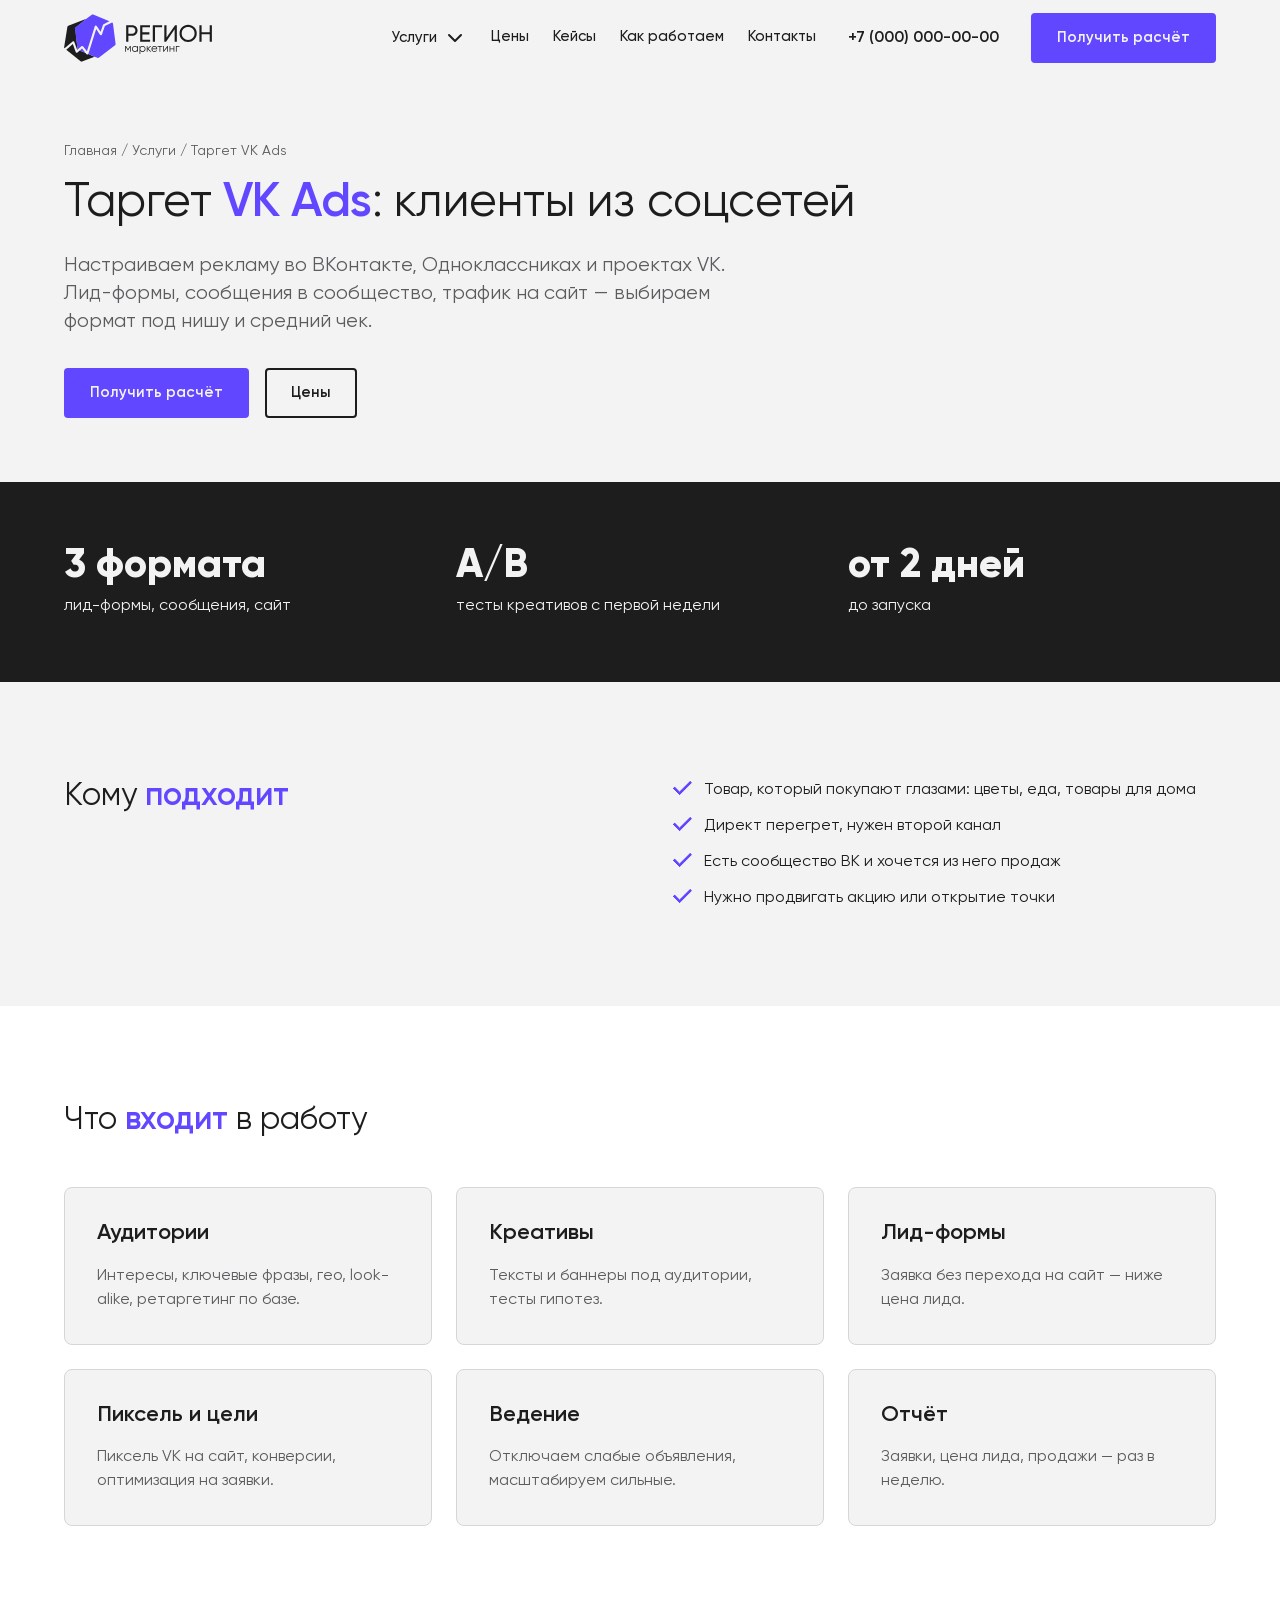
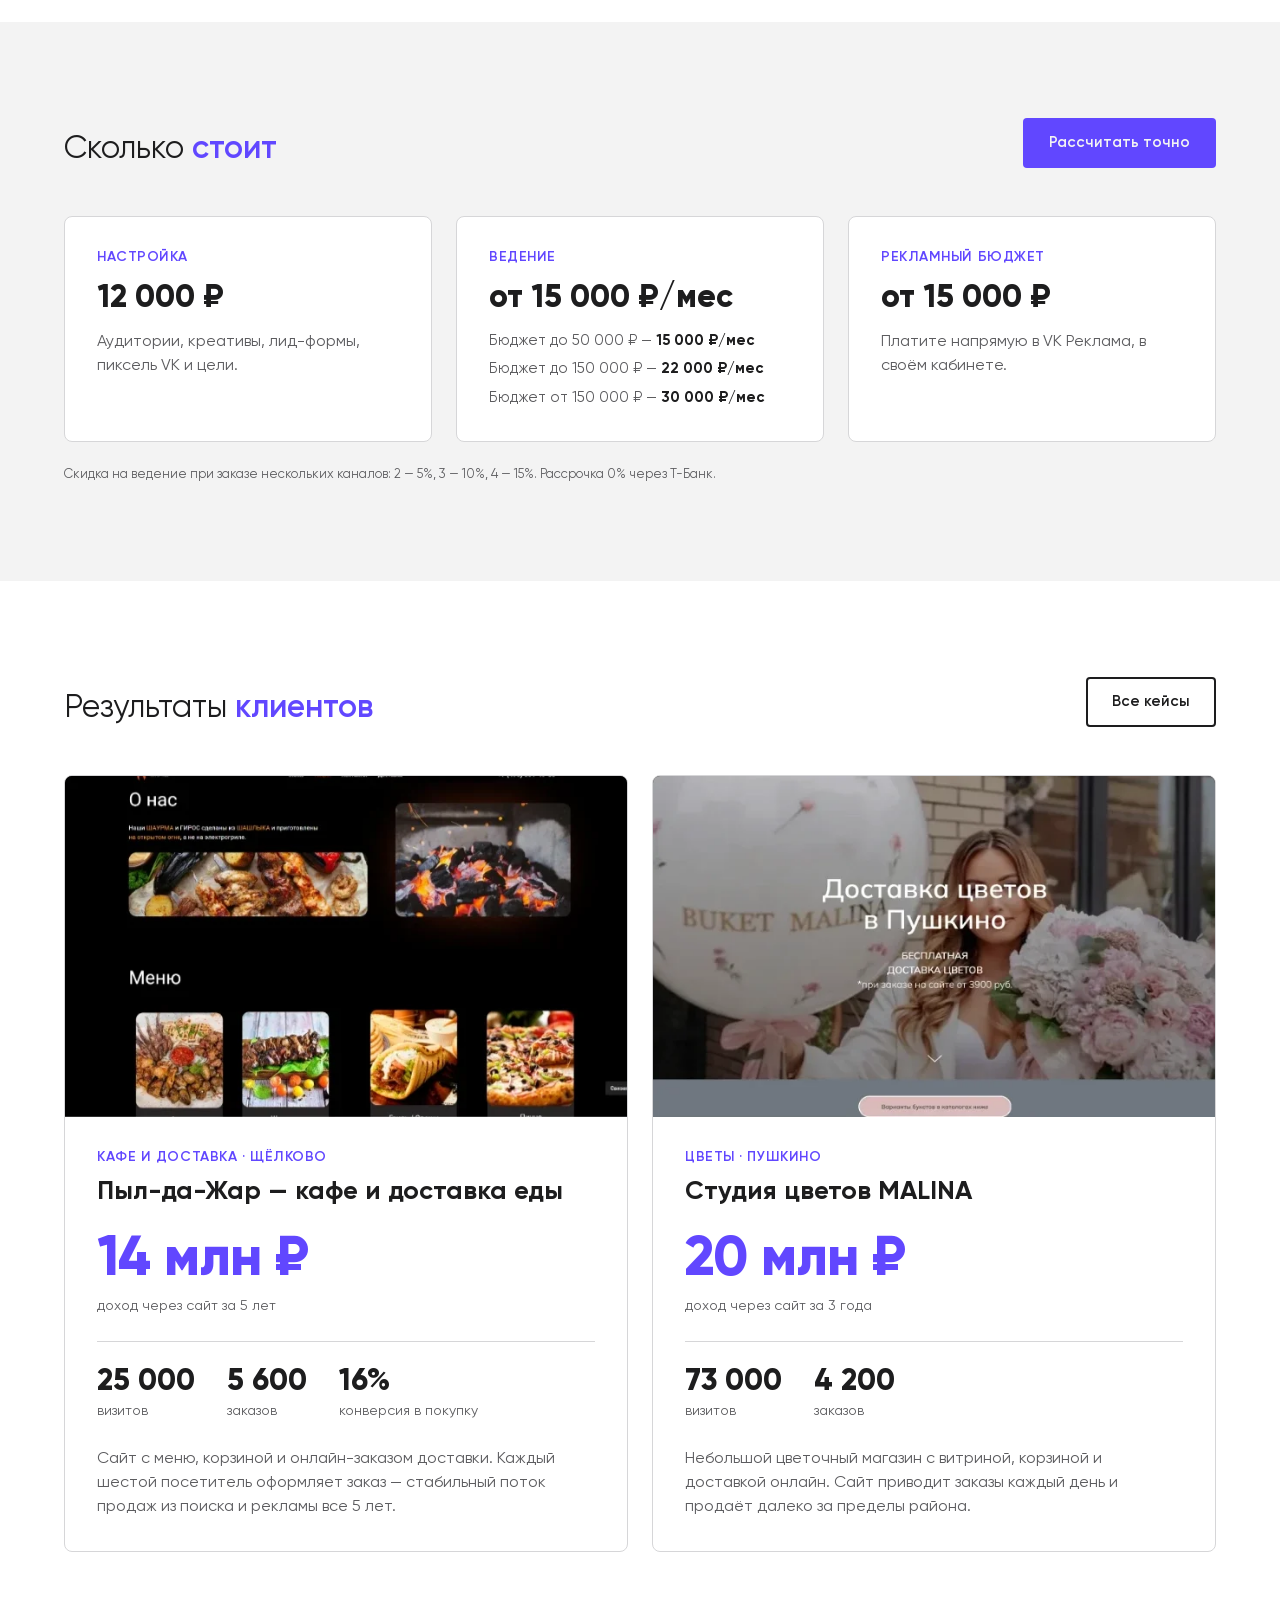
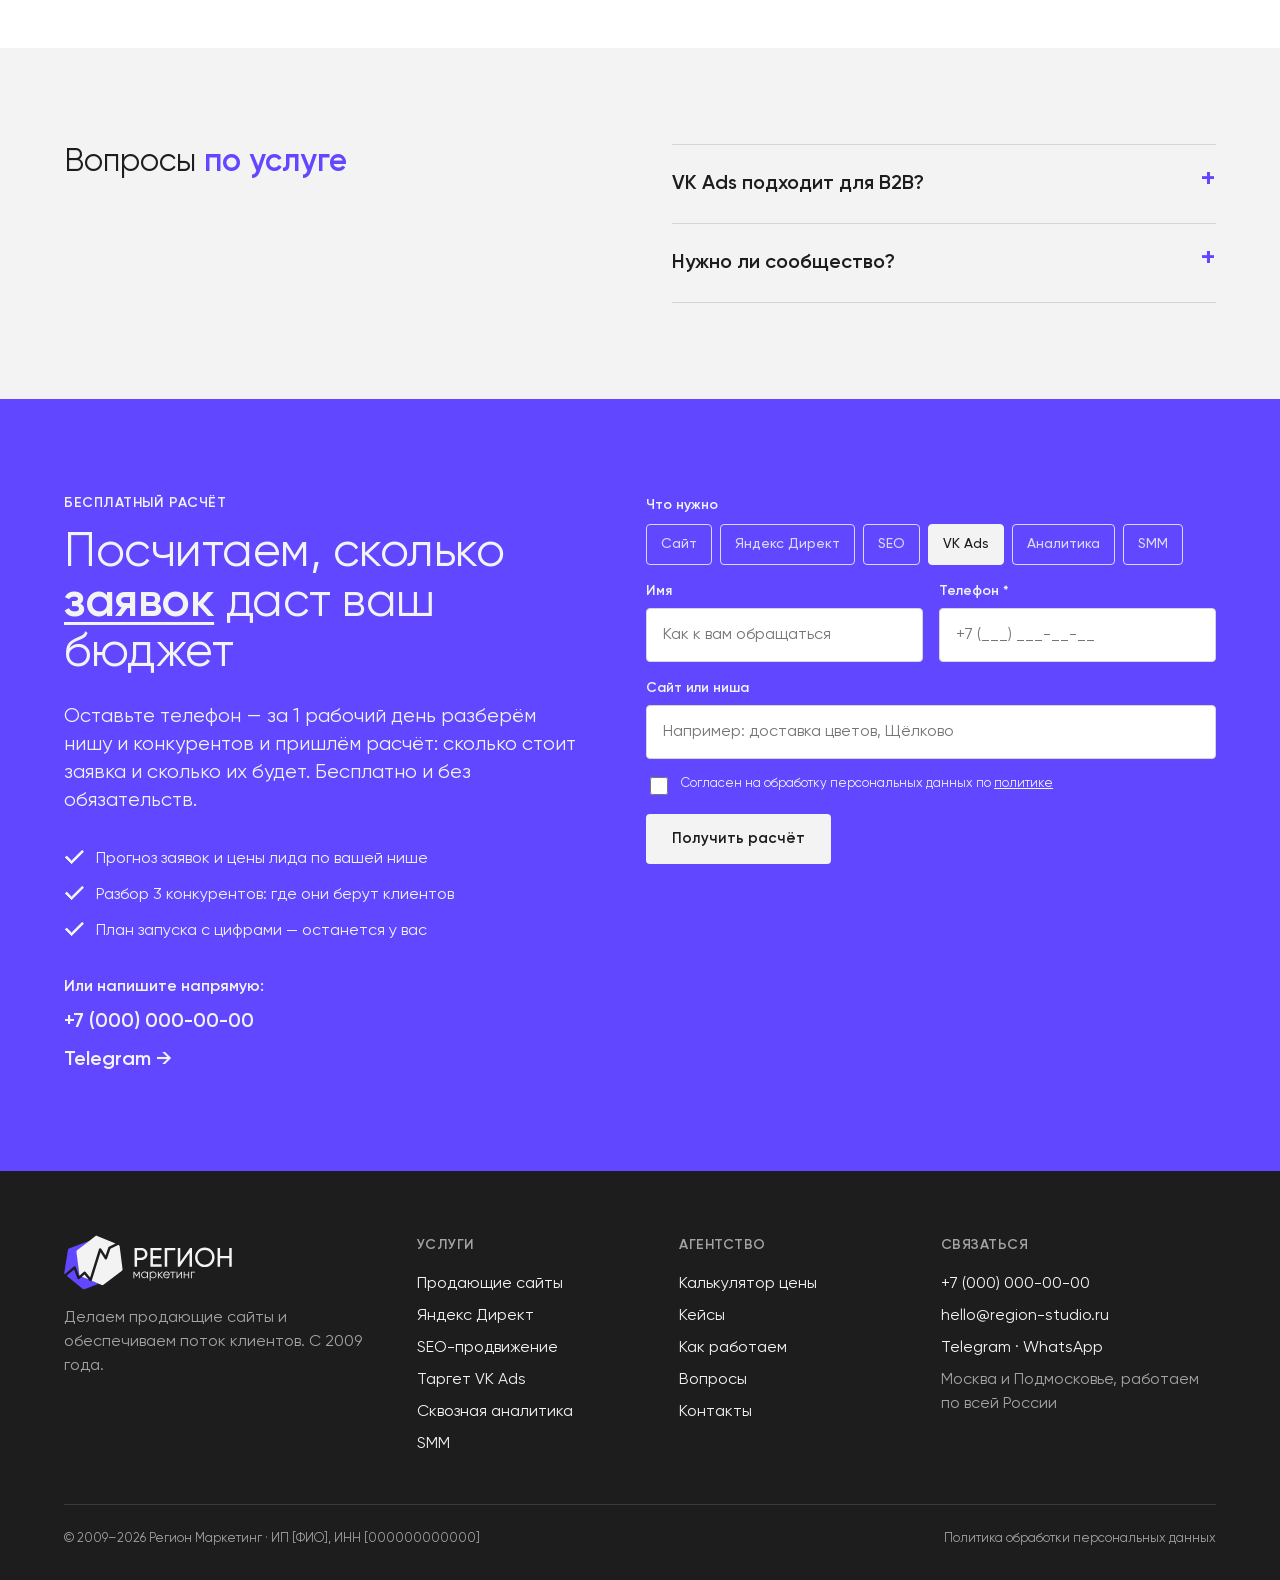
<file: region-site/vk-ads.html>
<!doctype html>
<html lang="ru">
<head>
<meta charset="utf-8">
<meta name="viewport" content="width=device-width, initial-scale=1">
<title>Таргетированная реклама VK Ads — Регион Маркетинг</title>
<meta name="description" content="Настройка таргетированной рекламы VK Ads: ВКонтакте, Одноклассники, проекты VK. Лид-формы, сообщения в сообщество, трафик на сайт.">

<link rel="canonical" href="https://region-studio.ru/vk-ads.html">
<meta property="og:type" content="website">
<meta property="og:title" content="Таргетированная реклама VK Ads — Регион Маркетинг">
<meta property="og:description" content="Настройка таргетированной рекламы VK Ads: ВКонтакте, Одноклассники, проекты VK. Лид-формы, сообщения в сообщество, трафик на сайт.">
<meta property="og:url" content="https://region-studio.ru/vk-ads.html">
<meta property="og:locale" content="ru_RU">
<meta name="theme-color" content="#6147ff">
<link rel="icon" href="assets/img/favicon.svg" type="image/svg+xml">
<link rel="preload" href="assets/fonts/Gilroy-Regular.woff2" as="font" type="font/woff2" crossorigin>
<link rel="preload" href="assets/fonts/Gilroy-Bold.woff2" as="font" type="font/woff2" crossorigin>
<link rel="stylesheet" href="assets/css/style.css">

</head>
<body>
<a class="skip" href="#main">К содержанию</a>
<header class="header">
  <div class="container header__in">
    <a class="header__logo" href="index.html" aria-label="Регион Маркетинг — на главную"><img src="assets/img/logo-light.svg" alt="Регион Маркетинг" width="150" height="48"></a>
    <nav class="nav" aria-label="Основное меню">
      <div class="nav__drop"><button type="button" aria-expanded="false" aria-haspopup="true">Услуги <svg class="icon" viewBox="0 0 24 24" aria-hidden="true"><path d="m6 9 6 6 6-6"/></svg></button><div class="nav__menu"><a href="sites.html">Продающие сайты</a><a href="direct.html">Яндекс Директ</a><a href="seo.html">SEO-продвижение</a><a href="vk-ads.html" aria-current="page">Таргет VK Ads</a><a href="analytics.html">Сквозная аналитика</a><a href="smm.html">SMM</a></div></div>
      <a href="calculator.html">Цены</a>
      <a href="cases.html">Кейсы</a>
      <a href="index.html#process">Как работаем</a>
      <a href="contacts.html">Контакты</a>
    </nav>
    <a class="header__phone" href="tel:+70000000000">+7 (000) 000-00-00</a>
    <a class="rg-btn rg-btn--primary header__cta" href="#lead" data-open-lead>Получить расчёт</a>
    <button class="burger" type="button" aria-label="Меню" aria-expanded="false"><svg class="icon" viewBox="0 0 24 24" aria-hidden="true"><path d="M4 7h16M4 12h16M4 17h16"/></svg></button>
  </div>
</header>
<nav class="mobile-nav" aria-label="Мобильное меню">
  <a href="sites.html">Продающие сайты</a><a href="direct.html">Яндекс Директ</a><a href="seo.html">SEO-продвижение</a><a href="vk-ads.html">Таргет VK Ads</a><a href="analytics.html">Сквозная аналитика</a><a href="smm.html">SMM</a>
  <a href="calculator.html">Калькулятор цены</a>
  <a href="cases.html">Кейсы</a>
  <a href="contacts.html">Контакты</a>
  <a href="tel:+70000000000">+7 (000) 000-00-00</a>
  <a class="rg-btn rg-btn--primary" href="#lead" data-open-lead>Получить расчёт</a>
</nav>
<main id="main">
<section class="page-hero">
  <div class="container">
    <p class="crumbs"><a href="index.html">Главная</a> / <a href="index.html#services">Услуги</a> / Таргет VK Ads</p>
    <h1 class="rg-headline h1">Таргет <em>VK Ads</em>: клиенты из соцсетей</h1>
    <p class="lead">Настраиваем рекламу во ВКонтакте, Одноклассниках и проектах VK. Лид-формы, сообщения в сообщество, трафик на сайт — выбираем формат под нишу и средний чек.</p>
    <div class="btn-row">
      <a class="rg-btn rg-btn--primary" href="#lead" data-open-lead data-service="VK Ads">Получить расчёт</a>
      <a class="rg-btn rg-btn--secondary" href="#price">Цены</a>
    </div>
  </div>
</section>

<section class="section--tight section section--ink">
  <div class="container kpi-row"><div><b>3 формата</b><span>лид-формы, сообщения, сайт</span></div><div><b>A/B</b><span>тесты креативов с первой недели</span></div><div><b>от 2 дней</b><span>до запуска</span></div></div>
</section>

<section class="section">
  <div class="container split">
    <h2 class="rg-headline h2">Кому <em>подходит</em></h2>
    <ul class="checks"><li>Товар, который покупают глазами: цветы, еда, товары для дома</li><li>Директ перегрет, нужен второй канал</li><li>Есть сообщество ВК и хочется из него продаж</li><li>Нужно продвигать акцию или открытие точки</li></ul>
  </div>
</section>

<section class="section section--raised">
  <div class="container">
    <div class="section__head"><h2 class="rg-headline h2">Что <em>входит</em> в работу</h2></div>
    <div class="grid grid--3"><div class="card"><h3 class="h3">Аудитории</h3><p class="muted">Интересы, ключевые фразы, гео, look-alike, ретаргетинг по базе.</p></div><div class="card"><h3 class="h3">Креативы</h3><p class="muted">Тексты и баннеры под аудитории, тесты гипотез.</p></div><div class="card"><h3 class="h3">Лид-формы</h3><p class="muted">Заявка без перехода на сайт — ниже цена лида.</p></div><div class="card"><h3 class="h3">Пиксель и цели</h3><p class="muted">Пиксель VK на сайт, конверсии, оптимизация на заявки.</p></div><div class="card"><h3 class="h3">Ведение</h3><p class="muted">Отключаем слабые объявления, масштабируем сильные.</p></div><div class="card"><h3 class="h3">Отчёт</h3><p class="muted">Заявки, цена лида, продажи — раз в неделю.</p></div></div>
  </div>
</section>

<section class="section" id="price">
  <div class="container">
    <div class="section__head">
      <h2 class="rg-headline h2">Сколько <em>стоит</em></h2>
      <a class="rg-btn rg-btn--primary" href="calculator.html?s=vk-ads">Рассчитать точно</a>
    </div>
    <div class="grid grid--3"><div class="card price"><p class="label">Настройка</p><p class="price__val">12 000 ₽</p><div class="muted">Аудитории, креативы, лид-формы, пиксель VK и цели.</div></div><div class="card price"><p class="label">Ведение</p><p class="price__val">от 15 000 ₽/мес</p><div class="muted"><ul class='tiers'><li>Бюджет до 50 000 ₽ — <b>15 000 ₽/мес</b></li><li>Бюджет до 150 000 ₽ — <b>22 000 ₽/мес</b></li><li>Бюджет от 150 000 ₽ — <b>30 000 ₽/мес</b></li></ul></div></div><div class="card price"><p class="label">Рекламный бюджет</p><p class="price__val">от 15 000 ₽</p><div class="muted">Платите напрямую в VK Реклама, в своём кабинете.</div></div></div>
    <p class="caption" style="margin-top:24px">Скидка на ведение при заказе нескольких каналов: 2 — 5%, 3 — 10%, 4 — 15%. Рассрочка 0% через Т-Банк.</p>
  </div>
</section>

<section class="section section--raised" id="service-cases">
  <div class="container">
    <div class="section__head">
      <h2 class="rg-headline h2">Результаты <em>клиентов</em></h2>
      <a class="rg-btn rg-btn--secondary" href="cases.html">Все кейсы</a>
    </div>
    <div class="cases"><article class="case">
  <div class="case__img"><img src="assets/img/cases/pyl-da-zhar.webp" alt="Сайт кафе «Пыл-да-Жар»: блок «О нас» и меню с шаурмой и шашлыком" loading="lazy" width="650" height="395"></div>
  <div class="case__body">
    <p class="label">Кафе и доставка · Щёлково</p>
    <h3 class="case__title">Пыл-да-Жар — кафе и доставка еды</h3>
    <p class="case__money">14 млн ₽</p>
    <p class="case__money-cap">доход через сайт за 5 лет</p>
    <div class="case__stats"><div><b>25 000</b><span>визитов</span></div><div><b>5 600</b><span>заказов</span></div><div><b>16%</b><span>конверсия в покупку</span></div></div>
    <p class="case__text">Сайт с меню, корзиной и онлайн-заказом доставки. Каждый шестой посетитель оформляет заказ — стабильный поток продаж из поиска и рекламы все 5 лет.</p>
  </div>
</article><article class="case">
  <div class="case__img"><img src="assets/img/cases/malina.webp" alt="Сайт студии цветов MALINA: «Доставка цветов в Пушкино»" loading="lazy" width="650" height="395"></div>
  <div class="case__body">
    <p class="label">Цветы · Пушкино</p>
    <h3 class="case__title">Студия цветов MALINA</h3>
    <p class="case__money">20 млн ₽</p>
    <p class="case__money-cap">доход через сайт за 3 года</p>
    <div class="case__stats"><div><b>73 000</b><span>визитов</span></div><div><b>4 200</b><span>заказов</span></div></div>
    <p class="case__text">Небольшой цветочный магазин с витриной, корзиной и доставкой онлайн. Сайт приводит заказы каждый день и продаёт далеко за пределы района.</p>
  </div>
</article></div>
  </div>
</section>

<section class="section">
  <div class="container split">
    <h2 class="rg-headline h2">Вопросы <em>по услуге</em></h2>
    <div class="faq"><details><summary>VK Ads подходит для B2B?</summary><p>Хуже, чем Директ, но работает для узких ниш с чётким портретом клиента. Проверяем тестом на небольшом бюджете.</p></details><details><summary>Нужно ли сообщество?</summary><p>Не обязательно — можно вести на сайт или в лид-форму. Но живое сообщество повышает доверие.</p></details></div>
  </div>
</section>
<section class="section section--accent" id="lead">
  <div class="container cta__grid">
    <div>
      <p class="label">Бесплатный расчёт</p>
      <h2 class="rg-headline h1" style="margin-top:16px">Посчитаем, сколько <em>заявок</em> даст ваш бюджет</h2>
      <p class="lead">Оставьте телефон — за 1 рабочий день разберём нишу и конкурентов и пришлём расчёт: сколько стоит заявка и сколько их будет. Бесплатно и без обязательств.</p>
      <ul class="checks" style="margin-top:32px">
        <li>Прогноз заявок и цены лида по вашей нише</li>
        <li>Разбор 3 конкурентов: где они берут клиентов</li>
        <li>План запуска с цифрами — останется у вас</li>
      </ul>
      <div class="cta__contacts">
        <span>Или напишите напрямую:</span>
        <a href="tel:+70000000000">+7 (000) 000-00-00</a>
        <a href="https://t.me/USERNAME" target="_blank" rel="noopener">Telegram →</a>
      </div>
    </div>
    <form class="lead-form" novalidate>
    <fieldset class="chips"><legend>Что нужно</legend><label><input type="checkbox" name="service[]" value="Сайт"><span>Сайт</span></label><label><input type="checkbox" name="service[]" value="Яндекс Директ"><span>Яндекс Директ</span></label><label><input type="checkbox" name="service[]" value="SEO"><span>SEO</span></label><label><input type="checkbox" name="service[]" value="VK Ads" checked><span>VK Ads</span></label><label><input type="checkbox" name="service[]" value="Аналитика"><span>Аналитика</span></label><label><input type="checkbox" name="service[]" value="SMM"><span>SMM</span></label></fieldset>
    <div class="row2">
      <div class="field"><label for="cta-name">Имя</label><input id="cta-name" name="name" autocomplete="name" placeholder="Как к вам обращаться"></div>
      <div class="field"><label for="cta-phone">Телефон *</label><input id="cta-phone" name="phone" type="tel" autocomplete="tel" inputmode="tel" placeholder="+7 (___) ___-__-__" required></div>
    </div>
    <div class="field"><label for="cta-site">Сайт или ниша</label><input id="cta-site" name="site" placeholder="Например: доставка цветов, Щёлково"></div>
    <input class="hp" type="text" name="website" tabindex="-1" autocomplete="off" aria-hidden="true">
    <label class="consent"><input type="checkbox" name="consent" required><span>Согласен на обработку персональных данных по <a href="privacy.html" target="_blank">политике</a></span></label>
    <button class="rg-btn rg-btn--on-accent" type="submit">Получить расчёт</button>
    <p class="form-note" role="status" aria-live="polite"></p>
    </form>
  </div>
</section>
</main>
<footer class="footer">
  <div class="container">
    <div class="footer__grid">
      <div class="stack">
        <img class="footer__logo" src="assets/img/logo-dark.svg" alt="Регион Маркетинг" width="170" height="55" loading="lazy">
        <p class="muted" style="color:var(--ink-inverse-muted);max-width:300px">Делаем продающие сайты и обеспечиваем поток клиентов. С 2009 года.</p>
      </div>
      <div><h4>Услуги</h4><ul><li><a href="sites.html">Продающие сайты</a></li><li><a href="direct.html">Яндекс Директ</a></li><li><a href="seo.html">SEO-продвижение</a></li><li><a href="vk-ads.html">Таргет VK Ads</a></li><li><a href="analytics.html">Сквозная аналитика</a></li><li><a href="smm.html">SMM</a></li></ul></div>
      <div><h4>Агентство</h4><ul><li><a href="calculator.html">Калькулятор цены</a></li><li><a href="cases.html">Кейсы</a></li><li><a href="index.html#process">Как работаем</a></li><li><a href="index.html#faq">Вопросы</a></li><li><a href="contacts.html">Контакты</a></li></ul></div>
      <div><h4>Связаться</h4><ul>
        <li><a href="tel:+70000000000">+7 (000) 000-00-00</a></li>
        <li><a href="mailto:hello@region-studio.ru">hello@region-studio.ru</a></li>
        <li><a href="https://t.me/USERNAME" target="_blank" rel="noopener">Telegram</a> · <a href="https://wa.me/70000000000" target="_blank" rel="noopener">WhatsApp</a></li>
        <li style="color:var(--ink-inverse-muted)">Москва и Подмосковье, работаем по всей России</li>
      </ul></div>
    </div>
    <div class="footer__bottom">
      <span>© 2009–2026 Регион Маркетинг · ИП [ФИО], ИНН [000000000000]</span>
      <a href="privacy.html">Политика обработки персональных данных</a>
    </div>
  </div>
</footer>
<a class="rg-btn rg-btn--primary float-cta" href="#lead" data-open-lead>Получить расчёт</a>
<dialog class="modal" id="lead-modal" aria-labelledby="modal-title">
  <div class="modal__in">
    <button class="modal__close" type="button" aria-label="Закрыть"><svg class="icon" viewBox="0 0 24 24" aria-hidden="true"><path d="M6 6l12 12M18 6 6 18"/></svg></button>
    <h2 class="h3" id="modal-title">Бесплатный разбор вашего маркетинга</h2>
    <p class="muted">Перезвоним в течение рабочего часа. За 1 день пришлём прогноз заявок, цену лида и план запуска — даже если не будем работать вместе.</p>
    <form class="lead-form" novalidate>
    <fieldset class="chips"><legend>Что нужно</legend><label><input type="checkbox" name="service[]" value="Сайт"><span>Сайт</span></label><label><input type="checkbox" name="service[]" value="Яндекс Директ"><span>Яндекс Директ</span></label><label><input type="checkbox" name="service[]" value="SEO"><span>SEO</span></label><label><input type="checkbox" name="service[]" value="VK Ads"><span>VK Ads</span></label><label><input type="checkbox" name="service[]" value="Аналитика"><span>Аналитика</span></label><label><input type="checkbox" name="service[]" value="SMM"><span>SMM</span></label></fieldset>
    <div class="row2">
      <div class="field"><label for="m-name">Имя</label><input id="m-name" name="name" autocomplete="name" placeholder="Как к вам обращаться"></div>
      <div class="field"><label for="m-phone">Телефон *</label><input id="m-phone" name="phone" type="tel" autocomplete="tel" inputmode="tel" placeholder="+7 (___) ___-__-__" required></div>
    </div>
    <div class="field"><label for="m-site">Сайт или ниша</label><input id="m-site" name="site" placeholder="Например: доставка цветов, Щёлково"></div>
    <input class="hp" type="text" name="website" tabindex="-1" autocomplete="off" aria-hidden="true">
    <label class="consent"><input type="checkbox" name="consent" required><span>Согласен на обработку персональных данных по <a href="privacy.html" target="_blank">политике</a></span></label>
    <button class="rg-btn rg-btn--on-accent" type="submit">Получить расчёт</button>
    <p class="form-note" role="status" aria-live="polite"></p>
    </form>
  </div>
</dialog>
<script>window.RG_CONFIG={metrikaId:null,formEndpoint:"send.php",thanksPage:"thanks.html",phone:"+7 (000) 000-00-00",phoneRaw:"+70000000000",telegram:"https://t.me/USERNAME"};</script>
<script src="assets/js/main.js" defer></script>

</body>
</html>
</file>
<file: region-site/assets/css/style.css>
/* Регион Маркетинг — стили сайта. Токены из дизайн-системы «Регион Маркетинг». */

@font-face{font-family:"Gilroy";src:url("../fonts/Gilroy-Regular.woff2") format("woff2");font-weight:400;font-style:normal;font-display:swap}
@font-face{font-family:"Gilroy";src:url("../fonts/Gilroy-Medium.woff2") format("woff2");font-weight:500;font-style:normal;font-display:swap}
@font-face{font-family:"Gilroy";src:url("../fonts/Gilroy-Semibold.woff2") format("woff2");font-weight:600;font-style:normal;font-display:swap}
@font-face{font-family:"Gilroy";src:url("../fonts/Gilroy-Bold.woff2") format("woff2");font-weight:700;font-style:normal;font-display:swap}
@font-face{font-family:"Gilroy";src:url("../fonts/Gilroy-Extrabold.woff2") format("woff2");font-weight:800;font-style:normal;font-display:swap}

:root{
  /* фирменные — менять запрещено */
  --brand-violet:#6147ff;
  --brand-ink:#1d1d1e;
  --brand-light:#f3f3f3;
  /* семантика (светлая тема) */
  --surface:var(--brand-light);
  --surface-raised:#ffffff;
  --surface-inverse:var(--brand-ink);
  --surface-accent:var(--brand-violet);
  --ink:var(--brand-ink);
  --ink-muted:#5c5c5f;
  --ink-inverse:var(--brand-light);
  --ink-inverse-muted:#a3a3a6;
  --on-accent:var(--brand-light);
  --accent-text:var(--brand-violet);
  --accent-on-ink:#8a78ff;
  --line:#d6d6d8;
  --line-dark:#3a3a3c;
  --focus-ring:var(--brand-violet);

  --font-sans:"Gilroy","Montserrat",system-ui,sans-serif;

  --space-1:4px;--space-2:8px;--space-3:12px;--space-4:16px;--space-6:24px;
  --space-8:32px;--space-12:48px;--space-16:64px;--space-24:96px;
  --radius-0:0;--radius-sm:4px;--radius-md:8px;
  --stroke-growth:12px;

  --container:1200px;
  --gutter:var(--space-16);
}
@media (max-width:760px){:root{--gutter:var(--space-4)}}

*,*::before,*::after{box-sizing:border-box}
html{-webkit-text-size-adjust:100%;scroll-behavior:smooth}
body{margin:0;background:var(--surface);color:var(--ink);font-family:var(--font-sans);font-size:16px;line-height:1.5;font-weight:400;-webkit-font-smoothing:antialiased}
img,svg{max-width:100%;display:block}
a{color:var(--accent-text)}
a:focus-visible,button:focus-visible,input:focus-visible,textarea:focus-visible,select:focus-visible,summary:focus-visible{outline:2px solid var(--focus-ring);outline-offset:2px}
h1,h2,h3,p{margin:0}
.visually-hidden{position:absolute!important;width:1px;height:1px;overflow:hidden;clip:rect(0 0 0 0);white-space:nowrap}
.skip{position:absolute;left:-999px;top:8px;background:var(--brand-violet);color:var(--on-accent);padding:8px 16px;border-radius:var(--radius-sm);z-index:100}
.skip:focus{left:8px}

.container{max-width:calc(var(--container) + 2*var(--gutter));margin:0 auto;padding:0 var(--gutter)}

/* типографика */
.display{font-size:clamp(44px,7vw,72px);line-height:1;font-weight:500;letter-spacing:-.01em}
.h1{font-size:clamp(34px,5vw,48px);line-height:1.05;font-weight:700;letter-spacing:-.01em}
.h2{font-size:clamp(26px,3.4vw,32px);line-height:1.15;font-weight:600}
.h3{font-size:22px;line-height:1.25;font-weight:600}
.lead{font-size:clamp(18px,2vw,20px);line-height:1.4}
.label{font-size:14px;line-height:1.2;font-weight:600;letter-spacing:.04em;text-transform:uppercase;color:var(--accent-text)}
.caption{font-size:13px;line-height:1.4;color:var(--ink-muted)}
.muted{color:var(--ink-muted)}
.rg-headline{font-weight:400}
.rg-headline em{font-style:normal;font-weight:600;color:var(--accent-text)}

/* кнопки */
.rg-btn{display:inline-flex;align-items:center;justify-content:center;gap:var(--space-2);padding:14px var(--space-6);border-radius:var(--radius-sm);border:2px solid transparent;font-family:var(--font-sans);font-size:15px;line-height:1.2;font-weight:600;cursor:pointer;text-decoration:none;transition:filter .15s,background .15s,color .15s;white-space:nowrap}
.rg-btn--primary{background:var(--brand-violet);color:var(--on-accent)}
.rg-btn--primary:hover{filter:brightness(1.08)}
.rg-btn--secondary{background:transparent;color:var(--ink);border-color:var(--ink)}
.rg-btn--secondary:hover{background:var(--ink);color:var(--ink-inverse)}
.rg-btn--on-accent{background:var(--brand-light);color:var(--brand-ink)}
.rg-btn--on-accent:hover{background:#fff}
.rg-btn--ghost-light{background:transparent;color:var(--brand-light);border-color:var(--brand-light)}
.rg-btn--ghost-light:hover{background:var(--brand-light);color:var(--brand-ink)}
.rg-btn[disabled]{opacity:.45;cursor:not-allowed;filter:none}
.btn-row{display:flex;flex-wrap:wrap;gap:var(--space-4)}

/* шапка */
.header{position:sticky;top:0;z-index:50;background:var(--surface);border-bottom:1px solid transparent;transition:border-color .2s}
.header.is-scrolled{border-bottom-color:var(--line)}
.header__in{display:flex;align-items:center;gap:var(--space-8);height:76px}
.header__logo{flex:none;width:150px}
.header__logo img{width:150px;height:auto}
.nav{display:flex;gap:var(--space-6);margin-left:auto}
.nav a{color:var(--ink);text-decoration:none;font-weight:500;font-size:15px}
.nav a:hover,.nav a[aria-current="page"]{color:var(--accent-text)}
.nav__drop{position:relative}
.nav__drop>button{all:unset;cursor:pointer;font-weight:500;font-size:15px;display:inline-flex;gap:6px;align-items:center}
.nav__drop>button:hover{color:var(--accent-text)}
.nav__menu{position:absolute;top:calc(100% + 14px);left:-16px;min-width:240px;background:var(--surface-raised);border:1px solid var(--line);border-radius:var(--radius-md);padding:var(--space-2);display:none}
.nav__drop.is-open .nav__menu,.nav__drop:focus-within .nav__menu{display:block}
@media (hover:hover){.nav__drop:hover .nav__menu{display:block}.nav__menu::before{content:"";position:absolute;left:0;right:0;top:-16px;height:16px}}
.nav__menu a{display:block;padding:10px 12px;border-radius:var(--radius-sm)}
.nav__menu a:hover{background:var(--surface)}
.header__phone{font-weight:600;color:var(--ink);text-decoration:none;white-space:nowrap}
.header__cta{flex:none}
.burger{display:none;margin-left:auto;background:none;border:0;padding:8px;cursor:pointer;color:var(--ink)}
.burger svg{width:28px;height:28px}
.mobile-nav{display:none}
@media (max-width:1080px){
  .nav,.header__phone{display:none}
  .header__cta{margin-left:auto}
}
@media (max-width:760px){
  .header__in{height:64px;gap:var(--space-4)}
  .header__logo,.header__logo img{width:120px}
  .header__cta{display:none}
  .burger{display:block}
  .mobile-nav{position:fixed;inset:64px 0 0 0;background:var(--surface);z-index:49;padding:var(--space-6) var(--gutter);overflow:auto;flex-direction:column;gap:var(--space-2)}
  .mobile-nav.is-open{display:flex}
  .mobile-nav a{color:var(--ink);text-decoration:none;font-size:20px;font-weight:600;padding:10px 0;border-bottom:1px solid var(--line)}
  .mobile-nav .rg-btn{margin-top:var(--space-6);font-size:16px;border-bottom:0}
}
@media (min-width:761px){.header__in .burger{display:none}}

/* секции-плашки: встык, без скруглений */
.section{padding:var(--space-24) 0}
.section--tight{padding:var(--space-16) 0}
.section--raised{background:var(--surface-raised)}
.section--ink{background:var(--surface-inverse);color:var(--ink-inverse)}
.section--ink .muted,.section--ink .caption{color:var(--ink-inverse-muted)}
.section--ink .label{color:var(--accent-on-ink)}
.section--ink .rg-headline em{color:var(--accent-on-ink)}
.section--accent{background:var(--surface-accent);color:var(--on-accent)}
.section--accent .label,.section--accent .muted{color:var(--on-accent)}
.section--accent .rg-headline em{color:var(--on-accent);text-decoration:underline;text-decoration-thickness:3px;text-underline-offset:6px}
@media (max-width:760px){.section{padding:var(--space-16) 0}.section--tight{padding:var(--space-12) 0}}
.section__head{display:flex;justify-content:space-between;align-items:flex-end;gap:var(--space-8);margin-bottom:var(--space-12);flex-wrap:wrap}
.section__head .h2{max-width:720px}
.section__head p{max-width:520px}
.stack>*+*{margin-top:var(--space-4)}

/* hero */
.hero{position:relative;overflow:hidden;padding:var(--space-16) 0 var(--space-24)}
.hero__grid{display:grid;grid-template-columns:1.25fr 1fr;gap:var(--space-12);align-items:center}
.hero h1{margin:var(--space-4) 0 var(--space-6)}
.hero .lead{max-width:560px;color:var(--ink-muted);margin-bottom:var(--space-8)}
.hero__facts{display:flex;gap:var(--space-8);margin-top:var(--space-12);flex-wrap:wrap}
.hero__facts b{display:block;font-size:28px;line-height:1;font-weight:800}
.hero__facts span{font-size:14px;color:var(--ink-muted)}
.hero__art{position:relative;aspect-ratio:1/1;max-width:480px;width:100%;justify-self:end}
.hero__art svg{width:100%;height:100%}
@media (max-width:900px){.hero__grid{grid-template-columns:1fr}.hero__art{max-width:360px;justify-self:start;order:-1;aspect-ratio:16/9;max-width:100%}}
@media (max-width:760px){.hero{padding:var(--space-8) 0 var(--space-16)}.hero__art{display:none}}

/* линия роста */
.growth{fill:none;stroke-width:var(--stroke-growth);stroke-linecap:round;stroke-linejoin:round}

/* карточки услуг */
.grid{display:grid;gap:var(--space-6)}
.grid--3{grid-template-columns:repeat(3,1fr)}
.grid--2{grid-template-columns:repeat(2,1fr)}
.grid--4{grid-template-columns:repeat(4,1fr)}
@media (max-width:1000px){.grid--3,.grid--4{grid-template-columns:repeat(2,1fr)}}
@media (max-width:640px){.grid--3,.grid--2,.grid--4{grid-template-columns:1fr}}
.card{background:var(--surface-raised);border:1px solid var(--line);border-radius:var(--radius-md);padding:var(--space-8);display:flex;flex-direction:column;gap:var(--space-4)}
.section--raised .card{background:var(--surface)}
.section--ink .card{background:#28282a;border-color:var(--line-dark)}
@media (max-width:760px){.card{padding:var(--space-6)}}
.service{text-decoration:none;color:inherit;transition:border-color .15s}
.service:hover{border-color:var(--brand-violet)}
.service__icon{width:48px;height:48px;border-radius:var(--radius-sm);background:var(--brand-violet);color:var(--on-accent);display:grid;place-items:center}
.service__icon svg{width:26px;height:26px}
.service p{color:var(--ink-muted)}
.service__more{margin-top:auto;font-weight:600;color:var(--accent-text);display:inline-flex;gap:6px;align-items:center}
.service--featured{background:var(--surface-accent)!important;color:var(--on-accent);border-color:var(--surface-accent)!important}
.service--featured p,.service--featured .service__more{color:var(--on-accent)}
.service--featured .service__icon{background:var(--brand-light);color:var(--brand-violet)}

.icon{width:24px;height:24px;fill:none;stroke:currentColor;stroke-width:2;stroke-linecap:round;stroke-linejoin:round}

/* кейсы */
.cases{display:grid;grid-template-columns:repeat(2,1fr);gap:var(--space-6)}
@media (max-width:860px){.cases{grid-template-columns:1fr}}
.case{background:var(--surface-raised);border:1px solid var(--line);border-radius:var(--radius-md);overflow:hidden;display:flex;flex-direction:column}
.case__img{aspect-ratio:650/395;background:var(--brand-ink);overflow:hidden}
.case__img img{width:100%;height:100%;object-fit:cover;object-position:top}
.case__body{padding:var(--space-8);display:flex;flex-direction:column;gap:var(--space-2);flex:1}
@media (max-width:760px){.case__body{padding:var(--space-6)}}
.case__title{font-size:26px;line-height:1.15;font-weight:700;margin-top:var(--space-1)}
.case__money{font-size:clamp(40px,5vw,56px);line-height:1;font-weight:800;color:var(--accent-text);margin-top:var(--space-4);letter-spacing:-.01em}
.case__money-cap{font-size:14px;color:var(--ink-muted)}
.case__stats{display:flex;gap:var(--space-8);flex-wrap:wrap;border-top:1px solid var(--line);margin-top:var(--space-4);padding-top:var(--space-6)}
.case__stats b{display:block;font-size:30px;line-height:1.1;font-weight:800}
.case__stats span{font-size:14px;color:var(--ink-muted)}
.case__text{color:var(--ink-muted);margin-top:var(--space-4)}

/* цифры */
.stats{display:grid;grid-template-columns:repeat(4,1fr);gap:0;border-top:1px solid var(--line-dark)}
.stats>div{padding:var(--space-8) var(--space-6) 0 0}
.stats b{display:block;font-size:clamp(40px,5vw,56px);line-height:1;font-weight:800;letter-spacing:-.01em}
.stats span{display:block;margin-top:var(--space-2);color:var(--ink-inverse-muted)}
@media (max-width:860px){.stats{grid-template-columns:repeat(2,1fr);row-gap:var(--space-8)}}

/* процесс */
.steps{counter-reset:s;display:grid;grid-template-columns:repeat(4,1fr);gap:var(--space-6)}
.steps li{list-style:none;border-top:2px solid var(--ink);padding-top:var(--space-4)}
.steps li::before{counter-increment:s;content:"0" counter(s);display:block;font-size:40px;font-weight:800;color:var(--accent-text);line-height:1;margin-bottom:var(--space-4)}
.steps p{color:var(--ink-muted);margin-top:var(--space-2)}
.steps{padding:0;margin:0}
@media (max-width:900px){.steps{grid-template-columns:repeat(2,1fr)}}
@media (max-width:560px){.steps{grid-template-columns:1fr}}

/* списки с галочкой */
.checks{list-style:none;padding:0;margin:0;display:grid;gap:var(--space-3)}
.checks li{position:relative;padding-left:32px}
.checks li::before{content:"";position:absolute;left:0;top:4px;width:18px;height:10px;border-left:3px solid var(--accent-text);border-bottom:3px solid var(--accent-text);transform:rotate(-45deg) translate(2px,0);border-radius:1px}
.section--accent .checks li::before{border-color:var(--on-accent)}
.section--ink .checks li::before{border-color:var(--accent-on-ink)}

/* страница услуги */
.page-hero{padding:var(--space-16) 0 var(--space-16)}
.page-hero .h1{margin:var(--space-4) 0 var(--space-6);max-width:880px}
.page-hero .lead{max-width:700px;color:var(--ink-muted);margin-bottom:var(--space-8)}
.crumbs{font-size:14px;color:var(--ink-muted)}
.crumbs a{color:var(--ink-muted);text-decoration:none}
.crumbs a:hover{color:var(--accent-text)}
.split{display:grid;grid-template-columns:1fr 1fr;gap:var(--space-16);align-items:start}
@media (max-width:860px){.split{grid-template-columns:1fr;gap:var(--space-8)}}
.kpi-row{display:grid;grid-template-columns:repeat(3,1fr);gap:var(--space-6)}
.kpi-row b{display:block;font-size:40px;line-height:1;font-weight:800}
.kpi-row span{display:block;margin-top:var(--space-2)}
@media (max-width:700px){.kpi-row{grid-template-columns:1fr}}

.price{display:flex;flex-direction:column;gap:var(--space-4)}
.price__val{font-size:32px;font-weight:800;line-height:1}
.price .checks{margin:var(--space-2) 0 var(--space-4)}
.price .rg-btn{margin-top:auto;align-self:flex-start}

/* FAQ */
.faq{border-top:1px solid var(--line)}
.faq details{border-bottom:1px solid var(--line)}
.faq summary{cursor:pointer;list-style:none;display:flex;justify-content:space-between;gap:var(--space-4);padding:var(--space-6) 0;font-size:20px;font-weight:600}
.faq summary::-webkit-details-marker{display:none}
.faq summary::after{content:"+";font-size:28px;line-height:.8;color:var(--accent-text);flex:none}
.faq details[open] summary::after{content:"−"}
.faq details p{padding:0 0 var(--space-6);color:var(--ink-muted);max-width:780px}

/* форма */
.lead-form{display:grid;gap:var(--space-4)}
.lead-form .row2{display:grid;grid-template-columns:1fr 1fr;gap:var(--space-4)}
@media (max-width:560px){.lead-form .row2{grid-template-columns:1fr}}
.field{display:grid;gap:6px}
.field label{font-size:14px;font-weight:600}
.field input,.field select,.field textarea{font:inherit;color:var(--brand-ink);background:#fff;border:1px solid var(--line);border-radius:var(--radius-sm);padding:14px 16px;width:100%}
.field textarea{min-height:96px;resize:vertical}
.chips{display:flex;flex-wrap:wrap;gap:var(--space-2);border:0;margin:0;padding:0}
.chips legend{font-size:14px;font-weight:600;margin-bottom:var(--space-2);padding:0}
.chips label{cursor:pointer}
.chips input{position:absolute;opacity:0;pointer-events:none}
.chips span{display:inline-block;padding:9px 14px;border:1px solid currentColor;border-radius:var(--radius-sm);font-size:14px;font-weight:500;opacity:.85}
.chips input:checked+span{background:var(--brand-light);color:var(--brand-ink);border-color:var(--brand-light);opacity:1}
.chips input:focus-visible+span{outline:2px solid var(--brand-light);outline-offset:2px}
.consent{font-size:13px;line-height:1.4;display:flex;gap:10px;align-items:flex-start}
.consent input{margin-top:2px;width:18px;height:18px;flex:none;accent-color:var(--brand-ink)}
.consent a{color:inherit}
.form-note{font-size:14px;min-height:20px}
.section--accent .field label{color:var(--on-accent)}
.section--accent .rg-btn--on-accent{justify-self:start}
.hp{position:absolute;left:-5000px}

.cta__grid{display:grid;grid-template-columns:1fr 1.1fr;gap:var(--space-16);align-items:start}
.cta__grid .lead{margin-top:var(--space-6)}
.cta__contacts{margin-top:var(--space-8);display:grid;gap:var(--space-2);font-weight:600}
.cta__contacts a{color:var(--on-accent);text-decoration:none;font-size:20px}
@media (max-width:900px){.cta__grid{grid-template-columns:1fr;gap:var(--space-8)}}

/* плавающая кнопка */
.float-cta{position:fixed;right:16px;bottom:16px;z-index:40;display:none}
@media (max-width:760px){.float-cta{display:inline-flex;left:16px;right:16px}}

/* подвал */
.footer{background:var(--surface-inverse);color:var(--ink-inverse);padding:var(--space-16) 0 var(--space-8)}
.footer__grid{display:grid;grid-template-columns:1.4fr 1fr 1fr 1.2fr;gap:var(--space-8)}
.footer__logo{width:170px}
.footer h4{margin:0 0 var(--space-4);font-size:14px;font-weight:600;letter-spacing:.04em;text-transform:uppercase;color:var(--ink-inverse-muted)}
.footer ul{list-style:none;margin:0;padding:0;display:grid;gap:var(--space-2)}
.footer a{color:var(--ink-inverse);text-decoration:none}
.footer a:hover{color:var(--accent-on-ink)}
.footer__bottom{border-top:1px solid var(--line-dark);margin-top:var(--space-12);padding-top:var(--space-6);display:flex;justify-content:space-between;flex-wrap:wrap;gap:var(--space-4);font-size:13px;color:var(--ink-inverse-muted)}
.footer__bottom a{color:var(--ink-inverse-muted)}
@media (max-width:900px){.footer__grid{grid-template-columns:1fr 1fr}}
@media (max-width:560px){.footer__grid{grid-template-columns:1fr}.footer{padding-bottom:96px}}

/* модалка */
.modal{border:0;padding:0;border-radius:var(--radius-md);max-width:560px;width:calc(100% - 32px);background:var(--surface-accent);color:var(--on-accent)}
.modal::backdrop{background:rgba(29,29,30,.7)}
.modal__in{padding:var(--space-8);position:relative}
.modal__close{position:absolute;right:12px;top:12px;background:none;border:0;color:var(--on-accent);cursor:pointer;padding:8px}
.modal .h3{margin-bottom:var(--space-2);padding-right:32px}
.modal p.muted{margin-bottom:var(--space-6)}

/* текстовая страница */
.prose{max-width:780px}
.prose h2{font-size:24px;font-weight:600;margin:var(--space-8) 0 var(--space-3)}
.prose p,.prose li{color:var(--ink-muted)}
.prose p+p{margin-top:var(--space-3)}

@media (prefers-reduced-motion:reduce){html{scroll-behavior:auto}*{transition:none!important}}

/* ───── продающие блоки ───── */
.rg-btn--lg{padding:18px 32px;font-size:16px}
.hero__checks{margin:0 0 var(--space-8)}
.hero__checks li{font-weight:500}
.hero__slots{margin-top:var(--space-4);font-size:14px;color:var(--ink-muted);display:flex;align-items:center;gap:8px}
.hero__slots::before{content:"";width:8px;height:8px;border-radius:50%;background:var(--brand-violet);flex:none;animation:pulse 1.8s infinite}
@keyframes pulse{0%{box-shadow:0 0 0 0 rgba(97,71,255,.5)}70%{box-shadow:0 0 0 8px rgba(97,71,255,0)}100%{box-shadow:0 0 0 0 rgba(97,71,255,0)}}
.hero__badge{position:absolute;left:0;bottom:24px;background:var(--surface-raised);border-radius:var(--radius-md);padding:var(--space-4) var(--space-6);border:1px solid var(--line)}
.hero__badge b{display:block;font-size:28px;font-weight:800;line-height:1.1;color:var(--accent-text)}
.hero__badge span{font-size:14px;color:var(--ink-muted)}
.proof{display:grid;grid-template-columns:repeat(4,1fr);gap:var(--space-6);margin-top:var(--space-16);padding-top:var(--space-8);border-top:1px solid var(--line)}
.proof b{display:block;font-size:clamp(28px,3vw,36px);font-weight:800;line-height:1.1}
.proof span{font-size:14px;color:var(--ink-muted)}
@media (max-width:860px){.proof{grid-template-columns:repeat(2,1fr);margin-top:var(--space-12)}}
.hero{padding-bottom:var(--space-16)}

.pains .card{background:#28282a}
.pain h3{font-size:19px;line-height:1.3}
.pains__answer{margin-top:var(--space-12);font-size:clamp(20px,2.4vw,26px);line-height:1.35;max-width:880px}
.pains__answer b{color:var(--accent-on-ink);font-weight:600}

.service__price{margin-top:auto;font-size:20px;font-weight:700;color:var(--ink)}
.service--featured .service__price{color:var(--on-accent)}
.service__more{margin-top:0}

.guar{border-top:2px solid var(--brand-violet);padding-top:var(--space-4)}
.guar p{margin-top:var(--space-2)}

.founder{display:grid;grid-template-columns:minmax(0,.8fr) 1.2fr;gap:var(--space-16);align-items:center}
.founder__img{border-radius:var(--radius-md);overflow:hidden;aspect-ratio:5/6}
.founder__img svg,.founder__img img{width:100%;height:100%;object-fit:cover}
.founder__quote{margin:var(--space-6) 0 var(--space-8);padding:0;font-size:20px;line-height:1.45;font-style:italic;color:var(--ink)}
@media (max-width:860px){.founder{grid-template-columns:1fr;gap:var(--space-8)}.founder__img{max-width:360px;aspect-ratio:4/3}}

.express{display:grid;grid-template-columns:1.3fr 1fr;gap:var(--space-16);align-items:center}
.express__cta{display:grid;gap:var(--space-8);justify-items:start}
@media (max-width:860px){.express{grid-template-columns:1fr;gap:var(--space-8)}}

.tiers{list-style:none;padding:0;margin:0;display:grid;gap:6px;font-size:15px}
.tiers b{color:var(--ink)}

/* ───── калькулятор ───── */
.calc{display:grid;grid-template-columns:1fr 400px;gap:var(--space-8);align-items:start}
@media (max-width:1000px){.calc{grid-template-columns:1fr}}
.calc__form{display:grid;gap:var(--space-6)}
.calc-step{border:1px solid var(--line);border-radius:var(--radius-md);background:var(--surface-raised);padding:var(--space-8);margin:0;display:grid;gap:var(--space-6);min-width:0}
.section--raised .calc-step{background:var(--surface)}
@media (max-width:760px){.calc-step{padding:var(--space-6) var(--space-4)}}
.calc-step legend{float:left;width:100%;padding:0;font-size:22px;font-weight:600;display:flex;align-items:center;gap:var(--space-3)}
.calc-step legend span{width:32px;height:32px;border-radius:var(--radius-sm);background:var(--brand-violet);color:var(--on-accent);display:grid;place-items:center;font-size:16px;font-weight:700}
.calc-step legend+*{clear:both}
.field__label{font-size:14px;font-weight:600;display:block;margin-bottom:6px}
.calc .row2{display:grid;grid-template-columns:1fr 1fr;gap:var(--space-4)}
@media (max-width:560px){.calc .row2{grid-template-columns:1fr}}
.field select{appearance:none;background:#fff url("data:image/svg+xml,%3Csvg xmlns='http://www.w3.org/2000/svg' viewBox='0 0 24 24' fill='none' stroke='%231d1d1e' stroke-width='2' stroke-linecap='round'%3E%3Cpath d='m6 9 6 6 6-6'/%3E%3C/svg%3E") no-repeat right 14px center/18px;padding-right:40px}

.opts{display:flex;flex-wrap:wrap;gap:var(--space-2)}
.opts label{cursor:pointer;position:relative}
.opts input{position:absolute;opacity:0;pointer-events:none}
.opts span{display:inline-block;padding:10px 14px;border:1px solid var(--line);border-radius:var(--radius-sm);font-size:14px;font-weight:500;background:#fff;transition:border-color .15s}
.opts label:hover span{border-color:var(--brand-violet)}
.opts input:checked+span{background:var(--brand-violet);border-color:var(--brand-violet);color:var(--on-accent)}
.opts input:focus-visible+span{outline:2px solid var(--focus-ring);outline-offset:2px}

.calc-svc{border:1px solid var(--line);border-radius:var(--radius-md);background:#fff;transition:border-color .15s}
.calc-svc.is-on{border-color:var(--brand-violet)}
.calc-svc__head{display:flex;gap:var(--space-4);align-items:center;padding:var(--space-4) var(--space-6);cursor:pointer}
.calc-svc__head input{position:absolute;opacity:0;pointer-events:none}
.calc-svc__check{width:24px;height:24px;border:2px solid var(--line);border-radius:var(--radius-sm);flex:none;display:grid;place-items:center;transition:all .15s}
.calc-svc__head input:checked+.calc-svc__check{background:var(--brand-violet);border-color:var(--brand-violet)}
.calc-svc__head input:checked+.calc-svc__check::after{content:"";width:10px;height:5px;border-left:2.5px solid #fff;border-bottom:2.5px solid #fff;transform:rotate(-45deg) translate(1px,-1px)}
.calc-svc__head input:focus-visible+.calc-svc__check{outline:2px solid var(--focus-ring);outline-offset:2px}
.calc-svc__head b{display:block;font-size:18px;font-weight:600}
.calc-svc__head small{display:block;font-size:14px;color:var(--ink-muted)}
.calc-svc__opts{padding:0 var(--space-6) var(--space-6) calc(var(--space-6) + 24px + var(--space-4));display:grid;gap:var(--space-4)}
@media (max-width:560px){.calc-svc__head{padding:var(--space-4)}.calc-svc__opts{padding:0 var(--space-4) var(--space-4)}}

.tick{display:flex;gap:10px;align-items:flex-start;font-size:15px;cursor:pointer}
.tick input{width:18px;height:18px;margin-top:2px;flex:none;accent-color:var(--brand-violet)}

.calc-range__top{display:flex;justify-content:space-between;align-items:baseline;gap:var(--space-4);margin-bottom:var(--space-2)}
.calc-range__top label{font-size:14px;font-weight:600}
.calc-range__top output{font-size:20px;font-weight:700;color:var(--accent-text)}
.calc-range__scale{display:flex;justify-content:space-between;font-size:12px;color:var(--ink-muted);margin-top:4px}
input[type=range]{-webkit-appearance:none;appearance:none;width:100%;height:28px;background:transparent;cursor:pointer;--fill:30%}
input[type=range]::-webkit-slider-runnable-track{height:6px;border-radius:3px;background:linear-gradient(to right,var(--brand-violet) var(--fill),var(--line) var(--fill))}
input[type=range]::-moz-range-track{height:6px;border-radius:3px;background:var(--line)}
input[type=range]::-moz-range-progress{height:6px;border-radius:3px;background:var(--brand-violet)}
input[type=range]::-webkit-slider-thumb{-webkit-appearance:none;width:24px;height:24px;border-radius:50%;background:#fff;border:3px solid var(--brand-violet);margin-top:-9px}
input[type=range]::-moz-range-thumb{width:18px;height:18px;border-radius:50%;background:#fff;border:3px solid var(--brand-violet)}
input[type=range]:focus-visible{outline:2px solid var(--focus-ring);outline-offset:2px}

.calc__sum{position:sticky;top:96px;background:var(--surface-inverse);color:var(--ink-inverse);border-radius:var(--radius-md);padding:var(--space-8);display:grid;gap:var(--space-4)}
@media (max-width:760px){.calc__sum{padding:var(--space-6)}}
@media (max-width:1000px){.calc__sum{position:static}}
.calc__sum-label{font-size:13px;font-weight:600;letter-spacing:.04em;text-transform:uppercase;color:var(--ink-inverse-muted)}
.calc__big{font-size:clamp(40px,5vw,52px);font-weight:800;line-height:1;margin-top:-8px}
.calc__rows{margin:0;display:grid;gap:var(--space-2);border-top:1px solid var(--line-dark);padding-top:var(--space-4)}
.calc__rows div{display:flex;justify-content:space-between;gap:var(--space-4);align-items:baseline}
.calc__rows dt{color:var(--ink-inverse-muted);font-size:15px}
.calc__rows dt small{font-size:12px}
.calc__rows dd{margin:0;font-weight:700;font-size:17px;white-space:nowrap}
.calc__rows [data-r="disc-row"] dd{color:var(--accent-on-ink)}
.calc__upsell{font-size:14px;color:var(--accent-on-ink);font-weight:600}
.calc__upsell:empty,.calc__note:empty{display:none}
.calc__empty{color:var(--accent-on-ink)}
.calc__fc{background:var(--brand-violet);color:var(--on-accent);border-radius:var(--radius-md);padding:var(--space-6);display:grid;gap:var(--space-3)}
.calc__fc .calc__sum-label{color:var(--on-accent);opacity:.85}
.calc__fc-grid{display:grid;grid-template-columns:1fr 1fr;gap:var(--space-4)}
.calc__fc-grid b{display:block;font-size:26px;font-weight:800;line-height:1.1}
.calc__fc-grid span{font-size:13px;opacity:.85}
.calc__rev{font-size:15px;border-top:1px solid rgba(243,243,243,.3);padding-top:var(--space-3)}
.calc__rev b{font-size:18px}
.calc__note{font-size:14px;line-height:1.4}
.calc__sum>.calc__note{color:var(--ink-inverse-muted)}
.calc__form-lead{border-top:1px solid var(--line-dark);padding-top:var(--space-4);gap:var(--space-3)}
.calc__form-lead .field label{color:var(--ink-inverse)}
.calc__form-lead .rg-btn{width:100%;padding:18px}
.calc__form-lead .consent{color:var(--ink-inverse-muted)}
.calc__form-lead .consent input{accent-color:var(--brand-violet)}
.calc__form-lead .form-note{color:var(--accent-on-ink)}
.calc__fine{font-size:12px;line-height:1.4;color:var(--ink-inverse-muted)}
[hidden]{display:none!important}

/* фото основателя */
.founder__media{position:relative;padding:0 var(--space-6) var(--space-6) 0}
.founder__media::before{content:"";position:absolute;left:var(--space-6);top:var(--space-6);right:0;bottom:0;background:var(--brand-violet)}
.founder__img{position:relative;aspect-ratio:4/5;border-radius:0}
.founder__img img{object-position:50% 20%}
.founder__badge{position:absolute;left:-16px;bottom:48px;background:var(--brand-ink);color:var(--brand-light);padding:var(--space-4) var(--space-6);border-radius:var(--radius-md)}
.founder__badge b{display:block;font-size:30px;font-weight:800;line-height:1}
.founder__badge span{font-size:14px;color:var(--ink-inverse-muted)}
@media (max-width:860px){.founder__media{max-width:380px}.founder__img{max-width:none;aspect-ratio:4/5}.founder__badge{left:0}}
.hero__slots img{width:40px;height:40px;border-radius:50%;object-fit:cover;flex:none}
.hero__slots::before{display:none}
.hero__slots img{border:2px solid var(--brand-violet);animation:pulse 1.8s infinite}

/* модалка: второстепенный текст на фиолетовом — on-accent */
.modal .muted{color:var(--on-accent);opacity:.92}
.modal .field label,.modal .chips legend{color:var(--on-accent)}
</file>
